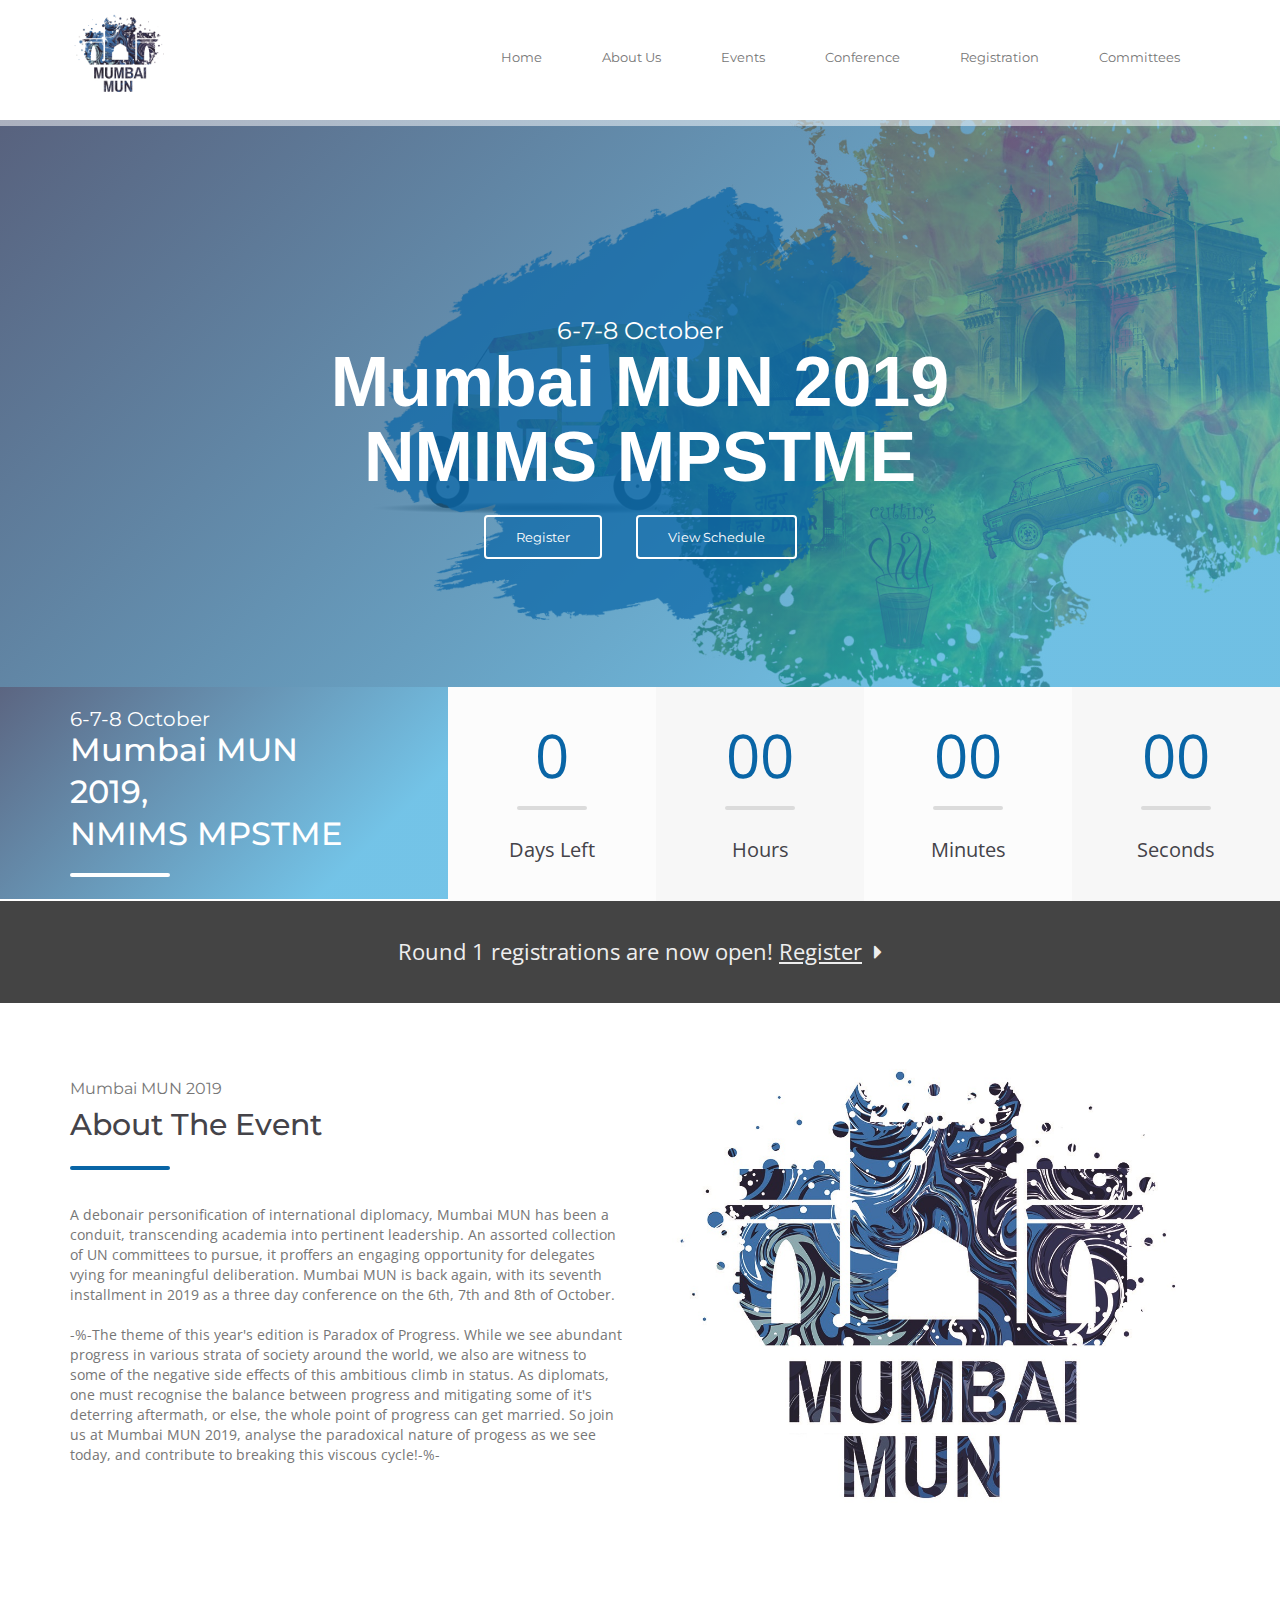
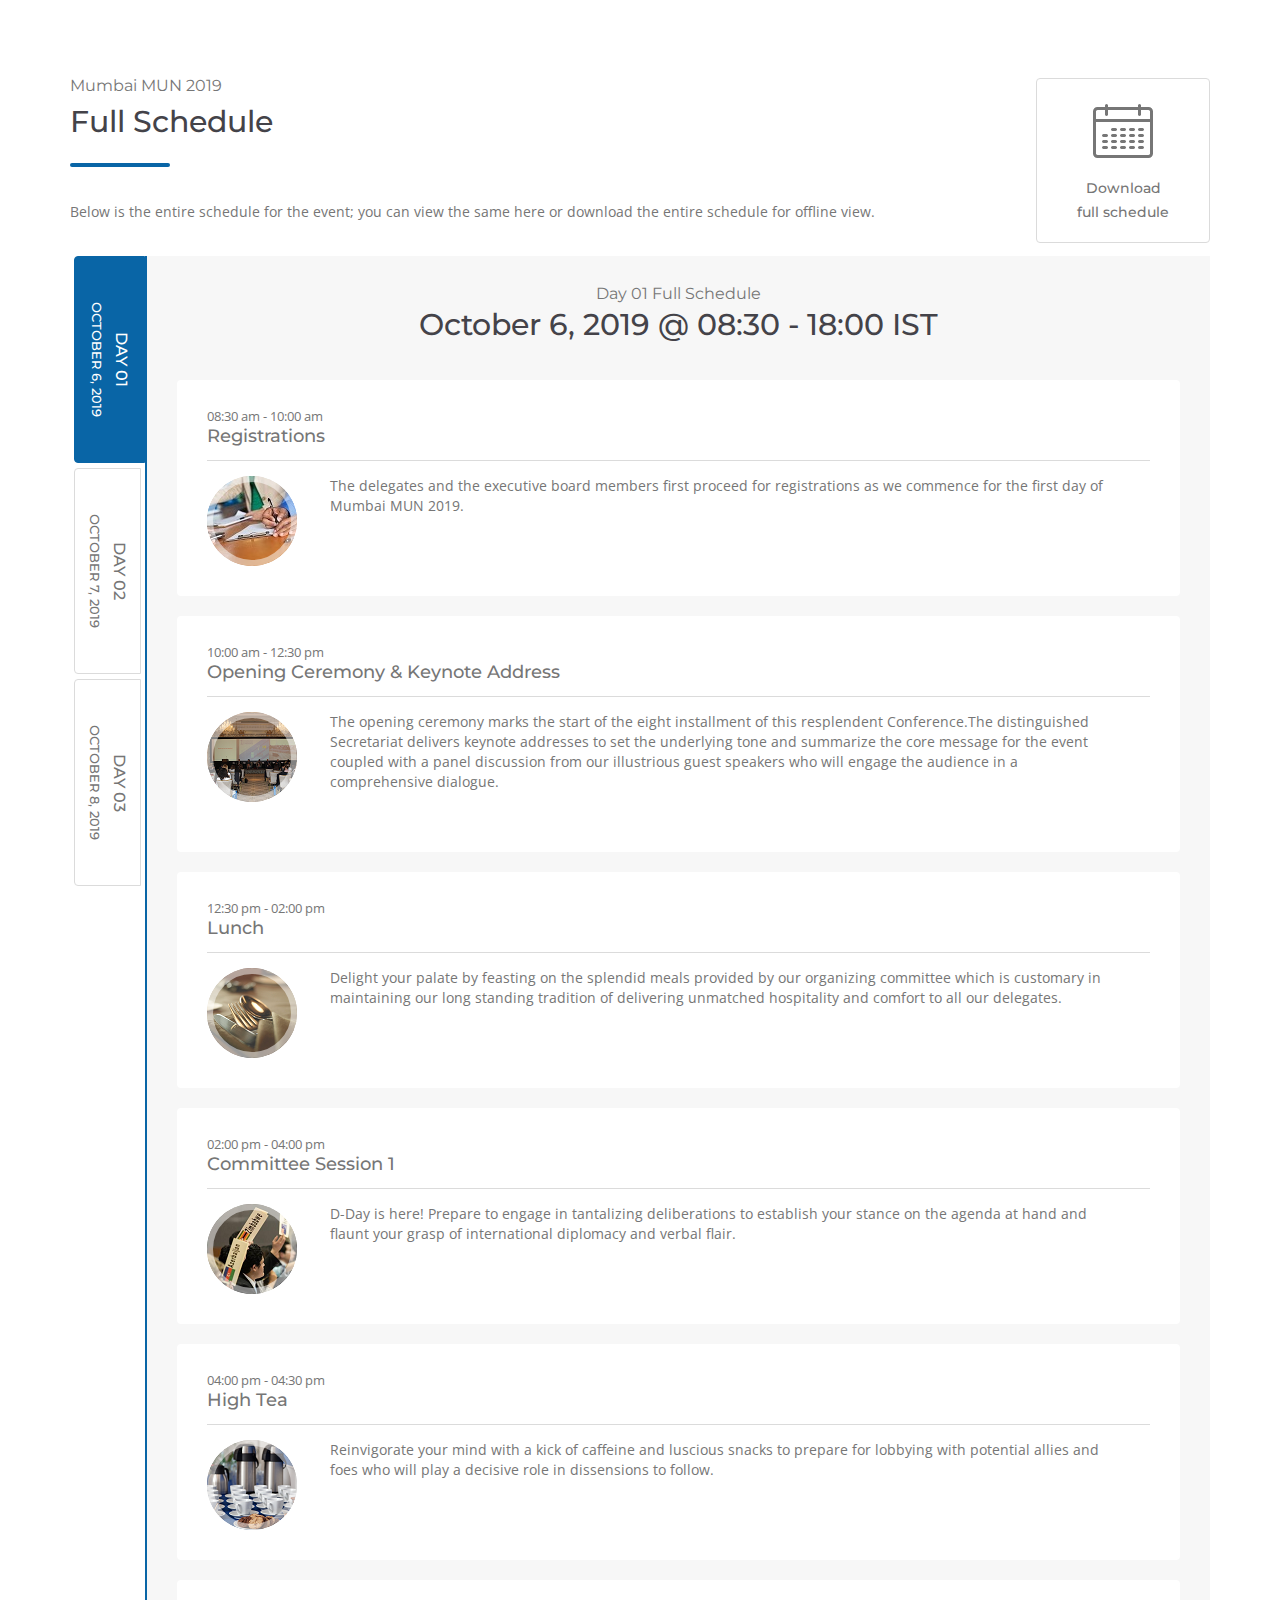
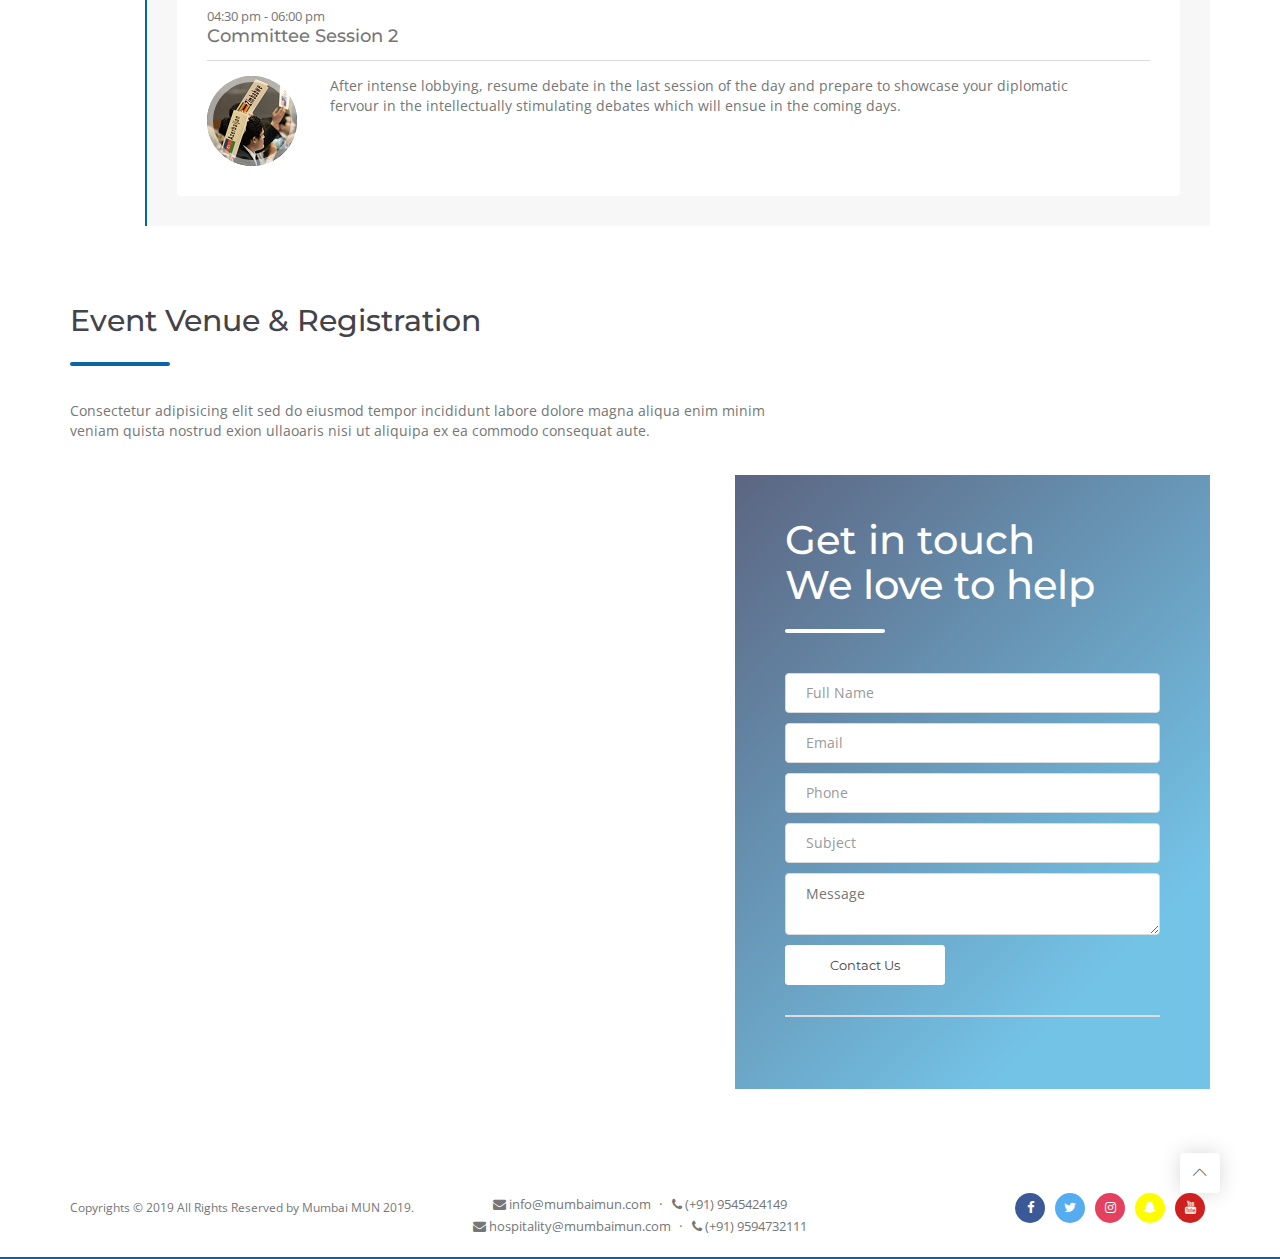
<file: index.html>
<!doctype html>
<!--[if lt IE 7]>		<html class="no-js lt-ie9 lt-ie8 lt-ie7" lang=""> <![endif]-->
<!--[if IE 7]>			<html class="no-js lt-ie9 lt-ie8" lang=""> <![endif]-->
<!--[if IE 8]>			<html class="no-js lt-ie9" lang=""> <![endif]-->
<!--[if gt IE 8]><!-->	<html class="no-js" lang="zxx"> <!--<![endif]-->

<meta http-equiv="content-type" content="text/html;charset=utf-8" />
<head>
	<meta charset="utf-8">
	<meta http-equiv="X-UA-Compatible" content="IE=edge">
	<title>Mumbai MUN 2019</title>
	<meta name="description" content="">
	<meta name="viewport" content="width=device-width, initial-scale=1">
	<link rel="apple-touch-icon" href="apple-touch-icon.png">
	<link rel="stylesheet" href="css/bootstrap.min.css">
	<link rel="stylesheet" href="css/normalize.css">
	<link rel="stylesheet" href="css/font-awesome.min.css">
	<link rel="stylesheet" href="css/icomoon.css">
	<link rel="stylesheet" href="css/owl.carousel.min.css">
	<link rel="stylesheet" href="css/customScrollbar.css">
	<link rel="stylesheet" href="css/photoswipe.css">
	<link rel="stylesheet" href="css/default-skin.css">
	<link rel="stylesheet" href="css/prettyPhoto.css">
	<link rel="stylesheet" href="css/animate.css">
	<link rel="stylesheet" href="css/transitions.css">
	<link rel="stylesheet" href="css/main.css">
	<link rel="stylesheet" href="css/color.css">
	<link rel="stylesheet" href="css/responsive.css">
	<script src="js/vendor/modernizr-2.8.3-respond-1.4.2.min.js"></script>

	<style>
	.tg-eventvenuecontent {
		padding: 0;
	}

	.tg-eventspeakerimg {
		margin: 0;
	}

	@media (min-width: 768px) {
		.col-sm-2 {
			width: 12.66666667%;
		}
	}


</style>
</head>
<body id="body" class="tg-home tg-homeone">
<!--[if lt IE 8]>
<p class="browserupgrade">You are using an <strong>outdated</strong> browser. Please <a href="http://browsehappy.com/">upgrade your browser</a> to improve your experience.</p>
<![endif]-->
<!--************************************
Wrapper Start
*************************************-->
<div id="tg-wrapper" class="tg-wrapper tg-haslayout">
<!--************************************
SideBar Navigation Start
*************************************-->
<div class="tg-sidenavholder">
	<div id="tg-sidenav" class="tg-sidenav">
		<a href="javascript:void(0);" class="tg-close"><i class="icon-cross"></i></a>
		<div id="tg-navscrollbar" class="tg-navscrollbar">
			<div class="tg-navhead">
				<strong class="tg-logo">
					<a href="index.html">
						<img src="images/logon.jpg" alt="MumbaiMUN2019">
					</a>
				</strong>
			</div>
<!--nav id="tg-navtwo" class="tg-nav">
<div id="tg-sidenavigation" class="tg-navigation">
<ul>
<li><a href="#">News</a></li>
<li><a href="#">News detail</a></li>
<li><a href="#">Coming soon</a></li>
<li><a href="#">Downloads</a></li>
<li><a href="#">Gallery</a></li>
<li><a href="#">FAQs</a></li>
<li><a href="#">Testimonials</a></li>
<li><a href="#">Accomodation</a></li>
</ul>
</div>
</nav-->

<div class="tg-sidenavbottom">
	<img src="images/icon.png" alt="image description">
	<ul class="tg-socialicons">
		<li class="tg-facebook"><a href="https://www.facebook.com/MumbaiModelUnitedNations/"><i class="fa fa-facebook"></i></a></li>
		<li class="tg-twitter"><a href="https://twitter.com/mumbaimodelun"><i class="fa fa-twitter"></i></a></li>
		<li class="tg-instagram"><a href="https://www.instagram.com/mumbaimun/"><i class="fa fa-instagram"></i></a></li>
		<li class="tg-snapchat"><a href="https://www.snapchat.com/add/mumbaimun"><i class="fa fa-snapchat-ghost"></i></a></li>
		<li class="tg-youtube"><a href="https://www.youtube.com/channel/UC4thjWQvfSFn5DHjn0j3GJQ"><i class="fa fa-youtube"></i></a></li>
	</ul>
	<p class="tg-copyrights">2019 All Rights Reserved By<span>© Mumbai MUN</span></p>
</div>
</div>
</div>
</div>
<!--************************************
SideBar Navigation End
*************************************-->
<!--************************************
Header Start
*************************************-->
<header id="tg-header" class="tg-header tg-haslayout" data-spy="affix" data-offset-top="10">
	<div class="container">
		<div class="row">
			<div class="col-xs-12 col-sm-12 col-md-12 col-lg-12">
				<strong class="tg-logo"><a href="index.html">
					<img src="images/logon.jpg" alt="MumbaiMUN2019"></a></strong>
					<div class="tg-navigationarea">
<!--a class="tg-btn tg-btnbecommember" href="javascript:void(0);"><span class="tg-badge">256 Left</span>Book Your Seat</a>
	<a id="tg-btnopenclose" class="tg-btnopenclose" href="javascript:void(0);"><i class="icon-menu"></i></a-->
		<nav id="tg-nav" class="tg-nav">
			<div class="navbar-header">
				<button type="button" class="navbar-toggle collapsed" data-toggle="collapse" data-target="#tg-navigation" aria-expanded="false">
					<span class="sr-only">Toggle navigation</span>
					<span class="icon-bar"></span>
					<span class="icon-bar"></span>
					<span class="icon-bar"></span>
				</button>
			</div>
			<div id="tg-navigation" class="collapse navbar-collapse tg-navigation">
				<ul>
					<li class="tg-active menu-item-has-children">
						<a href="index.html" class="external">Home</a>
					</li>
					<li>
						<a href="about.html">About Us</a>
						<ul class="sub-menu">
							<li><a href="about.html#mumbaimun" class="external">Mumbai MUN</a></li>
							<li><a href="about.html#mumbai" class="external">Mumbai</a></li>
							<li><a href="about.html#mpstme" class="external">NMIMS MPSTME</a></li>
							<li><a href="about.html#svkm" class="external">About SVKM</a></li>
							<li><a href="about.html#mun-society" class="external">About MUN Society</a></li>
							<li><a href="about.html#letter" class="external">Letter from SG</a></li>
						</ul>
					</li>
					<li>
						<a href="events.html">Events</a>
						<ul class="sub-menu">
							<li><a href="events.html#panel" class="external">Panel Discussion</a></li>
							<li><a href="events.html#formal" class="external">Formal Socials</a></li>
							<li><a href="events.html#informal" class="external">Informal Socials</a></li>
						</ul>
					</li>
					<li>
						<a href="conference.html">Conference</a>
						<ul class="sub-menu">
							<li><a href="conference.html#secretariat" class="external">Secretariat</a></li>
							<li><a href="conference.html#eb" class="external">Executive Board</a></li>
							<li><a href="conference.html#sponsors" class="external">Sponsors</a></li>
							<li><a href="conference.html#partners" class="external">MUN Partners</a></li>
							<li><a href="conference.html#media" class="external">Media & Collaboration</a></li>
						</ul>
					</li>
					<li>
						<a href="register.html">Registration</a>
						<ul class="sub-menu">
							<li><a href="register.html#register" class="external">Register</a></li>
							<li><a href="register.html#payment" class="external">Payment</a></li>
							<li><a href="register.html#hospitality" class="external">Hospitality</a></li>
							<li><a href="register.html#contact" class="external">Contact Us</a></li>
						</ul>
					</li>
					<li>
						<a href="committees.html">Committees</a>
						<ul class="sub-menu">
							<li><a href="committees.html#committees" class="external">Committees</a></li>
							<li><a href="committees.html#matrix" class="external">Country Matrix</a></li>
							<li><a href="committees.html#allotments" class="external">Allotments</a></li>
							<li><a href="committees.html#guides" class="external">Study Guides</a></li>
						</ul>
					</li>
				</ul>
			</div>
		</nav>
	</div>
</div>
</div>
</div>
</header>
<!--************************************
Header End
*************************************-->
<!--************************************
Home Slider Start
*************************************-->
<div id="tg-homebanner" class="tg-homebanner tg-haslayout">
	<figure class="tg-themepostimg">
		<img src="images/banner/slider-1.jpg" alt="image description">
		<figcaption>
			<div class="tg-bannercontent" data-tilt >
				<span class="tg-datetime">6-7-8 October</span>
				<h1>Mumbai MUN 2019<span>NMIMS MPSTME</span></h1>
				<div class="tg-speakerinfo">
<!--div class="tg-authorholder">
<img src="images/author-img.jpg" alt="image description">
<div class="tg-authorcontent">
<div class="tg-speakername">
<span class="tg-eventcatagory">Secretary General</span>
<h2>Rini Antony</h2>
<a class="tg-btnviewall" href="#">View team</a>
</div>
</div>
</div-->
<div class="tg-btnwhite">
	<a class="tg-btn" href="register.html#register">Register</a>
	<a class="tg-btn" href="#tg-schedule">View Schedule</a>
</div>
</div>
</div>
</figcaption>
</figure>
</div>
<!--************************************
Home Slider End
*************************************-->
<!--************************************
Main Start
*************************************-->
<main id="tg-main" class="tg-main tg-haslayout">
<!--************************************
Event Counter Start
*************************************-->
<section class="tg-haslayout">
	<div class="container-fluid">
		<div class="row">
			<div class="tg-counterarea">
				<div class="tg-eventinfo">
					<figure class="tg-themepostimg">
						<img src="images/background640.png" alt="image description">
						<figcaption>
<!--a class="tg-btnaddtocalendar tg-tooltip" href="javascript:void(0);" data-toggle="tooltip" data-placement="top" title="Add to calendar">
<i class="icon-calendar-full"></i>
</a-->
<time class="tg-timedate" datetime="2019-10-06">6-7-8 October</time>
<h2>Mumbai MUN 2019,<span>NMIMS MPSTME</span></h2>
</figcaption>
</figure>
</div>
<div id="tg-upcomingeventcounter" class="tg-upcomingeventcounter"></div>
</div>
</div>
</div>
</section>
<!--************************************
Event Counter End
*************************************-->
<!--************************************
Register Banner Start
*************************************-->
<section class="tg-haslayout">
	<div class="container-fluid">
		<div class="row">
			<a href="register.html#register">
				<div class="tg-regbanner">
					<p class="bannertext">Round 1 registrations are now open! <u>Register</u>&nbsp;&nbsp;<i class="fa fa-caret-right"></i></p>
				</div>
			</a>
		</div>
	</div>
</section>
<!--************************************
Register Banner End
*************************************-->
<!--************************************
About Us Start
*************************************-->
<section class="tg-sectionspace tg-haslayout">
	<div class="container">
		<div class="row">
			<div class="tg-aboutus">
				<div class="col-xs-12 col-sm-12 col-md-6 col-lg-6">
					<div class="tg-textshortcode">
						<div class="tg-sectionhead tg-textalignleft">
							<div class="tg-sectionheading">
								<span>Mumbai MUN 2019</span>
								<h2>About the event</h2>
							</div>
							<div class="tg-description">
								<p>
									A debonair personification of international diplomacy, Mumbai MUN has been a conduit, transcending academia into pertinent leadership. An assorted collection of UN committees to pursue, it proffers an engaging opportunity for delegates vying for meaningful deliberation. Mumbai MUN is back again, with its seventh installment in 2019 as a three day conference on the 6th, 7th and 8th of October.
									<br><br>
									-%-The theme of this year's edition is Paradox of Progress. While we see abundant progress in various strata of society around the world, we also are witness to some of the negative side effects of this ambitious climb in status. As diplomats, one must recognise the balance between progress and mitigating some of it's deterring aftermath, or else, the whole point of progress can get married. So join us at Mumbai MUN 2019, analyse the paradoxical nature of progess as we see today, and contribute to breaking this viscous cycle!-%-
								</p>
							</div>
<!--div class="tg-btnarea">
<a class="tg-btn" href="#">Register</a>
<a class="tg-btn" href="#">Find Out More</a>
</div-->
</div>
</div>
</div>
<div class="col-xs-12 col-sm-12 col-md-6 col-lg-6">
	<div class="tg-videoarea">
		<figure>
			<img src="images/logon.jpg" alt="image description">
		</figure>
	</div>
</div>
</div>
</div>
</div>
</section>
<!--************************************
About Us End
*************************************-->
<!--************************************
Confrences Start
*************************************-->
<section id="tg-schedule" class="tg-sectionspace tg-haslayout">
	<div class="container">
		<div class="row">
			<div class="tg-eventconfrences">
				<div class="col-xs-12 col-sm-12 col-md-12 col-lg-12">
					<div class="tg-headholder">
						<div class="tg-sectionhead tg-textalignleft">
							<div class="tg-sectionheading">
								<span>Mumbai MUN 2019</span>
								<h2>Full schedule</h2>
							</div>
							<div class="tg-description">
								<p>Below is the entire schedule for the event; you can view the same here or download the entire schedule for offline view.</p>
							</div>
							<a class="tg-btndownload" href="javascript:void(0);"><i class="icon-calendar-full"></i><span>Download<em>full schedule</em></span></a>
						</div>
					</div>
					<div class="tg-eventscheduletabs">
						<ul class="tg-eventschedulenav" role="tablist">
							<li role="presentation" class="active"><a href="#day-one" aria-controls="day-one" role="tab" data-toggle="tab">Day 01<span>October 6, 2019</span></a></li>
							<li role="presentation"><a href="#day-two" aria-controls="day-two" role="tab" data-toggle="tab">Day 02<span>October 7, 2019</span></a></li>
							<li role="presentation"><a href="#day-three" aria-controls="day-three" role="tab" data-toggle="tab">Day 03<span>October 8, 2019</span></a></li>
						</ul>
						<div class="tg-eventschedulecontent tab-content">
							<div role="tabpanel" class="tab-pane active" id="day-one">
								<div class="tg-eventschaduletime">
									<h2>Day 01 full schedule</h2>
									<h3>October 6, 2019 @ 08:30 - 18:00 IST</h3>
								</div>
								<div class="tg-eventvenuetabs">
									<div class="tg-eventvenuecontent tab-content">
										<div class="tg-event">
											<div class="tg-eventhead">
												<div class="tg-leftarea">
													<time datetime="2019-10-06">08:30 am - 10:00 am</time>
													<div class="tg-title">
														<h2>Registrations</h2>
													</div>
												</div>
											</div>
											<div class="row">
												<div class="col-xs-12 col-sm-2">
													<figure class="tg-eventspeakerimg">
														<img src="images/speakers/reg.jpg" alt="image description">
													</figure>
												</div>
												<div class="col-xs-12 col-sm-10">
													<div class="tg-description">
														<p>The delegates and the executive board members first proceed for registrations as we commence for the first day of Mumbai MUN 2019.</p>
													</div>
												</div>
											</div>
										</div>
										<div class="tg-event">
											<div class="tg-eventhead">
												<div class="tg-leftarea">
													<time datetime="2019-10-06">10:00 am - 12:30 pm</time>
													<div class="tg-title">
														<h2>Opening Ceremony &amp; Keynote Address</h2>
													</div>
												</div>
											</div>
											<div class="row">
												<div class="col-xs-12 col-sm-2">
													<figure class="tg-eventspeakerimg">
														<img src="images/speakers/opencer.png" alt="image description">
													</figure>
												</div>
												<div class="col-xs-12 col-sm-10">
													<div class="tg-description">
														<p>The opening ceremony marks the start of the eight installment of this resplendent Conference.The distinguished Secretariat delivers keynote addresses to set the underlying tone and summarize the core message for the event coupled with a panel discussion from our illustrious guest speakers who will engage the audience in a comprehensive dialogue.</p>
													</div>
												</div>
											</div>
										</div>
										<div class="tg-event">
											<div class="tg-eventhead">
												<div class="tg-leftarea">
													<time datetime="2019-10-06">12:30 pm - 02:00 pm</time>
													<div class="tg-title">
														<h2>Lunch</h2>
													</div>
												</div>
											</div>
											<div class="row">
												<div class="col-xs-12 col-sm-2">
													<figure class="tg-eventspeakerimg">
														<img src="images/speakers/lunch.png" alt="image description">
													</figure>
												</div>
												<div class="col-xs-12 col-sm-10">
													<div class="tg-description">
														<p>Delight your palate by feasting on the splendid meals provided by our organizing committee which is customary in maintaining our long standing tradition of delivering unmatched hospitality and comfort to all our delegates.</p>
													</div>
												</div>
											</div>
										</div>
										<div class="tg-event">
											<div class="tg-eventhead">
												<div class="tg-leftarea">
													<time datetime="2019-10-06">02:00 pm - 04:00 pm</time>
													<div class="tg-title">
														<h2>Committee Session 1</h2>
													</div>
												</div>
											</div>
											<div class="row">
												<div class="col-xs-12 col-sm-2">
													<figure class="tg-eventspeakerimg">
														<img src="images/speakers/session.png" alt="image description">
													</figure>
												</div>
												<div class="col-xs-12 col-sm-10">
													<div class="tg-description">
														<p>D-Day is here! Prepare to engage in tantalizing deliberations to establish your stance on the agenda at hand and flaunt your grasp of international diplomacy and verbal flair.</p>
													</div>
												</div>
											</div>
										</div>
										<div class="tg-event">
											<div class="tg-eventhead">
												<div class="tg-leftarea">
													<time datetime="2019-10-06">04:00 pm - 04:30 pm</time>
													<div class="tg-title">
														<h2>High Tea</h2>
													</div>
												</div>
											</div>
											<div class="row">
												<div class="col-xs-12 col-sm-2">
													<figure class="tg-eventspeakerimg">
														<img src="images/speakers/tea.png" alt="image description">
													</figure>
												</div>
												<div class="col-xs-12 col-sm-10">
													<div class="tg-description">
														<p>Reinvigorate your mind with a kick of caffeine and luscious snacks to prepare for lobbying with potential allies and foes who will play a decisive role in dissensions to follow.</p>
													</div>
												</div>
											</div>
										</div>
										<div class="tg-event">
											<div class="tg-eventhead">
												<div class="tg-leftarea">
													<time datetime="2019-10-06">04:30 pm - 06:00 pm</time>
													<div class="tg-title">
														<h2>Committee Session 2</h2>
													</div>
												</div>
											</div>
											<div class="row">
												<div class="col-xs-12 col-sm-2">
													<figure class="tg-eventspeakerimg">
														<img src="images/speakers/session.png" alt="image description">
													</figure>
												</div>
												<div class="col-xs-12 col-sm-10">
													<div class="tg-description">
														<p>After intense lobbying, resume debate in the last session of the day and prepare to showcase your diplomatic fervour in the intellectually stimulating debates which will ensue in the coming days.</p>
													</div>
												</div>
											</div>
										</div>
									</div>
								</div>
							</div>
							<div role="tabpanel" class="tab-pane" id="day-two">
								<div class="tg-eventschaduletime">
									<h2>Day 02 full schedule</h2>
									<h3>October 7, 2019 @ 08 - 18 IST</h3>
								</div>
								<div class="tg-eventvenuetabs">
									<div class="tg-eventvenuecontent tab-content">
										<div class="tg-event">
											<div class="tg-eventhead">
												<div class="tg-leftarea">
													<time datetime="2019-10-07">08:00 am - 10:00 am</time>
													<div class="tg-title">
														<h2>Breakfast</h2>
													</div>
												</div>
											</div>
											<div class="row">
												<div class="col-xs-12 col-sm-2">
													<figure class="tg-eventspeakerimg">
														<img src="images/speakers/lunch.png" alt="image description">
													</figure>
												</div>
												<div class="col-xs-12 col-sm-10">
													<div class="tg-description">
														<p>Prepare yourself for a competitive session of debating and lobbying and begin the second day of the conference with a scrumptious serving provided by our organizing committee.</p>
													</div>
												</div>
											</div>
										</div>
										<div class="tg-event">
											<div class="tg-eventhead">
												<div class="tg-leftarea">
													<time datetime="2019-10-07">10:00 am - 01:00 pm</time>
													<div class="tg-title">
														<h2>Committee Session 3</h2>
													</div>
												</div>
											</div>
											<div class="row">
												<div class="col-xs-12 col-sm-2">
													<figure class="tg-eventspeakerimg">
														<img src="images/speakers/session.png" alt="image description">
													</figure>
												</div>
												<div class="col-xs-12 col-sm-10">
													<div class="tg-description">
														<p>Immerse into your diplomatic demeanor with the commencement of the first session of the day. With your thoughts put on ice, enter into the heat of the debate for the second day.</p>
													</div>
												</div>
											</div>
										</div>
										<div class="tg-event">
											<div class="tg-eventhead">
												<div class="tg-leftarea">
													<time datetime="2019-10-07">01:00 pm - 02:00 pm</time>
													<div class="tg-title">
														<h2>Lunch</h2>
													</div>
												</div>
											</div>
											<div class="row">
												<div class="col-xs-12 col-sm-2">
													<figure class="tg-eventspeakerimg">
														<img src="images/speakers/lunch.png" alt="image description">
													</figure>
												</div>
												<div class="col-xs-12 col-sm-10">
													<div class="tg-description">
														<p>Mollify your tastebuds with the saporous lunch provided at the end of the third session, which can also be utilised as an unmoderated caucus to garner votes, form alliances and pivot the flow of debate towards your advantage.</p>
													</div>
												</div>
											</div>
										</div>
										<div class="tg-event">
											<div class="tg-eventhead">
												<div class="tg-leftarea">
													<time datetime="2019-10-07">02:00 pm - 04:00 pm</time>
													<div class="tg-title">
														<h2>Committee Session 4</h2>
													</div>
												</div>
											</div>
											<div class="row">
												<div class="col-xs-12 col-sm-2">
													<figure class="tg-eventspeakerimg">
														<img src="images/speakers/session.png" alt="image description">
													</figure>
												</div>
												<div class="col-xs-12 col-sm-10">
													<div class="tg-description">
														<p>The time utilized by the delegates during lunch determines the propensity of this session. With flare and zeal, this session will emphasize on the solutions to address the agenda of the committee.</p>
													</div>
												</div>
											</div>
										</div>
										<div class="tg-event">
											<div class="tg-eventhead">
												<div class="tg-leftarea">
													<time datetime="2019-10-07">04:00 pm - 04:30 pm</time>
													<div class="tg-title">
														<h2>High Tea</h2>
													</div>
												</div>
											</div>
											<div class="row">
												<div class="col-xs-12 col-sm-2">
													<figure class="tg-eventspeakerimg">
														<img src="images/speakers/tea.png" alt="image description">
													</figure>
												</div>
												<div class="col-xs-12 col-sm-10">
													<div class="tg-description">
														<p>Reinvigorate your mind with a kick of caffeine and luscious snacks to prepare for lobbying with potential allies and foes who will play a decisive role in dissensions to follow.</p>
													</div>
												</div>
											</div>
										</div>
										<div class="tg-event">
											<div class="tg-eventhead">
												<div class="tg-leftarea">
													<time datetime="2019-10-07">04:30 pm - 06:00 pm</time>
													<div class="tg-title">
														<h2>Committee Session 5</h2>
													</div>
												</div>
											</div>
											<div class="row">
												<div class="col-xs-12 col-sm-2">
													<figure class="tg-eventspeakerimg">
														<img src="images/speakers/session.png" alt="image description">
													</figure>
												</div>
												<div class="col-xs-12 col-sm-10">
													<div class="tg-description">
														<p>This session will be a crucial juncture for you. The blocs formed in the committee are discernible at this point of time. The session marks the budding of the paperwork from the delegates for a resolution/ press release from the committee. Pragmatically approach the scenario in the committee and end the day on a high note.</p>
													</div>
												</div>
											</div>
										</div>
									</div>
								</div>
							</div>
							<div role="tabpanel" class="tab-pane" id="day-three">
								<div class="tg-eventschaduletime">
									<h2>Day 03 full schedule</h2>
									<h3>October 8, 2019 @ 08 - 18 IST</h3>
								</div>
								<div class="tg-eventvenuetabs">
									<div class="tg-eventvenuecontent tab-content">
										<div class="tg-event">
											<div class="tg-eventhead">
												<div class="tg-leftarea">
													<time datetime="2019-10-08">08:00 am - 10:00 am</time>
													<div class="tg-title">
														<h2>Breakfast</h2>
													</div>
												</div>
											</div>
											<div class="row">
												<div class="col-xs-12 col-sm-2">
													<figure class="tg-eventspeakerimg">
														<img src="images/speakers/lunch.png" alt="image description">
													</figure>
												</div>
												<div class="col-xs-12 col-sm-10">
													<div class="tg-description">
														<p>With yet another day of intense diplomacy to look forward to, a hearty breakfast is a must!<br>
															So, eat some breakfast and get ready to change the world!
														</p>
													</div>
												</div>
											</div>
										</div>
										<div class="tg-event">
											<div class="tg-eventhead">
												<div class="tg-leftarea">
													<time datetime="2019-10-08">10:00 am - 01:00 pm</time>
													<div class="tg-title">
														<h2>Committee Session 6</h2>
													</div>
												</div>
											</div>
											<div class="row">
												<div class="col-xs-12 col-sm-2">
													<figure class="tg-eventspeakerimg">
														<img src="images/speakers/session.png" alt="image description">
													</figure>
												</div>
												<div class="col-xs-12 col-sm-10">
													<div class="tg-description">
														<p>After two days of intense debate, the moment of truth is finally here. Dot the I’s and cross the T’s as delegates across all committees strive to ensure that their agenda is taken care of, as tough negotiations ensue. </p>
													</div>
												</div>
											</div>
										</div>
										<div class="tg-event">
											<div class="tg-eventhead">
												<div class="tg-leftarea">
													<time datetime="2019-10-08">01:00 pm - 02:00 pm</time>
													<div class="tg-title">
														<h2>Lunch</h2>
													</div>
												</div>
											</div>
											<div class="row">
												<div class="col-xs-12 col-sm-2">
													<figure class="tg-eventspeakerimg">
														<img src="images/speakers/lunch.png" alt="image description">
													</figure>
												</div>
												<div class="col-xs-12 col-sm-10">
													<div class="tg-description">
														<p>Indulge in a delectable lunch, with last-minute lobbying that can make or break days worth of deliberation. But in all the frantic discussions and pursuing last-minute votes, do not forget to treat your palate to the epitome of culinary excellence. Bon Appétit!</p>
													</div>
												</div>
											</div>
										</div>
										<div class="tg-event">
											<div class="tg-eventhead">
												<div class="tg-leftarea">
													<time datetime="2019-10-08">02:00 pm - 04:00 pm</time>
													<div class="tg-title">
														<h2>Committee Session 7</h2>
													</div>
												</div>
											</div>
											<div class="row">
												<div class="col-xs-12 col-sm-2">
													<figure class="tg-eventspeakerimg">
														<img src="images/speakers/session.png" alt="image description">
													</figure>
												</div>
												<div class="col-xs-12 col-sm-10">
													<div class="tg-description">
														<p>Revel in the pinnacle of diplomatic success after what has been the greatest test of diplomatic powers! The fate of the world hangs in balance, and it all depends on the delegates to alter its course. The paradox of progress is bound to leave its mark, even as the delegates strive to ensure that justice and peace prevails. </p>
													</div>
												</div>
											</div>
										</div>
										<div class="tg-event">
											<div class="tg-eventhead">
												<div class="tg-leftarea">
													<time datetime="2019-10-08">04:00 pm - 04:30 pm</time>
													<div class="tg-title">
														<h2>High Tea</h2>
													</div>
												</div>
											</div>
											<div class="row">
												<div class="col-xs-12 col-sm-2">
													<figure class="tg-eventspeakerimg">
														<img src="images/speakers/tea.png" alt="image description">
													</figure>
												</div>
												<div class="col-xs-12 col-sm-10">
													<div class="tg-description">
														<p>All the adrenaline and the exhilaration of victory is bound to leave our delegates famished. So wind back and enjoy appetizing snacks in the company of newly made friends and a plethora of memories!</p>
													</div>
												</div>
											</div>
										</div>
										<div class="tg-event">
											<div class="tg-eventhead">
												<div class="tg-leftarea">
													<time datetime="2019-10-08">04:30 pm - 06:00 pm</time>
													<div class="tg-title">
														<h2>Closing Ceremony</h2>
													</div>
												</div>
											</div>
											<div class="row">
												<div class="col-xs-12 col-sm-2">
													<figure class="tg-eventspeakerimg">
														<img src="images/speakers/closecer.png" alt="image description">
													</figure>
												</div>
												<div class="col-xs-12 col-sm-10">
													<div class="tg-description">
														<p>The time has come to bid adieu to what has hopefully been an enchanting experience, here at Mumbai MUN 2019. Participate in an elegant ceremony that not only celebrates the best diplomatic skills across all committees but also the alluring spirit of diplomacy!</p>
													</div>
												</div>
											</div>
										</div>
									</div>
								</div>
							</div>
						</div>
					</div>
				</div>
			</div>
		</div>
	</div>
</section>
<!--************************************
Confrences End
*************************************-->
<!--************************************
Testimonials Start
*************************************>
<div class="tg-sectionspace tg-haslayout tg-bgtestimonials">
<div class="container">
<div class="row">
<div class="col-xs-12 col-xs-offset-0 col-sm-12 col-sm-offset-0 col-md-10 col-md-offset-1 col-lg-10 col-lg-offset-1">
<div class="tg-testimonials">
<div id="tg-testimonialslider" class="tg-testimonialslider tg-testimonial owl-carousel fadeIn">
<div class="item">
<div class="tg-testimonialcontent">
<span class="tg-clientname">Jhon doe, Attendee</span>
<blockquote>
<q>“The best decision ever made for grand event
on self grooming in california.”</q>
</blockquote>
<img src="images/quotes.png" alt="image description">
</div>
</div>
<div class="item">
<div class="tg-testimonialcontent">
<span class="tg-clientname">Jhon doe, Attendee</span>
<blockquote>
<q>“The best decision ever made for grand event
on self grooming in california.”</q>
</blockquote>
<img src="images/quotes.png" alt="image description">
</div>
</div>
<div class="item">
<div class="tg-testimonialcontent">
<span class="tg-clientname">Jhon doe, Attendee</span>
<blockquote>
<q>“The best decision ever made for grand event
on self grooming in california.”</q>
</blockquote>
<img src="images/quotes.png" alt="image description">
</div>
</div>
</div>
</div>
</div>
</div>
</div>
</div>
<************************************
Testimonials End
*************************************-->
<!--************************************
Speakers Start
*************************************>
<section id="tg-speakers" class="tg-sectionspace tg-haslayout">
<div class="container">
<div class="row">
<div class="col-xs-offset-0 col-xs-12 col-sm-offset-0 col-sm-12 col-md-offset-2 col-md-8 col-lg-offset-2 col-lg-8">
<div class="tg-sectionhead">
<div class="tg-sectionheading">
<span>Speakers from around the world</span>
<h2>Professional event speakers</h2>
</div>
<div class="tg-description">
<p>Consectetur adipisicing elit sed do eiusmod tempor incididunt labore dolore magna aliqua enim ad minim veniam quis nostrud exercitation ullamcoaris nisi ut aliquipa ex ea commodo consequat aute irure.</p>
</div>
</div>
</div>
<div id="tg-eventspeakerslider" class="tg-eventspeakerslider tg-speakers owl-carousel">
<div class="item tg-speaker">
<figure class="tg-speakerimg">
<img src="images/speakers/img-01.jpg" alt="image description">
</figure>
<div class="tg-contentbox">
<div class="tg-title">
<h2><a href="javascript:void(0);">Kenneth kneeland</a></h2>
<span>Manager, CEO</span>
</div>
<div class="tg-description">
<p>Consectetur adipisicing elit sed doismod tempor incididunt labore</p>
</div>
<ul class="tg-socialicons">
<li class="tg-facebook"><a href="javascript:void(0);"><i class="fa fa-facebook"></i></a></li>
<li class="tg-twitter"><a href="javascript:void(0);"><i class="fa fa-twitter"></i></a></li>
<li class="tg-linkedin"><a href="javascript:void(0);"><i class="fa fa-linkedin"></i></a></li>
<li class="tg-googleplus"><a href="javascript:void(0);"><i class="fa fa-google-plus"></i></a></li>
<li class="tg-rss"><a href="javascript:void(0);"><i class="fa fa-rss"></i></a></li>
</ul>
</div>
</div>
<div class="item tg-speaker">
<figure class="tg-speakerimg">
<img src="images/speakers/img-02.jpg" alt="image description">
</figure>
<div class="tg-contentbox">
<div class="tg-title">
<h2><a href="javascript:void(0);">Kenneth kneeland</a></h2>
<span>Manager, CEO</span>
</div>
<div class="tg-description">
<p>Consectetur adipisicing elit sed doismod tempor incididunt labore</p>
</div>
<ul class="tg-socialicons">
<li class="tg-facebook"><a href="javascript:void(0);"><i class="fa fa-facebook"></i></a></li>
<li class="tg-twitter"><a href="javascript:void(0);"><i class="fa fa-twitter"></i></a></li>
<li class="tg-linkedin"><a href="javascript:void(0);"><i class="fa fa-linkedin"></i></a></li>
<li class="tg-googleplus"><a href="javascript:void(0);"><i class="fa fa-google-plus"></i></a></li>
<li class="tg-rss"><a href="javascript:void(0);"><i class="fa fa-rss"></i></a></li>
</ul>
</div>
</div>
<div class="item tg-speaker">
<figure class="tg-speakerimg">
<img src="images/speakers/img-03.jpg" alt="image description">
</figure>
<div class="tg-contentbox">
<div class="tg-title">
<h2><a href="javascript:void(0);">Kenneth kneeland</a></h2>
<span>Manager, CEO</span>
</div>
<div class="tg-description">
<p>Consectetur adipisicing elit sed doismod tempor incididunt labore</p>
</div>
<ul class="tg-socialicons">
<li class="tg-facebook"><a href="javascript:void(0);"><i class="fa fa-facebook"></i></a></li>
<li class="tg-twitter"><a href="javascript:void(0);"><i class="fa fa-twitter"></i></a></li>
<li class="tg-linkedin"><a href="javascript:void(0);"><i class="fa fa-linkedin"></i></a></li>
<li class="tg-googleplus"><a href="javascript:void(0);"><i class="fa fa-google-plus"></i></a></li>
<li class="tg-rss"><a href="javascript:void(0);"><i class="fa fa-rss"></i></a></li>
</ul>
</div>
</div>
<div class="item tg-speaker">
<figure class="tg-speakerimg">
<img src="images/speakers/img-04.jpg" alt="image description">
</figure>
<div class="tg-contentbox">
<div class="tg-title">
<h2><a href="javascript:void(0);">Kenneth kneeland</a></h2>
<span>Manager, CEO</span>
</div>
<div class="tg-description">
<p>Consectetur adipisicing elit sed doismod tempor incididunt labore</p>
</div>
<ul class="tg-socialicons">
<li class="tg-facebook"><a href="javascript:void(0);"><i class="fa fa-facebook"></i></a></li>
<li class="tg-twitter"><a href="javascript:void(0);"><i class="fa fa-twitter"></i></a></li>
<li class="tg-linkedin"><a href="javascript:void(0);"><i class="fa fa-linkedin"></i></a></li>
<li class="tg-googleplus"><a href="javascript:void(0);"><i class="fa fa-google-plus"></i></a></li>
<li class="tg-rss"><a href="javascript:void(0);"><i class="fa fa-rss"></i></a></li>
</ul>
</div>
</div>
<div class="item tg-speaker">
<figure class="tg-speakerimg">
<img src="images/speakers/img-01.jpg" alt="image description">
</figure>
<div class="tg-contentbox">
<div class="tg-title">
<h2><a href="javascript:void(0);">Kenneth kneeland</a></h2>
<span>Manager, CEO</span>
</div>
<div class="tg-description">
<p>Consectetur adipisicing elit sed doismod tempor incididunt labore</p>
</div>
<ul class="tg-socialicons">
<li class="tg-facebook"><a href="javascript:void(0);"><i class="fa fa-facebook"></i></a></li>
<li class="tg-twitter"><a href="javascript:void(0);"><i class="fa fa-twitter"></i></a></li>
<li class="tg-linkedin"><a href="javascript:void(0);"><i class="fa fa-linkedin"></i></a></li>
<li class="tg-googleplus"><a href="javascript:void(0);"><i class="fa fa-google-plus"></i></a></li>
<li class="tg-rss"><a href="javascript:void(0);"><i class="fa fa-rss"></i></a></li>
</ul>
</div>
</div>
<div class="item tg-speaker">
<figure class="tg-speakerimg">
<img src="images/speakers/img-02.jpg" alt="image description">
</figure>
<div class="tg-contentbox">
<div class="tg-title">
<h2><a href="javascript:void(0);">Kenneth kneeland</a></h2>
<span>Manager, CEO</span>
</div>
<div class="tg-description">
<p>Consectetur adipisicing elit sed doismod tempor incididunt labore</p>
</div>
<ul class="tg-socialicons">
<li class="tg-facebook"><a href="javascript:void(0);"><i class="fa fa-facebook"></i></a></li>
<li class="tg-twitter"><a href="javascript:void(0);"><i class="fa fa-twitter"></i></a></li>
<li class="tg-linkedin"><a href="javascript:void(0);"><i class="fa fa-linkedin"></i></a></li>
<li class="tg-googleplus"><a href="javascript:void(0);"><i class="fa fa-google-plus"></i></a></li>
<li class="tg-rss"><a href="javascript:void(0);"><i class="fa fa-rss"></i></a></li>
</ul>
</div>
</div>
</div>
</div>
</div>
</section>
<************************************
Speakers End
*************************************-->
<!--************************************
Ask Question Start
*************************************>
<section class="tg-askquestions tg-haslayout tg-sectionspace tg-bglight">
<div class="container">
<div class="row">
<div class="col-xs-12 col-sm-12 col-md-7 col-lg-7">
<div class="tg-faqs">
<div class="tg-sectionhead tg-textalignleft">
<div class="tg-sectionheading">
<span>Never hesitate to ask</span>
<h2>Frequent asked questions</h2>
</div>
</div>
<div id="tg-accordion" class="tg-accordion" role="tablist" aria-multiselectable="true">
<div class="tg-panel">
<h4><span>Q.</span>Consectetur adipisicing elit, sed do eiusmod?</h4>
<div class="tg-panelcontent">
<div class="tg-description">
<p><span>A.</span>Sed do eiusmod tempor incididunt ut labore et dolore magna aliqua. Ut eni minim veniam, quis nostrud exercitation ullamco laboris nisi ut aliquip exea commodo consequat aute irure dolor.</p>
</div>
</div>
</div>
<div class="tg-panel">
<h4><span>Q.</span>Nisi ut aliquip ex ea commodo consequat?</h4>
<div class="tg-panelcontent">
<div class="tg-description">
<p><span>A.</span>Sed do eiusmod tempor incididunt ut labore et dolore magna aliqua. Ut eni minim veniam, quis nostrud exercitation ullamco laboris nisi ut aliquip exea commodo consequat aute irure dolor.</p>
</div>
</div>
</div>
<div class="tg-panel">
<h4><span>Q.</span>Tempor incididunt ut labore?</h4>
<div class="tg-panelcontent">
<div class="tg-description">
<p><span>A.</span>Sed do eiusmod tempor incididunt ut labore et dolore magna aliqua. Ut eni minim veniam, quis nostrud exercitation ullamco laboris nisi ut aliquip exea commodo consequat aute irure dolor.</p>
</div>
</div>
</div>
<div class="tg-panel">
<h4><span>Q.</span>Dolore magna aliqua enim ad minim?</h4>
<div class="tg-panelcontent">
<div class="tg-description">
<p><span>A.</span>Sed do eiusmod tempor incididunt ut labore et dolore magna aliqua. Ut eni minim veniam, quis nostrud exercitation ullamco laboris nisi ut aliquip exea commodo consequat aute irure dolor.</p>
</div>
</div>
</div>
</div>
<a class="tg-btn" href="javascript:void(0);">View All</a>
</div>
</div>
<div class="col-xs-12 col-sm-12 col-md-5 col-lg-5">
<div class="tg-askquestion">
<div class="tg-heading">
<h2>Didn't find yet?<span>Ask your question</span></h2>
</div>
<form class="tg-formtheme tg-formaskquestions">
<fieldset>
<div class="form-group">
<input type="text" name="name" class="form-control" placeholder="Full Name*">
</div>
<div class="form-group">
<input type="email" name="email" class="form-control" placeholder="Email*">
</div>
<div class="form-group">
<input type="text" name="phone" class="form-control" placeholder="Phone (Optional)">
</div>
<div class="form-group">
<textarea placeholder="Your Question*"></textarea>
</div>
<button type="submit" class="tg-btn">Ask Now</button>
</fieldset>
</form>
</div>
</div>
</div>
</div>
</section>
<************************************
Ask Question End
*************************************-->
<!--************************************
Packages Start
*************************************>
<section id="tg-price" class="tg-sectionspace tg-haslayout">
<div class="container">
<div class="row">
<div class="col-xs-offset-0 col-xs-12 col-sm-offset-0 col-sm-12 col-md-offset-2 col-md-8 col-lg-offset-2 col-lg-8">
<div class="tg-sectionhead">
<div class="tg-sectionheading">
<span>We guarantee best price</span>
<h2>Affordable event packages</h2>
</div>
<div class="tg-description">
<p>Consectetur adipisicing elit sed do eiusmod tempor incididunt labore dolore magna aliqua enim ad minim veniam quis nostrud exercitation ullamcoaris nisi ut aliquipa ex ea commodo consequat aute irure.</p>
</div>
</div>
</div>
<div class="tg-packages">
<div class="col-xs-6 col-sm-6 col-md-3 col-lg-3">
<div class="tg-package tg-basicplan">
<div class="tg-packagehead">
<figure class="tg-themepostimg">
<img src="images/packages/img-01.jpg" alt="image description">
<figcaption class="tg-packagedetail">
<h3>Basic</h3>
<span>30 day free trial</span>
<h4>
<sub>$</sub>
<span>15</span>
<em>per month</em>
</h4>
<div class="tg-stars"><span></span></div>
</figcaption>
</figure>
</div>
<ul>
<li><i class="fa fa-check"></i><span>Consectetur adipisicing</span></li>
<li><i class="fa fa-close"></i><span>Consectetur adipisicing</span></li>
<li><i class="fa fa-check"></i><span>Consectetur adipisicing</span></li>
<li><i class="fa fa-close"></i><span>Consectetur adipisicing</span></li>
<li><i class="fa fa-close"></i><span>Consectetur adipisicing</span></li>
<li><i class="fa fa-check"></i><span>Consectetur adipisicing</span></li>
<li class="tg-btnregister"><a class="tg-btn" href="#">Register Now</a></li>
</ul>
</div>
</div>
<div class="col-xs-6 col-sm-6 col-md-3 col-lg-3">
<div class="tg-package tg-corporateplan">
<div class="tg-packagehead">
<figure class="tg-themepostimg">
<img src="images/packages/img-02.jpg" alt="image description">
<figcaption class="tg-packagedetail">
<h3>Basic</h3>
<span>30 day free trial</span>
<h4>
<sub>$</sub>
<span>25</span>
<em>per month</em>
</h4>
<div class="tg-stars"><span></span></div>
</figcaption>
</figure>
</div>
<ul>
<li><i class="fa fa-check"></i><span>Consectetur adipisicing</span></li>
<li><i class="fa fa-close"></i><span>Consectetur adipisicing</span></li>
<li><i class="fa fa-check"></i><span>Consectetur adipisicing</span></li>
<li><i class="fa fa-close"></i><span>Consectetur adipisicing</span></li>
<li><i class="fa fa-close"></i><span>Consectetur adipisicing</span></li>
<li><i class="fa fa-check"></i><span>Consectetur adipisicing</span></li>
<li class="tg-btnregister"><a class="tg-btn" href="#">Register Now</a></li>
</ul>
</div>
</div>
<div class="col-xs-6 col-sm-6 col-md-3 col-lg-3">
<div class="tg-package tg-businessplan">
<div class="tg-packagehead">
<figure class="tg-themepostimg">
<img src="images/packages/img-03.jpg" alt="image description">
<figcaption class="tg-packagedetail">
<h3>Basic</h3>
<span>30 day free trial</span>
<h4>
<sub>$</sub>
<span>60</span>
<em>per month</em>
</h4>
<div class="tg-stars"><span></span></div>
</figcaption>
</figure>
</div>
<ul>
<li><i class="fa fa-check"></i><span>Consectetur adipisicing</span></li>
<li><i class="fa fa-close"></i><span>Consectetur adipisicing</span></li>
<li><i class="fa fa-check"></i><span>Consectetur adipisicing</span></li>
<li><i class="fa fa-close"></i><span>Consectetur adipisicing</span></li>
<li><i class="fa fa-close"></i><span>Consectetur adipisicing</span></li>
<li><i class="fa fa-check"></i><span>Consectetur adipisicing</span></li>
<li class="tg-btnregister"><a class="tg-btn" href="#">Register Now</a></li>
</ul>
</div>
</div>
<div class="col-xs-6 col-sm-6 col-md-3 col-lg-3">
<div class="tg-package tg-companyplan">
<div class="tg-packagehead">
<figure class="tg-themepostimg">
<img src="images/packages/img-04.jpg" alt="image description">
<figcaption class="tg-packagedetail">
<h3>Basic</h3>
<span>30 day free trial</span>
<h4>
<sub>$</sub>
<span>90</span>
<em>per month</em>
</h4>
<div class="tg-stars"><span></span></div>
</figcaption>
</figure>
</div>
<ul>
<li><i class="fa fa-check"></i><span>Consectetur adipisicing</span></li>
<li><i class="fa fa-close"></i><span>Consectetur adipisicing</span></li>
<li><i class="fa fa-check"></i><span>Consectetur adipisicing</span></li>
<li><i class="fa fa-close"></i><span>Consectetur adipisicing</span></li>
<li><i class="fa fa-close"></i><span>Consectetur adipisicing</span></li>
<li><i class="fa fa-check"></i><span>Consectetur adipisicing</span></li>
<li class="tg-btnregister"><a class="tg-btn" href="#">Register Now</a></li>
</ul>
</div>
</div>
</div>
</div>
</div>
</section>
<************************************
Packages End
*************************************-->
<!--************************************
Gallery Start
*************************************>
<div class="tg-gallerymain">
<div class="tg-containerholder">
<div class="container">
<div class="row">
<div class="col-xs-12 col-sm-12 col-md-6 col-lg-6">
<div class="tg-sectionhead tg-textalignleft">
<div class="tg-sectionheading">
<span>Great memories</span>
<h2>Our gallery wall</h2>
</div>
<div class="tg-description">
<p>Consectetur adipisicing elit sed do eiusmod tempor incididunt labore dolore magna aliqua enim minim veniam quista nostrud exion ullaoaris nisi ut aliquipa ex ea commodo consequat aute.</p>
</div>
</div>
<div class="tg-gallerytabs">
<ul class="tg-gallerynav" role="tablist">
<li role="presentation" class="active">
<a href="#home" aria-controls="home" role="tab" data-toggle="tab">
<figure class="tg-themepostimg">
<time datetime="2017-12-12">Jun 2014</time>
<img src="images/gallery/thumb/img-01.jpg" alt="image description">
</figure>
</a>
</li>
<li role="presentation">
<a href="#profile" aria-controls="profile" role="tab" data-toggle="tab">
<figure class="tg-themepostimg">
<time datetime="2017-12-12">Apr 2015</time>
<img src="images/gallery/thumb/img-02.jpg" alt="image description">
</figure>
</a>
</li>
<li role="presentation">
<a href="#messages" aria-controls="messages" role="tab" data-toggle="tab">
<figure class="tg-themepostimg">
<time datetime="2017-12-12">Aug 2016</time>
<img src="images/gallery/thumb/img-03.jpg" alt="image description">
</figure>
</a>
</li>
<li role="presentation">
<a href="#settings" aria-controls="settings" role="tab" data-toggle="tab">
<figure class="tg-themepostimg">
<time datetime="2017-12-12">Feb 2017</time>
<img src="images/gallery/thumb/img-04.jpg" alt="image description">
</figure>
</a>
</li>
</ul>
</div>
</div>
</div>
</div>
</div>
<div class="tg-sliderholder">
<div class="col-xs-12 col-sm-12 col-md-6 col-lg-6 pull-right">
<div class="tg-gallerytabcontent tab-content">
<div role="tabpanel" class="tab-pane active" id="home">
<div class="tg-backslider">
<div class="tg-galleryslider owl-carousel">
<div class="item">
<figure class="tg-themepostimg">
<img src="images/gallery/img-06.jpg" alt="image description">
</figure>
</div>
<div class="item">
<figure class="tg-themepostimg">
<img src="images/gallery/img-07.jpg" alt="image description">
</figure>
</div>
<div class="item">
<figure class="tg-themepostimg">
<img src="images/gallery/img-08.jpg" alt="image description">
</figure>
</div>
<div class="item">
<figure class="tg-themepostimg">
<img src="images/gallery/img-09.jpg" alt="image description">
</figure>
</div>
<div class="item">
<figure class="tg-themepostimg">
<img src="images/gallery/img-10.jpg" alt="image description">
</figure>
</div>
</div>
</div>
<div class="tg-forntslider">
<div class="tg-gallerthumbslider owl-carousel">
<div class="item my-gallery">
<figure>
<a href="images/gallery/img-01.jpg" data-size="1024x1024">
<i class="icon-magnifier"></i>
<img src="images/gallery/img-01.jpg" alt="Image description" />
</a>
</figure>
</div>
<div class="item my-gallery">
<figure>
<a href="images/gallery/img-02.jpg" data-size="1024x1024">
<i class="icon-magnifier"></i>
<img src="images/gallery/img-02.jpg" alt="Image description" />
</a>
</figure>
</div>
<div class="item my-gallery">
<figure>
<a href="images/gallery/img-03.jpg" data-size="1024x1024">
<i class="icon-magnifier"></i>
<img src="images/gallery/img-03.jpg" alt="Image description" />
</a>
</figure>
</div>
<div class="item my-gallery">
<figure>
<a href="images/gallery/img-04.jpg" data-size="1024x1024">
<i class="icon-magnifier"></i>
<img src="images/gallery/img-04.jpg" alt="Image description" />
</a>
</figure>
</div>
<div class="item my-gallery">
<figure>
<a href="images/gallery/img-05.jpg" data-size="1024x1024">
<i class="icon-magnifier"></i>
<img src="images/gallery/img-05.jpg" alt="Image description" />
</a>
</figure>
</div>
</div>
</div>
</div>
<div role="tabpanel" class="tab-pane" id="profile">
<div class="tg-backslider">
<div class="tg-galleryslider owl-carousel">
<div class="item">
<figure class="tg-themepostimg">
<img src="images/gallery/img-10.jpg" alt="image description">
</figure>
</div>
<div class="item">
<figure class="tg-themepostimg">
<img src="images/gallery/img-09.jpg" alt="image description">
</figure>
</div>
<div class="item">
<figure class="tg-themepostimg">
<img src="images/gallery/img-08.jpg" alt="image description">
</figure>
</div>
<div class="item">
<figure class="tg-themepostimg">
<img src="images/gallery/img-07.jpg" alt="image description">
</figure>
</div>
<div class="item">
<figure class="tg-themepostimg">
<img src="images/gallery/img-06.jpg" alt="image description">
</figure>
</div>
</div>
</div>
<div class="tg-forntslider">
<div class="tg-gallerthumbslider owl-carousel">
<div class="item my-gallery">
<figure>
<a href="images/gallery/img-05.jpg" data-size="1024x1024">
<i class="icon-magnifier"></i>
<img src="images/gallery/img-05.jpg" alt="Image description" />
</a>
</figure>
</div>
<div class="item my-gallery">
<figure>
<a href="images/gallery/img-04.jpg" data-size="1024x1024">
<i class="icon-magnifier"></i>
<img src="images/gallery/img-04.jpg" alt="Image description" />
</a>
</figure>
</div>
<div class="item my-gallery">
<figure>
<a href="images/gallery/img-03.jpg" data-size="1024x1024">
<i class="icon-magnifier"></i>
<img src="images/gallery/img-03.jpg" alt="Image description" />
</a>
</figure>
</div>
<div class="item my-gallery">
<figure>
<a href="images/gallery/img-02.jpg" data-size="1024x1024">
<i class="icon-magnifier"></i>
<img src="images/gallery/img-02.jpg" alt="Image description" />
</a>
</figure>
</div>
<div class="item my-gallery">
<figure>
<a href="images/gallery/img-01.jpg" data-size="1024x1024">
<i class="icon-magnifier"></i>
<img src="images/gallery/img-01.jpg" alt="Image description" />
</a>
</figure>
</div>
</div>
</div>
</div>
<div role="tabpanel" class="tab-pane" id="messages">
<div class="tg-backslider">
<div class="tg-galleryslider owl-carousel">
<div class="item">
<figure class="tg-themepostimg">
<img src="images/gallery/img-06.jpg" alt="image description">
</figure>
</div>
<div class="item">
<figure class="tg-themepostimg">
<img src="images/gallery/img-07.jpg" alt="image description">
</figure>
</div>
<div class="item">
<figure class="tg-themepostimg">
<img src="images/gallery/img-08.jpg" alt="image description">
</figure>
</div>
<div class="item">
<figure class="tg-themepostimg">
<img src="images/gallery/img-09.jpg" alt="image description">
</figure>
</div>
<div class="item">
<figure class="tg-themepostimg">
<img src="images/gallery/img-10.jpg" alt="image description">
</figure>
</div>
</div>
</div>
<div class="tg-forntslider">
<div class="tg-gallerthumbslider owl-carousel">
<div class="item my-gallery">
<figure>
<a href="images/gallery/img-01.jpg" data-size="1024x1024">
<i class="icon-magnifier"></i>
<img src="images/gallery/img-01.jpg" alt="Image description" />
</a>
</figure>
</div>
<div class="item my-gallery">
<figure>
<a href="images/gallery/img-02.jpg" data-size="1024x1024">
<i class="icon-magnifier"></i>
<img src="images/gallery/img-02.jpg" alt="Image description" />
</a>
</figure>
</div>
<div class="item my-gallery">
<figure>
<a href="images/gallery/img-03.jpg" data-size="1024x1024">
<i class="icon-magnifier"></i>
<img src="images/gallery/img-03.jpg" alt="Image description" />
</a>
</figure>
</div>
<div class="item my-gallery">
<figure>
<a href="images/gallery/img-04.jpg" data-size="1024x1024">
<i class="icon-magnifier"></i>
<img src="images/gallery/img-04.jpg" alt="Image description" />
</a>
</figure>
</div>
<div class="item my-gallery">
<figure>
<a href="images/gallery/img-05.jpg" data-size="1024x1024">
<i class="icon-magnifier"></i>
<img src="images/gallery/img-05.jpg" alt="Image description" />
</a>
</figure>
</div>
</div>
</div>
</div>
<div role="tabpanel" class="tab-pane" id="settings">
<div class="tg-backslider">
<div class="tg-galleryslider owl-carousel">
<div class="item">
<figure class="tg-themepostimg">
<img src="images/gallery/img-10.jpg" alt="image description">
</figure>
</div>
<div class="item">
<figure class="tg-themepostimg">
<img src="images/gallery/img-09.jpg" alt="image description">
</figure>
</div>
<div class="item">
<figure class="tg-themepostimg">
<img src="images/gallery/img-08.jpg" alt="image description">
</figure>
</div>
<div class="item">
<figure class="tg-themepostimg">
<img src="images/gallery/img-07.jpg" alt="image description">
</figure>
</div>
<div class="item">
<figure class="tg-themepostimg">
<img src="images/gallery/img-06.jpg" alt="image description">
</figure>
</div>
</div>
</div>
<div class="tg-forntslider">
<div class="tg-gallerthumbslider owl-carousel">
<div class="item my-gallery">
<figure>
<a href="images/gallery/img-05.jpg" data-size="1024x1024">
<i class="icon-magnifier"></i>
<img src="images/gallery/img-05.jpg" alt="Image description" />
</a>
</figure>
</div>
<div class="item my-gallery">
<figure>
<a href="images/gallery/img-04.jpg" data-size="1024x1024">
<i class="icon-magnifier"></i>
<img src="images/gallery/img-04.jpg" alt="Image description" />
</a>
</figure>
</div>
<div class="item my-gallery">
<figure>
<a href="images/gallery/img-03.jpg" data-size="1024x1024">
<i class="icon-magnifier"></i>
<img src="images/gallery/img-03.jpg" alt="Image description" />
</a>
</figure>
</div>
<div class="item my-gallery">
<figure>
<a href="images/gallery/img-02.jpg" data-size="1024x1024">
<i class="icon-magnifier"></i>
<img src="images/gallery/img-02.jpg" alt="Image description" />
</a>
</figure>
</div>
<div class="item my-gallery">
<figure>
<a href="images/gallery/img-01.jpg" data-size="1024x1024">
<i class="icon-magnifier"></i>
<img src="images/gallery/img-01.jpg" alt="Image description" />
</a>
</figure>
</div>
</div>
</div>
</div>
</div>
<div class="pswp" tabindex="-1" role="dialog" aria-hidden="true">
<div class="pswp__bg"></div>
<div class="pswp__scroll-wrap">
<div class="pswp__container">
<div class="pswp__item"></div>
<div class="pswp__item"></div>
<div class="pswp__item"></div>
</div>
<div class="pswp__ui pswp__ui--hidden">
<div class="pswp__top-bar">
<div class="pswp__counter"></div>
<button class="pswp__button pswp__button--close" title="Close (Esc)"></button>
<button class="pswp__button pswp__button--share" title="Share"></button>
<button class="pswp__button pswp__button--fs" title="Toggle fullscreen"></button>
<button class="pswp__button pswp__button--zoom" title="Zoom in/out"></button>
<div class="pswp__preloader">
<div class="pswp__preloader__icn">
<div class="pswp__preloader__cut">
<div class="pswp__preloader__donut"></div>
</div>
</div>
</div>
</div>
<div class="pswp__share-modal pswp__share-modal--hidden pswp__single-tap">
<div class="pswp__share-tooltip"></div>
</div>
<button class="pswp__button pswp__button--arrow--left" title="Previous (arrow left)"> </button>
<button class="pswp__button pswp__button--arrow--right" title="Next (arrow right)"> </button>
<div class="pswp__caption">
<div class="pswp__caption__center"></div>
</div>
</div>
</div>
</div>
</div>
</div>
</div>
<************************************
Gallery End
*************************************-->
<!--************************************
Brands Start
*************************************>
<section id="tg-sponsers" class="tg-sectionspace tg-haslayout">
<div class="container">
<div class="row">
<div class="col-xs-offset-0 col-xs-12 col-sm-offset-0 col-sm-12 col-md-offset-2 col-md-8 col-lg-offset-2 col-lg-8">
<div class="tg-sectionhead">
<div class="tg-sectionheading">
<span>Trusted hands behind us</span>
<h2>Our great sponsors</h2>
</div>
<div class="tg-description">
<p>Consectetur adipisicing elit sed do eiusmod tempor incididunt labore dolore magna aliqua enim ad minim veniam quis nostrud exercitation ullamcoaris nisi ut aliquipa ex ea commodo consequat aute irure.</p>
</div>
</div>
</div>
<div class="col-xs-12 col-sm-12 col-md-12 col-lg-12">
<ul class="tg-brands">
<li class="tg-brand"><figure><a href="javascript:void(0);"><img src="images/brands/img-01.png" alt="image description"></a></figure></li>
<li class="tg-brand"><figure><a href="javascript:void(0);"><img src="images/brands/img-02.png" alt="image description"></a></figure></li>
<li class="tg-brand"><figure><a href="javascript:void(0);"><img src="images/brands/img-03.png" alt="image description"></a></figure></li>
<li class="tg-brand"><figure><a href="javascript:void(0);"><img src="images/brands/img-04.png" alt="image description"></a></figure></li>
<li class="tg-brand"><figure><a href="javascript:void(0);"><img src="images/brands/img-05.png" alt="image description"></a></figure></li>
<li class="tg-brand"><figure><a href="javascript:void(0);"><img src="images/brands/img-06.png" alt="image description"></a></figure></li>
<li class="tg-brand"><figure><a href="javascript:void(0);"><img src="images/brands/img-07.png" alt="image description"></a></figure></li>
<li class="tg-brand"><figure><a href="javascript:void(0);"><img src="images/brands/img-08.png" alt="image description"></a></figure></li>
</ul>
</div>
</div>
</div>
</section>
<************************************
Brands End
*************************************-->
<!--************************************
App Start
*************************************>
<section class="tg-haslayout tg-appbg tg-bgparallax">
<div class="container">
<div class="row">
<div class="tg-getapp">
<div class="col-xs-12 col-sm-12 col-md-5 col-lg-6">
<div class="tg-appcontent">
<div class="tg-sectionhead">
<div class="tg-sectionheading">
<span>Trusted hands behind us</span>
<h2>Our great sponsors</h2>
</div>
<div class="tg-description">
<p>Consectetur adipisicing elit sed do eiusmod tempor incididunt labore dolore magna aliqua enim ad minim veniam quis nostrud exercitation ullamcoaris nisi ut aliquipa ex ea commodo consequat aute irure.</p>
</div>
</div>
<ul class="tg-appicons">
<li><i class="fa fa-apple"></i></li>
<li><i class="fa fa-android"></i></li>
<li><i class="fa fa-windows"></i></li>
</ul>
<div class="tg-btnwhite">
<a class="tg-btn" href="#">Download App</a>
<a class="tg-btn" href="#">Screenshots</a>
</div>
</div>
</div>
<div class="col-xs-12 col-sm-6 col-md-7 col-lg-6 hidden-sm hidden-xs">
<figure class="tg-appimg"><img src="images/img-02.png" alt="image description"></figure>
</div>
</div>
</div>
</div>
</section>
<************************************
App End
*************************************-->
<!--************************************
Event Registration Start
*************************************-->
<section id="tg-venue" class="tg-sectionspace tg-haslayout">
	<div class="container">
		<div class="row">
			<div class="tg-eventvenueregistration">
				<div class="col-xs-12 col-sm-12 col-md-12 col-lg-12">
					<div class="tg-headholder">
						<div class="tg-sectionhead tg-textalignleft">
							<div class="tg-sectionheading">
								<h2>Event venue &amp; registration</h2>
							</div>
							<div class="tg-description">
								<p>Consectetur adipisicing elit sed do eiusmod tempor incididunt labore dolore magna aliqua enim minim veniam quista nostrud exion ullaoaris nisi ut aliquipa ex ea commodo consequat aute.</p>
							</div>
<!--div class="tg-shareinvite">
<ul class="tg-socialicons">
<li class="tg-facebook"><a href="javascript:void(0);"><i class="fa fa-facebook"></i></a></li>
<li class="tg-twitter"><a href="javascript:void(0);"><i class="fa fa-twitter"></i></a></li>
<li class="tg-linkedin"><a href="javascript:void(0);"><i class="fa fa-linkedin"></i></a></li>
<li class="tg-googleplus"><a href="javascript:void(0);"><i class="fa fa-google-plus"></i></a></li>
<li class="tg-rss"><a href="javascript:void(0);"><i class="fa fa-rss"></i></a></li>
</ul>
<span>OH, Please don’t forget to invite<em>your friends too!</em></span>
</div-->
</div>
</div>
<div class="tg-locationregister no-gutters">
	<div class="col-xs-12 col-sm-12 col-md-7 col-lg-7">
		<div id="tg-locationmap" class="tg-locationmap tg-map"></div>
	</div>
	<div class="col-xs-12 col-sm-12 col-md-5 col-lg-5">
		<div class="tg-register">
			<div class="tg-registerholder">
				<div class="tg-registercontent">
					<div class="tg-heading">
						<h2>Get in touch<span>We love to help</span></h2>
					</div>
					<form class="tg-formtheme tg-formregister">
						<fieldset>
							<div class="form-group">
								<input type="text" name="name" class="form-control" placeholder="Full Name" required>
							</div>
							<div class="form-group">
								<input type="email" name="email" class="form-control" placeholder="Email" required>
							</div>
							<div class="form-group">
								<input type="text" name="phone" class="form-control" placeholder="Phone" required>
							</div>
							<div class="form-group">
								<input type="text" name="subject" class="form-control" placeholder="Subject" required>
							</div>
							<div class="form-group">
								<textarea placeholder="Message" style="height: auto; width: 100%;" required></textarea>
							</div>
							<button type="submit" class="tg-btn">Contact Us</button>
						</fieldset>
					</form>
<!--div class="tg-sendquery">
<h2>Send your query / complaint @</h2>
<h3>0800 - 123445 67</h3>
<h4>info@domain.com</h4>
</div-->
</div>
</div>
</div>
</div>
</div>
</div>
</div>
</div>
</div>
</section>
<!--************************************
Event Registration End
*************************************-->
<!--************************************
Signup Start
*************************************>
<section class="tg-haslayout tg-bgsignup">
<div class="container">
<div class="row">
<div class="tg-signupnewsletter">
<div class="col-xs-12 col-sm-12 col-md-6 col-lg-6">
<div class="tg-signupdetail">
<div class="tg-sectionhead tg-textalignleft">
<div class="tg-sectionheading">
<span>What are you waiting for?</span>
<h2>Signup for latest news &amp; tips</h2>
</div>
</div>
<form class="tg-formtheme tg-formsingup">
<fieldset>
<div class="form-group tg-inputicon">
<i class="icon-bullhorn"></i>
<input type="email" name="email" class="form-control" placeholder="Your Email">
</div>
<button type="submit" class="tg-btn">Signup Now</button>
</fieldset>
</form>
</div>
</div>
<div class="col-xs-12 col-sm-12 col-md-6 col-lg-6 hidden-sm hidden-xs">
<figure class="tg-newsletterimg"><img src="images/bg-signup.png" alt="image description"></figure>
</div>
</div>
</div>
</div>
</section>
<************************************
Signup End
*************************************-->
<!--************************************
News & Articles Start
*************************************-->

<!--
<section class="tg-sectionspace tg-haslayout">
<div class="container">
<div class="row">
<div class="tg-newsarticles">
<div class="col-xs-12 col-sm-12 col-md-6 col-lg-6">
<div class="tg-textshortcode">
<div class="tg-sectionhead tg-textalignleft">
<div class="tg-sectionheading">
<span>News from the world</span>
<h2>Latest tips &amp; articles</h2>
</div>
<div class="tg-description">
<p>Consectetur adipisicing elit sed do eiusmod tempor incididunt labore dolore magna aliqua enim ad minim veniam quis nostrud exercitation ullamcoaris nisi ut aliquipa ex ea commodo consequat aute irure.</p>
</div>
<div class="tg-btnarea">
<a class="tg-btn" href="#">Book Your Seat</a>
<a class="tg-btn" href="#">Meet The Team</a>
</div>
</div>
</div>
</div>
<div class="col-xs-12 col-sm-12 col-md-6 col-lg-6">
<div class="tg-articles">
<div class="row">
<div class="col-xs-6 col-sm-6 col-md-6 col-lg-6">
<article class="tg-article">
<figure><img src="images/newsarticles/img-01.jpg" alt="image description"></figure>
<div class="tg-contentbox">
<div class="tg-title">
<h2><a href="javascript:void(0);">Reach high & touch the stars</a></h2>
</div>
<ul class="tg-postmaradata">
<li><i class="icon-calendar-full"></i><time datetime="2017-12-12">Jun 27, 2017</time></li>
<li><i class="icon-bubble"></i><span>32319</span></li>
</ul>
<div class="tg-description">
<p>Consectetur adipisicing elit sed doismod tempor incididunt labore</p>
</div>
<a class="tg-btnreadmore" href="javascript:void(0);">Read more</a>
</div>
</article>
</div>
<div class="col-xs-6 col-sm-6 col-md-6 col-lg-6">
<article class="tg-article">
<figure><img src="images/newsarticles/img-02.jpg" alt="image description"></figure>
<div class="tg-contentbox">
<div class="tg-title">
<h2><a href="javascript:void(0);">Reach high & touch the stars</a></h2>
</div>
<ul class="tg-postmaradata">
<li><i class="icon-calendar-full"></i><time datetime="2017-12-12">Jun 27, 2017</time></li>
<li><i class="icon-bubble"></i><span>32319</span></li>
</ul>
<div class="tg-description">
<p>Consectetur adipisicing elit sed doismod tempor incididunt labore</p>
</div>
<a class="tg-btnreadmore" href="javascript:void(0);">Read more</a>
</div>
</article>
</div>
</div>
</div>
</div>
</div>
</div>
</div>
</section>
-->
<!--************************************
News & Articles End
*************************************-->
</main>
<!--************************************
Main End
*************************************-->
<!--************************************
Footer Start
*************************************-->
<footer id="tg-footer" class="tg-footer tg-haslayout">
<!--************************************
Contact Us Start
*************************************-->
<!--
<div class="tg-contastus tg-bgcontactus tg-sectionspace">
<h1>Want to ask something?</h1>
<div class="container">
<div class="row">
<div class="col-xs-offset-0 col-xs-12 col-sm-offset-0 col-sm-12 col-md-offset-2 col-md-8 col-lg-offset-2 col-lg-8">
<div class="tg-sectionhead">
<div class="tg-sectionheading">
<span>Don’t worry we love to help</span>
<h2>Get in touch with us</h2>
</div>
</div>
</div>
<div class="col-xs-12 col-xs-offset-0 col-sm-12 col-sm-offset-0 col-md-8 col-md-offset-2 col-lg-6 col-lg-offset-3">
<form class="tg-formtheme tg-formcontactus">
<fieldset>
<div class="form-group">
<input type="text" name="fullname" class="form-control" placeholder="Full Name*">
</div>
<div class="form-group">
<input type="email" name="email" class="form-control" placeholder="Email*">
</div>
<div class="form-group">
<input type="text" name="phone" class="form-control" placeholder="Phone*">
</div>
<div class="form-group">
<input type="text" name="subject" class="form-control" placeholder="Subject*">
</div>
<div class="form-group">
<textarea placeholder="Message*"></textarea>
</div>
<div class="col-xs-12 col-sm-12 col-md-12 col-lg-12">
<button class="tg-btn" type="submit">Send Now</button>
</div>
</fieldset>
</form>
</div>
</div>
</div>
</div>
-->
<!--************************************
Contact Us End
*************************************-->
<!--************************************
Bottom Bar Start
*************************************-->
<div class="tg-footerbar">
	<a id="tg-btnscrolltop" class="tg-btnscrolltop" href="javascript:void(0);"><i class="icon-chevron-up"></i></a>
	<div class="container">
		<div class="row">
			<div class="col-sm-4 col-xs-12">
				<p class="tg-copyrights">
					Copyrights © 2019 All Rights Reserved by Mumbai MUN 2019.
				</p>
			</div>
			<div class="col-sm-4 col-xs-12 foot-contact">

				<a href="mailto:info@mumbaimun.com"><i class="fa fa-envelope"></i> info@mumbaimun.com </a><span class="middot">&middot;</span>
				<a href="tel:+91 9545424149"><i class="fa fa-phone"></i> (+91) 9545424149 </a><br>

				<a href="mailto:hospitality@mumbaimun.com"><i class="fa fa-envelope"></i> hospitality@mumbaimun.com </a><span class="middot">&middot;</span> <a href="tel:+91 9594732111"><i class="fa fa-phone"></i> (+91) 9594732111</a>
			</div>
			<div class="col-sm-4 col-xs-12">
				<ul class="tg-socialicons">
					<li class="tg-facebook"><a href="https://www.facebook.com/MumbaiModelUnitedNations/"><i class="fa fa-facebook"></i></a></li>
					<li class="tg-twitter"><a href="https://twitter.com/mumbaimodelun"><i class="fa fa-twitter"></i></a></li>
					<li class="tg-instagram"><a href="https://www.instagram.com/mumbaimun/"><i class="fa fa-instagram"></i></a></li>
					<li class="tg-snapchat"><a href="https://www.snapchat.com/add/mumbaimun"><i class="fa fa-snapchat-ghost"></i></a></li>
					<li class="tg-youtube"><a href="https://www.youtube.com/channel/UC4thjWQvfSFn5DHjn0j3GJQ"><i class="fa fa-youtube"></i></a></li>
				</ul>
			</div>
		</div>
	</div>
</div>
<!--************************************
Bottom Bar End
*************************************-->
</footer>
<!--************************************
Footer End
*************************************-->
</div>
<!--************************************
Wrapper End
*************************************-->
<script src="js/vendor/jquery-library.js"></script>
<script src="js/vendor/bootstrap.min.js"></script>
<script src="https://maps.google.com/maps/api/js?key=AIzaSyCR-KEWAVCn52mSdeVeTqZjtqbmVJyfSus&amp;language=en"></script>
<script src="js/jquery.singlePageNav.min.js"></script>
<script src="js/customScrollbar.min.js"></script>
<script src="js/owl.carousel.min.js"></script>
<script src="js/photoswipe.min.js"></script>
<script src="js/photoswipe-ui-default.js"></script>
<script src="js/prettyPhoto.js"></script>
<script src="js/tilt.jquery.js"></script>
<script src="js/countdown.js"></script>
<script src="js/gmap3.js"></script>
<script src="js/main.js"></script>
</body>

</html>
</file>
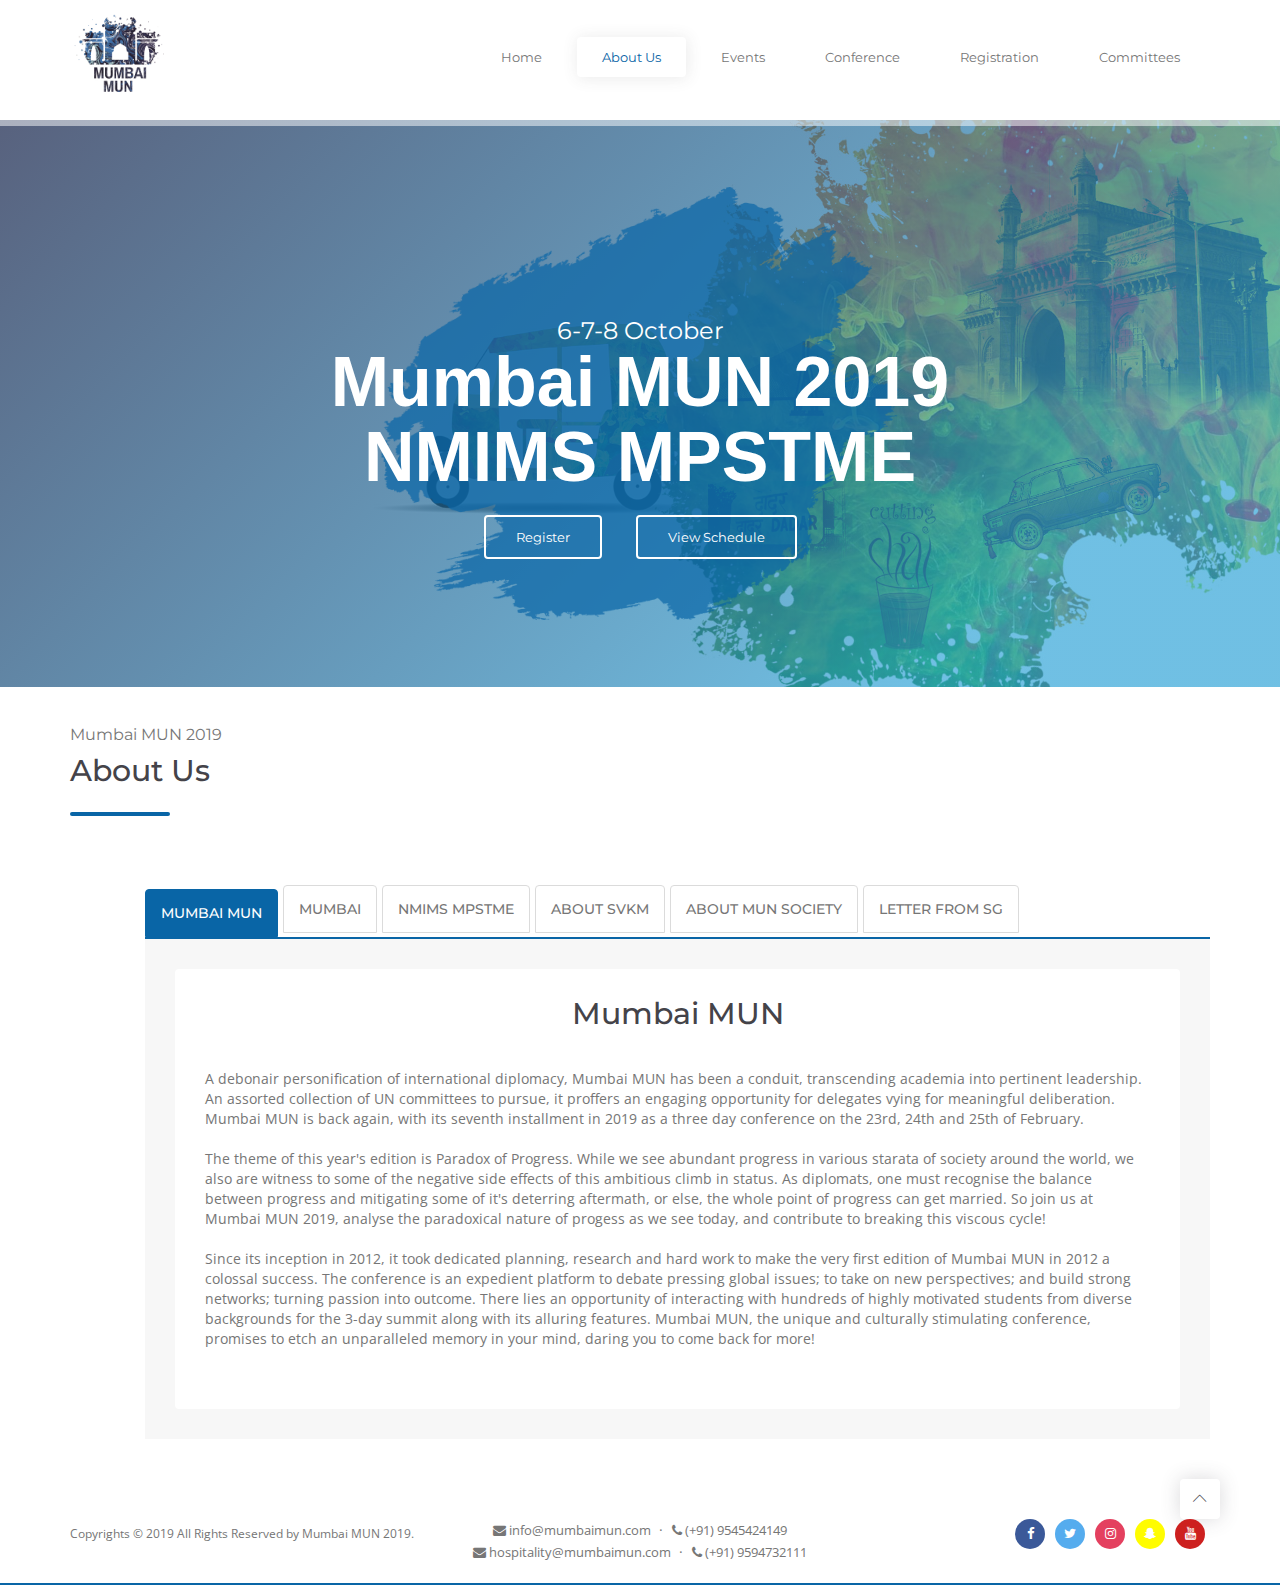
<file: about.html>
<!doctype html>
<!--[if gt IE 8]><!-->	<html class="no-js" lang="zxx"> <!--<![endif]-->

<meta http-equiv="content-type" content="text/html;charset=utf-8" />
<head>
	<meta charset="utf-8">
	<meta http-equiv="X-UA-Compatible" content="IE=edge">
	<title>Mumbai MUN 2019</title>
	<meta name="description" content="">
	<meta name="viewport" content="width=device-width, initial-scale=1">
	<link rel="apple-touch-icon" href="apple-touch-icon.png">
	<link rel="stylesheet" href="css/bootstrap.min.css">
	<link rel="stylesheet" href="css/normalize.css">
	<link rel="stylesheet" href="css/font-awesome.min.css">
	<link rel="stylesheet" href="css/icomoon.css">
	<link rel="stylesheet" href="css/owl.carousel.min.css">
	<link rel="stylesheet" href="css/customScrollbar.css">
	<link rel="stylesheet" href="css/photoswipe.css">
	<link rel="stylesheet" href="css/default-skin.css">
	<link rel="stylesheet" href="css/prettyPhoto.css">
	<link rel="stylesheet" href="css/animate.css">
	<link rel="stylesheet" href="css/transitions.css">
	<link rel="stylesheet" href="css/main.css">
	<link rel="stylesheet" href="css/color.css">
	<link rel="stylesheet" href="css/responsive.css">
	<script src="js/vendor/modernizr-2.8.3-respond-1.4.2.min.js"></script>
	<style>
	.tg-eventvenuecontent {
		padding: 0;
	}

	.tg-eventschedulenav li.active a,
	.tg-eventschedulenav li:hover a {
		padding: 15px 15px;
		margin: 4px 0 0;
	}

	.tg-eventschedulenav li a {
		font-size: 14px;
		padding: 15px 15px;
		margin: 0;
		border-radius: 4px 4px 0 0;
	}

	.tg-eventschedulecontent {
		border-top: 2px solid #0965a6;
		border-left: none;

	}

	.tg-eventschedulenav {
		top: 0;
		left: 35px;
		width: 100%;
		list-style: none;
		font-size: 16px;
		line-height: 56px;
		position: initial;
		text-transform: uppercase;
		transform: none;
		-webkit-transform: none;
	}
</style>
</head>
<body id="body" class="tg-home tg-homeone">
<!--************************************
Wrapper Start
*************************************-->
<div id="tg-wrapper" class="tg-wrapper tg-haslayout">
<!--************************************
SideBar Navigation Start
*************************************-->
<div class="tg-sidenavholder">
	<div id="tg-sidenav" class="tg-sidenav">
		<a href="javascript:void(0);" class="tg-close"><i class="icon-cross"></i></a>
		<div id="tg-navscrollbar" class="tg-navscrollbar">
			<div class="tg-navhead">
				<strong class="tg-logo">
					<a href="index.html">
						<img src="images/logon.jpg" alt="MumbaiMUN2019">
					</a>
				</strong>
			</div>
		</div>
	</div>
</div>
<!--************************************
SideBar Navigation End
*************************************-->
<!--************************************
Header Start
*************************************-->
<header id="tg-header" class="tg-header tg-haslayout" data-spy="affix" data-offset-top="10">
	<div class="container">
		<div class="row">
			<div class="col-xs-12 col-sm-12 col-md-12 col-lg-12">
				<strong class="tg-logo"><a href="index.html">
					<img src="images/logon.jpg" alt="MumbaiMUN2019"></a></strong>
					<div class="tg-navigationarea">
						<nav id="tg-nav" class="tg-nav">
							<div id="tg-navigation" class="collapse navbar-collapse tg-navigation">
								<ul>
									<li class="tg-active menu-item-has-children">
										<a href="index.html" class="external">Home</a>
									</li>
									<li>
										<a href="about.html#start">About Us</a>
										<ul class="sub-menu">
											<li><a href="about.html#mumbaimun" class="external">Mumbai MUN</a></li>
											<li><a href="about.html#mumbai" class="external">Mumbai</a></li>
											<li><a href="about.html#mpstme" class="external">NMIMS MPSTME</a></li>
											<li><a href="about.html#svkm" class="external">About SVKM</a></li>
											<li><a href="about.html#mun-society" class="external">About MUN Society</a></li>
											<li><a href="about.html#letter" class="external">Letter from SG</a></li>
										</ul>
									</li>
									<li>
										<a href="events.html">Events</a>
										<ul class="sub-menu">
											<li><a href="events.html#panel" class="external">Panel Discussion</a></li>
											<li><a href="events.html#formal" class="external">Formal Socials</a></li>
											<li><a href="events.html#informal" class="external">Informal Socials</a></li>
										</ul>
									</li>
									<li>
										<a href="conference.html">Conference</a>
										<ul class="sub-menu">
											<li><a href="conference.html#secretariat" class="external">Secretariat</a></li>
											<li><a href="conference.html#eb" class="external">Executive Board</a></li>
											<li><a href="conference.html#sponsors" class="external">Sponsors</a></li>
											<li><a href="conference.html#partners" class="external">MUN Partners</a></li>
											<li><a href="conference.html#media" class="external">Media & Collaboration</a></li>
										</ul>
									</li>
									<li>
										<a href="register.html">Registration</a>
										<ul class="sub-menu">
											<li><a href="register.html#register" class="external">Register</a></li>
											<li><a href="register.html#payment" class="external">Payment</a></li>
											<li><a href="register.html#hospitality" class="external">Hospitality</a></li>
											<li><a href="register.html#contact" class="external">Contact Us</a></li>
										</ul>
									</li>
									<li>
										<a href="committees.html">Committees</a>
										<ul class="sub-menu">
											<li><a href="committees.html#committees" class="external">Committees</a></li>
											<li><a href="committees.html#matrix" class="external">Country Matrix</a></li>
											<li><a href="committees.html#allotments" class="external">Allotments</a></li>
											<li><a href="committees.html#guides" class="external">Study Guides</a></li>
										</ul>
									</li>
								</ul>
							</div>
						</nav>
					</div>
				</div>
			</div>
		</div>
	</header>
<!--************************************
Header End
*************************************-->
<!--************************************
Home Slider Start
*************************************-->
<div id="tg-homebanner" class="tg-homebanner tg-haslayout">
	<figure class="tg-themepostimg">
		<img src="images/banner/slider-1.jpg" alt="image description">
		<figcaption>
			<div class="tg-bannercontent" data-tilt >
				<span class="tg-datetime">6-7-8 October</span>
				<h1>Mumbai MUN 2019<span>NMIMS MPSTME</span></h1>
				<div class="tg-speakerinfo">
					<div class="tg-btnwhite">
						<a class="tg-btn" href="register.html#register">Register</a>
						<a class="tg-btn" href="index.html#tg-schedule">View Schedule</a>
					</div>
				</div>
			</div>
		</figcaption>
	</figure>
</div>
<!--************************************
Home Slider End
*************************************-->
<!--************************************
Main Start
*************************************-->
<main id="tg-main" class="tg-main tg-haslayout">
<!--************************************
Confrences Start
*************************************-->
<a href="#start"></a>
<section id="tg-schedule" class="tg-sectionspace tg-haslayout">
	<div class="container">
		<div class="row">
			<div class="tg-eventconfrences">
				<div class="col-xs-12 col-sm-12 col-md-12 col-lg-12">
					<div class="tg-headholder">
						<div class="tg-sectionhead tg-textalignleft">
							<div class="tg-sectionheading">
								<span>Mumbai MUN 2019</span>
								<h2>About Us</h2>
							</div>
						</div>
					</div>
					<div class="tg-eventscheduletabs">
						<ul class="tg-eventschedulenav" role="tablist">
							<li role="presentation" class="active"><a href="#mumbaimun" aria-controls="mumbaimun" role="tab" data-toggle="tab">Mumbai MUN</a></li>
							<li role="presentation"><a href="#mumbai" aria-controls="mumbai" role="tab" data-toggle="tab">Mumbai</a></li>
							<li role="presentation"><a href="#mpstme" aria-controls="mpstme" role="tab" data-toggle="tab">NMIMS MPSTME</a></li>
							<li role="presentation"><a href="#svkm" aria-controls="svkm" role="tab" data-toggle="tab">About SVKM</a></li>
							<li role="presentation"><a href="#mun-society" aria-controls="mun-society" role="tab" data-toggle="tab">About MUN Society</a></li>
							<li role="presentation"><a href="#letter" aria-controls="letter" role="tab" data-toggle="tab">Letter From SG</a></li>
						</ul>
						<div class="tg-eventschedulecontent tab-content">
							<div role="tabpanel" class="tab-pane active" id="mumbaimun">
								<div class="tg-eventvenuetabs">
									<div class="tg-event">
										<div class="tg-description">
											<div class="tg-eventschaduletime">
												<h3>Mumbai MUN</h3>
											</div>
											<p>
												A debonair personification of international diplomacy, Mumbai MUN has been a conduit, transcending academia into pertinent leadership. An assorted collection of UN committees to pursue, it proffers an engaging opportunity for delegates vying for meaningful deliberation. Mumbai MUN is back again, with its seventh installment in 2019 as a three day conference on the 23rd, 24th and 25th of February.
												<br><br>
												The theme of this year's edition is Paradox of Progress. While we see abundant progress in various starata of society around the world, we also are witness to some of the negative side effects of this ambitious climb in status. As diplomats, one must recognise the balance between progress and mitigating some of it's deterring aftermath, or else, the whole point of progress can get married. So join us at Mumbai MUN 2019, analyse the paradoxical nature of progess as we see today, and contribute to breaking this viscous cycle!
												<br><br>
												Since its inception in 2012, it took dedicated planning, research and hard work to make the very first edition of Mumbai MUN in 2012 a colossal success. The conference is an expedient platform to debate pressing global issues; to take on new perspectives; and build strong networks; turning passion into outcome. There lies an opportunity of interacting with hundreds of highly motivated students from diverse backgrounds for the 3-day summit along with its alluring features. Mumbai MUN, the unique and culturally stimulating conference, promises to etch an unparalleled memory in your mind, daring you to come back for more!
											</p>
										</div>
									</div>
								</div>
							</div>
							<div role="tabpanel" class="tab-pane" id="mumbai">
								<div class="tg-eventvenuetabs">
									<div class="tg-eventvenuecontent tab-content">
										<div class="tg-event">
											<div class="tg-description">
												<div class="tg-eventschaduletime">
													<h3>Mumbai</h3>
												</div>
												<p>
													An imbued air, a nomadic delight, seven islands for seven chakras; one destination-
													Mumbai. For some their muse, the rest, a ruse! A pearl in the bosom of the sea, this jewel of
													a city warrants spiritual contemplation at the mere sight of the paradox which Mumbai
													harbours. From the masses that throng the famous local trains, to the hush that blankets its
													quaint bylanes, it is no surprise that one is splashed by a tidal wave of primal desires that
													Mumbai elicits.
													<br><br>
													Continuing the bipolarity, and the people&#39;s appetite for it, Mumbai has displayed flawless
													character and integrity, which is evident from the illustrious personas who have resided in
													it. The Mahatma found solace in its idiosyncrasy while Jamshedji Tata chose to redefine it
													with the Taj. These stalwarts and their memories were immortalised when Mumbai and its
													people refuse to bend to the will of nefariousness, time and again.
													The serenity from its spiritual enclaves as well as the thrill from its trade, Mumbai offers
													something in every walk of life. The innumerable temples and festivals representing India&#39;s
													culture and traditions constitute the soul of this city. Preaching pragmatism, Mumbai houses
													the oldest stock exchange in Asia and is residence to some of the richest personalities in the
													world.
													<br><br>
													From the unassuming vada pav to seven course gourmet meals, Mumbai has it all.
													Restaurants, clubs, theatres, cinemas, shacks and stalls; this city caters to every taste and
													pocket and sports a happy-go- lucky candour. Take a journey of meaning, of beauty and
													surrender yourself to this enigma that basks in culture, in technology, a blend of modern
													conception and Victorian sensibilities, the ambition of the few and the complacence of the
													many and rest in the culmination that the sun casts with its dusky hue on the city and its
													waters; in the Bay of Bombay!
													<br><br>
													Discover Mumbai, rediscover yourself...
												</p>
											</div>
										</div>
									</div>
								</div>
							</div>
							<div role="tabpanel" class="tab-pane" id="mpstme">
								<div class="tg-eventvenuetabs">
									<div class="tg-eventvenuecontent tab-content">
										<div class="tg-event">
											<div class="tg-description">
												<div class="tg-eventschaduletime">
													<h3>NMIMS MPSTME</h3>
												</div>
												<p>
													Mukesh Patel School of Technology Management &amp; Engineering (MPSTME) is an important
													addition to NMIMS&#39;s vision of &#39;Transcending Horizons&#39;. MPSTME is a unique culmination o
													the University’s inherent versatility, in both Engineering and Management domains, which
													forges individuals into much needed techno-managers ready for today’s industry.<br><br>
													MPSTME has been ranked 7th in &quot;Top Emerging Colleges of Excellence&quot; in the country and
													5th in the state of Maharashtra by the Competition Success Review.&quot; It offers four-year
													B.Tech programmes in six branches and five-year MBA (Tech) programmes in five
													branches, offering MCA and Ph.D Programmes alongside.
													<br><br>
													The MPSTME campus in Mumbai stands tall, symbolic of India&#39;s progress in the field of
													education. The modern state-of- the-art facilities such as Wi-Fi covered campus, an
													aesthetically designed building and technologically advanced classrooms and laboratories
													(including collaborative labs with Blackberry, Rexroth Bosch, etc.) ensure a comprehensive
													learning experience, provide a conducive atmosphere for teaching, learning &amp; an all-round
													development of students. What is noteworthy is that besides academics, the college
													environment engages students’ co-curricular aptitude through a plethora of committees and
													societies to take part in.
													<br><br>
													For more information, visit <a href="http://engineering.nmims.edu/">http://engineering.nmims.edu/</a>
												</p>
											</div>
										</div>
									</div>
								</div>
							</div>
							<div role="tabpanel" class="tab-pane" id="svkm">
								<div class="tg-eventvenuetabs">
									<div class="tg-eventvenuecontent tab-content">
										<div class="tg-event">
											<div class="tg-description">
												<div class="tg-eventschaduletime">
													<h3>SVKM</h3>
												</div>
												<p>
													Shri Vile Parle Kelavani Mandal is a Public Charitable Trust registered under the Society’s Registration Act and Bombay Public Trust Act. From its humble beginnings in 1934, when it took over the Rashtriya Shala (a school established in 1921 in the wake of the National Movement), the Mandal today has grown into a big educational complex that imparts high-level education to more than 35,000 students.
													<br><br>
													Patriotic fervour, selfless service and a spirit of indigenous enterprise mark the ethos of the Mandal. These values permeate all the institutions set up by the Mandal and are the guiding principles for all of them.
													<br><br>
													From its beginning with the Swadeshi Movement, the Mandal has now grown into an educational foundation promoting global thinking consistent with national interest and promoting the values, professionalism, social sensitivity and dynamic entrepreneurship.

												</p>
											</div>
										</div>
									</div>
								</div>
							</div>
							<div role="tabpanel" class="tab-pane" id="mun-society">
								<div class="tg-eventvenuetabs">
									<div class="tg-eventvenuecontent tab-content">
										<div class="tg-event">
											<div class="tg-description">
												<div class="tg-eventschaduletime">
													<h3>MUN Society</h3>
												</div>
												<p>
													MUN Society of MPSTME has been the proud organisers of Mumbai MUN every year, with a dedicated Organising Committee of 100+ students who strive to perfection in all the activities undertaken by the Society. Branching into various distinct departments, the OC of MUN society are focused on honing the skill set expected of them, and also share a deep rooted commitment to the ideals of Mumbai MUN. Over the years, MUN Society MPSTME has been instrumental towards conducting IntraMUNs for college students in MPSTME and awareness programs on important International calendar dates like Women’s Day and UN Day. With Mumbai MUN 2019, the Society continues to grow and excel in all avenues of organising and management.
												</p>
											</div>
										</div>
									</div>
								</div>
							</div>
							<div role="tabpanel" class="tab-pane" id="letter">
								<div class="tg-eventvenuetabs">
									<div class="tg-eventvenuecontent tab-content">
										<div class="tg-event">
											<div class="tg-description">
												<div class="tg-eventschaduletime">
													<h3>Letter from SG</h3>
												</div>
												<p>
													Coming Soon! Stay tuned for updates.
												</p>
											</div>
										</div>
									</div>
								</div>
							</div>
						</div>
					</div>
				</div>
			</div>
		</div>
	</div>
</section>
<!--************************************
Confrences End
*************************************-->



</main>
<!--************************************
Main End
*************************************-->
<!--************************************
Footer Start
*************************************-->
<footer id="tg-footer" class="tg-footer tg-haslayout">

<!--************************************
Bottom Bar Start
*************************************-->
<div class="tg-footerbar">
	<a id="tg-btnscrolltop" class="tg-btnscrolltop" href="javascript:void(0);"><i class="icon-chevron-up"></i></a>
	<div class="container">
		<div class="row">
			<div class="col-sm-4 col-xs-12">
				<p class="tg-copyrights">
					Copyrights © 2019 All Rights Reserved by Mumbai MUN 2019.
				</p>
			</div>
			<div class="col-sm-4 col-xs-12 foot-contact">

				<a href="mailto:info@mumbaimun.com"><i class="fa fa-envelope"></i> info@mumbaimun.com </a><span class="middot">&middot;</span>
				<a href="tel:+91 9545424149"><i class="fa fa-phone"></i> (+91) 9545424149 </a><br>

				<a href="mailto:hospitality@mumbaimun.com"><i class="fa fa-envelope"></i> hospitality@mumbaimun.com </a><span class="middot">&middot;</span> <a href="tel:+91 9594732111"><i class="fa fa-phone"></i> (+91) 9594732111</a>
			</div>
			<div class="col-sm-4 col-xs-12">
				<ul class="tg-socialicons">
					<li class="tg-facebook"><a href="https://www.facebook.com/MumbaiModelUnitedNations/"><i class="fa fa-facebook"></i></a></li>
					<li class="tg-twitter"><a href="https://twitter.com/mumbaimodelun"><i class="fa fa-twitter"></i></a></li>
					<li class="tg-instagram"><a href="https://www.instagram.com/mumbaimun/"><i class="fa fa-instagram"></i></a></li>
					<li class="tg-snapchat"><a href="https://www.snapchat.com/add/mumbaimun"><i class="fa fa-snapchat-ghost"></i></a></li>
					<li class="tg-youtube"><a href="https://www.youtube.com/channel/UC4thjWQvfSFn5DHjn0j3GJQ"><i class="fa fa-youtube"></i></a></li>
				</ul>
			</div>
		</div>
	</div>
</div>
<!--************************************
Bottom Bar End
*************************************-->
</footer>
<!--************************************
Footer End
*************************************-->
</div>
<!--************************************
Wrapper End
*************************************-->
<script src="js/vendor/jquery-library.js"></script>
<script src="js/vendor/bootstrap.min.js"></script>
<script src="https://maps.google.com/maps/api/js?key=AIzaSyCR-KEWAVCn52mSdeVeTqZjtqbmVJyfSus&amp;language=en"></script>
<script src="js/jquery.singlePageNav.min.js"></script>
<script src="js/customScrollbar.min.js"></script>
<script src="js/owl.carousel.min.js"></script>
<script src="js/photoswipe.min.js"></script>
<script src="js/photoswipe-ui-default.js"></script>
<script src="js/prettyPhoto.js"></script>
<script src="js/tilt.jquery.js"></script>
<script src="js/countdown.js"></script>
<script src="js/gmap3.js"></script>
<script src="js/main.js"></script>
</body>
</html>
</file>
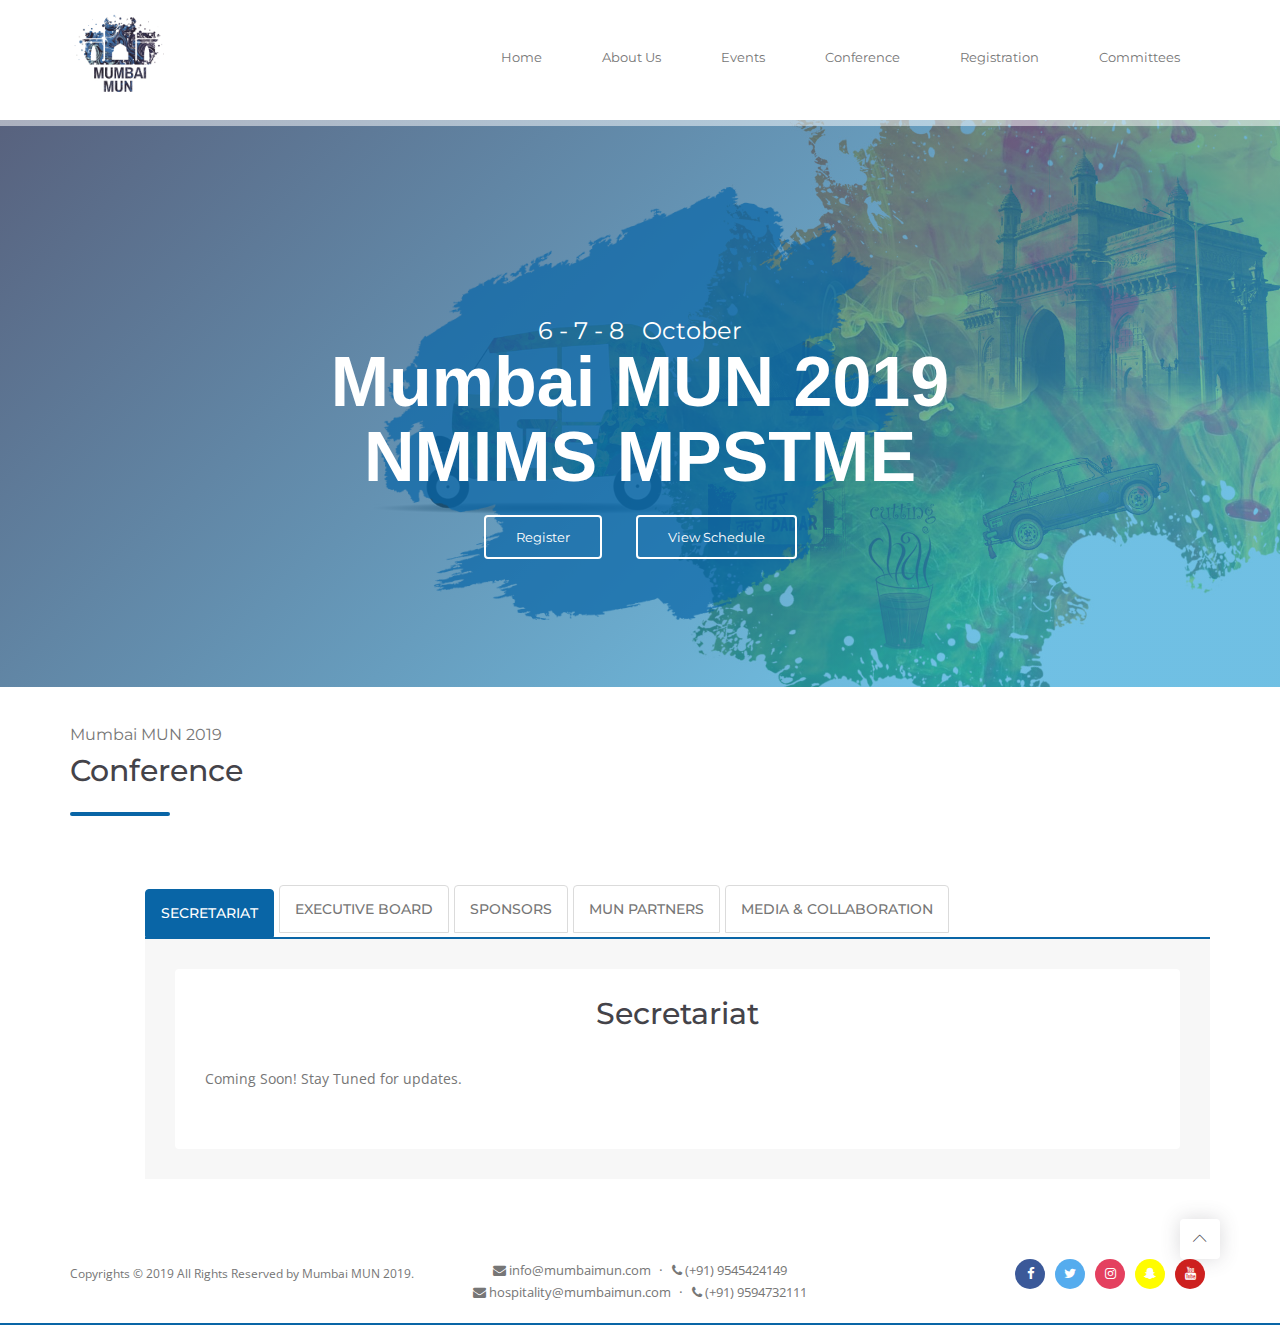
<file: conference.html>
<!doctype html>
<!--[if lt IE 7]>		<html class="no-js lt-ie9 lt-ie8 lt-ie7" lang=""> <![endif]-->
<!--[if IE 7]>			<html class="no-js lt-ie9 lt-ie8" lang=""> <![endif]-->
<!--[if IE 8]>			<html class="no-js lt-ie9" lang=""> <![endif]-->
<!--[if gt IE 8]><!-->	<html class="no-js" lang="zxx"> <!--<![endif]-->

<meta http-equiv="content-type" content="text/html;charset=utf-8" />
<head>
	<meta charset="utf-8">
	<meta http-equiv="X-UA-Compatible" content="IE=edge">
	<title>Mumbai MUN 2019</title>
	<meta name="description" content="">
	<meta name="viewport" content="width=device-width, initial-scale=1">
	<link rel="apple-touch-icon" href="apple-touch-icon.png">
	<link rel="stylesheet" href="css/bootstrap.min.css">
	<link rel="stylesheet" href="css/normalize.css">
	<link rel="stylesheet" href="css/font-awesome.min.css">
	<link rel="stylesheet" href="css/icomoon.css">
	<link rel="stylesheet" href="css/owl.carousel.min.css">
	<link rel="stylesheet" href="css/customScrollbar.css">
	<link rel="stylesheet" href="css/photoswipe.css">
	<link rel="stylesheet" href="css/default-skin.css">
	<link rel="stylesheet" href="css/prettyPhoto.css">
	<link rel="stylesheet" href="css/animate.css">
	<link rel="stylesheet" href="css/transitions.css">
	<link rel="stylesheet" href="css/main.css">
	<link rel="stylesheet" href="css/color.css">
	<link rel="stylesheet" href="css/responsive.css">
	<script src="js/vendor/modernizr-2.8.3-respond-1.4.2.min.js"></script>
	<style>
	.tg-eventvenuecontent {
		padding: 0;
	}

	.tg-eventschedulenav li.active a,
	.tg-eventschedulenav li:hover a {
		padding: 15px 15px;
		margin: 4px 0 0;
	}

	.tg-eventschedulenav li a {
		font-size: 14px;
		padding: 15px 15px;
		margin: 0;
		border-radius: 4px 4px 0 0;
	}

	.tg-eventschedulecontent {
		border-top: 2px solid #0965a6;
		border-left: none;

	}

	.tg-eventschedulenav {
		top: 0;
		left: 35px;
		width: 100%;
		list-style: none;
		font-size: 16px;
		line-height: 56px;
		position: initial;
		text-transform: uppercase;
		transform: none;
		-webkit-transform: none;
	}
</style>
</head>
<body id="body" class="tg-home tg-homeone">
<!--[if lt IE 8]>
<p class="browserupgrade">You are using an <strong>outdated</strong> browser. Please <a href="http://browsehappy.com/">upgrade your browser</a> to improve your experience.</p>
<![endif]-->
<!--************************************
Wrapper Start
*************************************-->
<div id="tg-wrapper" class="tg-wrapper tg-haslayout">
<!--************************************
SideBar Navigation Start
*************************************-->
<div class="tg-sidenavholder">
	<div id="tg-sidenav" class="tg-sidenav">
		<a href="javascript:void(0);" class="tg-close"><i class="icon-cross"></i></a>
		<div id="tg-navscrollbar" class="tg-navscrollbar">
			<div class="tg-navhead">
				<strong class="tg-logo">
					<a href="index.html">
						<img src="images/logon.jpg" alt="MumbaiMUN2019">
					</a>
				</strong>
			</div>
<!--nav id="tg-navtwo" class="tg-nav">
<div id="tg-sidenavigation" class="tg-navigation">
<ul>
<li><a href="#">News</a></li>
<li><a href="#">News detail</a></li>
<li><a href="#">Coming soon</a></li>
<li><a href="#">Downloads</a></li>
<li><a href="#">Gallery</a></li>
<li><a href="#">FAQs</a></li>
<li><a href="#">Testimonials</a></li>
<li><a href="#">Accomodation</a></li>
</ul>
</div>
</nav-->
</div>
</div>
</div>
<!--************************************
SideBar Navigation End
*************************************-->
<!--************************************
Header Start
*************************************-->
<header id="tg-header" class="tg-header tg-haslayout" data-spy="affix" data-offset-top="10">
	<div class="container">
		<div class="row">
			<div class="col-xs-12 col-sm-12 col-md-12 col-lg-12">
				<strong class="tg-logo"><a href="index.html">
					<img src="images/logon.jpg" alt="MumbaiMUN2019"></a></strong>
					<div class="tg-navigationarea">
<!--a class="tg-btn tg-btnbecommember" href="javascript:void(0);"><span class="tg-badge">256 Left</span>Book Your Seat</a>
	<a id="tg-btnopenclose" class="tg-btnopenclose" href="javascript:void(0);"><i class="icon-menu"></i></a-->
		<nav id="tg-nav" class="tg-nav">
			<div class="navbar-header">
				<button type="button" class="navbar-toggle collapsed" data-toggle="collapse" data-target="#tg-navigation" aria-expanded="false">
					<span class="sr-only">Toggle navigation</span>
					<span class="icon-bar"></span>
					<span class="icon-bar"></span>
					<span class="icon-bar"></span>
				</button>
			</div>
			<div id="tg-navigation" class="collapse navbar-collapse tg-navigation">
				<ul>
					<li class="tg-active menu-item-has-children">
						<a href="index.html" class="external">Home</a>
					</li>
					<li>
						<a href="about.html">About Us</a>
						<ul class="sub-menu">
							<li><a href="about.html#mumbaimun" class="external">Mumbai MUN</a></li>
							<li><a href="about.html#mumbai" class="external">Mumbai</a></li>
							<li><a href="about.html#mpstme" class="external">NMIMS MPSTME</a></li>
							<li><a href="about.html#svkm" class="external">About SVKM</a></li>
							<li><a href="about.html#mun-society" class="external">About MUN Society</a></li>
							<li><a href="about.html#letter" class="external">Letter from SG</a></li>
						</ul>
					</li>
					<li>
						<a href="events.html">Events</a>
						<ul class="sub-menu">
							<li><a href="events.html#panel" class="external">Panel Discussion</a></li>
							<li><a href="events.html#formal" class="external">Formal Socials</a></li>
							<li><a href="events.html#informal" class="external">Informal Socials</a></li>
						</ul>
					</li>
					<li>
						<a href="conference.html">Conference</a>
						<ul class="sub-menu">
							<li><a href="conference.html#secretariat" class="external">Secretariat</a></li>
							<li><a href="conference.html#eb" class="external">Executive Board</a></li>
							<li><a href="conference.html#sponsors" class="external">Sponsors</a></li>
							<li><a href="conference.html#partners" class="external">MUN Partners</a></li>
							<li><a href="conference.html#media" class="external">Media & Collaboration</a></li>
						</ul>
					</li>
					<li>
						<a href="register.html">Registration</a>
						<ul class="sub-menu">
							<li><a href="register.html#register" class="external">Register</a></li>
							<li><a href="register.html#payment" class="external">Payment</a></li>
							<li><a href="register.html#hospitality" class="external">Hospitality</a></li>
							<li><a href="register.html#contact" class="external">Contact Us</a></li>
						</ul>
					</li>
					<li>
						<a href="committees.html">Committees</a>
						<ul class="sub-menu">
							<li><a href="committees.html#committees" class="external">Committees</a></li>
							<li><a href="committees.html#matrix" class="external">Country Matrix</a></li>
							<li><a href="committees.html#allotments" class="external">Allotments</a></li>
							<li><a href="committees.html#guides" class="external">Study Guides</a></li>
						</ul>
					</li>
				</ul>
			</div>
		</nav>
	</div>
</div>
</div>
</div>
</header>
<!--************************************
Header End
*************************************-->
<!--************************************
Home Slider Start
*************************************-->
<div id="tg-homebanner" class="tg-homebanner tg-haslayout">
	<figure class="tg-themepostimg">
		<img src="images/banner/slider-1.jpg" alt="image description">
		<figcaption>
			<div class="tg-bannercontent" data-tilt >
				<span class="tg-datetime">6 - 7 - 8 &nbsp; October</span>
				<h1>Mumbai MUN 2019<span>NMIMS MPSTME</span></h1>
				<div class="tg-speakerinfo">
<!--div class="tg-authorholder">
<img src="images/author-img.jpg" alt="image description">
<div class="tg-authorcontent">
<div class="tg-speakername">
<span class="tg-eventcatagory">Secretary General</span>
<h2>Rini Antony</h2>
<a class="tg-btnviewall" href="#">View team</a>
</div>
</div>
</div-->
<div class="tg-btnwhite">
	<a class="tg-btn" href="register.html#register">Register</a>
	<a class="tg-btn" href="index.html#tg-schedule">View Schedule</a>
</div>
</div>
</div>
</figcaption>
</figure>
</div>
<!--************************************
Home Slider End
*************************************-->
<!--************************************
Main Start
*************************************-->
<main id="tg-main" class="tg-main tg-haslayout">
<!--************************************
Confrences Start
*************************************-->
<section id="tg-schedule" class="tg-sectionspace tg-haslayout">
	<div class="container">
		<div class="row">
			<div class="tg-eventconfrences">
				<div class="col-xs-12 col-sm-12 col-md-12 col-lg-12">
					<div class="tg-headholder">
						<div class="tg-sectionhead tg-textalignleft">
							<div class="tg-sectionheading">
								<span>Mumbai MUN 2019</span>
								<h2>Conference</h2>
							</div>
						</div>
					</div>
					<div class="tg-eventscheduletabs">
						<ul class="tg-eventschedulenav" role="tablist">
							<li role="presentation" class="active"><a href="#secretariat" aria-controls="secretariat" role="tab" data-toggle="tab">Secretariat</a></li>
							<li role="presentation"><a href="#eb" aria-controls="executive" role="tab" data-toggle="tab">Executive Board</a></li>
							<li role="presentation"><a href="#sponsors" aria-controls="sponsors" role="tab" data-toggle="tab">Sponsors</a></li>
							<li role="presentation"><a href="#partners" aria-controls="partners" role="tab" data-toggle="tab">MUN Partners</a></li>
							<li role="presentation"><a href="#media" aria-controls="media" role="tab" data-toggle="tab">Media & Collaboration</a></li>
						</ul>
						<div class="tg-eventschedulecontent tab-content">
							<div role="tabpanel" class="tab-pane active" id="secretariat">
								<div class="tg-eventvenuetabs">
									<div class="tg-event">
										<div class="tg-description">
											<div class="tg-eventschaduletime">
												<h3>Secretariat</h3>
											</div>
											<p>
												Coming Soon! Stay Tuned for updates.
											</p>
										</div>
									</div>
								</div>
							</div>
							<div role="tabpanel" class="tab-pane" id="eb">
								<div class="tg-eventvenuetabs">
									<div class="tg-eventvenuecontent tab-content">
										<div class="tg-event">
											<div class="tg-description">
												<div class="tg-eventschaduletime">
													<h3>Executive Board</h3>
												</div>
												<p>
													Coming Soon! Stay Tuned for updates.
												</p>
											</div>
										</div>
									</div>
								</div>
							</div>
							<div role="tabpanel" class="tab-pane" id="sponsors">
								<div class="tg-eventvenuetabs">
									<div class="tg-eventvenuecontent tab-content">
										<div class="tg-event">
											<div class="tg-description">
												<div class="tg-eventschaduletime">
													<h3>Sponsors</h3>
												</div>
												<p>
													What makes us different?
													<br>
													At Mumbai MUN we don’t seek sponsors, we seek partners. An integral part of our conference’s culture lies in the associations we strive to and succeed in building with organizations both corporate and non-profit. The faith these organizations have placed in us in the past has driven us to out-do ourselves with each passing edition of our conference, never losing focus of what really is important: Bringing about sustainable change and social awareness especially amongst the youth, be it even in the simplest ways.<br>
													In our youth lies the future of our society and influencing these young absorbent minds in the right way is our vision, a vision shared by many as one can see.
												</p>
												<div class="col-sm-12">
													<p class="past_sponsor">Our Sponsors</p>
													<img class="img-responsive past_sponsor" src="images/past_sponsors.png">
												</div>
											</div>
										</div>
									</div>
								</div>
							</div>
							<div role="tabpanel" class="tab-pane" id="partners">
								<div class="tg-eventvenuetabs">
									<div class="tg-eventvenuecontent tab-content">
										<div class="tg-event">
											<div class="tg-description">
												<div class="tg-eventschaduletime">
													<h3>MUN Partners</h3>
												</div>
												<p>
													Coming Soon! Stay Tuned for updates.
												</p>
											</div>
										</div>
									</div>
								</div>
							</div>
							<div role="tabpanel" class="tab-pane" id="media">
								<div class="tg-eventvenuetabs">
									<div class="tg-eventvenuecontent tab-content">
										<div class="tg-event">
											<div class="tg-description">
												<div class="tg-eventschaduletime">
													<h3>Media & Collaboration</h3>
												</div>
												<p>
													Coming Soon! Stay Tuned for updates.
												</p>
											</div>
										</div>
									</div>
								</div>
							</div>
						</div>
					</div>
				</div>
			</div>
		</div>
	</div>
</section>
<!--************************************
Confrences End
*************************************-->



</main>
<!--************************************
Main End
*************************************-->
<!--************************************
Footer Start
*************************************-->
<footer id="tg-footer" class="tg-footer tg-haslayout">

<!--************************************
Bottom Bar Start
*************************************-->
<div class="tg-footerbar">
	<a id="tg-btnscrolltop" class="tg-btnscrolltop" href="javascript:void(0);"><i class="icon-chevron-up"></i></a>
	<div class="container">
		<div class="row">
			<div class="col-sm-4 col-xs-12">
				<p class="tg-copyrights">
					Copyrights © 2019 All Rights Reserved by Mumbai MUN 2019.
				</p>
			</div>
			<div class="col-sm-4 col-xs-12 foot-contact">

				<a href="mailto:info@mumbaimun.com"><i class="fa fa-envelope"></i> info@mumbaimun.com </a><span class="middot">&middot;</span>
				<a href="tel:+91 9545424149"><i class="fa fa-phone"></i> (+91) 9545424149 </a><br>

				<a href="mailto:hospitality@mumbaimun.com"><i class="fa fa-envelope"></i> hospitality@mumbaimun.com </a><span class="middot">&middot;</span> <a href="tel:+91 9594732111"><i class="fa fa-phone"></i> (+91) 9594732111</a>
			</div>
			<div class="col-sm-4 col-xs-12">
				<ul class="tg-socialicons">
					<li class="tg-facebook"><a href="https://www.facebook.com/MumbaiModelUnitedNations/"><i class="fa fa-facebook"></i></a></li>
					<li class="tg-twitter"><a href="https://twitter.com/mumbaimodelun"><i class="fa fa-twitter"></i></a></li>
					<li class="tg-instagram"><a href="https://www.instagram.com/mumbaimun/"><i class="fa fa-instagram"></i></a></li>
					<li class="tg-snapchat"><a href="https://www.snapchat.com/add/mumbaimun"><i class="fa fa-snapchat-ghost"></i></a></li>
					<li class="tg-youtube"><a href="https://www.youtube.com/channel/UC4thjWQvfSFn5DHjn0j3GJQ"><i class="fa fa-youtube"></i></a></li>
				</ul>
			</div>
		</div>
	</div>
</div>
<!--************************************
Bottom Bar End
*************************************-->
</footer>
<!--************************************
Footer End
*************************************-->
</div>
<!--************************************
Wrapper End
*************************************-->
<script src="js/vendor/jquery-library.js"></script>
<script src="js/vendor/bootstrap.min.js"></script>
<script src="https://maps.google.com/maps/api/js?key=AIzaSyCR-KEWAVCn52mSdeVeTqZjtqbmVJyfSus&amp;language=en"></script>
<script src="js/jquery.singlePageNav.min.js"></script>
<script src="js/customScrollbar.min.js"></script>
<script src="js/owl.carousel.min.js"></script>
<script src="js/photoswipe.min.js"></script>
<script src="js/photoswipe-ui-default.js"></script>
<script src="js/prettyPhoto.js"></script>
<script src="js/tilt.jquery.js"></script>
<script src="js/countdown.js"></script>
<script src="js/gmap3.js"></script>
<script src="js/main.js"></script>
</body>

</html>
</file>
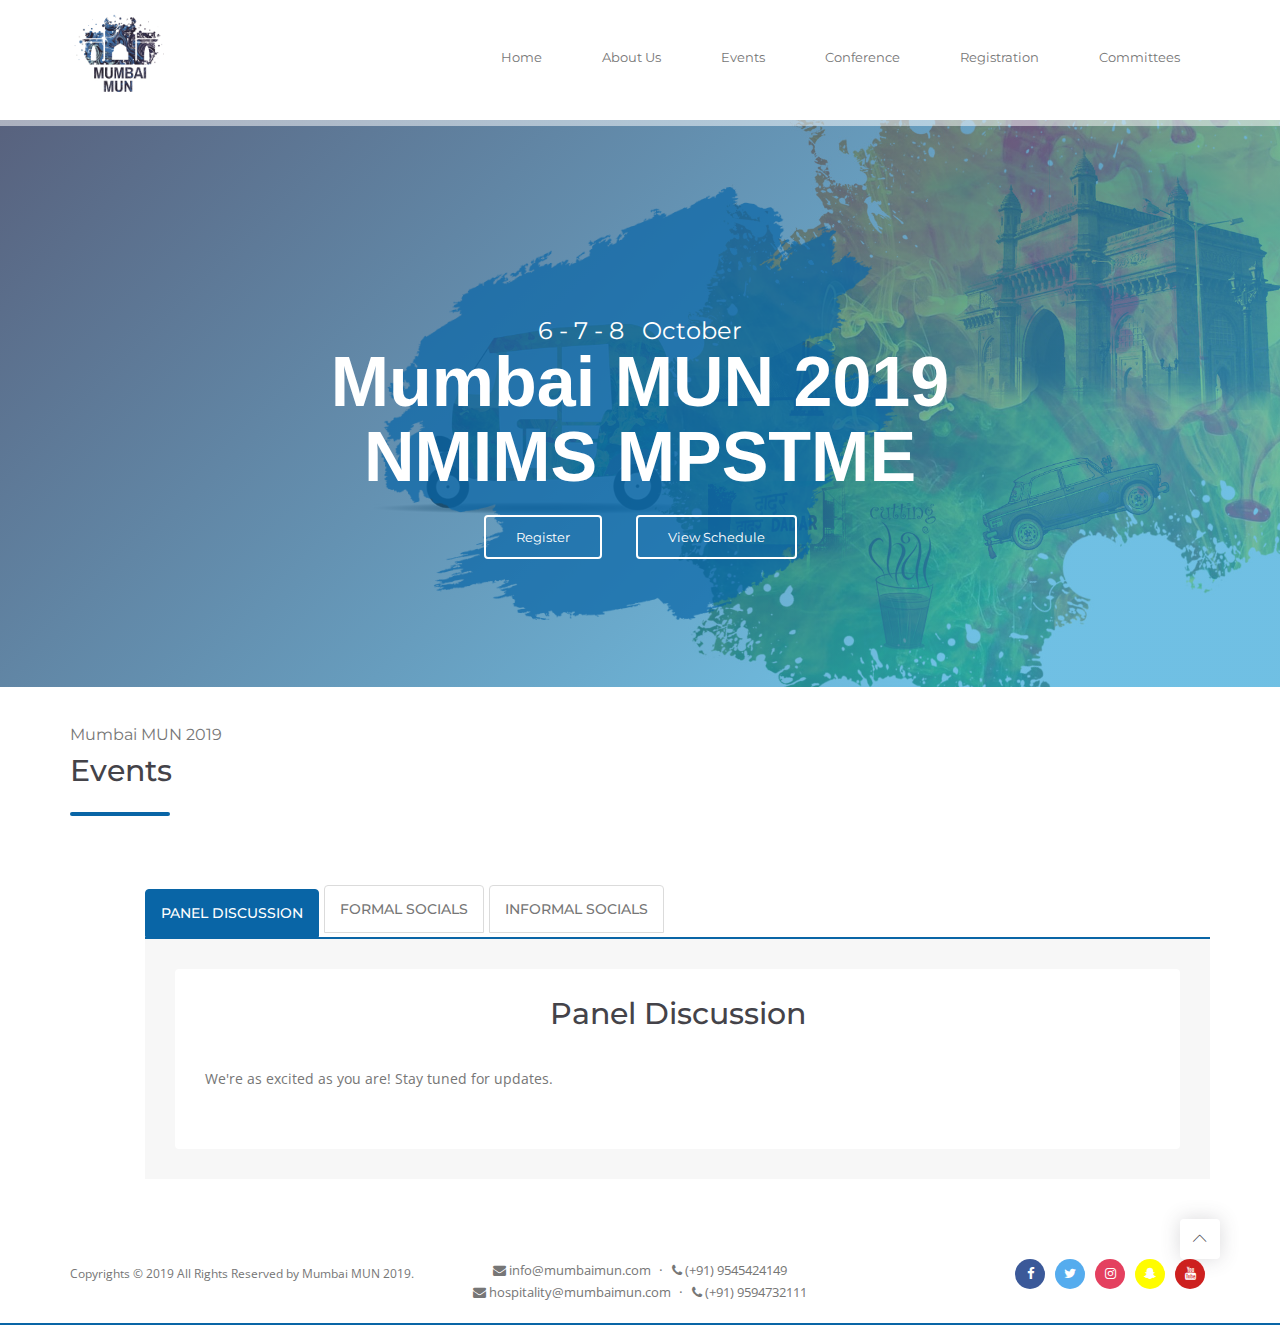
<file: events.html>
<!doctype html>
<!--[if gt IE 8]><!-->	<html class="no-js" lang="zxx"> <!--<![endif]-->

<meta http-equiv="content-type" content="text/html;charset=utf-8" />
<head>
	<meta charset="utf-8">
	<meta http-equiv="X-UA-Compatible" content="IE=edge">
	<title>Mumbai MUN 2019</title>
	<meta name="description" content="">
	<meta name="viewport" content="width=device-width, initial-scale=1">
	<link rel="apple-touch-icon" href="apple-touch-icon.png">
	<link rel="stylesheet" href="css/bootstrap.min.css">
	<link rel="stylesheet" href="css/normalize.css">
	<link rel="stylesheet" href="css/font-awesome.min.css">
	<link rel="stylesheet" href="css/icomoon.css">
	<link rel="stylesheet" href="css/owl.carousel.min.css">
	<link rel="stylesheet" href="css/customScrollbar.css">
	<link rel="stylesheet" href="css/photoswipe.css">
	<link rel="stylesheet" href="css/default-skin.css">
	<link rel="stylesheet" href="css/prettyPhoto.css">
	<link rel="stylesheet" href="css/animate.css">
	<link rel="stylesheet" href="css/transitions.css">
	<link rel="stylesheet" href="css/main.css">
	<link rel="stylesheet" href="css/color.css">
	<link rel="stylesheet" href="css/responsive.css">
	<script src="js/vendor/modernizr-2.8.3-respond-1.4.2.min.js"></script>
	<style>
	.tg-eventvenuecontent {
		padding: 0;
	}

	.tg-eventschedulenav li.active a,
	.tg-eventschedulenav li:hover a {
		padding: 15px 15px;
		margin: 4px 0 0;
	}

	.tg-eventschedulenav li a {
		font-size: 14px;
		padding: 15px 15px;
		margin: 0;
		border-radius: 4px 4px 0 0;
	}

	.tg-eventschedulecontent {
		border-top: 2px solid #0965a6;
		border-left: none;

	}

	.tg-eventschedulenav {
		top: 0;
		left: 35px;
		width: 100%;
		list-style: none;
		font-size: 16px;
		line-height: 56px;
		position: initial;
		text-transform: uppercase;
		transform: none;
		-webkit-transform: none;
	}
</style>
</head>
<body id="body" class="tg-home tg-homeone">
<!--************************************
Wrapper Start
*************************************-->
<div id="tg-wrapper" class="tg-wrapper tg-haslayout">
<!--************************************
SideBar Navigation Start
*************************************-->
<div class="tg-sidenavholder">
	<div id="tg-sidenav" class="tg-sidenav">
		<a href="javascript:void(0);" class="tg-close"><i class="icon-cross"></i></a>
		<div id="tg-navscrollbar" class="tg-navscrollbar">
			<div class="tg-navhead">
				<strong class="tg-logo">
					<a href="index.html">
						<img src="images/logon.jpg" alt="MumbaiMUN2019">
					</a>
				</strong>
			</div>
		</div>
	</div>
</div>
<!--************************************
SideBar Navigation End
*************************************-->
<!--************************************
Header Start
*************************************-->
<header id="tg-header" class="tg-header tg-haslayout" data-spy="affix" data-offset-top="10">
	<div class="container">
		<div class="row">
			<div class="col-xs-12 col-sm-12 col-md-12 col-lg-12">
				<strong class="tg-logo"><a href="index.html">
					<img src="images/logon.jpg" alt="MumbaiMUN2019"></a></strong>
					<div class="tg-navigationarea">
						<nav id="tg-nav" class="tg-nav">
							<div class="navbar-header">
								<button type="button" class="navbar-toggle collapsed" data-toggle="collapse" data-target="#tg-navigation" aria-expanded="false">
									<span class="sr-only">Toggle navigation</span>
									<span class="icon-bar"></span>
									<span class="icon-bar"></span>
									<span class="icon-bar"></span>
								</button>
							</div>
							<div id="tg-navigation" class="collapse navbar-collapse tg-navigation">
								<ul>
									<li class="tg-active menu-item-has-children">
										<a href="index.html" class="external">Home</a>
									</li>
									<li>
										<a href="about.html">About Us</a>
										<ul class="sub-menu">
											<li><a href="about.html#mumbaimun" class="external">Mumbai MUN</a></li>
											<li><a href="about.html#mumbai" class="external">Mumbai</a></li>
											<li><a href="about.html#mpstme" class="external">NMIMS MPSTME</a></li>
											<li><a href="about.html#svkm" class="external">About SVKM</a></li>
											<li><a href="about.html#mun-society" class="external">About MUN Society</a></li>
											<li><a href="about.html#letter" class="external">Letter from SG</a></li>
										</ul>
									</li>
									<li>
										<a href="events.html">Events</a>
										<ul class="sub-menu">
											<li><a href="events.html#panel" class="external">Panel Discussion</a></li>
											<li><a href="events.html#formal" class="external">Formal Socials</a></li>
											<li><a href="events.html#informal" class="external">Informal Socials</a></li>
										</ul>
									</li>
									<li>
										<a href="conference.html">Conference</a>
										<ul class="sub-menu">
											<li><a href="conference.html#secretariat" class="external">Secretariat</a></li>
											<li><a href="conference.html#eb" class="external">Executive Board</a></li>
											<li><a href="conference.html#sponsors" class="external">Sponsors</a></li>
											<li><a href="conference.html#partners" class="external">MUN Partners</a></li>
											<li><a href="conference.html#media" class="external">Media & Collaboration</a></li>
										</ul>
									</li>
									<li>
										<a href="register.html">Registration</a>
										<ul class="sub-menu">
											<li><a href="register.html#register" class="external">Register</a></li>
											<li><a href="register.html#payment" class="external">Payment</a></li>
											<li><a href="register.html#hospitality" class="external">Hospitality</a></li>
											<li><a href="register.html#contact" class="external">Contact Us</a></li>
										</ul>
									</li>
									<li>
										<a href="committees.html">Committees</a>
										<ul class="sub-menu">
											<li><a href="committees.html#committees" class="external">Committees</a></li>
											<li><a href="committees.html#matrix" class="external">Country Matrix</a></li>
											<li><a href="committees.html#allotments" class="external">Allotments</a></li>
											<li><a href="committees.html#guides" class="external">Study Guides</a></li>
										</ul>
									</li>
								</ul>
							</div>
						</nav>
					</div>
				</div>
			</div>
		</div>
	</header>
<!--************************************
Header End
*************************************-->
<!--************************************
Home Slider Start
*************************************-->
<div id="tg-homebanner" class="tg-homebanner tg-haslayout">
	<figure class="tg-themepostimg">
		<img src="images/banner/slider-1.jpg" alt="image description">
		<figcaption>
			<div class="tg-bannercontent" data-tilt >
				<span class="tg-datetime">6 - 7 - 8 &nbsp; October</span>
				<h1>Mumbai MUN 2019<span>NMIMS MPSTME</span></h1>
				<div class="tg-speakerinfo">
					<div class="tg-btnwhite">
						<a class="tg-btn" href="register.html#register">Register</a>
						<a class="tg-btn" href="index.html#tg-schedule">View Schedule</a>
					</div>
				</div>
			</div>
		</figcaption>
	</figure>
</div>
<!--************************************
Home Slider End
*************************************-->
<!--************************************
Main Start
*************************************-->
<main id="tg-main" class="tg-main tg-haslayout">
<!--************************************
Confrences Start
*************************************-->
<section id="tg-schedule" class="tg-sectionspace tg-haslayout">
	<div class="container">
		<div class="row">
			<div class="tg-eventconfrences">
				<div class="col-xs-12 col-sm-12 col-md-12 col-lg-12">
					<div class="tg-headholder">
						<div class="tg-sectionhead tg-textalignleft">
							<div class="tg-sectionheading">
								<span>Mumbai MUN 2019</span>
								<h2>Events</h2>
							</div>
						</div>
					</div>
					<div class="tg-eventscheduletabs">
						<ul class="tg-eventschedulenav" role="tablist">
							<li role="presentation" class="active"><a href="#panel" aria-controls="panel" role="tab" data-toggle="tab">Panel Discussion</a></li>
							<li role="presentation"><a href="#formal" aria-controls="formal" role="tab" data-toggle="tab">Formal Socials</a></li>
							<li role="presentation"><a href="#informal" aria-controls="informal" role="tab" data-toggle="tab">Informal Socials</a></li>
						</ul>
						<div class="tg-eventschedulecontent tab-content">
							<div role="tabpanel" class="tab-pane active" id="panel">
								<div class="tg-eventvenuetabs">
									<div class="tg-event">
										<div class="tg-description">
											<div class="tg-eventschaduletime">
												<h3>Panel Discussion</h3>
											</div>
											<p>
												We're as excited as you are! Stay tuned for updates.
											</p>
										</div>
									</div>
								</div>
							</div>
							<div role="tabpanel" class="tab-pane" id="formal">
								<div class="tg-eventvenuetabs">
									<div class="tg-eventvenuecontent tab-content">
										<div class="tg-event">
											<div class="tg-description">
												<div class="tg-eventschaduletime">
													<h3>Formal Socials</h3>
												</div>
												<p>
													Coming Soon! We're as excited as you are! Stay tuned for updates.
												</p>
											</div>
										</div>
									</div>
								</div>
							</div>
							<div role="tabpanel" class="tab-pane" id="informal">
								<div class="tg-eventvenuetabs">
									<div class="tg-eventvenuecontent tab-content">
										<div class="tg-event">
											<div class="tg-description">
												<div class="tg-eventschaduletime">
													<h3>Informal Socials</h3>
												</div>
												<p>
													Coming Soon! We're as excited as you are! Stay tuned for updates.
												</p>
											</div>
										</div>
									</div>
								</div>
							</div>
						</div>
					</div>
				</div>
			</div>
		</div>
	</div>
</section>
<!--************************************
Confrences End
*************************************-->



</main>
<!--************************************
Main End
*************************************-->
<!--************************************
Footer Start
*************************************-->
<footer id="tg-footer" class="tg-footer tg-haslayout">

<!--************************************
Bottom Bar Start
*************************************-->
<div class="tg-footerbar">
	<a id="tg-btnscrolltop" class="tg-btnscrolltop" href="javascript:void(0);"><i class="icon-chevron-up"></i></a>
	<div class="container">
		<div class="row">
			<div class="col-sm-4 col-xs-12">
				<p class="tg-copyrights">
					Copyrights © 2019 All Rights Reserved by Mumbai MUN 2019.
				</p>
			</div>
			<div class="col-sm-4 col-xs-12 foot-contact">

				<a href="mailto:info@mumbaimun.com"><i class="fa fa-envelope"></i> info@mumbaimun.com </a><span class="middot">&middot;</span>
				<a href="tel:+91 9545424149"><i class="fa fa-phone"></i> (+91) 9545424149 </a><br>

				<a href="mailto:hospitality@mumbaimun.com"><i class="fa fa-envelope"></i> hospitality@mumbaimun.com </a><span class="middot">&middot;</span> <a href="tel:+91 9594732111"><i class="fa fa-phone"></i> (+91) 9594732111</a>
			</div>
			<div class="col-sm-4 col-xs-12">
				<ul class="tg-socialicons">
					<li class="tg-facebook"><a href="https://www.facebook.com/MumbaiModelUnitedNations/"><i class="fa fa-facebook"></i></a></li>
					<li class="tg-twitter"><a href="https://twitter.com/mumbaimodelun"><i class="fa fa-twitter"></i></a></li>
					<li class="tg-instagram"><a href="https://www.instagram.com/mumbaimun/"><i class="fa fa-instagram"></i></a></li>
					<li class="tg-snapchat"><a href="https://www.snapchat.com/add/mumbaimun"><i class="fa fa-snapchat-ghost"></i></a></li>
					<li class="tg-youtube"><a href="https://www.youtube.com/channel/UC4thjWQvfSFn5DHjn0j3GJQ"><i class="fa fa-youtube"></i></a></li>
				</ul>
			</div>
		</div>
	</div>
</div>
<!--************************************
Bottom Bar End
*************************************-->
</footer>
<!--************************************
Footer End
*************************************-->
</div>
<!--************************************
Wrapper End
*************************************-->
<script src="js/vendor/jquery-library.js"></script>
<script src="js/vendor/bootstrap.min.js"></script>
<script src="https://maps.google.com/maps/api/js?key=AIzaSyCR-KEWAVCn52mSdeVeTqZjtqbmVJyfSus&amp;language=en"></script>
<script src="js/jquery.singlePageNav.min.js"></script>
<script src="js/customScrollbar.min.js"></script>
<script src="js/owl.carousel.min.js"></script>
<script src="js/photoswipe.min.js"></script>
<script src="js/photoswipe-ui-default.js"></script>
<script src="js/prettyPhoto.js"></script>
<script src="js/tilt.jquery.js"></script>
<script src="js/countdown.js"></script>
<script src="js/gmap3.js"></script>
<script src="js/main.js"></script>
</body>

</html>
</file>
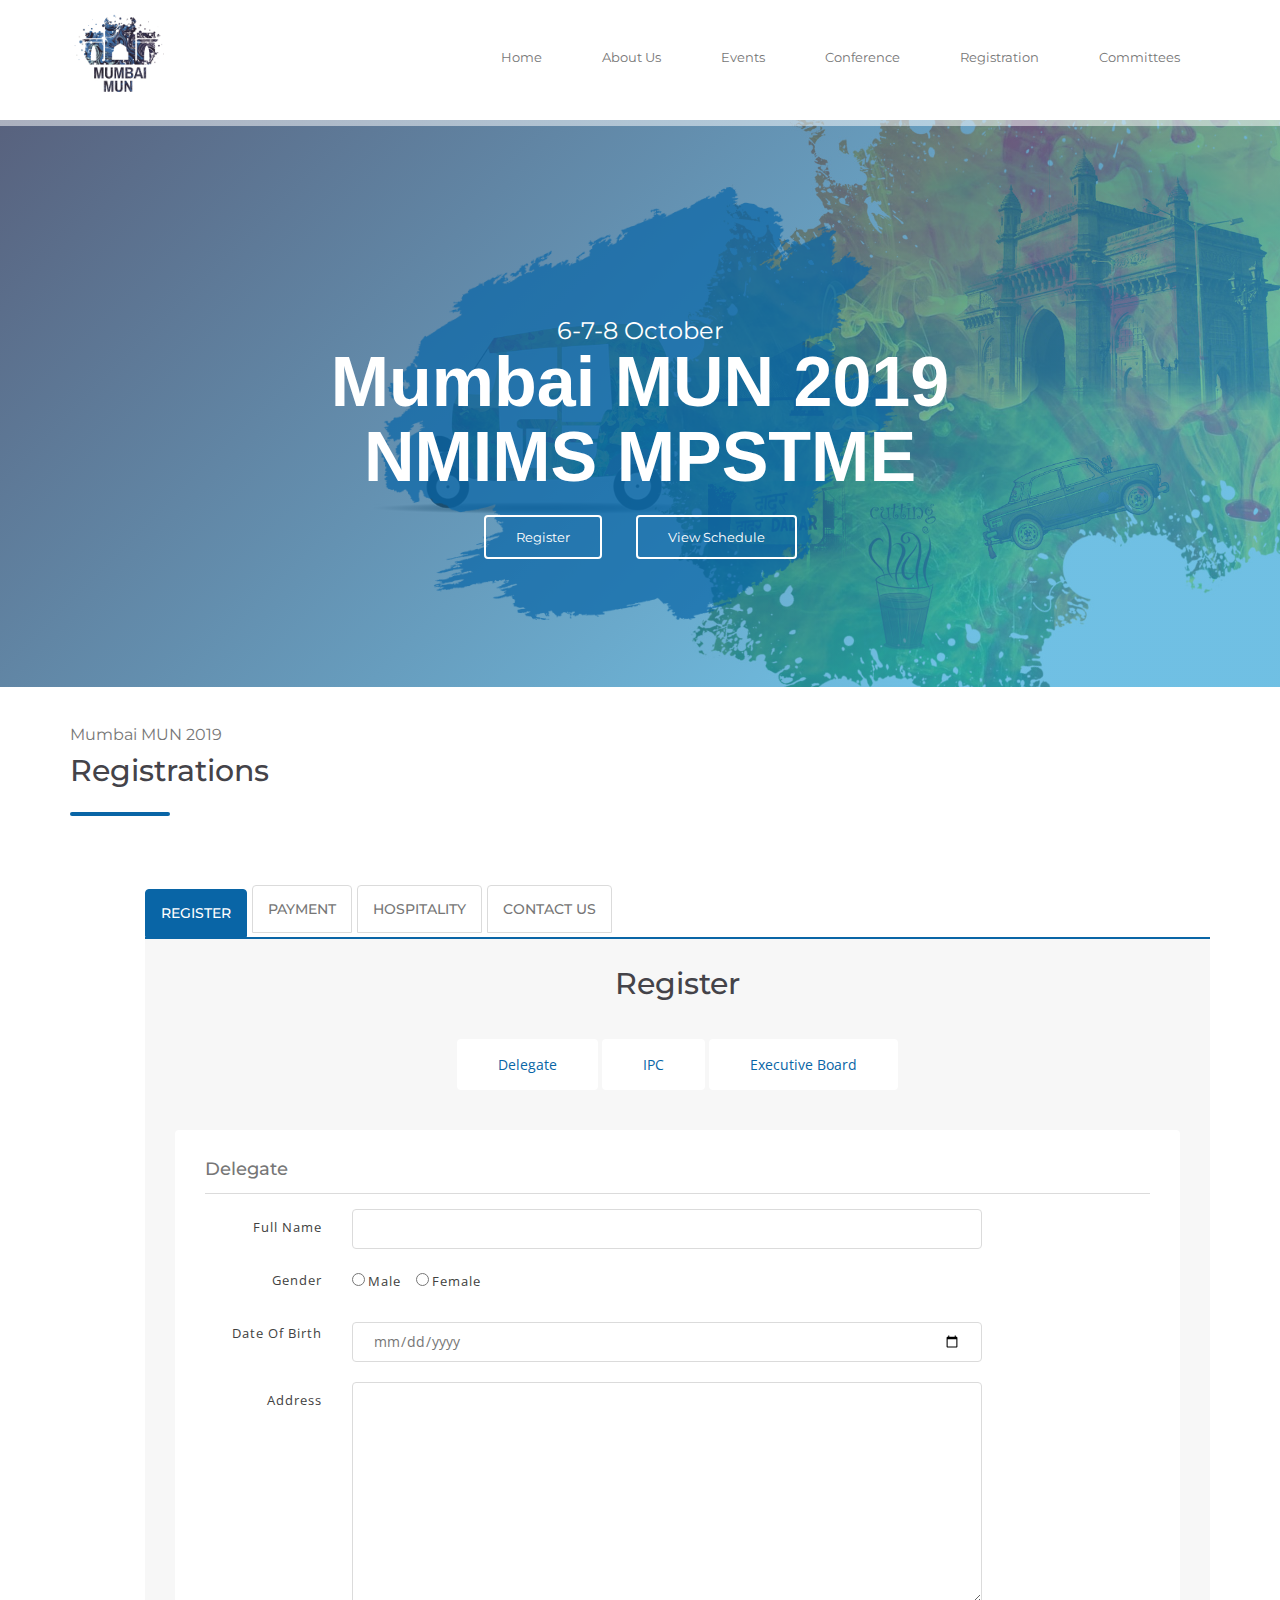
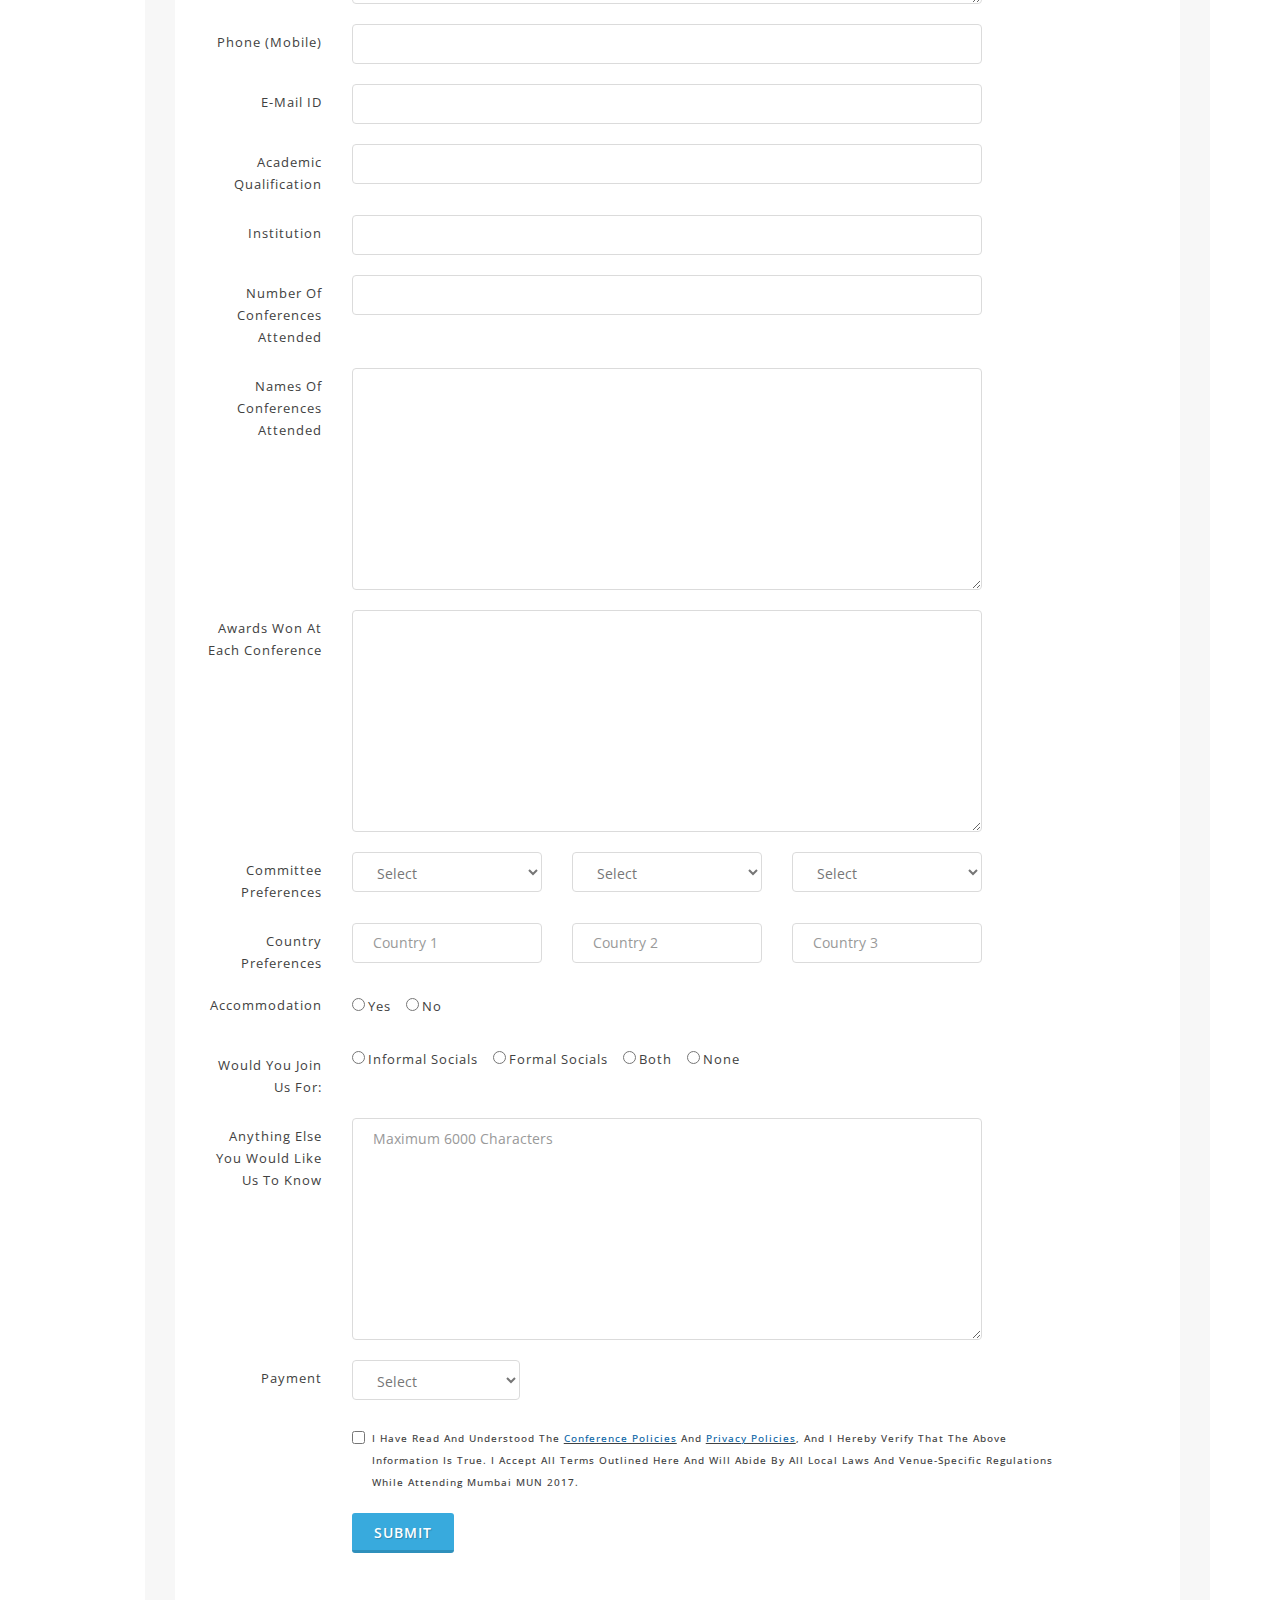
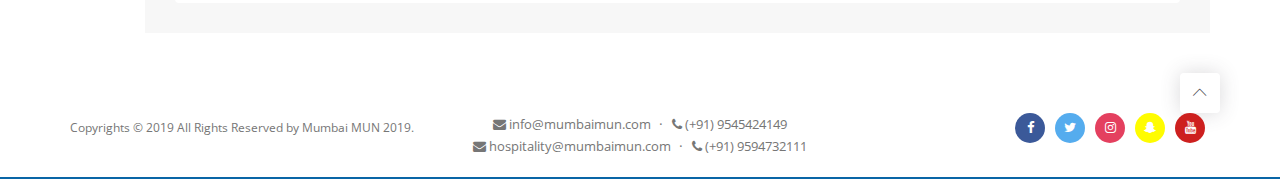
<file: register.html>
<!doctype html>
<!--[if lt IE 7]>		<html class="no-js lt-ie9 lt-ie8 lt-ie7" lang=""> <![endif]-->
<!--[if IE 7]>			<html class="no-js lt-ie9 lt-ie8" lang=""> <![endif]-->
<!--[if IE 8]>			<html class="no-js lt-ie9" lang=""> <![endif]-->
<!--[if gt IE 8]><!-->	<html class="no-js" lang="zxx"> <!--<![endif]-->

<meta http-equiv="content-type" content="text/html;charset=utf-8" />
<head>
	<meta charset="utf-8">
	<meta http-equiv="X-UA-Compatible" content="IE=edge">
	<title>Mumbai MUN 2019</title>
	<meta name="description" content="">
	<meta name="viewport" content="width=device-width, initial-scale=1">
	<link rel="apple-touch-icon" href="apple-touch-icon.png">
	<link rel="stylesheet" href="css/bootstrap.min.css">
	<link rel="stylesheet" href="css/normalize.css">
	<link rel="stylesheet" href="css/font-awesome.min.css">
	<link rel="stylesheet" href="css/icomoon.css">
	<link rel="stylesheet" href="css/owl.carousel.min.css">
	<link rel="stylesheet" href="css/customScrollbar.css">
	<link rel="stylesheet" href="css/photoswipe.css">
	<link rel="stylesheet" href="css/default-skin.css">
	<link rel="stylesheet" href="css/prettyPhoto.css">
	<link rel="stylesheet" href="css/animate.css">
	<link rel="stylesheet" href="css/transitions.css">
	<link rel="stylesheet" href="css/main.css">
	<link rel="stylesheet" href="css/color.css">
	<link rel="stylesheet" href="css/responsive.css">
	<script src="js/vendor/modernizr-2.8.3-respond-1.4.2.min.js"></script>
	<script src="https://ajax.googleapis.com/ajax/libs/jquery/3.4.1/jquery.min.js"></script>

	<style>

	.control-label1 {
		text-align: right;
		text-transform: capitalize;
	}

	input[type="date"] {
		text-transform: none;
	}

	.form-horizontal .control-label {
		text-transform: capitalize;
	}

	label {
		display: inline-block;
		font-size: 13px;
		text-transform: capitalize;
		letter-spacing: 1px;
		margin-bottom: 10px;
		cursor: pointer;
	}

	.nomargin {
		margin: 0 !important;
	}

	.button {
		display: inline-block;
		position: relative;
		cursor: pointer;
		outline: none;
		white-space: nowrap;
		margin: 5px;
		padding: 0 22px;
		font-size: 14px;
		height: 40px;
		line-height: 40px;
		background-color: #38aadd;
		color: #FFF;
		font-weight: 600;
		text-transform: uppercase;
		letter-spacing: 1px;
		border: none;
		text-shadow: 1px 1px 1px rgba(0,0,0,0.2);
	}

	.button.button-3d {
		border-radius: 3px;
		border-bottom: 3px solid rgba(0,0,0,0.15);
		-webkit-transition: none;
		-o-transition: none;
		transition: none;
	}

	.tg-eventvenuecontent {
		padding: 0;
	}

	.tg-eventschedulenav li.active a,
	.tg-eventschedulenav li:hover a {
		padding: 15px 15px;
		margin: 4px 0 0;
	}

	.tg-eventschedulenav li a {
		font-size: 14px;
		padding: 15px 15px;
		margin: 0;
		border-radius: 4px 4px 0 0;
	}

	.tg-eventschedulecontent {
		border-top: 2px solid #0965a6;
		border-left: none;

	}

	.tg-eventschedulenav {
		top: 0;
		left: 35px;
		width: 100%;
		list-style: none;
		font-size: 16px;
		line-height: 56px;
		position: initial;
		text-transform: uppercase;
		transform: none;
		-webkit-transform: none;
	}
</style>
</head>
<body id="body" class="tg-home tg-homeone">
<!--[if lt IE 8]>
<p class="browserupgrade">You are using an <strong>outdated</strong> browser. Please <a href="http://browsehappy.com/">upgrade your browser</a> to improve your experience.</p>
<![endif]-->
<!--************************************
Wrapper Start
*************************************-->
<div id="tg-wrapper" class="tg-wrapper tg-haslayout">
<!--************************************
SideBar Navigation Start
*************************************-->
<div class="tg-sidenavholder">
	<div id="tg-sidenav" class="tg-sidenav">
		<a href="javascript:void(0);" class="tg-close"><i class="icon-cross"></i></a>
		<div id="tg-navscrollbar" class="tg-navscrollbar">
			<div class="tg-navhead">
				<strong class="tg-logo">
					<a href="index.html">
						<img src="images/logon.jpg" alt="MumbaiMUN2019">
					</a>
				</strong>
			</div>
<!--nav id="tg-navtwo" class="tg-nav">
<div id="tg-sidenavigation" class="tg-navigation">
<ul>
<li><a href="#">News</a></li>
<li><a href="#">News detail</a></li>
<li><a href="#">Coming soon</a></li>
<li><a href="#">Downloads</a></li>
<li><a href="#">Gallery</a></li>
<li><a href="#">FAQs</a></li>
<li><a href="#">Testimonials</a></li>
<li><a href="#">Accomodation</a></li>
</ul>
</div>
</nav-->
<div class="tg-sidenavbottom">
	<img src="images/icon.png" alt="image description">
	<ul class="tg-socialicons">
		<li class="tg-facebook"><a href="https://www.facebook.com/MumbaiModelUnitedNations/"><i class="fa fa-facebook"></i></a></li>
		<li class="tg-twitter"><a href="https://twitter.com/mumbaimodelun"><i class="fa fa-twitter"></i></a></li>
		<li class="tg-instagram"><a href="https://www.instagram.com/mumbaimun/"><i class="fa fa-instagram"></i></a></li>
		<li class="tg-snapchat"><a href="https://www.snapchat.com/add/mumbaimun"><i class="fa fa-snapchat-ghost"></i></a></li>
		<li class="tg-youtube"><a href="https://www.youtube.com/channel/UC4thjWQvfSFn5DHjn0j3GJQ"><i class="fa fa-youtube"></i></a></li>
	</ul>
	<p class="tg-copyrights">2019 All Rights Reserved By<span>© Mumbai MUN</span></p>
</div>
</div>
</div>
</div>
<!--************************************
SideBar Navigation End
*************************************-->
<!--************************************
Header Start
*************************************-->
<header id="tg-header" class="tg-header tg-haslayout" data-spy="affix" data-offset-top="10">
	<div class="container">
		<div class="row">
			<div class="col-xs-12 col-sm-12 col-md-12 col-lg-12">
				<strong class="tg-logo"><a href="index.html">
					<img src="images/logon.jpg" alt="MumbaiMUN2019"></a></strong>
					<div class="tg-navigationarea">
<!--a class="tg-btn tg-btnbecommember" href="javascript:void(0);"><span class="tg-badge">256 Left</span>Book Your Seat</a>
	<a id="tg-btnopenclose" class="tg-btnopenclose" href="javascript:void(0);"><i class="icon-menu"></i></a-->
		<nav id="tg-nav" class="tg-nav">
			<div class="navbar-header">
				<button type="button" class="navbar-toggle collapsed" data-toggle="collapse" data-target="#tg-navigation" aria-expanded="false">
					<span class="sr-only">Toggle navigation</span>
					<span class="icon-bar"></span>
					<span class="icon-bar"></span>
					<span class="icon-bar"></span>
				</button>
			</div>
			<div id="tg-navigation" class="collapse navbar-collapse tg-navigation">
				<ul>
					<li class="tg-active menu-item-has-children">
						<a href="index.html" class="external">Home</a>
					</li>
					<li>
						<a href="about.html">About Us</a>
						<ul class="sub-menu">
							<li><a href="about.html#mumbaimun" class="external">Mumbai MUN</a></li>
							<li><a href="about.html#mumbai" class="external">Mumbai</a></li>
							<li><a href="about.html#mpstme" class="external">NMIMS MPSTME</a></li>
							<li><a href="about.html#svkm" class="external">About SVKM</a></li>
							<li><a href="about.html#mun-society" class="external">About MUN Society</a></li>
							<li><a href="about.html#letter" class="external">Letter from SG</a></li>
						</ul>
					</li>
					<li>
						<a href="events.html">Events</a>
						<ul class="sub-menu">
							<li><a href="events.html#panel" class="external">Panel Discussion</a></li>
							<li><a href="events.html#formal" class="external">Formal Socials</a></li>
							<li><a href="events.html#informal" class="external">Informal Socials</a></li>
						</ul>
					</li>
					<li>
						<a href="conference.html">Conference</a>
						<ul class="sub-menu">
							<li><a href="conference.html#secretariat" class="external">Secretariat</a></li>
							<li><a href="conference.html#eb" class="external">Executive Board</a></li>
							<li><a href="conference.html#sponsors" class="external">Sponsors</a></li>
							<li><a href="conference.html#partners" class="external">MUN Partners</a></li>
							<li><a href="conference.html#media" class="external">Media & Collaboration</a></li>
						</ul>
					</li>
					<li>
						<a href="register.html">Registration</a>
						<ul class="sub-menu">
							<li><a href="register.html#register" class="external">Register</a></li>
							<li><a href="register.html#payment" class="external">Payment</a></li>
							<li><a href="register.html#hospitality" class="external">Hospitality</a></li>
							<li><a href="register.html#contact" class="external">Contact Us</a></li>
						</ul>
					</li>
					<li>
						<a href="committees.html">Committees</a>
						<ul class="sub-menu">
							<li><a href="committees.html#committees" class="external">Committees</a></li>
							<li><a href="committees.html#matrix" class="external">Country Matrix</a></li>
							<li><a href="committees.html#allotments" class="external">Allotments</a></li>
							<li><a href="committees.html#guides" class="external">Study Guides</a></li>
						</ul>
					</li>
				</ul>
			</div>
		</nav>
	</div>
</div>
</div>
</div>
</header>
<!--************************************
Header End
*************************************-->
<!--************************************
Home Slider Start
*************************************-->
<div id="tg-homebanner" class="tg-homebanner tg-haslayout">
	<figure class="tg-themepostimg">
		<img src="images/banner/slider-1.jpg" alt="image description">
		<figcaption>
			<div class="tg-bannercontent" data-tilt >
				<span class="tg-datetime">6-7-8 October</span>
				<h1>Mumbai MUN 2019<span>NMIMS MPSTME</span></h1>
				<div class="tg-speakerinfo">
<!--div class="tg-authorholder">
<img src="images/author-img.jpg" alt="image description">
<div class="tg-authorcontent">
<div class="tg-speakername">
<span class="tg-eventcatagory">Secretary General</span>
<h2>Rini Antony</h2>
<a class="tg-btnviewall" href="#">View team</a>
</div>
</div>
</div-->
<div class="tg-btnwhite">
	<a class="tg-btn" href="register.html#register">Register</a>
	<a class="tg-btn" href="index.html#tg-schedule">View Schedule</a>
</div>
</div>
</div>
</figcaption>
</figure>
</div>
<!--************************************
Home Slider End
*************************************-->
<!--************************************
Main Start
*************************************-->
<main id="tg-main" class="tg-main tg-haslayout">

<!--************************************
Confrences Start
*************************************-->
<section id="tg-schedule" class="tg-sectionspace tg-haslayout">
	<div class="container">
		<div class="row">
			<div class="tg-eventconfrences">
				<div class="col-xs-12 col-sm-12 col-md-12 col-lg-12">
					<div class="tg-headholder">
						<div class="tg-sectionhead tg-textalignleft">
							<div class="tg-sectionheading">
								<span>Mumbai MUN 2019</span>
								<h2>Registrations</h2>
							</div>
						</div>
					</div>
					<div class="tg-eventscheduletabs">
						<ul class="tg-eventschedulenav" role="tablist">
							<li role="presentation" class="active"><a href="#register" aria-controls="register" role="tab" data-toggle="tab">Register</a></li>
							<li role="presentation"><a href="#payment" aria-controls="payment" role="tab" data-toggle="tab">Payment</a></li>
							<li role="presentation"><a href="#hospitality" aria-controls="hospitality" role="tab" data-toggle="tab">Hospitality</a></li>
							<li role="presentation"><a href="#contact" aria-controls="contact" role="tab" data-toggle="tab">Contact Us</a></li>
						</ul>
						<div class="tg-eventschedulecontent tab-content">
							<div role="tabpanel" class="tab-pane active" id="register">
								<div class="tg-eventschaduletime">
									<h3>Register</h3>
								</div>
								<div class="tg-eventvenuetabs">
									<ul class="tg-eventvenuenav" role="tablist">
										<li role="presentation"><a href="#delegate" aria-controls="delegate" role="tab" data-toggle="tab">Delegate</a></li>
										<li role="presentation"><a href="#ipc" aria-controls="ipc" role="tab" data-toggle="tab">IPC</a></li>
										<li role="presentation"><a href="#eb" aria-controls="eb" role="tab" data-toggle="tab">Executive Board</a></li>
									</ul>
									<div class="tg-eventvenuecontent tab-content">
										<div role="tabpanel" class="tab-pane active" id="delegate">
											<div class="tg-event">
												<div class="tg-eventhead">
													<div class="tg-leftarea">
														<div class="tg-title">
															<h2>Delegate</h2>
														</div>
													</div>
												</div>
												<div class="tg-description">



													<form method="POST" action="https://mihirkabani.github.io/mumbaimun/delegate.php" accept-charset="UTF-8" class="form-horizontal" style="font-size: 12px; width: 90%">



														<div class="form-group">
															<label for="name" class="col-sm-2 control-label">Full Name</label>

															<div class="col-sm-9">
																<input class="form-control" required id="name" name="name" type="text">
															</div>
														</div>

														<div class="form-group">
															<label class="col-sm-2 control-label1">Gender</label>

															<div class="col-sm-9">
																<input required name="gender" type="radio" value="Male">
																<label for="male">Male</label>
																&nbsp; &nbsp;
																<input name="gender" type="radio" value="Female">
																<label for="female">Female</label>
															</div>
														</div>

														<div class="form-group">
															<label class="col-sm-2 control-label1">Date of Birth</label>

															<div class="col-sm-9">
																<input class="form-control" required name="dob" type="date">
															</div>
														</div>

														<div class="form-group">
															<label class="col-sm-2 control-label">Address</label>
															<div class="col-sm-9">
																<textarea class="form-control" required name="address" cols="50" rows="10"></textarea>
															</div>
														</div>

														<div class="form-group">
															<label class="col-sm-2 control-label">Phone (Mobile)</label>

															<div class="col-sm-9">
																<input class="form-control" required name="phone" type="phone" pattern="^(\+91[\-\s]?)?[0]?(91)?[789]\d{9}$">
															</div>
														</div>

														<div class="form-group">
															<label class="col-sm-2 control-label">E-Mail ID</label>

															<div class="col-sm-9">
																<input class="form-control" required name="email" type="email">
															</div>
														</div>

														<div class="form-group">
															<label class="col-sm-2 control-label">Academic Qualification</label>
															<div class="col-sm-9">
																<input class="form-control" required name="degree" type="text">
															</div>
														</div>

														<div class="form-group">
															<label class="col-sm-2 control-label">Institution</label>

															<div class="col-sm-9">
																<input class="form-control" required name="institute" type="text">
															</div>
														</div>

														<div class="form-group">
															<label class="col-sm-2 control-label">Number of Conferences Attended</label>

															<div class="col-sm-9">
																<input class="form-control" required name="confnumber" type="number" min="0">
															</div>
														</div>

														<div class="form-group">
															<label class="col-sm-2 control-label">Names of conferences attended</label>
															<div class="col-sm-9">
																<textarea class="form-control" required name="confname" cols="50" rows="10"></textarea>
															</div>
														</div>

														<div class="form-group">
															<label class="col-sm-2 control-label">Awards won at each conference</label>
															<div class="col-sm-9">
																<textarea class="form-control" required name="confawards" cols="50" rows="10"></textarea>
															</div>
														</div>

														<div class="form-group">
															<label class="col-sm-2 control-label">Committee Preferences</label>

															<div class="col-sm-3">
																<select class="form-control" required="required" name="com1">
																	<option value="" selected="selected">Select</option>
																	<option value="UNSC">UNSC</option>
																	<option value="UNHRC">UNHRC</option>
																	<option value="DISEC">DISEC</option>
																	<option value="Lok Sabha">Lok Sabha</option>
																	<option value="CSW">CSW</option>
																	<option value="WTO">WTO</option>
																	<option value="CSTD">CSTD</option>
																	<option value="NSG">NSG</option>
																	<option value="WHA">WHA</option>
																	<option value="SPECPOL">SPECPOL</option>
																</select>
															</div>
															<div class="col-sm-3">
																<select class="form-control" required="required" name="com2">
																	<option value="" selected="selected">Select</option>
																	<option value="UNSC">UNSC</option>
																	<option value="UNHRC">UNHRC</option>
																	<option value="DISEC">DISEC</option>
																	<option value="Lok Sabha">Lok Sabha</option>
																	<option value="CSW">CSW</option>
																	<option value="WTO">WTO</option>
																	<option value="CSTD">CSTD</option>
																	<option value="NSG">NSG</option>
																	<option value="WHA">WHA</option>
																	<option value="SPECPOL">SPECPOL</option>
																</select>
															</div>
															<div class="col-sm-3">
																<select class="form-control" required="required" name="com3">
																	<option value="" selected="selected">Select</option>
																	<option value="UNSC">UNSC</option>
																	<option value="UNHRC">UNHRC</option>
																	<option value="DISEC">DISEC</option>
																	<option value="Lok Sabha">Lok Sabha</option>
																	<option value="CSW">CSW</option>
																	<option value="WTO">WTO</option>
																	<option value="CSTD">CSTD</option>
																	<option value="NSG">NSG</option>
																	<option value="WHA">WHA</option>
																	<option value="SPECPOL">SPECPOL</option>
																</select>
															</div>
														</div>

														<div class="form-group" id="UNSC_option" style="display: none">
															<hr>
															<p style="padding-left: 4%">Co-delegate details only for UNSC</p>
															<div class="form-group">
																<label for="name" class="col-sm-2 control-label">Full Name <br> (Co-Delegate)</label>
																<div class="col-sm-9">
																	<input class="form-control" required id="coname" name="coname" type="text">
																</div>
															</div>

															<div class="form-group">
																<label class="col-sm-2 control-label1">Gender <br> (Co-Delegate)</label>
																<div class="col-sm-9">
																	<input required name="cogender" type="radio" value="Male">
																	<label for="male">Male</label>
																	&nbsp; &nbsp;
																	<input name="cogender" type="radio" value="Female">
																	<label for="female">Female</label>
																</div>
															</div>

															<div class="form-group">
																<label class="col-sm-2 control-label">Date of Birth <br> (Co-Delegate)</label>
																<div class="col-sm-9">
																	<input class="form-control" required name="codob" type="date">
																</div>
															</div>

															<div class="form-group">
																<label class="col-sm-2 control-label">Previous Experiences <br> (Co-Delegate)</label>
																<div class="col-sm-9">
																	<textarea class="form-control" required name="coconfawards" cols="50" rows="10"></textarea>
																</div>
															</div>
														</div>

														<div class="form-group">
															<label class="col-sm-2 control-label">Country Preferences</label>

															<div class="col-sm-3">
																<input class="form-control" required placeholder="Country 1" name="country1" type="text">
															</div>
															<div class="col-sm-3">
																<input class="form-control" required placeholder="Country 2" name="country2" type="text">
															</div>
															<div class="col-sm-3">
																<input class="form-control" required placeholder="Country 3" name="country3" type="text">
															</div>
														</div>

														<div class="form-group">
															<label class="col-sm-2 control-label1">Accommodation</label>

															<div class="col-sm-9">
																<input required name="accommodation" type="radio" value="Yes">
																<label for="yes">Yes</label>
																&nbsp; &nbsp;
																<input name="accommodation" type="radio" value="No">
																<label for="no">No</label>
															</div>
														</div>

														<div class="form-group">
															<label class="col-sm-2 control-label">Would you join us for: </label>
															<div class="col-sm-9">
																<input required name="event" type="radio" value="Informal Socials">
																<label for="Informal Socials">Informal Socials</label>
																&nbsp; &nbsp;
																<input name="event" type="radio" value="Formal Socials">
																<label for="Formal Socials">Formal Socials</label>
																&nbsp; &nbsp;
																<input name="event" type="radio" value="Both">
																<label for="Both">Both</label>
																&nbsp; &nbsp;
																<input name="event" type="radio" value="None">
																<label for="None">None</label>

															</div>
														</div>


														<div class="form-group">
															<label class="col-sm-2 control-label">Anything else you would like us to know</label>

															<div class="col-sm-9">
																<textarea class="form-control" maxlength="6000" placeholder="Maximum 6000 characters" name="elsetoknow" cols="50" rows="10"></textarea>
															</div>
														</div>

														<div class="form-group">
															<label class="col-sm-2 control-label">Payment</label>
															<div class="col-sm-5">
																<select class="form-control" required="required" style="width:50%;" name="payment"><option value="" selected="selected">Select</option><option value="11">Pay Online</option><option value="12">Pay via Cheque/RTGS/DD/NEFT. (Applicable for Delegates registering from India only)</option><option value="13">Pay Offline (applicable to Mumbai Residents Only)</option><option value="14">Pay Later</option></select>
															</div>
														</div>





														<div class="form-group">
															<div class="col-sm-offset-2 col-sm-10">
																<div class="checkbox">
																	<label style="font-weight: 500; font-size: 10px;">
																		<input required type="checkbox"> I have read and understood the <u><a href="policies/Delegate%20Conference%20Policies%20for%20MUMBAI%20MUN%202017.html" target="_blank">Conference Policies</a></u> and <u><a href="policies/Mumbai%20MUN%20Privacy%20policy.html" target="_blank">Privacy Policies</a></u>, and I hereby verify that the above information is true. I accept all terms outlined here and will abide by all local laws and venue-specific regulations while attending Mumbai MUN 2017.
																	</label>
																</div>
															</div>
														</div>



														<div class="form-group">
															<div class="col-sm-offset-2 col-sm-10">
																<button type="submit" class="button button-3d nomargin">Submit</button>
															</div>
														</div>

													</form>
												</div>
											</div>
										</div>

										<div role="tabpanel" class="tab-pane" id="ipc">
											<div class="tg-event">
												<div class="tg-eventhead">
													<div class="tg-leftarea">
														<div class="tg-title">
															<h2>International Press Corps</h2>
														</div>
													</div>
												</div>
												<div class="tg-description">




													<form method="POST" action="https://mihirkabani.github.io/mumbaimun/ipc.php" accept-charset="UTF-8" class="form-horizontal" style="font-size: 12px; width: 90%">



														<div class="form-group">
															<label for="name" class="col-sm-2 control-label">Full Name</label>

															<div class="col-sm-9">
																<input class="form-control" required id="name" name="name" type="text">
															</div>
														</div>

														<div class="form-group">
															<label class="col-sm-2 control-label1">Gender</label>

															<div class="col-sm-9">
																<input required name="gender" type="radio" value="Male">
																<label for="male">Male</label>
																&nbsp; &nbsp;
																<input name="gender" type="radio" value="Female">
																<label for="female">Female</label>
															</div>
														</div>

														<div class="form-group">
															<label class="col-sm-2 control-label">Date of Birth</label>

															<div class="col-sm-9">
																<input class="form-control" required name="dob" type="date" max="31-12-2016">
															</div>
														</div>

														<div class="form-group">
															<label class="col-sm-2 control-label">Address</label>
															<div class="col-sm-9">
																<textarea class="form-control" required name="address" cols="50" rows="10"></textarea>
															</div>
														</div>

														<div class="form-group">
															<label class="col-sm-2 control-label">Phone (Mobile)</label>

															<div class="col-sm-9">
																<input class="form-control" required name="phone" type="phone" pattern="^(\+91[\-\s]?)?[0]?(91)?[789]\d{9}$">
															</div>
														</div>

														<div class="form-group">
															<label class="col-sm-2 control-label">E-Mail ID</label>

															<div class="col-sm-9">
																<input class="form-control" required name="email" type="email">
															</div>
														</div>

														<div class="form-group">
															<label class="col-sm-2 control-label">Academic Qualification</label>
															<div class="col-sm-9">
																<input class="form-control" required name="degree" type="text">
															</div>
														</div>

														<div class="form-group">
															<label class="col-sm-2 control-label">Institution</label>

															<div class="col-sm-9">
																<input class="form-control" required name="institution" type="text">
															</div>
														</div>

														<div class="form-group">
															<label class="col-sm-2 control-label">Number of Conferences Attended</label>

															<div class="col-sm-9">
																<input class="form-control" required name="confnumber" type="number" min="0">
															</div>
														</div>

														<div class="form-group">
															<label class="col-sm-2 control-label">Names of conferences attended</label>
															<div class="col-sm-9">
																<textarea class="form-control" required name="confname" cols="50" rows="10"></textarea>
															</div>
														</div>

														<div class="form-group">
															<label class="col-sm-2 control-label">Awards won at each conference</label>
															<div class="col-sm-9">
																<textarea class="form-control" required name="confawards" cols="50" rows="10"></textarea>
															</div>
														</div>

														<div class="form-group">
															<label class="col-sm-2 control-label1">Agency</label>

															<div class="col-sm-9">
																<input required name="agency" type="radio" value="Paparazzi">
																<label for="paparazzi">Paparazzi</label>
																&nbsp; &nbsp;
																<input name="agency" type="radio" value="Reuters">
																<label for="reuters">Reuters</label>
																&nbsp; &nbsp;
																<input name="agency" type="radio" value="Reuters">
																<label for="photography">Photography</label>
															</div>
														</div>

														<div class="form-group">
															<label class="col-sm-2 control-label1">Accommodation</label>

															<div class="col-sm-9">
																<input required name="accommodation" type="radio" value="Yes">
																<label for="yes">Yes</label>
																&nbsp; &nbsp;
																<input name="accommodation" type="radio" value="No">
																<label for="no">No</label>
															</div>
														</div>

														<div class="form-group">
															<label class="col-sm-2 control-label">Would you join us for: </label>
															<div class="col-sm-9">
																<input required name="event" type="radio" value="Informal Socials">
																<label for="Informal Socials">Informal Socials</label>
																&nbsp; &nbsp;
																<input name="event" type="radio" value="Formal Socials">
																<label for="Formal Socials">Formal Socials</label>
																&nbsp; &nbsp;
																<input name="event" type="radio" value="Both">
																<label for="Both">Both</label>
																&nbsp; &nbsp;
																<input name="event" type="radio" value="None">
																<label for="None">None</label>

															</div>
														</div>


														<div class="form-group">
															<label class="col-sm-2 control-label">Anything else you would like us to know</label>

															<div class="col-sm-9">
																<textarea class="form-control" maxlength="6000" placeholder="Maximum 6000 characters" name="elsetoknow" cols="50" rows="10"></textarea>
															</div>
														</div>

														<div class="form-group">
															<label class="col-sm-2 control-label">Payment</label>
															<div class="col-sm-5">
																<select class="form-control" required="required" style="width:50%;" name="payment"><option value="" selected="selected">Select</option><option value="1">Pay Online</option><option value="2">Pay via Cheque/RTGS/DD/NEFT. (Applicable for Delegates registering from India only)</option><option value="3">Pay Offline (applicable to Mumbai Residents Only)</option><option value="4">Pay Later</option></select>
															</div>
														</div>





														<div class="form-group">
															<div class="col-sm-offset-2 col-sm-10">
																<div class="checkbox">
																	<label style="font-weight: 500; font-size: 10px;">
																		<input required type="checkbox"> I have read and understood the <u><a href="policies/IPC%20Conference%20Policies%20for%20MUMBAI%20MUN%202017.html" target="_blank">Conference Policies</a></u> and <u><a href="policies/Mumbai%20MUN%20Privacy%20policy.html" target="_blank">Privacy Policies</a></u>, and I hereby verify that the above information is true. I accept all terms outlined here and will abide by all local laws and venue-specific regulations while attending Mumbai MUN 2017.
																	</label>
																</div>
															</div>
														</div>



														<div class="form-group">
															<div class="col-sm-offset-2 col-sm-10">
																<button type="submit" class="button button-3d nomargin">Submit</button>
															</div>
														</div>

													</form>
												</div>
											</div>
										</div>
										<div role="tabpanel" class="tab-pane" id="eb">
											<div class="tg-event">
												<div class="tg-eventhead">
													<div class="tg-leftarea">
														<div class="tg-title">
															<h2>Executive Board</h2>
														</div>
													</div>
												</div>
												<div class="tg-description">


													<form method="POST" action="https://mihirkabani.github.io/mumbaimun/eb.php" accept-charset="UTF-8" class="form-horizontal" style="font-size: 12px; width: 90%">

														<div class="form-group">
															<label for="name" class="col-sm-2 control-label">Full Name</label>

															<div class="col-sm-9">
																<input class="form-control" required id="name" name="name" type="text">
															</div>
														</div>

														<div class="form-group">
															<label class="col-sm-2 control-label1">Gender</label>

															<div class="col-sm-9">
																<input required name="gender" id="gender" type="radio" value="Male">
																<label for="male">Male</label>
																<input name="gender" id="gender" type="radio" value="Female" >
																<label for="female">Female</label>
															</div>
														</div><br>


														<div class="form-group">
															<label class="col-sm-2 control-label">Date of Birth</label>

															<div class="col-sm-9">
																<input class="form-control" required name="dob" id="dob" type="date">
															</div>
														</div>

														<div class="form-group">
															<label class="col-sm-2 control-label">Address</label>
															<div class="col-sm-9">
																<textarea class="form-control" required name="address" cols="50" rows="10"></textarea>
															</div>
														</div>


														<div class="form-group">
															<label class="col-sm-2 control-label">Nationality</label>

															<div class="col-sm-9">
																<input class="form-control" required id="nationality" name="nationality" type="text">
															</div>
														</div>


														<div class="form-group">
															<label class="col-sm-2 control-label">Phone (Mobile)</label>

<!--div class="col-sm-9" style="margin-left:-188px;">
<input id="mobile-number" name="mobile-number" type="tel" style="color:#555;" placeholder="+919930332393">
</div-->

<div class="col-sm-9">
	<input class="form-control" required name="mobile-number" type="text">
</div>
</div>

<div class="form-group">
	<label class="col-sm-2 control-label">E-Mail ID</label>

	<div class="col-sm-9">
		<input class="form-control" required name="email"  id="email" type="email">
	</div>
</div>

<div class="form-group">
	<label class="col-sm-2 control-label">Skype ID</label>

	<div class="col-sm-9">
		<input class="form-control" required name="skype"  id="skype" type="text">
	</div>
</div>






<div class="form-group">
	<label class="col-sm-2 control-label">Education</label>
	<div class="col-sm-9">
		<input class="form-control" required name="degree" id="degree" type="text">
	</div>
</div>


<div class="form-group">
	<label class="col-sm-2 control-label">College Name</label>

	<div class="col-sm-9">
		<input class="form-control" required name="college" id="college" type="text">
	</div>
</div>








<div class="form-group">
	<label class="col-sm-2 control-label1">Accommodation</label>
	<div class="col-sm-9">
		<input required name="accommodation" id="accommodation" type="radio" value="Yes">
		<label for="Yes">Yes</label> &nbsp;&nbsp;
		<input name="accommodation" id="accommodation" type="radio" value="No" >
		<label for="No">No</label>
	</div>
</div>



<div class="form-group">
	<label class="col-sm-2 control-label">Previous Experiences (As Delegate)</label>

	<div class="col-sm-9">
		<textarea class="form-control" required maxlength="6000" placeholder="Maximum 6000 characters" id="experiences" name="experiences" cols="50" rows="10"></textarea>
	</div>
</div>



<div class="form-group">
	<label class="col-sm-2 control-label">Previous Experiences (As Executive Board)</label>

	<div class="col-sm-9">
		<textarea class="form-control" required maxlength="6000" placeholder="Maximum 6000 characters" id="experiences" name="experiences" cols="50" rows="10"></textarea>
	</div>
</div>



<div class="form-group">
	<label class="col-sm-2 control-label">Committee Preferences</label>

	<div class="col-sm-3">
		<select class="form-control" required="required" name="com1">
			<option value="" selected="selected">Select</option>
			<option value="UNSC">UNSC</option>
			<option value="UNHRC">UNHRC</option>
			<option value="DISEC">DISEC</option>
			<option value="Lok Sabha">Lok Sabha</option>
			<option value="CSW">CSW</option>
			<option value="WTO">WTO</option>
			<option value="CSTD">CSTD</option>
			<option value="NSG">NSG</option>
			<option value="WHA">WHA</option>
			<option value="SPECPOL">SPECPOL</option>
		</select>
	</div>
	<div class="col-sm-3">
		<select class="form-control" required="required" name="com1">
			<option value="" selected="selected">Select</option>
			<option value="UNSC">UNSC</option>
			<option value="UNHRC">UNHRC</option>
			<option value="DISEC">DISEC</option>
			<option value="Lok Sabha">Lok Sabha</option>
			<option value="CSW">CSW</option>
			<option value="WTO">WTO</option>
			<option value="CSTD">CSTD</option>
			<option value="NSG">NSG</option>
			<option value="WHA">WHA</option>
			<option value="SPECPOL">SPECPOL</option>
		</select>
	</div>
	<div class="col-sm-3">
		<select class="form-control" required="required" name="com1">
			<option value="" selected="selected">Select</option>
			<option value="UNSC">UNSC</option>
			<option value="UNHRC">UNHRC</option>
			<option value="DISEC">DISEC</option>
			<option value="Lok Sabha">Lok Sabha</option>
			<option value="CSW">CSW</option>
			<option value="WTO">WTO</option>
			<option value="CSTD">CSTD</option>
			<option value="NSG">NSG</option>
			<option value="WHA">WHA</option>
			<option value="SPECPOL">SPECPOL</option>
		</select>
	</div>
</div>




<div class="form-group">

	<div class="col-sm-9 col-md-offset-2">
		The theme for this year's edition is "Paradox of Progress"
	</div>
</div>




<div class="form-group">
	<label class="col-sm-2 control-label">What is your opinion on Mumbai MUN 2019's theme? Please express your views in 200 words</label>

	<div class="col-sm-9">
		<textarea class="form-control" maxlength="200" placeholder="Maximum 200 characters" id="elsetoknow" name="elsetoknow" cols="50" rows="10"></textarea>
	</div>
</div>



<div class="form-group">
	<label class="col-sm-2 control-label">Which rules of procedure do you prefer to follow at an MUN? Justify</label>

	<div class="col-sm-9">
		<textarea class="form-control" required maxlength="200" placeholder="Maximum 200 characters" id="experiences" name="experiences" cols="50" rows="10"></textarea>
	</div>
</div>



<div class="form-group">
	<label class="col-sm-2 control-label">What is your view on the situation in the Horn of Africa? Please express your views in 200 words</label>

	<div class="col-sm-9">
		<textarea class="form-control" required maxlength="200" placeholder="Maximum 200 characters" id="experiences" name="experiences" cols="50" rows="10"></textarea>
	</div>
</div>



<br>
<br>
<!--div class="form-group">
<label class="col-sm-2 control-label">Payment</label>
<div class="col-sm-9">How would you like to pay for Delhi International MUN 2016 ? If you are paying online, select quantity as 4.</div>
<div class="col-sm-5">
<select class="form-control" required="required" style="width:50%;" name="payment"><option value="" selected="selected">Select</option><option value="1">Pay Online</option><option value="2">Pay via Cheque/RTGS/DD/NEFT. (Applicable for Delegates registering from India only)</option><option value="3">Pay Offline (applicable to Mumbai Residents Only)</option><option value="4">Pay Later</option></select>
</div>
</div-->





<div class="form-group">
	<div class="col-sm-offset-2 col-sm-10">
		<div class="checkbox">
			<label style="font-weight: 500; font-size: 10px;">
				<input required type="checkbox"> I have read and understood the <u><a href="policies/SC%20Conference%20Policies%20for%20MUMBAI%20MUN%202017.html" target="_blank">Conference Policies</a></u> and <u><a href="policies/Mumbai%20MUN%20Privacy%20policy.html" target="_blank">Privacy Policies</a></u>, and I hereby verify that the above information is true. I accept all terms outlined here and will abide by all local laws and venue-specific regulations while attending Mumbai MUN 2017.
			</label>
		</div>
	</div>
</div>

<br>
<div class="form-group">
	<div class="col-sm-offset-2 col-sm-10">
		<button type="submit" class="button button-3d nomargin">Submit</button>
	</div>
</div>
</form>
</div>
</div>
</div>
</div>
</div>
</div>
<div role="tabpanel" class="tab-pane" id="payment">
	<div class="tg-eventschaduletime">
		<h3>Payment</h3>
	</div>
	<div class="tg-eventvenuetabs">
		<div class="tg-eventvenuecontent tab-content">
			<div class="tg-event">
				<div class="tg-description">
					<p>Coming Soon! Stay Tuned for updates.</p>
				</div>
			</div>
		</div>
	</div>
</div>
<div role="tabpanel" class="tab-pane" id="hospitality">
	<div class="tg-eventschaduletime">
		<h3>Hospitality</h3>
	</div>
	<div class="tg-eventvenuetabs">
		<div class="tg-eventvenuecontent tab-content">
			<div class="tg-event">
				<div class="tg-description">
					<p>Coming Soon! Stay Tuned for updates.</p>
				</div>
			</div>
		</div>
	</div>
</div>
<div role="tabpanel" class="tab-pane" id="contact">
	<div class="tg-eventschaduletime">
		<h3>Contact</h3>
	</div>
	<div class="tg-eventvenuetabs">
		<div class="tg-eventvenuecontent tab-content">
			<div class="tg-event">
				<div class="tg-description">
					<p>Coming Soon! Stay Tuned for updates.</p>
				</div>
			</div>
		</div>
	</div>
</div>
</div>
</div>
</div>
</div>
</div>
</div>
</section>
<!--************************************
Confrences End
*************************************-->

</main>
<!--************************************
Main End
*************************************-->
<!--************************************
Footer Start
*************************************-->
<footer id="tg-footer" class="tg-footer tg-haslayout">
<!--************************************
Contact Us Start
*************************************-->
<!--
<div class="tg-contastus tg-bgcontactus tg-sectionspace">
<h1>Want to ask something?</h1>
<div class="container">
<div class="row">
<div class="col-xs-offset-0 col-xs-12 col-sm-offset-0 col-sm-12 col-md-offset-2 col-md-8 col-lg-offset-2 col-lg-8">
<div class="tg-sectionhead">
<div class="tg-sectionheading">
<span>Don’t worry we love to help</span>
<h2>Get in touch with us</h2>
</div>
</div>
</div>
<div class="col-xs-12 col-xs-offset-0 col-sm-12 col-sm-offset-0 col-md-8 col-md-offset-2 col-lg-6 col-lg-offset-3">
<form class="tg-formtheme tg-formcontactus">
<fieldset>
<div class="form-group">
<input type="text" name="fullname" class="form-control" placeholder="Full Name*">
</div>
<div class="form-group">
<input type="email" name="email" class="form-control" placeholder="Email*">
</div>
<div class="form-group">
<input type="text" name="phone" class="form-control" placeholder="Phone*">
</div>
<div class="form-group">
<input type="text" name="subject" class="form-control" placeholder="Subject*">
</div>
<div class="form-group">
<textarea placeholder="Message*"></textarea>
</div>
<div class="col-xs-12 col-sm-12 col-md-12 col-lg-12">
<button class="tg-btn" type="submit">Send Now</button>
</div>
</fieldset>
</form>
</div>
</div>
</div>
</div>
-->
<!--************************************
Contact Us End
*************************************-->
<!--************************************
Bottom Bar Start
*************************************-->
<div class="tg-footerbar">
	<a id="tg-btnscrolltop" class="tg-btnscrolltop" href="javascript:void(0);"><i class="icon-chevron-up"></i></a>
	<div class="container">
		<div class="row">
			<div class="col-sm-4 col-xs-12">
				<p class="tg-copyrights">
					Copyrights © 2019 All Rights Reserved by Mumbai MUN 2019.
				</p>
			</div>
			<div class="col-sm-4 col-xs-12 foot-contact">

				<a href="mailto:info@mumbaimun.com"><i class="fa fa-envelope"></i> info@mumbaimun.com </a><span class="middot">&middot;</span>
				<a href="tel:+91 9545424149"><i class="fa fa-phone"></i> (+91) 9545424149 </a><br>

				<a href="mailto:hospitality@mumbaimun.com"><i class="fa fa-envelope"></i> hospitality@mumbaimun.com </a><span class="middot">&middot;</span> <a href="tel:+91 9594732111"><i class="fa fa-phone"></i> (+91) 9594732111</a>
			</div>
			<div class="col-sm-4 col-xs-12">
				<ul class="tg-socialicons">
					<li class="tg-facebook"><a href="https://www.facebook.com/MumbaiModelUnitedNations/"><i class="fa fa-facebook"></i></a></li>
					<li class="tg-twitter"><a href="https://twitter.com/mumbaimodelun"><i class="fa fa-twitter"></i></a></li>
					<li class="tg-instagram"><a href="https://www.instagram.com/mumbaimun/"><i class="fa fa-instagram"></i></a></li>
					<li class="tg-snapchat"><a href="https://www.snapchat.com/add/mumbaimun"><i class="fa fa-snapchat-ghost"></i></a></li>
					<li class="tg-youtube"><a href="https://www.youtube.com/channel/UC4thjWQvfSFn5DHjn0j3GJQ"><i class="fa fa-youtube"></i></a></li>
				</ul>
			</div>
		</div>
	</div>
</div>
<!--************************************
Bottom Bar End
*************************************-->
</footer>
<!--************************************
Footer End
*************************************-->
</div>
<!--************************************
Wrapper End
*************************************-->
<script>
	$(document).ready(function(){
		$('select[name=com1],select[name=com2],select[name=com3]').change(function () {
			if ($('select[name=com1]').val() == 'UNSC' || $('select[name=com2]').val() == 'UNSC'|| $('select[name=com3]').val() == 'UNSC' ) {
				$('#UNSC_option').show();
			} else {
				$('#UNSC_option').hide();
			}
		});
	});
</script>
<script src="js/vendor/jquery-library.js"></script>
<script src="js/vendor/bootstrap.min.js"></script>
<script src="https://maps.google.com/maps/api/js?key=AIzaSyCR-KEWAVCn52mSdeVeTqZjtqbmVJyfSus&amp;language=en"></script>
<script src="js/jquery.singlePageNav.min.js"></script>
<script src="js/customScrollbar.min.js"></script>
<script src="js/owl.carousel.min.js"></script>
<script src="js/photoswipe.min.js"></script>
<script src="js/photoswipe-ui-default.js"></script>
<script src="js/prettyPhoto.js"></script>
<script src="js/tilt.jquery.js"></script>
<script src="js/countdown.js"></script>
<script src="js/gmap3.js"></script>
<script src="js/main.js"></script>
</body>
</html>
</file>
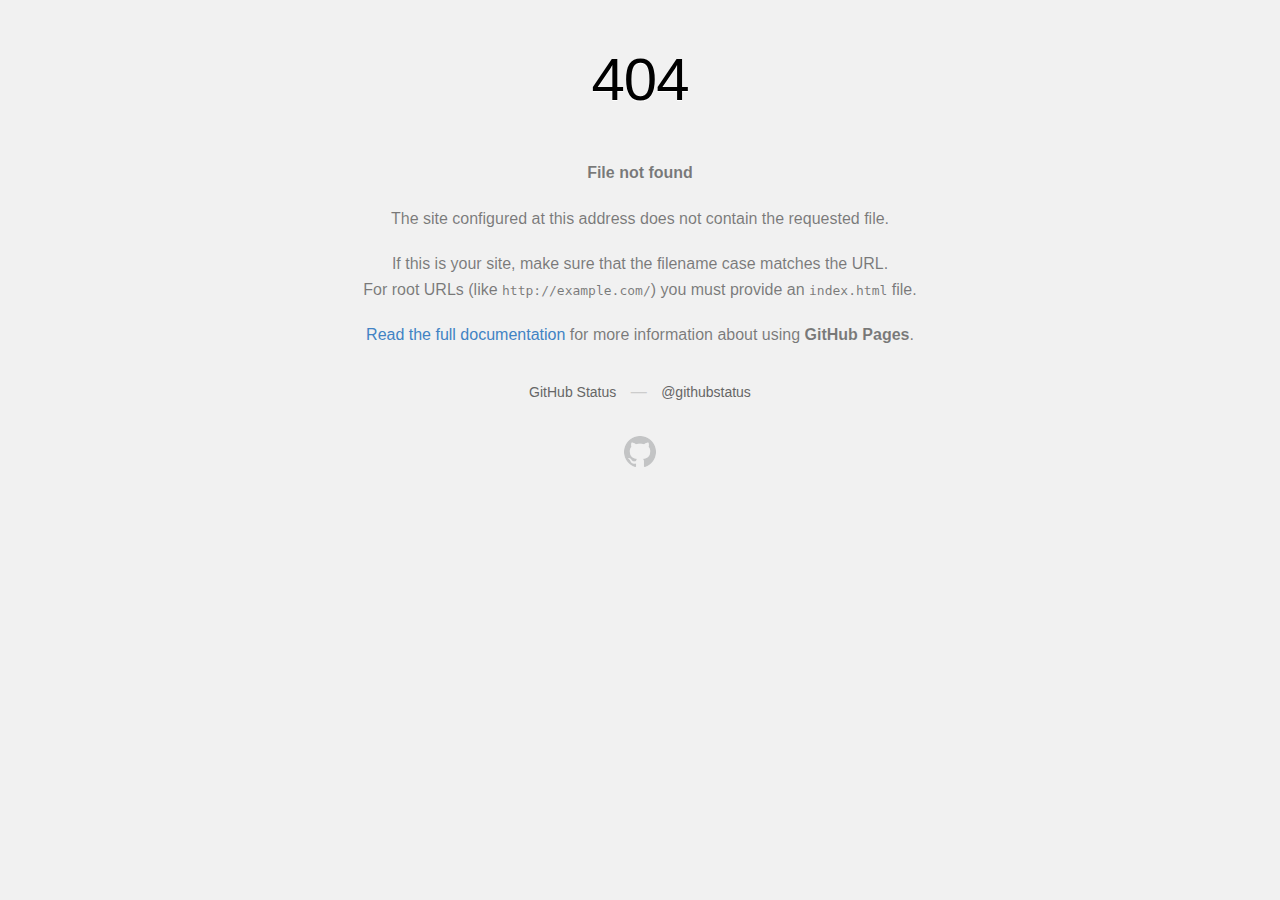
<file: css/owl.video.play.html>
<!DOCTYPE html>
<html>
  <head>
    <meta http-equiv="Content-type" content="text/html; charset=utf-8">
    <meta http-equiv="Content-Security-Policy" content="default-src 'none'; style-src 'unsafe-inline'; img-src data:; connect-src 'self'">
    <title>Page not found &middot; GitHub Pages</title>
    <style type="text/css" media="screen">
      body {
        background-color: #f1f1f1;
        margin: 0;
        font-family: "Helvetica Neue", Helvetica, Arial, sans-serif;
      }

      .container { margin: 50px auto 40px auto; width: 600px; text-align: center; }

      a { color: #4183c4; text-decoration: none; }
      a:hover { text-decoration: underline; }

      h1 { width: 800px; position:relative; left: -100px; letter-spacing: -1px; line-height: 60px; font-size: 60px; font-weight: 100; margin: 0px 0 50px 0; text-shadow: 0 1px 0 #fff; }
      p { color: rgba(0, 0, 0, 0.5); margin: 20px 0; line-height: 1.6; }

      ul { list-style: none; margin: 25px 0; padding: 0; }
      li { display: table-cell; font-weight: bold; width: 1%; }

      .logo { display: inline-block; margin-top: 35px; }
      .logo-img-2x { display: none; }
      @media
      only screen and (-webkit-min-device-pixel-ratio: 2),
      only screen and (   min--moz-device-pixel-ratio: 2),
      only screen and (     -o-min-device-pixel-ratio: 2/1),
      only screen and (        min-device-pixel-ratio: 2),
      only screen and (                min-resolution: 192dpi),
      only screen and (                min-resolution: 2dppx) {
        .logo-img-1x { display: none; }
        .logo-img-2x { display: inline-block; }
      }

      #suggestions {
        margin-top: 35px;
        color: #ccc;
      }
      #suggestions a {
        color: #666666;
        font-weight: 200;
        font-size: 14px;
        margin: 0 10px;
      }

    </style>
  </head>
  <body>

    <div class="container">

      <h1>404</h1>
      <p><strong>File not found</strong></p>

      <p>
        The site configured at this address does not
        contain the requested file.
      </p>

      <p>
        If this is your site, make sure that the filename case matches the URL.<br>
        For root URLs (like <code>http://example.com/</code>) you must provide an
        <code>index.html</code> file.
      </p>

      <p>
        <a href="https://help.github.com/pages/">Read the full documentation</a>
        for more information about using <strong>GitHub Pages</strong>.
      </p>

      <div id="suggestions">
        <a href="https://githubstatus.com">GitHub Status</a> &mdash;
        <a href="https://twitter.com/githubstatus">@githubstatus</a>
      </div>

      <a href="/" class="logo logo-img-1x">
        <img width="32" height="32" title="" alt="" src="[data-uri]">
      </a>

      <a href="/" class="logo logo-img-2x">
        <img width="32" height="32" title="" alt="" src="[data-uri]">
      </a>
    </div>
  </body>
</html>
</file>
<file: css/icomoon.css>
@font-face {
	font-family: 'icomoon';
	src: url('../fonts/icomoonbd7d.eot?hc836c');
	src: url('../fonts/icomoonbd7d.eot?hc836c#iefix') format('embedded-opentype'),
		 url('../fonts/icomoonbd7d.ttf?hc836c') format('truetype'),
		 url('../fonts/icomoonbd7d.woff?hc836c') format('woff'),
		 url('../fonts/icomoonbd7d.svg?hc836c#icomoon') format('svg');
	font-weight: normal;
	font-style: normal;
}
[class^="icon-"],
[class*=" icon-"] {
	font-family: 'icomoon' !important;
	speak: none;
	font-style: normal;
	font-weight: normal;
	font-variant: normal;
	text-transform: none;
	line-height: 1;
	-webkit-font-smoothing: antialiased;
	-moz-osx-font-smoothing: grayscale;
}
.icon-apartment:before { content: "\e900"; }
.icon-arrow-down-circle:before { content: "\e901"; }
.icon-arrow-left-circle:before { content: "\e902"; }
.icon-arrow-right-circle:before { content: "\e903"; }
.icon-arrow-up-circle:before { content: "\e904"; }
.icon-bicycle:before { content: "\e905"; }
.icon-bus:before { content: "\e906"; }
.icon-calendar-full:before { content: "\e907"; }
.icon-camera-video:before { content: "\e908"; }
.icon-car:before { content: "\e909"; }
.icon-chart-bars:before { content: "\e90a"; }
.icon-checkmark-circle:before { content: "\e90b"; }
.icon-chevron-down:before { content: "\e90c"; }
.icon-chevron-down-circle:before { content: "\e90d"; }
.icon-chevron-left:before { content: "\e90e"; }
.icon-chevron-left-circle:before { content: "\e90f"; }
.icon-chevron-right:before { content: "\e910"; }
.icon-chevron-right-circle:before { content: "\e911"; }
.icon-chevron-up:before { content: "\e912"; }
.icon-chevron-up-circle:before { content: "\e913"; }
.icon-circle-minus:before { content: "\e914"; }
.icon-cloud-sync:before { content: "\e915"; }
.icon-code:before { content: "\e916"; }
.icon-coffee-cup:before { content: "\e917"; }
.icon-construction:before { content: "\e918"; }
.icon-cross-circle:before { content: "\e919"; }
.icon-diamond:before { content: "\e91a"; }
.icon-dinner:before { content: "\e91b"; }
.icon-direction-ltr:before { content: "\e91c"; }
.icon-direction-rtl:before { content: "\e91d"; }
.icon-drop:before { content: "\e91e"; }
.icon-enter-down:before { content: "\e91f"; }
.icon-envelope:before { content: "\e920"; }
.icon-exit-up:before { content: "\e921"; }
.icon-file-add:before { content: "\e922"; }
.icon-film-play:before { content: "\e923"; }
.icon-frame-contract:before { content: "\e924"; }
.icon-frame-expand:before { content: "\e925"; }
.icon-funnel:before { content: "\e926"; }
.icon-graduation-hat:before { content: "\e927"; }
.icon-hand:before { content: "\e928"; }
.icon-heart-pulse:before { content: "\e929"; }
.icon-highlight:before { content: "\e92a"; }
.icon-hourglass:before { content: "\e92b"; }
.icon-inbox:before { content: "\e92c"; }
.icon-laptop-phone:before { content: "\e92d"; }
.icon-layers:before { content: "\e92e"; }
.icon-license:before { content: "\e92f"; }
.icon-lighter:before { content: "\e930"; }
.icon-linearicons:before { content: "\e931"; }
.icon-line-spacing:before { content: "\e932"; }
.icon-magnifier:before { content: "\e933"; }
.icon-map-marker:before { content: "\e934"; }
.icon-menu-circle:before { content: "\e935"; }
.icon-moon:before { content: "\e936"; }
.icon-move:before { content: "\e937"; }
.icon-music-note:before { content: "\e938"; }
.icon-mustache:before { content: "\e939"; }
.icon-paperclip:before { content: "\e93a"; }
.icon-paw:before { content: "\e93b"; }
.icon-phone-handset:before { content: "\e93c"; }
.icon-picture:before { content: "\e93d"; }
.icon-plus-circle:before { content: "\e93e"; }
.icon-pointer-down:before { content: "\e93f"; }
.icon-pointer-left:before { content: "\e940"; }
.icon-pointer-right:before { content: "\e941"; }
.icon-pointer-up:before { content: "\e942"; }
.icon-poop:before { content: "\e943"; }
.icon-power-switch:before { content: "\e944"; }
.icon-question-circle:before { content: "\e945"; }
.icon-screen:before { content: "\e946"; }
.icon-select:before { content: "\e947"; }
.icon-shirt:before { content: "\e948"; }
.icon-smartphone:before { content: "\e949"; }
.icon-star:before { content: "\e94a"; }
.icon-store:before { content: "\e94b"; }
.icon-sync:before { content: "\e94c"; }
.icon-tag:before { content: "\e94d"; }
.icon-text-align-center:before { content: "\e94e"; }
.icon-text-align-justify:before { content: "\e94f"; }
.icon-text-align-left:before { content: "\e950"; }
.icon-text-align-right:before { content: "\e951"; }
.icon-text-format:before { content: "\e952"; }
.icon-text-format-remove:before { content: "\e953"; }
.icon-text-size:before { content: "\e954"; }
.icon-thumbs-down:before { content: "\e955"; }
.icon-thumbs-up:before { content: "\e956"; }
.icon-train:before { content: "\e957"; }
.icon-trash:before { content: "\e958"; }
.icon-unlink:before { content: "\e959"; }
.icon-volume:before { content: "\e95a"; }
.icon-wheelchair:before { content: "\e95b"; }
.icon-home:before { content: "\e95c"; }
.icon-home2:before { content: "\e95d"; }
.icon-home3:before { content: "\e95e"; }
.icon-office:before { content: "\e95f"; }
.icon-newspaper:before { content: "\e960"; }
.icon-pencil:before { content: "\e961"; }
.icon-pencil2:before { content: "\e962"; }
.icon-quill:before { content: "\e963"; }
.icon-pen:before { content: "\e964"; }
.icon-blog:before { content: "\e965"; }
.icon-eyedropper:before { content: "\e966"; }
.icon-droplet:before { content: "\e967"; }
.icon-paint-format:before { content: "\e968"; }
.icon-image:before { content: "\e969"; }
.icon-images:before { content: "\e96a"; }
.icon-camera:before { content: "\e96b"; }
.icon-headphones:before { content: "\e96c"; }
.icon-music:before { content: "\e96d"; }
.icon-play:before { content: "\e96e"; }
.icon-film:before { content: "\e96f"; }
.icon-video-camera:before { content: "\e970"; }
.icon-dice:before { content: "\e971"; }
.icon-pacman:before { content: "\e972"; }
.icon-spades:before { content: "\e973"; }
.icon-clubs:before { content: "\e974"; }
.icon-diamonds:before { content: "\e975"; }
.icon-bullhorn:before { content: "\e976"; }
.icon-connection:before { content: "\e977"; }
.icon-podcast:before { content: "\e978"; }
.icon-feed:before { content: "\e979"; }
.icon-mic:before { content: "\e97a"; }
.icon-book:before { content: "\e97b"; }
.icon-books:before { content: "\e97c"; }
.icon-library:before { content: "\e97d"; }
.icon-file-text:before { content: "\e97e"; }
.icon-profile:before { content: "\e97f"; }
.icon-file-empty:before { content: "\e980"; }
.icon-files-empty:before { content: "\e981"; }
.icon-file-text2:before { content: "\e982"; }
.icon-file-picture:before { content: "\e983"; }
.icon-file-music:before { content: "\e984"; }
.icon-file-play:before { content: "\e985"; }
.icon-file-video:before { content: "\e986"; }
.icon-file-zip:before { content: "\e987"; }
.icon-copy:before { content: "\e988"; }
.icon-paste:before { content: "\e989"; }
.icon-stack:before { content: "\e98a"; }
.icon-folder:before { content: "\e98b"; }
.icon-folder-open:before { content: "\e98c"; }
.icon-folder-plus:before { content: "\e98d"; }
.icon-folder-minus:before { content: "\e98e"; }
.icon-folder-download:before { content: "\e98f"; }
.icon-folder-upload:before { content: "\e990"; }
.icon-price-tag:before { content: "\e991"; }
.icon-price-tags:before { content: "\e992"; }
.icon-barcode:before { content: "\e993"; }
.icon-qrcode:before { content: "\e994"; }
.icon-ticket:before { content: "\e995"; }
.icon-cart:before { content: "\e996"; }
.icon-coin-dollar:before { content: "\e997"; }
.icon-coin-euro:before { content: "\e998"; }
.icon-coin-pound:before { content: "\e999"; }
.icon-coin-yen:before { content: "\e99a"; }
.icon-credit-card:before { content: "\e99b"; }
.icon-calculator:before { content: "\e99c"; }
.icon-lifebuoy:before { content: "\e99d"; }
.icon-phone:before { content: "\e99e"; }
.icon-phone-hang-up:before { content: "\e99f"; }
.icon-address-book:before { content: "\e9a0"; }
.icon-envelop:before { content: "\e9a1"; }
.icon-pushpin:before { content: "\e9a2"; }
.icon-location:before { content: "\e9a3"; }
.icon-location2:before { content: "\e9a4"; }
.icon-compass:before { content: "\e9a5"; }
.icon-compass2:before { content: "\e9a6"; }
.icon-map:before { content: "\e9a7"; }
.icon-map2:before { content: "\e9a8"; }
.icon-history:before { content: "\e9a9"; }
.icon-clock:before { content: "\e9aa"; }
.icon-clock2:before { content: "\e9ab"; }
.icon-alarm:before { content: "\e9ac"; }
.icon-bell:before { content: "\e9ad"; }
.icon-stopwatch:before { content: "\e9ae"; }
.icon-calendar:before { content: "\e9af"; }
.icon-printer:before { content: "\e9b0"; }
.icon-keyboard:before { content: "\e9b1"; }
.icon-display:before { content: "\e9b2"; }
.icon-laptop:before { content: "\e9b3"; }
.icon-mobile:before { content: "\e9b4"; }
.icon-mobile2:before { content: "\e9b5"; }
.icon-tablet:before { content: "\e9b6"; }
.icon-tv:before { content: "\e9b7"; }
.icon-drawer:before { content: "\e9b8"; }
.icon-drawer2:before { content: "\e9b9"; }
.icon-box-add:before { content: "\e9ba"; }
.icon-box-remove:before { content: "\e9bb"; }
.icon-download:before { content: "\e9bc"; }
.icon-upload:before { content: "\e9bd"; }
.icon-floppy-disk:before { content: "\e9be"; }
.icon-drive:before { content: "\e9bf"; }
.icon-database:before { content: "\e9c0"; }
.icon-undo:before { content: "\e9c1"; }
.icon-redo:before { content: "\e9c2"; }
.icon-undo2:before { content: "\e9c3"; }
.icon-redo2:before { content: "\e9c4"; }
.icon-forward:before { content: "\e9c5"; }
.icon-reply:before { content: "\e9c6"; }
.icon-bubble:before { content: "\e9c7"; }
.icon-bubbles:before { content: "\e9c8"; }
.icon-bubbles2:before { content: "\e9c9"; }
.icon-bubble2:before { content: "\e9ca"; }
.icon-bubbles3:before { content: "\e9cb"; }
.icon-bubbles4:before { content: "\e9cc"; }
.icon-user:before { content: "\e9cd"; }
.icon-users:before { content: "\e9ce"; }
.icon-user-plus:before { content: "\e9cf"; }
.icon-user-minus:before { content: "\e9d0"; }
.icon-user-check:before { content: "\e9d1"; }
.icon-user-tie:before { content: "\e9d2"; }
.icon-quotes-left:before { content: "\e9d3"; }
.icon-quotes-right:before { content: "\e9d4"; }
.icon-hour-glass:before { content: "\e9d5"; }
.icon-spinner:before { content: "\e9d6"; }
.icon-spinner2:before { content: "\e9d7"; }
.icon-spinner3:before { content: "\e9d8"; }
.icon-spinner4:before { content: "\e9d9"; }
.icon-spinner5:before { content: "\e9da"; }
.icon-spinner6:before { content: "\e9db"; }
.icon-spinner7:before { content: "\e9dc"; }
.icon-spinner8:before { content: "\e9dd"; }
.icon-spinner9:before { content: "\e9de"; }
.icon-spinner10:before { content: "\e9df"; }
.icon-spinner11:before { content: "\e9e0"; }
.icon-binoculars:before { content: "\e9e1"; }
.icon-search:before { content: "\e9e2"; }
.icon-zoom-in:before { content: "\e9e3"; }
.icon-zoom-out:before { content: "\e9e4"; }
.icon-enlarge:before { content: "\e9e5"; }
.icon-shrink:before { content: "\e9e6"; }
.icon-enlarge2:before { content: "\e9e7"; }
.icon-shrink2:before { content: "\e9e8"; }
.icon-key:before { content: "\e9e9"; }
.icon-key2:before { content: "\e9ea"; }
.icon-lock:before { content: "\e9eb"; }
.icon-unlocked:before { content: "\e9ec"; }
.icon-wrench:before { content: "\e9ed"; }
.icon-equalizer:before { content: "\e9ee"; }
.icon-equalizer2:before { content: "\e9ef"; }
.icon-cog:before { content: "\e9f0"; }
.icon-cogs:before { content: "\e9f1"; }
.icon-hammer:before { content: "\e9f2"; }
.icon-magic-wand:before { content: "\e9f3"; }
.icon-aid-kit:before { content: "\e9f4"; }
.icon-bug:before { content: "\e9f5"; }
.icon-pie-chart:before { content: "\e9f6"; }
.icon-stats-dots:before { content: "\e9f7"; }
.icon-stats-bars:before { content: "\e9f8"; }
.icon-stats-bars2:before { content: "\e9f9"; }
.icon-trophy:before { content: "\e9fa"; }
.icon-gift:before { content: "\e9fb"; }
.icon-glass:before { content: "\e9fc"; }
.icon-glass2:before { content: "\e9fd"; }
.icon-mug:before { content: "\e9fe"; }
.icon-spoon-knife:before { content: "\e9ff"; }
.icon-leaf:before { content: "\ea00"; }
.icon-rocket:before { content: "\ea01"; }
.icon-meter:before { content: "\ea02"; }
.icon-meter2:before { content: "\ea03"; }
.icon-hammer2:before { content: "\ea04"; }
.icon-fire:before { content: "\ea05"; }
.icon-lab:before { content: "\ea06"; }
.icon-magnet:before { content: "\ea07"; }
.icon-bin:before { content: "\ea08"; }
.icon-bin2:before { content: "\ea09"; }
.icon-briefcase:before { content: "\ea0a"; }
.icon-airplane:before { content: "\ea0b"; }
.icon-truck:before { content: "\ea0c"; }
.icon-road:before { content: "\ea0d"; }
.icon-accessibility:before { content: "\ea0e"; }
.icon-target:before { content: "\ea0f"; }
.icon-shield:before { content: "\ea10"; }
.icon-power:before { content: "\ea11"; }
.icon-switch:before { content: "\ea12"; }
.icon-power-cord:before { content: "\ea13"; }
.icon-clipboard:before { content: "\ea14"; }
.icon-list-numbered:before { content: "\ea15"; }
.icon-list:before { content: "\ea16"; }
.icon-list2:before { content: "\ea17"; }
.icon-tree:before { content: "\ea18"; }
.icon-menu:before { content: "\ea19"; }
.icon-menu2:before { content: "\ea1a"; }
.icon-menu3:before { content: "\ea1b"; }
.icon-menu4:before { content: "\ea1c"; }
.icon-cloud:before { content: "\ea1d"; }
.icon-cloud-download:before { content: "\ea1e"; }
.icon-cloud-upload:before { content: "\ea1f"; }
.icon-cloud-check:before { content: "\ea20"; }
.icon-download2:before { content: "\ea21"; }
.icon-upload2:before { content: "\ea22"; }
.icon-download3:before { content: "\ea23"; }
.icon-upload3:before { content: "\ea24"; }
.icon-sphere:before { content: "\ea25"; }
.icon-earth:before { content: "\ea26"; }
.icon-link:before { content: "\ea27"; }
.icon-flag:before { content: "\ea28"; }
.icon-attachment:before { content: "\ea29"; }
.icon-eye:before { content: "\ea2a"; }
.icon-eye-plus:before { content: "\ea2b"; }
.icon-eye-minus:before { content: "\ea2c"; }
.icon-eye-blocked:before { content: "\ea2d"; }
.icon-bookmark:before { content: "\ea2e"; }
.icon-bookmarks:before { content: "\ea2f"; }
.icon-sun:before { content: "\ea30"; }
.icon-contrast:before { content: "\ea31"; }
.icon-brightness-contrast:before { content: "\ea32"; }
.icon-star-empty:before { content: "\ea33"; }
.icon-star-half:before { content: "\ea34"; }
.icon-star-full:before { content: "\ea35"; }
.icon-heart:before { content: "\ea36"; }
.icon-heart-broken:before { content: "\ea37"; }
.icon-man:before { content: "\ea38"; }
.icon-woman:before { content: "\ea39"; }
.icon-man-woman:before { content: "\ea3a"; }
.icon-happy:before { content: "\ea3b"; }
.icon-happy2:before { content: "\ea3c"; }
.icon-smile:before { content: "\ea3d"; }
.icon-smile2:before { content: "\ea3e"; }
.icon-tongue:before { content: "\ea3f"; }
.icon-tongue2:before { content: "\ea40"; }
.icon-sad:before { content: "\ea41"; }
.icon-sad2:before { content: "\ea42"; }
.icon-wink:before { content: "\ea43"; }
.icon-wink2:before { content: "\ea44"; }
.icon-grin:before { content: "\ea45"; }
.icon-grin2:before { content: "\ea46"; }
.icon-cool:before { content: "\ea47"; }
.icon-cool2:before { content: "\ea48"; }
.icon-angry:before { content: "\ea49"; }
.icon-angry2:before { content: "\ea4a"; }
.icon-evil:before { content: "\ea4b"; }
.icon-evil2:before { content: "\ea4c"; }
.icon-shocked:before { content: "\ea4d"; }
.icon-shocked2:before { content: "\ea4e"; }
.icon-baffled:before { content: "\ea4f"; }
.icon-baffled2:before { content: "\ea50"; }
.icon-confused:before { content: "\ea51"; }
.icon-confused2:before { content: "\ea52"; }
.icon-neutral:before { content: "\ea53"; }
.icon-neutral2:before { content: "\ea54"; }
.icon-hipster:before { content: "\ea55"; }
.icon-hipster2:before { content: "\ea56"; }
.icon-wondering:before { content: "\ea57"; }
.icon-wondering2:before { content: "\ea58"; }
.icon-sleepy:before { content: "\ea59"; }
.icon-sleepy2:before { content: "\ea5a"; }
.icon-frustrated:before { content: "\ea5b"; }
.icon-frustrated2:before { content: "\ea5c"; }
.icon-crying:before { content: "\ea5d"; }
.icon-crying2:before { content: "\ea5e"; }
.icon-point-up:before { content: "\ea5f"; }
.icon-point-right:before { content: "\ea60"; }
.icon-point-down:before { content: "\ea61"; }
.icon-point-left:before { content: "\ea62"; }
.icon-warning:before { content: "\ea63"; }
.icon-notification:before { content: "\ea64"; }
.icon-question:before { content: "\ea65"; }
.icon-plus:before { content: "\ea66"; }
.icon-minus:before { content: "\ea67"; }
.icon-info:before { content: "\ea68"; }
.icon-cancel-circle:before { content: "\ea69"; }
.icon-blocked:before { content: "\ea6a"; }
.icon-cross:before { content: "\ea6b"; }
.icon-checkmark:before { content: "\ea6c"; }
.icon-checkmark2:before { content: "\ea6d"; }
.icon-spell-check:before { content: "\ea6e"; }
.icon-enter:before { content: "\ea6f"; }
.icon-exit:before { content: "\ea70"; }
.icon-play2:before { content: "\ea71"; }
.icon-pause:before { content: "\ea72"; }
.icon-stop:before { content: "\ea73"; }
.icon-previous:before { content: "\ea74"; }
.icon-next:before { content: "\ea75"; }
.icon-backward:before { content: "\ea76"; }
.icon-forward2:before { content: "\ea77"; }
.icon-play3:before { content: "\ea78"; }
.icon-pause2:before { content: "\ea79"; }
.icon-stop2:before { content: "\ea7a"; }
.icon-backward2:before { content: "\ea7b"; }
.icon-forward3:before { content: "\ea7c"; }
.icon-first:before { content: "\ea7d"; }
.icon-last:before { content: "\ea7e"; }
.icon-previous2:before { content: "\ea7f"; }
.icon-next2:before { content: "\ea80"; }
.icon-eject:before { content: "\ea81"; }
.icon-volume-high:before { content: "\ea82"; }
.icon-volume-medium:before { content: "\ea83"; }
.icon-volume-low:before { content: "\ea84"; }
.icon-volume-mute:before { content: "\ea85"; }
.icon-volume-mute2:before { content: "\ea86"; }
.icon-volume-increase:before { content: "\ea87"; }
.icon-volume-decrease:before { content: "\ea88"; }
.icon-loop:before { content: "\ea89"; }
.icon-loop2:before { content: "\ea8a"; }
.icon-infinite:before { content: "\ea8b"; }
.icon-shuffle:before { content: "\ea8c"; }
.icon-arrow-up-left:before { content: "\ea8d"; }
.icon-arrow-up:before { content: "\ea8e"; }
.icon-arrow-up-right:before { content: "\ea8f"; }
.icon-arrow-right:before { content: "\ea90"; }
.icon-arrow-down-right:before { content: "\ea91"; }
.icon-arrow-down:before { content: "\ea92"; }
.icon-arrow-down-left:before { content: "\ea93"; }
.icon-arrow-left:before { content: "\ea94"; }
.icon-arrow-up-left2:before { content: "\ea95"; }
.icon-arrow-up2:before { content: "\ea96"; }
.icon-arrow-up-right2:before { content: "\ea97"; }
.icon-arrow-right2:before { content: "\ea98"; }
.icon-arrow-down-right2:before { content: "\ea99"; }
.icon-arrow-down2:before { content: "\ea9a"; }
.icon-arrow-down-left2:before { content: "\ea9b"; }
.icon-arrow-left2:before { content: "\ea9c"; }
.icon-circle-up:before { content: "\ea9d"; }
.icon-circle-right:before { content: "\ea9e"; }
.icon-circle-down:before { content: "\ea9f"; }
.icon-circle-left:before { content: "\eaa0"; }
.icon-tab:before { content: "\eaa1"; }
.icon-move-up:before { content: "\eaa2"; }
.icon-move-down:before { content: "\eaa3"; }
.icon-sort-alpha-asc:before { content: "\eaa4"; }
.icon-sort-alpha-desc:before { content: "\eaa5"; }
.icon-sort-numeric-asc:before { content: "\eaa6"; }
.icon-sort-numberic-desc:before { content: "\eaa7"; }
.icon-sort-amount-asc:before { content: "\eaa8"; }
.icon-sort-amount-desc:before { content: "\eaa9"; }
.icon-command:before { content: "\eaaa"; }
.icon-shift:before { content: "\eaab"; }
.icon-ctrl:before { content: "\eaac"; }
.icon-opt:before { content: "\eaad"; }
.icon-checkbox-checked:before { content: "\eaae"; }
.icon-checkbox-unchecked:before { content: "\eaaf"; }
.icon-radio-checked:before { content: "\eab0"; }
.icon-radio-checked2:before { content: "\eab1"; }
.icon-radio-unchecked:before { content: "\eab2"; }
.icon-crop:before { content: "\eab3"; }
.icon-make-group:before { content: "\eab4"; }
.icon-ungroup:before { content: "\eab5"; }
.icon-scissors:before { content: "\eab6"; }
.icon-filter:before { content: "\eab7"; }
.icon-font:before { content: "\eab8"; }
.icon-ligature:before { content: "\eab9"; }
.icon-ligature2:before { content: "\eaba"; }
.icon-text-height:before { content: "\eabb"; }
.icon-text-width:before { content: "\eabc"; }
.icon-font-size:before { content: "\eabd"; }
.icon-bold:before { content: "\eabe"; }
.icon-underline:before { content: "\eabf"; }
.icon-italic:before { content: "\eac0"; }
.icon-strikethrough:before { content: "\eac1"; }
.icon-omega:before { content: "\eac2"; }
.icon-sigma:before { content: "\eac3"; }
.icon-page-break:before { content: "\eac4"; }
.icon-superscript:before { content: "\eac5"; }
.icon-subscript:before { content: "\eac6"; }
.icon-superscript2:before { content: "\eac7"; }
.icon-subscript2:before { content: "\eac8"; }
.icon-text-color:before { content: "\eac9"; }
.icon-pagebreak:before { content: "\eaca"; }
.icon-clear-formatting:before { content: "\eacb"; }
.icon-table:before { content: "\eacc"; }
.icon-table2:before { content: "\eacd"; }
.icon-insert-template:before { content: "\eace"; }
.icon-pilcrow:before { content: "\eacf"; }
.icon-ltr:before { content: "\ead0"; }
.icon-rtl:before { content: "\ead1"; }
.icon-section:before { content: "\ead2"; }
.icon-paragraph-left:before { content: "\ead3"; }
.icon-paragraph-center:before { content: "\ead4"; }
.icon-paragraph-right:before { content: "\ead5"; }
.icon-paragraph-justify:before { content: "\ead6"; }
.icon-indent-increase:before { content: "\ead7"; }
.icon-indent-decrease:before { content: "\ead8"; }
.icon-share:before { content: "\ead9"; }
.icon-new-tab:before { content: "\eada"; }
.icon-embed:before { content: "\eadb"; }
.icon-embed2:before { content: "\eadc"; }
.icon-terminal:before { content: "\eadd"; }
.icon-share2:before { content: "\eade"; }
.icon-mail:before { content: "\eadf"; }
.icon-mail2:before { content: "\eae0"; }
.icon-mail3:before { content: "\eae1"; }
.icon-mail4:before { content: "\eae2"; }
.icon-amazon:before { content: "\eae3"; }
.icon-google:before { content: "\eae4"; }
.icon-google2:before { content: "\eae5"; }
.icon-google3:before { content: "\eae6"; }
.icon-google-plus:before { content: "\eae7"; }
.icon-google-plus2:before { content: "\eae8"; }
.icon-google-plus3:before { content: "\eae9"; }
.icon-hangouts:before { content: "\eaea"; }
.icon-google-drive:before { content: "\eaeb"; }
.icon-facebook:before { content: "\eaec"; }
.icon-facebook2:before { content: "\eaed"; }
.icon-instagram:before { content: "\eaee"; }
.icon-whatsapp:before { content: "\eaef"; }
.icon-spotify:before { content: "\eaf0"; }
.icon-telegram:before { content: "\eaf1"; }
.icon-twitter:before { content: "\eaf2"; }
.icon-vine:before { content: "\eaf3"; }
.icon-vk:before { content: "\eaf4"; }
.icon-renren:before { content: "\eaf5"; }
.icon-sina-weibo:before { content: "\eaf6"; }
.icon-rss:before { content: "\eaf7"; }
.icon-rss2:before { content: "\eaf8"; }
.icon-youtube:before { content: "\eaf9"; }
.icon-youtube2:before { content: "\eafa"; }
.icon-twitch:before { content: "\eafb"; }
.icon-vimeo:before { content: "\eafc"; }
.icon-vimeo2:before { content: "\eafd"; }
.icon-lanyrd:before { content: "\eafe"; }
.icon-flickr:before { content: "\eaff"; }
.icon-flickr2:before { content: "\eb00"; }
.icon-flickr3:before { content: "\eb01"; }
.icon-flickr4:before { content: "\eb02"; }
.icon-dribbble:before { content: "\eb03"; }
.icon-behance:before { content: "\eb04"; }
.icon-behance2:before { content: "\eb05"; }
.icon-deviantart:before { content: "\eb06"; }
.icon-500px:before { content: "\eb07"; }
.icon-steam:before { content: "\eb08"; }
.icon-steam2:before { content: "\eb09"; }
.icon-dropbox:before { content: "\eb0a"; }
.icon-onedrive:before { content: "\eb0b"; }
.icon-github:before { content: "\eb0c"; }
.icon-npm:before { content: "\eb0d"; }
.icon-basecamp:before { content: "\eb0e"; }
.icon-trello:before { content: "\eb0f"; }
.icon-wordpress:before { content: "\eb10"; }
.icon-joomla:before { content: "\eb11"; }
.icon-ello:before { content: "\eb12"; }
.icon-blogger:before { content: "\eb13"; }
.icon-blogger2:before { content: "\eb14"; }
.icon-tumblr:before { content: "\eb15"; }
.icon-tumblr2:before { content: "\eb16"; }
.icon-yahoo:before { content: "\eb17"; }
.icon-yahoo2:before { content: "\eb18"; }
.icon-tux:before { content: "\eb19"; }
.icon-appleinc:before { content: "\eb1a"; }
.icon-finder:before { content: "\eb1b"; }
.icon-android:before { content: "\eb1c"; }
.icon-windows:before { content: "\eb1d"; }
.icon-windows8:before { content: "\eb1e"; }
.icon-soundcloud:before { content: "\eb1f"; }
.icon-soundcloud2:before { content: "\eb20"; }
.icon-skype:before { content: "\eb21"; }
.icon-reddit:before { content: "\eb22"; }
.icon-hackernews:before { content: "\eb23"; }
.icon-wikipedia:before { content: "\eb24"; }
.icon-linkedin:before { content: "\eb25"; }
.icon-linkedin2:before { content: "\eb26"; }
.icon-lastfm:before { content: "\eb27"; }
.icon-lastfm2:before { content: "\eb28"; }
.icon-delicious:before { content: "\eb29"; }
.icon-stumbleupon:before { content: "\eb2a"; }
.icon-stumbleupon2:before { content: "\eb2b"; }
.icon-stackoverflow:before { content: "\eb2c"; }
.icon-pinterest:before { content: "\eb2d"; }
.icon-pinterest2:before { content: "\eb2e"; }
.icon-xing:before { content: "\eb2f"; }
.icon-xing2:before { content: "\eb30"; }
.icon-flattr:before { content: "\eb31"; }
.icon-foursquare:before { content: "\eb32"; }
.icon-yelp:before { content: "\eb33"; }
.icon-paypal:before { content: "\eb34"; }
.icon-chrome:before { content: "\eb35"; }
.icon-firefox:before { content: "\eb36"; }
.icon-IE:before { content: "\eb37"; }
.icon-edge:before { content: "\eb38"; }
.icon-safari:before { content: "\eb39"; }
.icon-opera:before { content: "\eb3a"; }
.icon-file-pdf:before { content: "\eb3b"; }
.icon-file-openoffice:before { content: "\eb3c"; }
.icon-file-word:before { content: "\eb3d"; }
.icon-file-excel:before { content: "\eb3e"; }
.icon-libreoffice:before { content: "\eb3f"; }
.icon-html-five:before { content: "\eb40"; }
.icon-html-five2:before { content: "\eb41"; }
.icon-css3:before { content: "\eb42"; }
.icon-git:before { content: "\eb43"; }
.icon-codepen:before { content: "\eb44"; }
.icon-svg:before { content: "\eb45"; }
.icon-IcoMoon:before { content: "\eb46"; }
</file>
<file: css/photoswipe.css>
/*! PhotoSwipe main CSS by Dmitry Semenov | photoswipe.com | MIT license */
/*
	Styles for basic PhotoSwipe functionality (sliding area, open/close transitions)
*/
/* pswp = photoswipe */
.pswp {
  display: none;
  position: absolute;
  width: 100%;
  height: 100%;
  left: 0;
  top: 0;
  overflow: hidden;
  -ms-touch-action: none;
  touch-action: none;
  z-index: 1500;
  -webkit-text-size-adjust: 100%;
  /* create separate layer, to avoid paint on window.onscroll in webkit/blink */
  -webkit-backface-visibility: hidden;
  outline: none; }
  .pswp * {
    -webkit-box-sizing: border-box;
            box-sizing: border-box; }
  .pswp img {
    max-width: none; }

/* style is added when JS option showHideOpacity is set to true */
.pswp--animate_opacity {
  /* 0.001, because opacity:0 doesn't trigger Paint action, which causes lag at start of transition */
  opacity: 0.001;
  will-change: opacity;
  /* for open/close transition */
  -webkit-transition: opacity 333ms cubic-bezier(0.4, 0, 0.22, 1);
          transition: opacity 333ms cubic-bezier(0.4, 0, 0.22, 1); }

.pswp--open {
  display: block; }

.pswp--zoom-allowed .pswp__img {
  /* autoprefixer: off */
  cursor: -webkit-zoom-in;
  cursor: -moz-zoom-in;
  cursor: zoom-in; }

.pswp--zoomed-in .pswp__img {
  /* autoprefixer: off */
  cursor: -webkit-grab;
  cursor: -moz-grab;
  cursor: grab; }

.pswp--dragging .pswp__img {
  /* autoprefixer: off */
  cursor: -webkit-grabbing;
  cursor: -moz-grabbing;
  cursor: grabbing; }

/*
	Background is added as a separate element.
	As animating opacity is much faster than animating rgba() background-color.
*/
.pswp__bg {
  position: absolute;
  left: 0;
  top: 0;
  width: 100%;
  height: 100%;
  background: #000;
  opacity: 0;
  -webkit-transform: translateZ(0);
          transform: translateZ(0);
  -webkit-backface-visibility: hidden;
  will-change: opacity; }

.pswp__scroll-wrap {
  position: absolute;
  left: 0;
  top: 0;
  width: 100%;
  height: 100%;
  overflow: hidden; }

.pswp__container,
.pswp__zoom-wrap {
  -ms-touch-action: none;
  touch-action: none;
  position: absolute;
  left: 0;
  right: 0;
  top: 0;
  bottom: 0; }

/* Prevent selection and tap highlights */
.pswp__container,
.pswp__img {
  -webkit-user-select: none;
  -moz-user-select: none;
  -ms-user-select: none;
      user-select: none;
  -webkit-tap-highlight-color: transparent;
  -webkit-touch-callout: none; }

.pswp__zoom-wrap {
  position: absolute;
  width: 100%;
  -webkit-transform-origin: left top;
  -ms-transform-origin: left top;
  transform-origin: left top;
  /* for open/close transition */
  -webkit-transition: -webkit-transform 333ms cubic-bezier(0.4, 0, 0.22, 1);
          transition: transform 333ms cubic-bezier(0.4, 0, 0.22, 1); }

.pswp__bg {
  will-change: opacity;
  /* for open/close transition */
  -webkit-transition: opacity 333ms cubic-bezier(0.4, 0, 0.22, 1);
          transition: opacity 333ms cubic-bezier(0.4, 0, 0.22, 1); }

.pswp--animated-in .pswp__bg,
.pswp--animated-in .pswp__zoom-wrap {
  -webkit-transition: none;
  transition: none; }

.pswp__container,
.pswp__zoom-wrap {
  -webkit-backface-visibility: hidden; }

.pswp__item {
  position: absolute;
  left: 0;
  right: 0;
  top: 0;
  bottom: 0;
  overflow: hidden; }

.pswp__img {
  position: absolute;
  width: auto;
  height: auto;
  top: 0;
  left: 0; }

/*
	stretched thumbnail or div placeholder element (see below)
	style is added to avoid flickering in webkit/blink when layers overlap
*/
.pswp__img--placeholder {
  -webkit-backface-visibility: hidden; }

/*
	div element that matches size of large image
	large image loads on top of it
*/
.pswp__img--placeholder--blank {
  background: #222; }

.pswp--ie .pswp__img {
  width: 100% !important;
  height: auto !important;
  left: 0;
  top: 0; }

/*
	Error message appears when image is not loaded
	(JS option errorMsg controls markup)
*/
.pswp__error-msg {
  position: absolute;
  left: 0;
  top: 50%;
  width: 100%;
  text-align: center;
  font-size: 14px;
  line-height: 16px;
  margin-top: -8px;
  color: #CCC; }

.pswp__error-msg a {
  color: #CCC;
  text-decoration: underline; }
</file>
<file: css/default-skin.css>
/*! PhotoSwipe Default UI CSS by Dmitry Semenov | photoswipe.com | MIT license */
/*

Contents:

1. Buttons
2. Share modal and links
3. Index indicator ("1 of X" counter)
4. Caption
5. Loading indicator
6. Additional styles (root element, top bar, idle state, hidden state, etc.)

*/
/*

1. Buttons

*/
/* <button> css reset */
.pswp__button {
	width: 44px;
	height: 44px;
	position: relative;
	background: none;
	cursor: pointer;
	overflow: visible;
	-webkit-appearance: none;
	display: block;
	border: 0;
	padding: 0;
	margin: 0;
	float: right;
	opacity: 0.75;
	-webkit-transition: opacity 0.2s;
	transition: opacity 0.2s;
	-webkit-box-shadow: none;
	box-shadow: none;
}
.pswp__button:focus, .pswp__button:hover {opacity: 1; }
.pswp__button:active {
	outline: none;
	opacity: 0.9;
}
.pswp__button::-moz-focus-inner {
	padding: 0;
	border: 0;
}
/* pswp__ui--over-close class it added when mouse is over element that should close gallery */
.pswp__ui--over-close .pswp__button--close {opacity: 1;}
.pswp__button,
.pswp__button--arrow--left:before,
.pswp__button--arrow--right:before {
	background: url(../images/default-skin.png) 0 0 no-repeat;
	background-size: 264px 88px;
	width: 44px;
	height: 44px;
}

@media (-webkit-min-device-pixel-ratio: 1.1), (-webkit-min-device-pixel-ratio: 1.09375), (min-resolution: 105dpi), (min-resolution: 1.1dppx) {
/* Serve SVG sprite if browser supports SVG and resolution is more than 105dpi */
	.pswp--svg .pswp__button,
	.pswp--svg .pswp__button--arrow--left:before,
	.pswp--svg .pswp__button--arrow--right:before {background-image: url(../images/default-skin.svg); }
	.pswp--svg .pswp__button--arrow--left,
	.pswp--svg .pswp__button--arrow--right {background: none; }
}
.pswp__button--close {background-position: 0 -44px; }
.pswp__button--share {background-position: -44px -44px; }
.pswp__button--fs {display: none; }
.pswp--supports-fs .pswp__button--fs {display: block; }
.pswp--fs .pswp__button--fs {background-position: -44px 0; }
.pswp__button--zoom {
	display: none;
	background-position: -88px 0;
}
.pswp--zoom-allowed .pswp__button--zoom {display: block; }
.pswp--zoomed-in .pswp__button--zoom {background-position: -132px 0; }
/* no arrows on touch screens */
.pswp--touch .pswp__button--arrow--left,
.pswp--touch .pswp__button--arrow--right {visibility: hidden; }
/*
Arrow buttons hit area
(icon is added to :before pseudo-element)
*/
.pswp__button--arrow--left,
.pswp__button--arrow--right {
	background: none;
	top: 50%;
	margin-top: -50px;
	width: 70px;
	height: 100px;
	position: absolute;
}
.pswp__button--arrow--left {left: 0; }
.pswp__button--arrow--right {right: 0; }
.pswp__button--arrow--left:before,
.pswp__button--arrow--right:before {
	content: '';
	top: 35px;
	background-color: rgba(0, 0, 0, 0.3);
	height: 30px;
	width: 32px;
	position: absolute;
}
.pswp__button--arrow--left:before {
	left: 6px;
	background-position: -138px -44px;
}
.pswp__button--arrow--right:before {
	right: 6px;
	background-position: -94px -44px;
}
/*2. Share modal/popup and links*/
.pswp__counter,
.pswp__share-modal {
	-webkit-user-select: none;
	-moz-user-select: none;
	-ms-user-select: none;
	user-select: none;
}
.pswp__share-modal {
	display: block;
	background: rgba(0, 0, 0, 0.5);
	width: 100%;
	height: 100%;
	top: 0;
	left: 0;
	padding: 10px;
	position: absolute;
	z-index: 1600;
	opacity: 0;
	-webkit-transition: opacity 0.25s ease-out;
	transition: opacity 0.25s ease-out;
	-webkit-backface-visibility: hidden;
	will-change: opacity;
}
.pswp__share-modal--hidden {display: none; }
.pswp__share-tooltip {
	z-index: 1620;
	position: absolute;
	background: #FFF;
	top: 56px;
	border-radius: 2px;
	display: block;
	width: auto;
	right: 44px;
	-webkit-box-shadow: 0 2px 5px rgba(0, 0, 0, 0.25);
	box-shadow: 0 2px 5px rgba(0, 0, 0, 0.25);
	-webkit-transform: translateY(6px);
	-ms-transform: translateY(6px);
	transform: translateY(6px);
	-webkit-transition: -webkit-transform 0.25s;
	transition: transform 0.25s;
	-webkit-backface-visibility: hidden;
	will-change: transform;
}
.pswp__share-tooltip a {
	display: block;
	padding: 8px 12px;
	color: #000;
	text-decoration: none;
	font-size: 14px;
	line-height: 18px;
}
.pswp__share-tooltip a:hover {
	text-decoration: none;
	color: #000;
}
.pswp__share-tooltip a:first-child {border-radius: 2px 2px 0 0; }
.pswp__share-tooltip a:last-child {border-radius: 0 0 2px 2px; }
.pswp__share-modal--fade-in {opacity: 1; }
.pswp__share-modal--fade-in .pswp__share-tooltip {
-webkit-transform: translateY(0);
	-ms-transform: translateY(0);
		transform: translateY(0); 
}
.pswp--touch .pswp__share-tooltip a {padding: 16px 12px; }
a.pswp__share--facebook:before {
	content: '';
	display: block;
	width: 0;
	height: 0;
	position: absolute;
	top: -12px;
	right: 15px;
	border: 6px solid transparent;
	border-bottom-color: #FFF;
	-webkit-pointer-events: none;
	-moz-pointer-events: none;
	pointer-events: none;
}
a.pswp__share--facebook:hover {
	background: #3E5C9A;
	color: #FFF;
}
a.pswp__share--facebook:hover:before {border-bottom-color: #3E5C9A; }
a.pswp__share--twitter:hover {
	background: #55ACEE;
	color: #FFF;
}
a.pswp__share--pinterest:hover {
	background: #CCC;
	color: #CE272D;
}
a.pswp__share--download:hover {background: #DDD; }
/*3. Index indicator ("1 of X" counter)*/
.pswp__counter {
	position: absolute;
	left: 0;
	top: 0;
	height: 44px;
	font-size: 13px;
	line-height: 44px;
	color: #FFF;
	opacity: 0.75;
	padding: 0 10px;
}
/*4. Caption*/
.pswp__caption {
	position: absolute;
	left: 0;
	bottom: 0;
	width: 100%;
	min-height: 44px;
}
.pswp__caption small {
	font-size: 11px;
	color: #BBB;
}
.pswp__caption__center {
	text-align: left;
	max-width: 420px;
	margin: 0 auto;
	font-size: 13px;
	padding: 10px;
	line-height: 20px;
	color: #CCC;
}
.pswp__caption--empty {display: none; }
/* Fake caption element, used to calculate height of next/prev image */
.pswp__caption--fake {visibility: hidden; }
/*5. Loading indicator (preloader)You can play with it here - http://codepen.io/dimsemenov/pen/yyBWoR*/
.pswp__preloader {
	width: 44px;
	height: 44px;
	position: absolute;
	top: 0;
	left: 50%;
	margin-left: -22px;
	opacity: 0;
	-webkit-transition: opacity 0.25s ease-out;
	transition: opacity 0.25s ease-out;
	will-change: opacity;
	direction: ltr;
}
.pswp__preloader__icn {
	width: 20px;
	height: 20px;
	margin: 12px;
}
.pswp__preloader--active {opacity: 1; }
.pswp__preloader--active .pswp__preloader__icn {background: url(../images/preloader.gif) 0 0 no-repeat; }
.pswp--css_animation .pswp__preloader--active {opacity: 1; }
.pswp--css_animation .pswp__preloader--active .pswp__preloader__icn {
-webkit-animation: clockwise 500ms linear infinite;
		animation: clockwise 500ms linear infinite;
}
.pswp--css_animation .pswp__preloader--active .pswp__preloader__donut {
-webkit-animation: donut-rotate 1000ms cubic-bezier(0.4, 0, 0.22, 1) infinite;
		animation: donut-rotate 1000ms cubic-bezier(0.4, 0, 0.22, 1) infinite;
}
.pswp--css_animation .pswp__preloader__icn {
	background: none;
	opacity: 0.75;
	width: 14px;
	height: 14px;
	position: absolute;
	left: 15px;
	top: 15px;
	margin: 0;
}
.pswp--css_animation .pswp__preloader__cut {
/*The idea of animating inner circle is based on Polymer ("material") loading indicator by Keanu Lee https://blog.keanulee.com/2014/10/20/the-tale-of-three-spinners.html*/
	position: relative;
	width: 7px;
	height: 14px;
	overflow: hidden;
}
.pswp--css_animation .pswp__preloader__donut {
	-webkit-box-sizing: border-box;
	box-sizing: border-box;
	width: 14px;
	height: 14px;
	border: 2px solid #FFF;
	border-radius: 50%;
	border-left-color: transparent;
	border-bottom-color: transparent;
	position: absolute;
	top: 0;
	left: 0;
	background: none;
	margin: 0;
}
@media screen and (max-width: 1024px) {
.pswp__preloader {
	position: relative;
	left: auto;
	top: auto;
	margin: 0;
	float: right;
}
}
@-webkit-keyframes clockwise {
0% {
-webkit-transform: rotate(0deg);
		transform: rotate(0deg); }
100% {
-webkit-transform: rotate(360deg);
		transform: rotate(360deg); } }

@keyframes clockwise {
0% {
-webkit-transform: rotate(0deg);
		transform: rotate(0deg); }
100% {
-webkit-transform: rotate(360deg);
		transform: rotate(360deg); } }

@-webkit-keyframes donut-rotate {
0% {
-webkit-transform: rotate(0);
		transform: rotate(0); }
50% {
-webkit-transform: rotate(-140deg);
		transform: rotate(-140deg); }
100% {
-webkit-transform: rotate(0);
		transform: rotate(0); } }

@keyframes donut-rotate {
0% {
-webkit-transform: rotate(0);
		transform: rotate(0); }
50% {
-webkit-transform: rotate(-140deg);
		transform: rotate(-140deg); }
100% {
-webkit-transform: rotate(0);
		transform: rotate(0); } }

/*

6. Additional styles

*/
/* root element of UI */
.pswp__ui {
-webkit-font-smoothing: auto;
visibility: visible;
opacity: 1;
z-index: 1550; }

/* top black bar with buttons and "1 of X" indicator */
.pswp__top-bar {
position: absolute;
left: 0;
top: 0;
height: 44px;
width: 100%; }

.pswp__caption,
.pswp__top-bar,
.pswp--has_mouse .pswp__button--arrow--left,
.pswp--has_mouse .pswp__button--arrow--right {
-webkit-backface-visibility: hidden;
will-change: opacity;
-webkit-transition: opacity 333ms cubic-bezier(0.4, 0, 0.22, 1);
	  transition: opacity 333ms cubic-bezier(0.4, 0, 0.22, 1); }

/* pswp--has_mouse class is added only when two subsequent mousemove events occur */
.pswp--has_mouse .pswp__button--arrow--left,
.pswp--has_mouse .pswp__button--arrow--right {
visibility: visible; }

.pswp__top-bar,
.pswp__caption {
background-color: rgba(0, 0, 0, 0.5); }

/* pswp__ui--fit class is added when main image "fits" between top bar and bottom bar (caption) */
.pswp__ui--fit .pswp__top-bar,
.pswp__ui--fit .pswp__caption {
background-color: rgba(0, 0, 0, 0.3); }

/* pswp__ui--idle class is added when mouse isn't moving for several seconds (JS option timeToIdle) */
.pswp__ui--idle .pswp__top-bar {
opacity: 0; }

.pswp__ui--idle .pswp__button--arrow--left,
.pswp__ui--idle .pswp__button--arrow--right {
opacity: 0; }

/*
pswp__ui--hidden class is added when controls are hidden
e.g. when user taps to toggle visibility of controls
*/
.pswp__ui--hidden .pswp__top-bar,
.pswp__ui--hidden .pswp__caption,
.pswp__ui--hidden .pswp__button--arrow--left,
.pswp__ui--hidden .pswp__button--arrow--right {
/* Force paint & create composition layer for controls. */
opacity: 0.001; }

/* pswp__ui--one-slide class is added when there is just one item in gallery */
.pswp__ui--one-slide .pswp__button--arrow--left,
.pswp__ui--one-slide .pswp__button--arrow--right,
.pswp__ui--one-slide .pswp__counter {
display: none; }
.pswp:hover .pswp__ui--one-slide .pswp__button--arrow--left,
.pswp:hover .pswp__ui--one-slide .pswp__button--arrow--right,
.pswp:hover .pswp__ui--one-slide .pswp__counter{
opacity:1;
display:block;
}
.pswp__element--disabled {
display: none !important; }

.pswp--minimal--dark .pswp__top-bar {
background: none; }
</file>
<file: css/prettyPhoto.css>
div.pp_default .pp_top,div.pp_default .pp_top .pp_middle,div.pp_default .pp_top .pp_left,div.pp_default .pp_top .pp_right,div.pp_default .pp_bottom,div.pp_default .pp_bottom .pp_left,div.pp_default .pp_bottom .pp_middle,div.pp_default .pp_bottom .pp_right{height:13px}
div.pp_default .pp_top .pp_left{background:url(../images/prettyPhoto/default/sprite.png) -78px -93px no-repeat}
div.pp_default .pp_top .pp_middle{background:url(../images/prettyPhoto/default/sprite_x.png) top left repeat-x}
div.pp_default .pp_top .pp_right{background:url(../images/prettyPhoto/default/sprite.png) -112px -93px no-repeat}
div.pp_default .pp_content .ppt{color:#f8f8f8}
div.pp_default .pp_content_container .pp_left{background:url(../images/prettyPhoto/default/sprite_y.png) -7px 0 repeat-y;padding-left:13px}
div.pp_default .pp_content_container .pp_right{background:url(../images/prettyPhoto/default/sprite_y.png) top right repeat-y;padding-right:13px}
div.pp_default .pp_next:hover{background:url(../images/prettyPhoto/default/sprite_next.png) center right no-repeat;cursor:pointer}
div.pp_default .pp_previous:hover{background:url(../images/prettyPhoto/default/sprite_prev.png) center left no-repeat;cursor:pointer}
div.pp_default .pp_expand{background:url(../images/prettyPhoto/default/sprite.png) 0 -29px no-repeat;cursor:pointer;width:28px;height:28px}
div.pp_default .pp_expand:hover{background:url(../images/prettyPhoto/default/sprite.png) 0 -56px no-repeat;cursor:pointer}
div.pp_default .pp_contract{background:url(../images/prettyPhoto/default/sprite.png) 0 -84px no-repeat;cursor:pointer;width:28px;height:28px}
div.pp_default .pp_contract:hover{background:url(../images/prettyPhoto/default/sprite.png) 0 -113px no-repeat;cursor:pointer}
div.pp_default .pp_close{width:30px;height:30px;background:url(../images/prettyPhoto/default/sprite.png) 2px 1px no-repeat;cursor:pointer}
div.pp_default .pp_gallery ul li a{background:url(../images/prettyPhoto/default/default_thumb.png) center center #f8f8f8;border:1px solid #aaa}
div.pp_default .pp_social{margin-top:7px}
div.pp_default .pp_gallery a.pp_arrow_previous,div.pp_default .pp_gallery a.pp_arrow_next{position:static;left:auto}
div.pp_default .pp_nav .pp_play,div.pp_default .pp_nav .pp_pause{background:url(../images/prettyPhoto/default/sprite.png) -51px 1px no-repeat;height:30px;width:30px}
div.pp_default .pp_nav .pp_pause{background-position:-51px -29px}
div.pp_default a.pp_arrow_previous,div.pp_default a.pp_arrow_next{background:url(../images/prettyPhoto/default/sprite.png) -31px -3px no-repeat;height:20px;width:20px;margin:4px 0 0}
div.pp_default a.pp_arrow_next{left:52px;background-position:-82px -3px}
div.pp_default .pp_content_container .pp_details{margin-top:5px}
div.pp_default .pp_nav{clear:none;height:30px;width:110px;position:relative}
div.pp_default .pp_nav .currentTextHolder{font-family:Georgia;font-style:italic;color:#999;font-size:11px;left:75px;line-height:25px;position:absolute;top:2px;margin:0;padding:0 0 0 10px}
div.pp_default .pp_close:hover,div.pp_default .pp_nav .pp_play:hover,div.pp_default .pp_nav .pp_pause:hover,div.pp_default .pp_arrow_next:hover,div.pp_default .pp_arrow_previous:hover{opacity:0.7}
div.pp_default .pp_description{font-size:11px;font-weight:700;line-height:14px;margin:5px 50px 5px 0}
div.pp_default .pp_bottom .pp_left{background:url(../images/prettyPhoto/default/sprite.png) -78px -127px no-repeat}
div.pp_default .pp_bottom .pp_middle{background:url(../images/prettyPhoto/default/sprite_x.png) bottom left repeat-x}
div.pp_default .pp_bottom .pp_right{background:url(../images/prettyPhoto/default/sprite.png) -112px -127px no-repeat}
div.pp_default .pp_loaderIcon{background:url(../images/prettyPhoto/default/loader.gif) center center no-repeat}
div.light_rounded .pp_top .pp_left{background:url(../images/prettyPhoto/light_rounded/sprite.png) -88px -53px no-repeat}
div.light_rounded .pp_top .pp_right{background:url(../images/prettyPhoto/light_rounded/sprite.png) -110px -53px no-repeat}
div.light_rounded .pp_next:hover{background:url(../images/prettyPhoto/light_rounded/btnNext.png) center right no-repeat;cursor:pointer}
div.light_rounded .pp_previous:hover{background:url(../images/prettyPhoto/light_rounded/btnPrevious.png) center left no-repeat;cursor:pointer}
div.light_rounded .pp_expand{background:url(../images/prettyPhoto/light_rounded/sprite.png) -31px -26px no-repeat;cursor:pointer}
div.light_rounded .pp_expand:hover{background:url(../images/prettyPhoto/light_rounded/sprite.png) -31px -47px no-repeat;cursor:pointer}
div.light_rounded .pp_contract{background:url(../images/prettyPhoto/light_rounded/sprite.png) 0 -26px no-repeat;cursor:pointer}
div.light_rounded .pp_contract:hover{background:url(../images/prettyPhoto/light_rounded/sprite.png) 0 -47px no-repeat;cursor:pointer}
div.light_rounded .pp_close{width:75px;height:22px;background:url(../images/prettyPhoto/light_rounded/sprite.png) -1px -1px no-repeat;cursor:pointer}
div.light_rounded .pp_nav .pp_play{background:url(../images/prettyPhoto/light_rounded/sprite.png) -1px -100px no-repeat;height:15px;width:14px}
div.light_rounded .pp_nav .pp_pause{background:url(../images/prettyPhoto/light_rounded/sprite.png) -24px -100px no-repeat;height:15px;width:14px}
div.light_rounded .pp_arrow_previous{background:url(../images/prettyPhoto/light_rounded/sprite.png) 0 -71px no-repeat}
div.light_rounded .pp_arrow_next{background:url(../images/prettyPhoto/light_rounded/sprite.png) -22px -71px no-repeat}
div.light_rounded .pp_bottom .pp_left{background:url(../images/prettyPhoto/light_rounded/sprite.png) -88px -80px no-repeat}
div.light_rounded .pp_bottom .pp_right{background:url(../images/prettyPhoto/light_rounded/sprite.png) -110px -80px no-repeat}
div.dark_rounded .pp_top .pp_left{background:url(../images/prettyPhoto/dark_rounded/sprite.png) -88px -53px no-repeat}
div.dark_rounded .pp_top .pp_right{background:url(../images/prettyPhoto/dark_rounded/sprite.png) -110px -53px no-repeat}
div.dark_rounded .pp_content_container .pp_left{background:url(../images/prettyPhoto/dark_rounded/contentPattern.png) top left repeat-y}
div.dark_rounded .pp_content_container .pp_right{background:url(../images/prettyPhoto/dark_rounded/contentPattern.png) top right repeat-y}
div.dark_rounded .pp_next:hover{background:url(../images/prettyPhoto/dark_rounded/btnNext.png) center right no-repeat;cursor:pointer}
div.dark_rounded .pp_previous:hover{background:url(../images/prettyPhoto/dark_rounded/btnPrevious.png) center left no-repeat;cursor:pointer}
div.dark_rounded .pp_expand{background:url(../images/prettyPhoto/dark_rounded/sprite.png) -31px -26px no-repeat;cursor:pointer}
div.dark_rounded .pp_expand:hover{background:url(../images/prettyPhoto/dark_rounded/sprite.png) -31px -47px no-repeat;cursor:pointer}
div.dark_rounded .pp_contract{background:url(../images/prettyPhoto/dark_rounded/sprite.png) 0 -26px no-repeat;cursor:pointer}
div.dark_rounded .pp_contract:hover{background:url(../images/prettyPhoto/dark_rounded/sprite.png) 0 -47px no-repeat;cursor:pointer}
div.dark_rounded .pp_close{width:75px;height:22px;background:url(../images/prettyPhoto/dark_rounded/sprite.png) -1px -1px no-repeat;cursor:pointer}
div.dark_rounded .pp_description{margin-right:85px;color:#fff}
div.dark_rounded .pp_nav .pp_play{background:url(../images/prettyPhoto/dark_rounded/sprite.png) -1px -100px no-repeat;height:15px;width:14px}
div.dark_rounded .pp_nav .pp_pause{background:url(../images/prettyPhoto/dark_rounded/sprite.png) -24px -100px no-repeat;height:15px;width:14px}
div.dark_rounded .pp_arrow_previous{background:url(../images/prettyPhoto/dark_rounded/sprite.png) 0 -71px no-repeat}
div.dark_rounded .pp_arrow_next{background:url(../images/prettyPhoto/dark_rounded/sprite.png) -22px -71px no-repeat}
div.dark_rounded .pp_bottom .pp_left{background:url(../images/prettyPhoto/dark_rounded/sprite.png) -88px -80px no-repeat}
div.dark_rounded .pp_bottom .pp_right{background:url(../images/prettyPhoto/dark_rounded/sprite.png) -110px -80px no-repeat}
div.dark_rounded .pp_loaderIcon{background:url(../images/prettyPhoto/dark_rounded/loader.gif) center center no-repeat}
div.dark_square .pp_left,div.dark_square .pp_middle,div.dark_square .pp_right,div.dark_square .pp_content{background:#000}
div.dark_square .pp_description{color:#fff;margin:0 85px 0 0}
div.dark_square .pp_loaderIcon{background:url(../images/prettyPhoto/dark_square/loader.gif) center center no-repeat}
div.dark_square .pp_expand{background:url(../images/prettyPhoto/dark_square/sprite.png) -31px -26px no-repeat;cursor:pointer}
div.dark_square .pp_expand:hover{background:url(../images/prettyPhoto/dark_square/sprite.png) -31px -47px no-repeat;cursor:pointer}
div.dark_square .pp_contract{background:url(../images/prettyPhoto/dark_square/sprite.png) 0 -26px no-repeat;cursor:pointer}
div.dark_square .pp_contract:hover{background:url(../images/prettyPhoto/dark_square/sprite.png) 0 -47px no-repeat;cursor:pointer}
div.dark_square .pp_close{width:75px;height:22px;background:url(../images/prettyPhoto/dark_square/sprite.png) -1px -1px no-repeat;cursor:pointer}
div.dark_square .pp_nav{clear:none}
div.dark_square .pp_nav .pp_play{background:url(../images/prettyPhoto/dark_square/sprite.png) -1px -100px no-repeat;height:15px;width:14px}
div.dark_square .pp_nav .pp_pause{background:url(../images/prettyPhoto/dark_square/sprite.png) -24px -100px no-repeat;height:15px;width:14px}
div.dark_square .pp_arrow_previous{background:url(../images/prettyPhoto/dark_square/sprite.png) 0 -71px no-repeat}
div.dark_square .pp_arrow_next{background:url(../images/prettyPhoto/dark_square/sprite.png) -22px -71px no-repeat}
div.dark_square .pp_next:hover{background:url(../images/prettyPhoto/dark_square/btnNext.png) center right no-repeat;cursor:pointer}
div.dark_square .pp_previous:hover{background:url(../images/prettyPhoto/dark_square/btnPrevious.png) center left no-repeat;cursor:pointer}
div.light_square .pp_expand{background:url(../images/prettyPhoto/light_square/sprite.png) -31px -26px no-repeat;cursor:pointer}
div.light_square .pp_expand:hover{background:url(../images/prettyPhoto/light_square/sprite.png) -31px -47px no-repeat;cursor:pointer}
div.light_square .pp_contract{background:url(../images/prettyPhoto/light_square/sprite.png) 0 -26px no-repeat;cursor:pointer}
div.light_square .pp_contract:hover{background:url(../images/prettyPhoto/light_square/sprite.png) 0 -47px no-repeat;cursor:pointer}
div.light_square .pp_close{width:75px;height:22px;background:url(../images/prettyPhoto/light_square/sprite.png) -1px -1px no-repeat;cursor:pointer}
div.light_square .pp_nav .pp_play{background:url(../images/prettyPhoto/light_square/sprite.png) -1px -100px no-repeat;height:15px;width:14px}
div.light_square .pp_nav .pp_pause{background:url(../images/prettyPhoto/light_square/sprite.png) -24px -100px no-repeat;height:15px;width:14px}
div.light_square .pp_arrow_previous{background:url(../images/prettyPhoto/light_square/sprite.png) 0 -71px no-repeat}
div.light_square .pp_arrow_next{background:url(../images/prettyPhoto/light_square/sprite.png) -22px -71px no-repeat}
div.light_square .pp_next:hover{background:url(../images/prettyPhoto/light_square/btnNext.png) center right no-repeat;cursor:pointer}
div.light_square .pp_previous:hover{background:url(../images/prettyPhoto/light_square/btnPrevious.png) center left no-repeat;cursor:pointer}
div.facebook .pp_top .pp_left{background:url(../images/prettyPhoto/facebook/sprite.png) -88px -53px no-repeat}
div.facebook .pp_top .pp_middle{background:url(../images/prettyPhoto/facebook/contentPatternTop.png) top left repeat-x}
div.facebook .pp_top .pp_right{background:url(../images/prettyPhoto/facebook/sprite.png) -110px -53px no-repeat}
div.facebook .pp_content_container .pp_left{background:url(../images/prettyPhoto/facebook/contentPatternLeft.png) top left repeat-y}
div.facebook .pp_content_container .pp_right{background:url(../images/prettyPhoto/facebook/contentPatternRight.png) top right repeat-y}
div.facebook .pp_expand{background:url(../images/prettyPhoto/facebook/sprite.png) -31px -26px no-repeat;cursor:pointer}
div.facebook .pp_expand:hover{background:url(../images/prettyPhoto/facebook/sprite.png) -31px -47px no-repeat;cursor:pointer}
div.facebook .pp_contract{background:url(../images/prettyPhoto/facebook/sprite.png) 0 -26px no-repeat;cursor:pointer}
div.facebook .pp_contract:hover{background:url(../images/prettyPhoto/facebook/sprite.png) 0 -47px no-repeat;cursor:pointer}
div.facebook .pp_close{width:22px;height:22px;background:url(../images/prettyPhoto/facebook/sprite.png) -1px -1px no-repeat;cursor:pointer}
div.facebook .pp_description{margin:0 37px 0 0}
div.facebook .pp_loaderIcon{background:url(../images/prettyPhoto/facebook/loader.gif) center center no-repeat}
div.facebook .pp_arrow_previous{background:url(../images/prettyPhoto/facebook/sprite.png) 0 -71px no-repeat;height:22px;margin-top:0;width:22px}
div.facebook .pp_arrow_previous.disabled{background-position:0 -96px;cursor:default}
div.facebook .pp_arrow_next{background:url(../images/prettyPhoto/facebook/sprite.png) -32px -71px no-repeat;height:22px;margin-top:0;width:22px}
div.facebook .pp_arrow_next.disabled{background-position:-32px -96px;cursor:default}
div.facebook .pp_nav{margin-top:0}
div.facebook .pp_nav p{font-size:15px;padding:0 3px 0 4px}
div.facebook .pp_nav .pp_play{background:url(../images/prettyPhoto/facebook/sprite.png) -1px -123px no-repeat;height:22px;width:22px}
div.facebook .pp_nav .pp_pause{background:url(../images/prettyPhoto/facebook/sprite.png) -32px -123px no-repeat;height:22px;width:22px}
div.facebook .pp_next:hover{background:url(../images/prettyPhoto/facebook/btnNext.png) center right no-repeat;cursor:pointer}
div.facebook .pp_previous:hover{background:url(../images/prettyPhoto/facebook/btnPrevious.png) center left no-repeat;cursor:pointer}
div.facebook .pp_bottom .pp_left{background:url(../images/prettyPhoto/facebook/sprite.png) -88px -80px no-repeat}
div.facebook .pp_bottom .pp_middle{background:url(../images/prettyPhoto/facebook/contentPatternBottom.png) top left repeat-x}
div.facebook .pp_bottom .pp_right{background:url(../images/prettyPhoto/facebook/sprite.png) -110px -80px no-repeat}
div.pp_pic_holder a:focus{outline:none}
div.pp_overlay{background:#000;display:none;left:0;position:absolute;top:0;width:100%;z-index:9500}
div.pp_pic_holder{display:none;position:absolute;width:100px;z-index:10000}
.pp_content{height:40px;min-width:40px}
* html .pp_content{width:40px}
.pp_content_container{position:relative;text-align:left;width:100%}
.pp_content_container .pp_left{padding-left:20px}
.pp_content_container .pp_right{padding-right:20px}
.pp_content_container .pp_details{float:left;margin:10px 0 2px}
.pp_description{display:none;margin:0}
.pp_social{float:left;margin:0}
.pp_social .facebook{float:left;margin-left:5px;width:55px;overflow:hidden}
.pp_social .twitter{float:left}
.pp_nav{clear:right;float:left;margin:3px 10px 0 0}
.pp_nav p{float:left;white-space:nowrap;margin:2px 4px}
.pp_nav .pp_play,.pp_nav .pp_pause{float:left;margin-right:4px;text-indent:-10000px}
a.pp_arrow_previous,a.pp_arrow_next{display:block;float:left;height:15px;margin-top:3px;overflow:hidden;text-indent:-10000px;width:14px}
.pp_hoverContainer{position:absolute;top:0;width:100%;z-index:2000}
.pp_gallery{display:none;left:50%;margin-top:-50px;position:absolute;z-index:10000}
.pp_gallery div{float:left;overflow:hidden;position:relative}
.pp_gallery ul{float:left;height:35px;position:relative;white-space:nowrap;margin:0 0 0 5px;padding:0}
.pp_gallery ul a{border:1px rgba(0,0,0,0.5) solid;display:block;float:left;height:33px;overflow:hidden}
.pp_gallery ul a img{border:0}
.pp_gallery li{display:block;float:left;margin:0 5px 0 0;padding:0}
.pp_gallery li.default a{background:url(../images/prettyPhoto/facebook/default_thumbnail.gif) 0 0 no-repeat;display:block;height:33px;width:50px}
.pp_gallery .pp_arrow_previous,.pp_gallery .pp_arrow_next{margin-top:7px!important}
a.pp_next{background:url(../images/prettyPhoto/light_rounded/btnNext.png) 10000px 10000px no-repeat;display:block;float:right;height:100%;text-indent:-10000px;width:49%}
a.pp_previous{background:url(../images/prettyPhoto/light_rounded/btnNext.png) 10000px 10000px no-repeat;display:block;float:left;height:100%;text-indent:-10000px;width:49%}
a.pp_expand,a.pp_contract{cursor:pointer;display:none;height:20px;position:absolute;right:30px;text-indent:-10000px;top:10px;width:20px;z-index:20000}
a.pp_close{position:absolute;right:0;top:0;display:block;line-height:22px;text-indent:-10000px}
.pp_loaderIcon{display:block;height:24px;left:50%;position:absolute;top:50%;width:24px;margin:-12px 0 0 -12px}
#pp_full_res{line-height:1!important}
#pp_full_res .pp_inline{text-align:left}
#pp_full_res .pp_inline p{margin:0 0 15px}
div.ppt{color:#fff;display:none;font-size:17px;z-index:9999;margin:0 0 5px 15px}
div.pp_default .pp_content,div.light_rounded .pp_content{background-color:#fff}
div.pp_default #pp_full_res .pp_inline,div.light_rounded .pp_content .ppt,div.light_rounded #pp_full_res .pp_inline,div.light_square .pp_content .ppt,div.light_square #pp_full_res .pp_inline,div.facebook .pp_content .ppt,div.facebook #pp_full_res .pp_inline{color:#000}
div.pp_default .pp_gallery ul li a:hover,div.pp_default .pp_gallery ul li.selected a,.pp_gallery ul a:hover,.pp_gallery li.selected a{border-color:#fff}
div.pp_default .pp_details,div.light_rounded .pp_details,div.dark_rounded .pp_details,div.dark_square .pp_details,div.light_square .pp_details,div.facebook .pp_details{position:relative}
div.light_rounded .pp_top .pp_middle,div.light_rounded .pp_content_container .pp_left,div.light_rounded .pp_content_container .pp_right,div.light_rounded .pp_bottom .pp_middle,div.light_square .pp_left,div.light_square .pp_middle,div.light_square .pp_right,div.light_square .pp_content,div.facebook .pp_content{background:#fff}
div.light_rounded .pp_description,div.light_square .pp_description{margin-right:85px}
div.light_rounded .pp_gallery a.pp_arrow_previous,div.light_rounded .pp_gallery a.pp_arrow_next,div.dark_rounded .pp_gallery a.pp_arrow_previous,div.dark_rounded .pp_gallery a.pp_arrow_next,div.dark_square .pp_gallery a.pp_arrow_previous,div.dark_square .pp_gallery a.pp_arrow_next,div.light_square .pp_gallery a.pp_arrow_previous,div.light_square .pp_gallery a.pp_arrow_next{margin-top:12px!important}
div.light_rounded .pp_arrow_previous.disabled,div.dark_rounded .pp_arrow_previous.disabled,div.dark_square .pp_arrow_previous.disabled,div.light_square .pp_arrow_previous.disabled{background-position:0 -87px;cursor:default}
div.light_rounded .pp_arrow_next.disabled,div.dark_rounded .pp_arrow_next.disabled,div.dark_square .pp_arrow_next.disabled,div.light_square .pp_arrow_next.disabled{background-position:-22px -87px;cursor:default}
div.light_rounded .pp_loaderIcon,div.light_square .pp_loaderIcon{background:url(../images/prettyPhoto/light_rounded/loader.gif) center center no-repeat}
div.dark_rounded .pp_top .pp_middle,div.dark_rounded .pp_content,div.dark_rounded .pp_bottom .pp_middle{background:url(../images/prettyPhoto/dark_rounded/contentPattern.png) top left repeat}
div.dark_rounded .currentTextHolder,div.dark_square .currentTextHolder{color:#c4c4c4}
div.dark_rounded #pp_full_res .pp_inline,div.dark_square #pp_full_res .pp_inline{color:#fff}
.pp_top,.pp_bottom{height:20px;position:relative}
* html .pp_top,* html .pp_bottom{padding:0 20px}
.pp_top .pp_left,.pp_bottom .pp_left{height:20px;left:0;position:absolute;width:20px}
.pp_top .pp_middle,.pp_bottom .pp_middle{height:20px;left:20px;position:absolute;right:20px}
* html .pp_top .pp_middle,* html .pp_bottom .pp_middle{left:0;position:static}
.pp_top .pp_right,.pp_bottom .pp_right{height:20px;left:auto;position:absolute;right:0;top:0;width:20px}
.pp_fade,.pp_gallery li.default a img{display:none}
</file>
<file: css/transitions.css>
*:after,
*:before,
p a,
a,
.tg-btn,
.tg-btn:before,
.tg-btn:after,
.tg-nav ul li a,
.tg-packagehead .tg-themepostimg > img,
.tg-package .tg-packagedetail h3,
.tg-package .tg-packagedetail span,
.tg-package .tg-packagedetail h4,
.tg-package .tg-packagedetail h4 sub,
.tg-package .tg-packagedetail h4 span,
.tg-header.affix,
.tg-header.affix .tg-logo,
.tg-logo,
.tg-btnprev span,
.tg-btnnext span,
.tg-btnprev i,
.tg-btnnext i,
.tg-header,
.sub-menu,
.tg-event{
	-webkit-transition: all 300ms ease-in-out;
	-moz-transition: all 300ms ease-in-out;
	-ms-transition: all 300ms ease-in-out;
	-o-transition: all 300ms ease-in-out;
	transition: all 300ms ease-in-out;
}
.tg-sidenav{
	-webkit-transition: all 600ms ease-in-out;
	-moz-transition: all 600ms ease-in-out;
	-ms-transition: all 600ms ease-in-out;
	-o-transition: all 600ms ease-in-out;
	transition: all 600ms ease-in-out;
}
.owl-origin {
	-webkit-perspective: 1200px;
	-webkit-perspective-origin-x : 50%;
	-webkit-perspective-origin-y : 50%;
	-moz-perspective : 1200px;
	-moz-perspective-origin-x : 50%;
	-moz-perspective-origin-y : 50%;
	perspective : 1200px;
}
/* fade */
.owl-fade-out {
	z-index: 10;
	-webkit-animation: fadeOut .7s both ease;
	-moz-animation: fadeOut .7s both ease;
	animation: fadeOut .7s both ease;
}
.owl-fade-in {
	-webkit-animation: fadeIn .7s both ease;
	-moz-animation: fadeIn .7s both ease;
	animation: fadeIn .7s both ease;
}
/* backSlide */
.owl-backSlide-out {
	-webkit-animation: backSlideOut 1s both ease;
	-moz-animation: backSlideOut 1s both ease;
	animation: backSlideOut 1s both ease;
}
.owl-backSlide-in {
	-webkit-animation: backSlideIn 1s both ease;
	-moz-animation: backSlideIn 1s both ease;
	animation: backSlideIn 1s both ease;
}
/* goDown */
.owl-goDown-out {
	-webkit-animation: scaleToFade .7s ease both;
	-moz-animation: scaleToFade .7s ease both;
	animation: scaleToFade .7s ease both;
}
.owl-goDown-in {
	-webkit-animation: goDown .6s ease both;
	-moz-animation: goDown .6s ease both;
	animation: goDown .6s ease both;
}
/* scaleUp */
.owl-fadeUp-in {
	-webkit-animation: scaleUpFrom .5s ease both;
	-moz-animation: scaleUpFrom .5s ease both;
	animation: scaleUpFrom .5s ease both;
}
.owl-fadeUp-out {
	-webkit-animation: scaleUpTo .5s ease both;
	-moz-animation: scaleUpTo .5s ease both;
	animation: scaleUpTo .5s ease both;
}
/* Keyframes */
/*empty*/
@-webkit-keyframes empty {0% {opacity: 1}}
@-moz-keyframes empty {0% {opacity: 1}}
@keyframes empty {0% {opacity: 1}}
@-webkit-keyframes fadeIn {
	0% { opacity:0; }
	100% { opacity:1; }
}
@-moz-keyframes fadeIn {
	0% { opacity:0; }
	100% { opacity:1; }
}
@keyframes fadeIn {
	0% { opacity:0; }
	100% { opacity:1; }
}
@-webkit-keyframes fadeOut {
	0% { opacity:1; }
	100% { opacity:0; }
}
@-moz-keyframes fadeOut {
	0% { opacity:1; }
	100% { opacity:0; }
}
@keyframes fadeOut {
	0% { opacity:1; }
	100% { opacity:0; }
}
@-webkit-keyframes backSlideOut {
	25% { opacity: .5; -webkit-transform: translateZ(-500px); }
	75% { opacity: .5; -webkit-transform: translateZ(-500px) translateX(-200%); }
	100% { opacity: .5; -webkit-transform: translateZ(-500px) translateX(-200%); }
}
@-moz-keyframes backSlideOut {
	25% { opacity: .5; -moz-transform: translateZ(-500px); }
	75% { opacity: .5; -moz-transform: translateZ(-500px) translateX(-200%); }
	100% { opacity: .5; -moz-transform: translateZ(-500px) translateX(-200%); }
}
@keyframes backSlideOut {
	25% { opacity: .5; transform: translateZ(-500px); }
	75% { opacity: .5; transform: translateZ(-500px) translateX(-200%); }
	100% { opacity: .5; transform: translateZ(-500px) translateX(-200%); }
}
@-webkit-keyframes backSlideIn {
	0%, 25% { opacity: .5; -webkit-transform: translateZ(-500px) translateX(200%); }
	75% { opacity: .5; -webkit-transform: translateZ(-500px); }
	100% { opacity: 1; -webkit-transform: translateZ(0) translateX(0); }
}
@-moz-keyframes backSlideIn {
	0%, 25% { opacity: .5; -moz-transform: translateZ(-500px) translateX(200%); }
	75% { opacity: .5; -moz-transform: translateZ(-500px); }
	100% { opacity: 1; -moz-transform: translateZ(0) translateX(0); }
}
@keyframes backSlideIn {
	0%, 25% { opacity: .5; transform: translateZ(-500px) translateX(200%); }
	75% { opacity: .5; transform: translateZ(-500px); }
	100% { opacity: 1; transform: translateZ(0) translateX(0); }
}
@-webkit-keyframes scaleToFade {to { opacity: 0; -webkit-transform: scale(.8); }}
@-moz-keyframes scaleToFade {to { opacity: 0; -moz-transform: scale(.8); }}
@keyframes scaleToFade {to { opacity: 0; transform: scale(.8); }}
@-webkit-keyframes goDown {from { -webkit-transform: translateY(-100%); }}
@-moz-keyframes goDown {from { -moz-transform: translateY(-100%); }}
@keyframes goDown {from { transform: translateY(-100%); }}
@-webkit-keyframes scaleUpFrom {from { opacity: 0; -webkit-transform: scale(1.5); }}
@-moz-keyframes scaleUpFrom {from { opacity: 0; -moz-transform: scale(1.5); }}
@keyframes scaleUpFrom {from { opacity: 0; transform: scale(1.5); }}
@-webkit-keyframes scaleUpTo {to { opacity: 0; -webkit-transform: scale(1.5); }}
@-moz-keyframes scaleUpTo {to { opacity: 0; -moz-transform: scale(1.5); }}
@keyframes scaleUpTo {to { opacity: 0; transform: scale(1.5); }}
</file>
<file: css/main.css>
/*
 @Author: Company Name
 @URL: http://companyname.com
 This file contains the styling for the actual theme, this
 is the file you need to edit to change the look of the
 theme.
 However we used Less script to make things easy to maintain, this is the compressed ourput, we recommend to edit the less files and then recombile the files and add the result here, if you don't like to use less you can edit this file here.

 This files contents are outlined below.
 01.	Theme Reset Style
 02.	Global Elements
 03.	Menu
 04.	Social
 05.	Article
 06.	Posts
 07.	Responsive
 08.	Widgets
 09.	Flexslider
 10.	Grid
*/

/* =============================================
			Theme Reset Style
============================================= */
@import url(https://fonts.googleapis.com/css?family=Montserrat:300,400,500,700|Open+Sans:300,400);
* {
	margin: 0px;
	padding: 0px;
}
html,
body {
	position: relative;
	height: 100%;
}
body {
	color: #767676;
	background: #fff;
	font:400 14px/22px 'Open Sans', Arial, Helvetica, sans-serif;
}
body h1,
body h2,
body h3,
body h4,
body h5,
body h6 {
	color: #444349;
	margin: 0 0 8px;
	font-weight: 400;
	line-height: 1.5;
	font-style: normal;
	text-transform:capitalize;
	font-family: 'Montserrat', Arial, Helvetica, sans-serif;
}
h1 { font-size: 48px;}
h2 { font-size: 36px;}
h3 { font-size: 24px;}
h4 { font-size: 18px;}
h5 { font-size: 16px;}
h6 { font-size: 14px;}
h1 a,
h2 a,
h3 a,
h4 a,
h5 a,
h6 a { color: #767676;}
p a {}
p a:hover {text-decoration:underline;}
p {
	letter-spacing: normal;
	line-height: 20px;
	margin: 0 0 20px;
}
a{
	color:#767676;
	text-decoration: none;
}
a:hover,
a:focus,
a:active{
	outline: none;
	text-decoration: none;
}
ul{margin: 0;}
figure {
	margin-bottom: 6px;
	position: relative;
}
img {
	height: auto;
	max-width: 100%;
}
strong { color: #414141; }
iframe {
	border: none;
	float: left;
	width: 100%;
}
.wp-caption,
.wp-caption-text,
.gallery-caption,
.bypostauthor {}
.wp-caption.alignleft,
.wp-caption.alignnone { width: 100%; }
button { border: none; }
textarea,
select,
.tg-select select,
.form-control,
input[type="text"],
input[type="password"],
input[type="datetime"],
input[type="datetime-local"],
input[type="date"],
input[type="month"],
input[type="time"],
input[type="week"],
input[type="number"],
input[type="email"],
input[type="url"],
input[type="search"],
input[type="tel"],
input[type="color"],
.uneditable-input {
	color: #767676;
	outline: none;
	height: 40px;
	background:#fff;
	font-size: 14px;
	box-shadow: none;
	line-height: 20px;
	padding: 10px 20px;
	border-radius: 4px;
	display: inline-block;
	vertical-align: middle;
	border: 1px solid #dbdbdb;
	text-transform: capitalize;
	-webkit-box-sizing: border-box;
	-moz-box-sizing: border-box;
	box-sizing: border-box;
}
.form-group{ margin:0 0 20px;}
.form-control::-moz-placeholder{
	text-transform: capitalize;
	color: #767676;
}
.form-control:focus::-moz-placeholder,
input:focus,
.select select:focus,
.form-control:focus{
	color: #767676;
	border-color: #000;
	box-shadow:none !important;
}
/*======================
		 Select
======================*/
.tg-select{
	width: 100%;
	float:left;
	color:#ddd;
	position: relative;
	text-transform:uppercase;
}
.tg-select:after{
	content: '\f107';
	top: 50%;
	right: 23px;
	z-index: 2;
	width: 13px;
	color: #ddd;
	display: block;
	font-size: 22px;
	margin-top: -5px;
	line-height: 10px;
	position: absolute;
	text-align: center;
	font-family: 'FontAwesome';
}
.tg-select select {
	width: 100%;
	z-index: 1;
	color:#767676;
	height:40px;
	padding:10px 20px;
	border-radius:4px;
	line-height:20px;
	position: relative;
	text-transform:capitalize;
	appearance: none;
	-moz-appearance: none;
	-webkit-appearance: none;
}
.tg-select select option{color:#ddd;}
/*======================
		CheckBox
======================*/
.tg-radio,
.tg-radio label,
.tg-checkbox,
.tg-checkbox label{
	width: 100%;
	float: left;
	margin:0;
	position: relative;
}
.tg-radio label,
.tg-checkbox label{
	cursor:pointer;
	display:block;
	padding:0 0 0 20px;
}
.tg-radio input[type=radio],
.tg-checkbox input[type=checkbox] { display:none; }
.tg-radio input[type=radio] + label:before,
.tg-checkbox input[type=checkbox] + label:before {
	top: 4px;
	left: 0;
	color: #373542;
	font-size: 14px;
	line-height: 14px;
	content: "\f096";
	position: absolute;
	font-family: 'FontAwesome';
}
.tg-radio input[type=radio] + label:before{ content:'';}
.tg-radio input[type=radio]:checked + label:before,
.tg-checkbox input[type=checkbox]:checked + label:before {content:'\f046';}
label {
	color: #414141;
	display: block;
	font-weight: 400;
	margin-bottom: 10px;
}
form p {
	float: left;
	position: relative;
	width: 100%;
}
form p span i {
	color: #474747;
	left: 16px;
	position: absolute;
	top: 13px;
}
option { padding: 5px 15px; }
li {
	line-height: 28px;
	list-style: disc inside none;
}
ul ul { margin-left: 20px; }
ol {
	float: none;
	list-style: decimal;
	padding-left: 15px;
}
ol ol { margin-left: 20px; }
ol li {
	list-style: decimal;
	width: 100%;
}
table {
	background-color: transparent;
	max-width: 100%;
}
th { text-align: left; }
table {
	margin-bottom: 15px;
	width: 100%;
}
table > thead > tr > th,
table > tbody > tr > th,
table > tfoot > tr > th,
table > thead > tr > td,
table > tbody > tr > td,
table > tfoot > tr > td {
	border-top: 1px solid #d2d2d2;
	border: 1px solid #d2d2d2;
	line-height: 2.5;
	padding-left: 3px;
	text-align: center;
	vertical-align: top;
}
table thead tr th {
	border-top: 1px solid #d2d2d2;
	text-align: center;
	text-transform: capitalize;
}
.table > caption + thead > tr:first-child > th,
.table > colgroup + thead > tr:first-child > th,
.table > thead:first-child > tr:first-child > th,
.table > caption + thead > tr:first-child > td,
.table > colgroup + thead > tr:first-child > td,
.table > thead:first-child > tr:first-child > td { border-top: 1px solid #d2d2d2; }
table > thead > tr > th {
	border-bottom: 2px solid #d2d2d2;
	vertical-align: bottom;
}
table > caption + thead > tr:first-child > th,
table > colgroup + thead > tr:first-child > th,
table > thead:first-child > tr:first-child > th,
table > caption + thead > tr:first-child > td,
table > colgroup + thead > tr:first-child > td,
table > thead:first-child > tr:first-child > td { border-bottom: 0; }
table > tbody + tbody { border-top: 2px solid #d2d2d2; }
.table > thead > tr > th,
.table > tbody > tr > th,
.table > tfoot > tr > th,
.table > thead > tr > td,
.table > tbody > tr > td,
.table > tfoot > tr > td { padding: 6px 10px; }
p ins { color: #999; }
dl dd { margin-left: 20px; }
address { font-style: italic; }
/*==============================================
			Global Elements
==============================================*/
.tg-haslayout{
	width:100%;
	float:left;
}
.tg-sectionspace{padding: 40px 0;}
.tg-locationmap{
	width: 100%;
	float: left;
	height: 500px;
}
.tg-btn-sm{
	padding: 0 20px;
	line-height: 30px;
}
.tg-btn{
	z-index:3;
	color: #fff;
	padding: 0 35px;
	border-radius:4px;
	position:relative;
	text-align:center;
	overflow:hidden;
	display: inline-block;
	vertical-align: middle;
	text-transform: capitalize;
	font:400 13px/40px 'Montserrat', Arial, Helvetica, sans-serif;
}
.tg-btn:hover{color:#fff;}
.tg-btn-lg{ width: 100%;}
.tg-btn:before,
.tg-btn:after {
	top: 0;
	left: 0;
	z-index: -1;
	content: '';
	width: 100%;
	height: 100%;
	position: absolute;
}
.tg-btn:after {
	opacity: 0;
	visibility: hidden;
	background: rgba(0,0,0,0.10);
}
.tg-btn:hover:after{
	opacity:1;
	visibility:visible;
}
.tg-socialicons{
	width:100%;
	float:left;
	list-style: none;
	text-align:center;
	line-height: 30px;
}
.tg-socialicons li{
	float: left;
	padding: 0 5px;
	line-height: inherit;
	list-style-type: none;
}
.tg-socialicons li:first-child{padding-left:0;}
.tg-socialicons li a{
	width:30px;
	height:30px;
	color: #fff;
	display:block;
	background:#000;
	overflow:hidden;
	line-height: 30px;
	position:relative;
	text-align: center;
	border-radius: 30px;
	text-transform:capitalize;
}
.tg-inputwithicon.tg-facebook .tg-icon,
.tg-checkbox.tg-facebook,
li.tg-facebook a{background:#3b5999;}
.tg-inputwithicon.tg-twitter .tg-icon,
.tg-checkbox.tg-twitter,
li.tg-twitter a{background:#55acee;}
.tg-inputwithicon.tg-linkedin .tg-icon,
.tg-checkbox.tg-linkedin,
li.tg-linkedin a{background:#0077B5;}
.tg-inputwithicon.tg-skype .tg-icon,
.tg-checkbox.tg-skype,
li.tg-skype a{background:#00aff0;}
.tg-checkbox.tg-dropbox,
li.tg-dropbox a{background:#007ee5;}
.tg-checkbox.tg-vimeo,
li.tg-vimeo a{background:#1ab7ea;}
.tg-checkbox.tg-tumblr,
li.tg-tumblr a{background:#34465d;}
.tg-checkbox.tg-yahoo,
li.tg-yahoo a{background:#410093;}
.tg-inputwithicon.tg-googleplus .tg-icon,
.tg-checkbox.tg-googleplus,
li.tg-googleplus a{background:#dd4b39;}
.tg-inputwithicon.tg-pinterestp .tg-icon,
.tg-checkbox.tg-pinterestp,
li.tg-pinterestp a{background:#bd081c;}
.tg-checkbox.tg-youtube,
li.tg-youtube a{background:#cd201f;}
.tg-checkbox.tg-stumbleupon,
li.tg-stumbleupon a{background:#eb4924;}
.tg-checkbox.tg-reddit,
li.tg-reddit a{background:#ff5700;}
.tg-checkbox.tg-quora,
li.tg-quora a{background:#b92b27;}
.tg-checkbox.tg-yelp,
li.tg-yelp a{background:#af0606;}
.tg-checkbox.tg-soundcloud,
li.tg-soundcloud a{background:#ff3300;}
.tg-checkbox.tg-whatsapp,
li.tg-whatsapp a{background:#25d366;}
.tg-checkbox.tg-snapchat,
li.tg-snapchat a{background:#FFFC00;}
.tg-checkbox.tg-wechat,
li.tg-wechat a{background:#09b83e;}
.tg-checkbox.tg-instagram,
li.tg-instagram a{background:#e4405f;}
.tg-checkbox.tg-dribbble,
li.tg-dribbble a{background:#ea4c89;}
.tg-checkbox.tg-flickr,
li.tg-flickr a{background:#ff0084;}
.tg-checkbox.tg-rss,
li.tg-rss a{background:#ff6600;}
.tg-socialicons li a i{
	color: #fff;
	width: 30px;
	display:block;
	font-size:13px;
	line-height:30px;
	text-align:center;
}
.tg-socialicons li a:hover{
	color: #fff;
	text-decoration:none;
}
.tg-roundicontext .tg-usericonholder{
	width: 150px;
	display: block;
	overflow: hidden;
	font-style: normal;
}
.tg-roundicontext i,
.tg-roundicontext span{
	float:left;
	font-size: 13px;
	line-height: 30px;
}
.tg-roundicontext:focus,
.tg-roundicontext:hover{color: #fff;}
.tg-rss .tg-roundicontext:hover{width: 63px;}
.tg-yelp .tg-roundicontext:hover,
.tg-flickr .tg-roundicontext:hover{width: 70px;}
.tg-skype .tg-roundicontext:hover{width: 78px;}
.tg-vimeo .tg-roundicontext:hover,
.tg-yahoo .tg-roundicontext:hover,
.tg-reddit .tg-roundicontext:hover,
.tg-quora .tg-roundicontext:hover{width: 80px;}
.tg-googleplus .tg-roundicontext:hover{width: 85px;}
.tg-tumblr .tg-roundicontext:hover{width: 86px;}
.tg-linkedin .tg-roundicontext:hover{width: 87px;}
.tg-wechat .tg-roundicontext:hover{width: 90px;}
.tg-twitter .tg-roundicontext:hover,
.tg-dropbox .tg-roundicontext:hover{width: 94px;}
.tg-youtube .tg-roundicontext:hover,
.tg-dribbble .tg-roundicontext:hover{width: 96px;}
.tg-facebook .tg-roundicontext:hover{width: 100px;}
.tg-instagram .tg-roundicontext:hover{width: 104px;}
.tg-whatsapp .tg-roundicontext:hover{width: 106px;}
.tg-soundcloud .tg-roundicontext:hover{width: 116px;}
.tg-pinterestp .tg-roundicontext:hover,
.tg-stumbleupon .tg-roundicontext:hover{width: 126px;}
.tg-verticalmiddle{
	margin: 0 -1px;
	float: none !important;
	display: inline-block;
	vertical-align: middle;
}
.tg-description {
	width: 100%;
	float: left;
}
.tg-bglight{ background:#f7f7f7;}
.tg-bgdark{ background:#373542;}
.tg-stars span,
.tg-stars{
	width:100px;
	height: 16px;
	float: left;
	line-height:16px;
	position:relative;
}
.tg-stars span:after,
.tg-stars:before {
	top: 0;
	left: 0;
	font-size: 16px;
	line-height: 16px;
	position: absolute;
	letter-spacing: 4px;
	font-family: 'FontAwesome';
	color: rgba(218, 218, 218, .8);
	content: '\f005 \f005 \f005 \f005 \f005';
}
.tg-stars span {
	width:75%;
	overflow: hidden;
}
.tg-stars span:after {color:#fec42d;}
.row.no-gutters{
	margin-right: 0;
	margin-left: 0;
}
.no-gutters > [class^="col-"],
.no-gutters > [class*="col-"],
.row.no-gutters > [class^="col-"],
.row.no-gutters > [class*="col-"]{
	padding-right: 0;
	padding-left: 0;
}
.tg-formtheme{
	width: 100%;
	float: left;
	margin:0 0 30px;
}
.tg-formtheme fieldset{
	margin: 0;
	border: 0;
	padding: 0;
	width: 100%;
	float: left;
}
.tg-formtheme .form-group{
	width:100%;
	float:left;
	margin:0 0 10px;
}
.tg-alignleft{
	float:left;
	margin:0 30px 30px 0;
}
.tg-relativepostion {position: relative;}
/*==============================================
			Theme Pagination
==============================================*/
.tg-pagination{
	width:100%;
	float: left;
	font-size:14px;
	line-height:25px;
	font:14px/25px 'Montserrat', Arial, Helvetica, sans-serif;
}
.tg-pagination ul{
	float:right;
	margin:0;
	padding:0;
	list-style:none;
	text-align: center;
	line-height: inherit;
}
.tg-pagination ul li{
	float:left;
	margin:0 6px;
	line-height: inherit;
	list-style-type:none;
}
.tg-pagination ul li.tg-prevpage{ margin-left:0;}
.tg-pagination ul li.tg-nextpage{ margin-right:0;}
.tg-pagination ul li a{
	width:20px;
	display:block;
	color:#373542;
	text-align:center;
	position:relative;
	line-height: inherit;
}
.tg-pagination ul li.tg-nextpage a,
.tg-pagination ul li.tg-prevpage a{
	width:auto;
	font-size: 20px;
	overflow:hidden;
	position:relative;
}
.tg-pagination ul li.tg-nextpage a{padding:0 0 0 25px;}
.tg-pagination ul li.tg-prevpage a{padding:0 25px 0 0;}
.tg-pagination ul li.tg-nextpage a:after,
.tg-pagination ul li.tg-prevpage a:after{
	top:50%;
	opacity:0;
	content:'';
	width:15px;
	height:1px;
	background:#373542;
	position:absolute;
	visibility:hidden;
}
.tg-pagination ul li.tg-nextpage a:after{right:50px;}
.tg-pagination ul li.tg-prevpage a:after{left:50px;}
.tg-pagination ul li.tg-nextpage a:hover:after,
.tg-pagination ul li.tg-prevpage a:hover:after{
	opacity:1;
	visibility:visible;
}
.tg-pagination ul li.tg-nextpage a:hover:after{right:2px;}
.tg-pagination ul li.tg-prevpage a:hover:after{left:2px;}
/*==============================================
			Theme BreadCrumb
==============================================*/
.tg-breadcrumb {
	padding: 0;
	margin:0;
	color: #fff;
	float: right;
	list-style: none;
	text-align: right;
	text-transform: uppercase;
	font:14px/44px 'Montserrat', Arial, Helvetica, sans-serif;
}
.tg-breadcrumb li{
	width:auto;
	list-style-type:none;
	display: inline-block;
	vertical-align: middle;
	line-height:inherit;
	padding:0 15px;
	position:relative;
}
.tg-breadcrumb li:after{
	content:'-';
	position:absolute;
	top:0;
	left:-3px;
}
.tg-breadcrumb li:last-child{ padding: 0 0 0 15px;}
.tg-breadcrumb li:first-child:after{display: none;}
.tg-breadcrumb li a{
	display:block;
	color:#fff;
}
.tg-prev,
.tg-next{
	top:0;
	right:0;
	font-size:14px;
	cursor:pointer;
	position:absolute;
}
.tg-prev span,
.tg-next span{
	color:#373542;
	display:block;
	line-height:16px;
	margin:0 14px 0 0;
}
.tg-prev{
	top:-2px;
	right:40px;
	text-align:left;
}
.tg-next{
	text-align:right;
	-webkit-transform: rotate(180deg);
	-moz-transform: rotate(180deg);
	-ms-transform: rotate(180deg);
	-o-transform: rotate(180deg);
	transform: rotate(180deg);
}
.tg-prev span:after,
.tg-next span:after{
	content:'';
	top:50%;
	left:15px;
	width:20px;
	height:1px;
	z-index:-1;
	opacity:0;
	background:#373542;
	position:absolute;
	visibility:hidden;
}
.tg-prev:hover span:after,
.tg-next:hover span:after{
	opacity:1;
	visibility:visible;
}
.tg-prev:hover span:after,
.tg-next:hover span:after{left:3px;}
/*==============================================
			Theme Style
==============================================*/
.tg-home{}
.tg-wrapper{overflow:hidden;}
.tg-header{}
.tg-main{padding: 0  0 20px 0;}
.tg-footer{}

.tg-sectionhead{
	width:100%;
	float:left;
	text-align:center;
}
.tg-textalignleft{text-align:left;}
.tg-sectionheading{
	width:100%;
	float:left;
	margin:0 0 35px;
	padding:0 0 30px;
	text-align:center;
	position:relative;
}
.tg-textalignleft .tg-sectionheading{text-align:left;}
.tg-sectionheading:before{
	left:50%;
	bottom:0;
	content:'';
	height:4px;
	width:100px;
	position:absolute;
	border-radius:10px;
	margin:0 0 0 -50px;
}
.tg-textalignleft .tg-sectionheading:before{
	left:0;
	margin:0;
}
.tg-sectionheading span{
	color:#767676;
	display:block;
	font-size:16px;
	margin:0 0 13px;
	line-height:16px;
	font-family: 'Montserrat', Arial, Helvetica, sans-serif;
}
.tg-sectionheading h2{
	margin:0;
	font-size:30px;
	font-weight:500;
	line-height:30px;
}
.tg-sectionhead .tg-description{
	z-index:3;
	padding:0 0 35px;
	position:relative;
}
.tg-sectionhead .tg-description p{margin:0;}
/* =============================================
			Shortcode Tooltip Styles
============================================= */
.tg-tooltip{color: inherit;}
.tg-tooltip + .tooltip{
	opacity: 1;
	width: 110px;
}
.tg-tooltip + .tooltip.top{margin-left: -80px;}
.tg-tooltip + .tooltip .tooltip-arrow{
	margin: 0;
	right: 0 !important;
	left: auto !important;
	border-top-color: #444349;
	border-width: 5px 0 0 5px;
}
.tg-tooltip + .tooltip .tooltip-inner{
	background: #444349;
	text-transform: capitalize;
	border-radius: 12px 12px 0 12px;
}
/*==============================================
			Header
==============================================*/
.tg-header{
	background:#fff;
}
.tg-header.affix{
	z-index:10;
	-webkit-box-shadow: 0 1px 15px 0 rgba(68,67,73,0.2);
	box-shadow: 0 2px 15px 0 rgba(68,67,73,0.2);
}
.tg-logo{float:left; width: 100px; padding: 10px 0;}
.tg-logo a{display:block;}
.tg-logo a img{
	width:100%;
	height:auto;
	display:block;
}
.tg-header.affix .tg-logo{width:60px;}
.tg-navigationarea{
	float:right;
	position:relative;
	padding: 37px 0;
}
.tg-header.affix .tg-navigationarea{padding: 18px 0;}
.tg-nav,
.tg-btnopenclose{float:right;}
.tg-navigation {
	padding: 0;
	width: 100%;
	float: left;
}
.tg-navigation > ul{
	width:100%;
	float:left;
	font-size:13px;
	list-style:none;
	line-height:14px;
	font-family: 'Montserrat', Arial, Helvetica, sans-serif;
}
.tg-navigation ul li{
	float:left;
	margin:0 5px;
	position:relative;
	line-height:inherit;
	list-style-type:none;
}
.tg-navigation ul li a{
	color:#767676;
	display:block;
	border-radius:4px;
	padding:13px 25px;
}
.tg-navigation > ul > li:hover > a,
.tg-navigation > ul > li > a.current{
	-webkit-box-shadow: 1px 1px 15px 1px rgba(68,67,73,0.10);
	box-shadow: 1px 1px 15px 1px rgba(68,67,73,0.10);
}

.tg-btnopenclose{
	width: 40px;
	height: 40px;
	font-size: 18px;
	margin: 0 0 0 10px;
	line-height: 36px;
	position: relative;
	text-align: center;
	border-radius: 50%;
	border: 2px solid #dbdbdb;
}
.tg-btnopenclose:hover i,
.tg-btnopenclose:hover{color: #fff;}
.tg-btnbecommember{
	float: right;
	overflow: visible;
	margin: 0 0 0 25px;
}
.tg-btnbecommember:before{border-radius:4px;}
.tg-badge{
	right:0;
	top:-7px;
	content:'';
	color:#fff;
	font-size:9px;
	padding:0 10px;
	line-height:17px;
	position:absolute;
	background:#444349;
	border-radius:10px;
}
.sub-menu{
	top: 100px;
	left: 0;
	margin:0;
	opacity: 0;
	width: 230px;
	z-index: 99;
	font-size: 13px;
	background: #fff;
	border-radius: 2px;
	position: absolute;
	visibility: hidden;
	line-height: inherit;
	border-top: 2px solid;
	box-shadow: 0 0 10px 1px rgba(0, 0, 0, 0.05);
}
.tg-navigation ul li:hover .sub-menu {
	top:40px;
	opacity:1;
	visibility:visible;
}
.sub-menu li{
	margin:0 !important;
	width:100%;
}

/*==============================================
			Sidenavbar Style
==============================================*/
.spread-overlay .tg-sidenavholder{
	/* float:left; */
	width:100%;
	height:100%;
	z-index:99;
	position:fixed;
	background:
		-moz-linear-gradient(-45deg,
		rgba(0,0,0,0.6) 0%,
		rgba(0,0,0,0.6) 100%);
	background:
		-webkit-linear-gradient(-45deg,
		rgba(0,0,0,0.6) 0%,
		rgba(0,0,0,0.6) 100%);
	background:
		linear-gradient(135deg,
		rgba(0,0,0,0.6) 0%,
		rgba(0,0,0,0.6) 100%);
	filter: progid:DXImageTransform.Microsoft.gradient( startColorstr='#99000000', endColorstr='#99000000',GradientType=1 );
}
.tg-sidenav{
	top:0;
	right:0;
	width:320px;
	height:100%;
	z-index:100;
	position:fixed;
	background:#f7f7f7;
	-moz-transform: translateX(150%);
	-webkit-transform: translateX(150%);
	-o-transform: translateX(150%);
	-ms-transform: translateX(150%);
	transform: translateX(150%);
}
.tg-navscrollbar{
	width: 100%;
	height: 100%;
	overflow-x:scroll;
	position: relative;
}
.tg-navscrollbar::-webkit-scrollbar {display: none;}
.tg-sidenavshow .tg-sidenav{
	-webkit-transform: translateX(0);
	-moz-transform: translateX(0);
	-ms-transform: translateX(0);
	-o-transform: translateX(0);
	transform: translateX(0);
}
.tg-navhead{
	width:100%;
	float:left;
	min-height:320px;
	position:relative;
	background:url(../images/bg-sidebar.jpg);
	display: flex;
	flex-direction: column;
	justify-content: center;
	align-items: center;
	align-content: center;
}
.tg-navhead:before{
	top:0;
	left:0;
	content:'';
	width:100%;
	height:100%;
	position:absolute;
	background:
		-moz-linear-gradient(-45deg,
		rgba(22,36,76,0.7) 0%,
		rgba(56,170,221,0.7) 80%);
	background:
		-webkit-linear-gradient(-45deg,
		rgba(22,36,76,0.7) 0%,
		rgba(56,170,221,0.7) 80%);
	background:
		linear-gradient(135deg,
		rgba(22,36,76,0.7) 0%,
		rgba(56,170,221,0.7) 80%);
	filter: progid:DXImageTransform.Microsoft.gradient( startColorstr='#83b0be0d', endColorstr='#38aadd45',GradientType=1 );
}
.tg-navhead .tg-logo{
	z-index:3;
	position:relative;
}
.tg-sidenav .tg-nav{
	width:100%;
	float:left;
	padding:30px;
	position:relative;
}
.tg-sidenav .tg-nav ul li{
	margin:0;
	width:100%;
	float:left;
	padding:0 10px;
	border-bottom:1px solid #e4e4e4;
}
.tg-sidenav .tg-nav ul li + li{border-top:1px solid #fff;}
.tg-sidenav .tg-nav ul li:last-child{border-bottom:0;}
.tg-sidenav .tg-nav ul li a{
	background:none;
	padding:17px 15px;
}
.tg-sidenav .tg-nav ul li:hover a{
	background:none;
	box-shadow:none;
}
.tg-close{
	top:300px;
	left:-18px;
	width:36px;
	height:36px;
	z-index:99;
	display:block;
	font-size:18px;
	background:#fff;
	line-height:34px;
	position:absolute;
	text-align:center;
	border-radius:50%;
	border:2px solid #dbdbdb;
}
.tg-sidenavbottom{
	width:100%;
	float:left;
	text-align:center;
	position:relative;
	padding:235px 30px 30px;
}
.tg-sidenavbottom .tg-socialicons{
	padding:0 0 20px;
	border-bottom:1px solid #e4e4e4;
}
.tg-sidenavbottom .tg-socialicons li{
	float:none;
	padding:0 3px;
	display:inline-block;
	vertical-align:middle;
}
.tg-sidenavbottom .tg-socialicons li:last-child{padding-right:0;}
.tg-sidenavbottom img{
	right:0;
	top:-40px;
	position:absolute;
	opacity:0.03;
}
.tg-sidenavbottom .tg-copyrights{
	width:100%;
	float:left;
	padding:20px 0 0;
	border-top:1px solid #fff;
}
.tg-sidenavbottom .tg-copyrights span{
	display:block;
	margin:5px 0 0;
}
/*==============================================
			Home Banner Style
==============================================*/
.tg-themepostimg {
	margin:0;
	width:100%;
	float:left;
	position:relative;
}
.tg-themepostimg > img{
	width:100%;
	height:auto;
	display:block;
}
.tg-themepostimg:before{
	top:0;
	left:0;
	content:'';
	z-index:1;
	width:100%;
	height:100%;
	position:absolute;
	background:
		-moz-linear-gradient(-45deg,
		rgba(22,36,76,0.7) 0%,
		rgba(56,170,221,0.7) 80%);
	background:
		-webkit-linear-gradient(-45deg,
		rgba(22,36,76,0.7) 0%,
		rgba(56,170,221,0.7) 80%);
	background:
		linear-gradient(135deg,
		rgba(22,36,76,0.7) 0%,
		rgba(56,170,221,0.7) 80%);
	filter: progid:DXImageTransform.Microsoft.gradient( startColorstr='#83b0be0d', endColorstr='#38aadd45',GradientType=1 );
}
.tg-themepostimg:after{
	top:0;
	left:0;
	content:'';
	z-index:4;
	width:100%;
	height:6px;
	position:absolute;
	background:
		-moz-linear-gradient(-45deg,
		rgba(255,255,255,0.5) 0%,
		rgba(255,255,255,0.5) 100%);
	background:
		-webkit-linear-gradient(-45deg,
		rgba(255,255,255,0.5) 0%,
		rgba(255,255,255,0.5) 100%);
	background:
		linear-gradient(135deg,
		rgba(255,255,255,0.5) 0%,
		rgba(255,255,255,0.5) 100%);
	filter: progid:DXImageTransform.Microsoft.gradient( startColorstr='#80ffffff', endColorstr='#80ffffff',GradientType=1 );
}
.tg-themepostimg figcaption{
	top:0;
	left:0;
	z-index:5;
	width:100%;
	height:100%;
	position:absolute;
	display: flex;
	flex-direction: column;
	justify-content: center;
	align-items: center;
	align-content: center;
}
.tg-bannercontent{
	max-width:800px;
	width:100%;
	margin:0 auto;
	padding:130px 0 0;
	text-align:center;
	position:relative;
	background:url(../images/texture-1.png) no-repeat;
	background-position:center center;
	background-size: 65%;
}
.tg-datetime{
	color:#fff;
	min-width:460px;
	width:100%;
	margin:0 auto;
	font-size:24px;
	line-height:27px;
	padding:85px 110px 0;
	font-family: 'Montserrat', Arial, Helvetica, sans-serif;
}
.tg-bannercontent h1{
	margin:0;
	color:#fff;
	font-size:70px;
	font-weight:bold;
	line-height:75px;
	text-transform:capitalize;
	font-family: "Helvetica Neue",Helvetica,Arial,sans-serif;
}
.tg-bannercontent h1 span{
	display:block;
}
.tg-speakerinfo{
	max-width:460px;
	width:100%;
	margin:0 auto;
	padding:20px 0 105px;
	text-align:center;
}
.tg-btnwhite{
	width:100%;
	float:left;
}
.tg-btnwhite .tg-btn{
	color:#fff;
	padding:0 30px;
	border:2px solid #fff;
}
.tg-btnwhite .tg-btn:hover{
	color:#444349;
	background:#fff;
}
.tg-btnwhite .tg-btn + .tg-btn{margin:0 0 0 30px;}
.tg-btnwhite .tg-btn:after{display:none;}
.tg-btnwhite .tg-btn:before{background:none;}
.tg-btnwhite .tg-btn:hover:before{background:none;}
.tg-speakerinfo img{
	width:90px;
	height:90px;
	float:left;
	border-radius:50%;
	border:6px solid rgba(255, 255, 255, 0.50);
}
.tg-authorholder{
	width:100%;
	padding:0 80px 30px 80px;
}
.tg-authorcontent{
	overflow:hidden;
	padding:0 0 0 20px;
}
.tg-speakername{
	width:100%;
	float:left;
	text-align:left;
}
.tg-eventcatagory{
	color:#fff;
	display:block;
	margin:0 0 5px;
	font-size:14px;
	line-height:14px;
}
.tg-speakername h2{
	color:#fff;
	font-size:22px;
	font-weight:500;
	margin:0 0 20px;
	line-height:22px;
}
.tg-btnviewall{
	clear:both;
	color:#fff;
	display:block;
    transition-duration: 0.1s;
}
.tg-btnviewall:hover{
	font-size: 16px;
    color: #FFF;
}
/*==============================================
			About us Style
==============================================*/
.tg-aboutus{
	width:100%;
	float:left;
}
.tg-aboutus .tg-textshortcode{padding:38px 0;}
.tg-aboutus
.tg-aboutus .tg-sectionheading:before{
	left:0;
	margin:0;
}
.tg-textshortcode{
	width:100%;
	float:left;
}
.tg-btnarea{
	width:100%;
	float:left;
}
.tg-btnarea .tg-btn + .tg-btn{margin:0 0 0 25px;}
.tg-videoarea{
	width:100%;
	float:left;
}
.tg-videoarea figure{
	margin:0;
	width:100%;
	float:left;
	position:relative;
	padding:0;
}
.tg-videoarea figure:before{
	left:0;
	bottom:0;
	z-index:-1;
	content:'';
	width:95%;
	height:90%;
	position:absolute;
	background:#f7f7f7;
}
.tg-videoarea figure > img{
	width:100%;
	height:auto;
	display:block;
}
.tg-videoarea figure figcaption{
	left:-10px;
	bottom:-10px;
	overflow:hidden;
	border-radius:50%;
	position:absolute;
	-webkit-box-shadow: 1px 1px 12px 0 rgba(68,67,73,0.30);
	box-shadow: 1px 1px 12px 0 rgba(68,67,73,0.30);
}
.tg-videoarea figure figcaption a{
	display:block;
	background:#fff;
}
/*==============================================
			Event Counter Style
==============================================*/
.tg-counterarea{
	width:100%;
	float:left;
}
.tg-eventinfo{
	width:35%;
	float:left;
}
.tg-eventinfo .tg-themepostimg:after{display:none;}
.tg-eventinfo .tg-themepostimg figcaption{
	top:0;
	left:0;
	content:'';
	width:100%;
	height:100%;
	padding:0 90px;
	position:absolute;
	display: flex;
	flex-direction: column;
	justify-content: center;
	align-items: flex-start;
	align-content: center;
}
.tg-timedate{
	color:#fff;
	display:block;
	font-size:20px;
	line-height:20px;
	font-family: 'Montserrat', Arial, Helvetica, sans-serif;
}
.tg-eventinfo h2{
	margin:0;
	color:#fff;
	font-size:40px;
	font-weight:500;
	line-height:50px;
	padding:0 0 22px;
	position:relative;
	text-transform:none;
}
.tg-eventinfo h2:before{
	left:0;
	bottom:0;
	content:'';
	height:4px;
	width:100px;
	background:#fff
;	border-radius:3px;
	position:absolute;
}
.tg-eventinfo h2 span{display:block;}
.tg-btnaddtocalendar{
	right:20px;
	width:60px;
	bottom:20px;
	height:60px;
	font-size:24px;
	background:#fff;
	line-height:60px;
	border-radius:50%;
	text-align:center;
	position:absolute;
}







.tg-upcomingeventcounter{
	width:65%;
	float:left;
	background:#fcfcfc;
}
.tg-eventcounter{
	width:25%;
	float:left;
	padding:73px 0;
	text-align:center;
}
.tg-eventcounter:nth-child(even){background:#f7f7f7;}
.tg-eventcounter span:first-child{
	display:block;
	font-size:60px;
	margin:0 0 30px;
	line-height:50px;
	padding:0 0 30px;
	position:relative;
}
.tg-eventcounter span:first-child:before{
	left:50%;
	bottom:0;
	content:'';
	width:70px;
	height:4px;
	position:absolute;
	border-radius:3px;
	margin:0 0 0 -35px;
	background:#dbdbdb;
}
.tg-eventcounter span:last-child{
	color:#444349;
	display:block;
	font-size:20px;
	line-height:20px;
}
.tg-bgtestimonials{
	position:relative;
	background:url(../images/testimonial-bg.jpg) no-repeat;
	background-size:cover;
}
.tg-bgtestimonials:before{
	top:0;
	left:0;
	content:'';
	z-index:1;
	width:100%;
	height:100%;
	position:absolute;
	background:
		-moz-linear-gradient(-45deg,
		rgba(22,36,76,0.7) 0%,
		rgba(56,170,221,0.7) 80%);
	background:
		-webkit-linear-gradient(-45deg,
		rgba(22,36,76,0.7) 0%,
		rgba(56,170,221,0.7) 80%);
	background:
		linear-gradient(135deg,
		rgba(22,36,76,0.7) 0%,
		rgba(56,170,221,0.7) 80%);
	filter: progid:DXImageTransform.Microsoft.gradient( startColorstr='#83b0be0d', endColorstr='#38aadd45',GradientType=1 );
}
.tg-testimonials{
	width:100%;
	float:left;
	z-index:3;
	padding:0 20px;
	position:relative;
	text-align:center;
}
.tg-testimonials:before,
.tg-testimonials:after{
	left:50%;
	z-index:2;
	content:'';
	max-width:460px;
	width:100%;
	max-height:115px;
	height:100%;
	position:absolute;
	margin:0 0 0 -230px;
	border-left:14px solid #fff;
	border-right:14px solid #fff;
}
.tg-testimonials:before{
	top:0;
	border-bottom:0;
	border-top:14px solid #fff;
}
.tg-testimonials:after{
	bottom:0;
	border-top:0;
	border-bottom:14px solid #fff;
}
.tg-testimonial,
.tg-testimonial .item{
	width:100%;
	float:left;
}
.tg-testimonialcontent{
	width:100%;
	float:left;
	z-index:3;
	padding:100px 0 140px;
	position:relative;
}
.tg-clientname{
	color:#fff;
	display:block;
	font-size:20px;
	margin:0 0 20px;
	line-height:20px;
	font-family: 'Montserrat', Arial, Helvetica, sans-serif;
}
blockquote{
	border:0;
	margin:0;
	padding:0;
	width:100%;
	float:left;
	quotes:none;
	color:#fff;
	font-size:40px;
	font-weight:500;
	line-height:50px;
	font-family: 'Montserrat', Arial, Helvetica, sans-serif;
}
.tg-testimonialcontent > img{
	left:50%;
	bottom:60px;
	position:absolute;
	margin:0 0 0 -35px;
	width:auto !important;
}
/*==============================================
			Confrences Style
==============================================*/
.tg-eventconfrences{
	width:100%;
	float:left;
}
.tg-headholder{
	width:100%;
	float:left;
	padding:0 0 34px;
}
.tg-eventconfrences .tg-sectionhead{
	width: 100%;
	float: left;
	position:relative;
	padding: 0 300px 0 0;
}
.tg-eventconfrences .tg-sectionhead .tg-description{padding:0;}
.tg-btndownload{
	top:0;
	right:0;
	color:#767676;
	padding:0 40px;
	min-height:165px;
	border-radius:4px;
	text-align:center;
	position:absolute;
	border:1px solid #dbdbdb;
	display: flex;
	flex-direction: column;
	justify-content: center;
	align-items: center;
	align-content: center;
}
.tg-btndownload i{
	display:block;
	color:#767676;
	font-size:60px;
	margin:0 0 20px;
	line-height:60px;
}
.tg-btndownload span{
	display:block;
	font-size:14px;
	font-weight:500;
	line-height:14px;
	font-family: 'Montserrat', Arial, Helvetica, sans-serif;
}
.tg-btndownload span em{
	display:block;
	margin:10px 0 0;
	font-style:normal;
}
.tg-eventscheduletabs{
	width:100%;
	float:left;
	position:relative;
	padding:0 0 0 75px;
}
.tg-eventschedulenav{
	top: 0;
	left: 35px;
	width:100%;
	list-style: none;
	font-size: 16px;
	line-height: 56px;
	position: absolute;
	text-transform: uppercase;
	-webkit-transform: rotate(90deg);
	-moz-transform: rotate(90deg);
	-ms-transform: rotate(90deg);
	-o-transform: rotate(90deg);
	transform: rotate(90deg);
	-webkit-transform-origin: 20px 20px;
	-moz-transform-origin: 20px 20px;
	-ms-transform-origin: 20px 20px;
	-o-transform-origin: 20px 20px;
	transform-origin: 20px 20px;
}
.tg-eventschedulenav li{
	float:left;
	line-height:normal;
	list-style-type:none;
}
.tg-eventschedulenav li + li{padding-left: 5px;}
.tg-eventschedulenav li a{
	color:#767676;
	display:block;
	margin:4px 0 0;
	font-size:16px;
	font-weight:500;
	line-height:16px;
	text-align:center;
	padding:13px 45px;
	border-radius:0 0 4px 4px;
	border:1px solid #dbdbdb;
	font-family: 'Montserrat', Arial, Helvetica, sans-serif;
}
.tg-eventschedulenav li a span{
	display:block;
	font-size:13px;
	line-height:13px;
	margin:10px 0 0;
}
.tg-eventschedulenav li.active a,
.tg-eventschedulenav li:hover a{
	margin:0;
	color:#fff;
	padding:15px 45px;
}
.tg-tabsholder{
	width:100%;
	float:left;
	position:relative;
	padding:0 0 0 75px;
}
.tg-eventschedulecontent{border-left:2px solid;}
.tg-eventschedulecontent,
.tg-eventschedulecontent > div{
	width:100%;
	float:left;
}
.tg-eventschedulecontent{
	padding:30px;
	background:#f7f7f7;
}
.tg-eventschaduletime{
	width:100%;
	float:left;
	padding:0 0 40px;
	text-align:center;
}
.tg-eventschaduletime h2{
	color:#767676;
	font-size:16px;
	line-height:16px;
}
.tg-eventschaduletime h3{
	margin:0;
	color:#444349;
	font-size:30px;
	font-weight:500;
	line-height:30px;
}
.tg-eventvenuetabs{
	width:100%;
	float:left;
}
.tg-eventvenuenav {
	width:100%;
	float:left;
	list-style:none;
	padding:0 0 40px;
	text-align:center;
}
.tg-eventvenuenav li{
	line-height:normal;
	display:inline-block;
	list-style-type:none;
}
.tg-eventvenuenav li a{
	display:block;
	background:#fff;
	border-radius:4px;
	padding:15px 40px;
	border:1px solid transparent;
}
.tg-eventvenuecontent,
.tg-eventvenuecontent > div{
	width:100%;
	float:left;
}
.tg-eventvenuecontent{
	position:relative;
	padding:0 0 0 195px;
}
.tg-hallimg{
	top:0;
	left:0;
	margin:0;
	overflow:hidden;
	border-radius:4px;
	position:absolute;
}
.tg-hallimg img{
	width:100%;
	height:auto;
	display:block;
}
.tg-hallimg:before{
	top:0;
	left:0;
	content:'';
	z-index:1;
	width:100%;
	height:100%;
	position:absolute;
	background:
		-moz-linear-gradient(-45deg,
		rgba(22,36,76,0.7) 0%,
		rgba(56,170,221,0.7) 80%);
	background:
		-webkit-linear-gradient(-45deg,
		rgba(22,36,76,0.7) 0%,
		rgba(56,170,221,0.7) 80%);
	background:
		linear-gradient(135deg,
		rgba(22,36,76,0.7) 0%,
		rgba(56,170,221,0.7) 80%);
	filter: progid:DXImageTransform.Microsoft.gradient( startColorstr='#83b0be0d', endColorstr='#38aadd45',GradientType=1 );
}
.tg-event{
	width:100%;
	float:left;
	padding:30px;
	background:#fff;
	border-radius:4px;
}
.tg-event + .tg-event{margin:20px 0 0;}
.tg-event:hover{
	-webkit-box-shadow: 0 0 15px 0 rgba(0,0,0,0.10);
	box-shadow: 0 0 15px 0 rgba(0,0,0,0.10);
}
.tg-eventhead{
	width:100%;
	float:left;
	margin:0 0 15px;
	padding:0 0 15px;
	border-bottom:1px solid #dbdbdb;
}
.tg-leftarea{float:left;}
.tg-rightarea{float:right;}
.tg-leftarea time{
	display:block;
	color:#767676;
	font-size:13px;
	margin:0 0 4px;
	line-height:13px;
	font-style:normal;
}
.tg-leftarea .tg-title{margin:0;}
.tg-leftarea .tg-title h2{
	margin:0;
	color:#767676;
	font-size:18px;
	line-height:18px;
}
.tg-btnfarword{
	width:35px;
	height:35px;
	display:block;
	text-align:center;
	line-height:33px;
	border-radius:50%;
	border:1px solid #dbdbdb;
}
.tg-btnfarword:hover i{color:#fff;}
.tg-event .tg-description p{margin:0 0 30px;}
.tg-eventspeaker{
	width:100%;
	float:left;
}
.tg-eventspeakerimg{
	float:left;
	overflow:hidden;
	border-radius:50%;
	margin:0 20px 0 0;
	position:relative;
}
.tg-eventspeakerimg:after{
	top:0;
	left:0;
	content:'';
	width:100%;
	height:100%;
	display:block;
	position:absolute;
	border-radius:50%;
	border:6px solid rgba(255, 255, 255, 0.50);
}
.tg-eventspeakerimg img{
	width:100%;
	height:auto;
	display:block;
}
.tg-eventspeaker .tg-contentbox{
	width:auto;
	float:none;
	overflow:hidden;
}
.tg-eventspeaker .tg-contentbox .tg-speakername h2{
	color:#767676;
	font-size:14px;
	margin:0 0 10px;
	line-height:14px;
}
.tg-eventspeaker .tg-contentbox .tg-eventcatagory{
	color:#767676;
	font-size:13px;
	margin:0 0 15px;
	line-height:13px;
}
.tg-eventbreak .tg-eventhead{
	margin:0;
	border:0;
	padding:0;
}
/*==============================================
			Speakers Style
==============================================*/
.tg-speakers,
.tg-speaker{
	width:100%;
	float:left;
}
.tg-speaker{padding:0 15px;}
.tg-speakerimg{
	width:100%;
	float:left;
	margin:0 0 20px;
	overflow:hidden;
	border-radius:4px;
}
.tg-speakerimg img{
	width:100%;
	height:auto;
	display:block;
}
.tg-contentbox{
	width:100%;
	float:left;
	background:#fff;
}
.tg-title{
	width:100%;
	float:left;
	margin:0 0 13px;
}
.tg-title h2{
	margin:0 0 10px;
	font-size:16px;
	font-weight:500;
	line-height:16px;
}
.tg-title h2 a{display:block;}
.tg-title span{
	color:#767676;
	display:block;
	font-size:14px;
	line-height:14px;
}
.tg-speaker .tg-contentbox .tg-description{padding:0 0 25px;}
.tg-speaker .tg-contentbox .tg-description p{margin:0;}
/*==============================================
			Ask Question Style
==============================================*/
.tg-askquestions{
	width:100%;
	float:left;
	position:relative;
}
.tg-askquestions:before{
	top:0;
	right:0;
	content:'';
	height:100%;
	width:43%;
	position:absolute;
	background:url(../images/bg-faqs.jpg) no-repeat;
	background-size:cover;
}
.tg-askquestions:after{
	top:0;
	right:0;
	content:'';
	width:43%;
	height:100%;
	position:absolute;
	background:
		-moz-linear-gradient(-45deg,
		rgba(22,36,76,0.7) 0%,
		rgba(56,170,221,0.7) 80%);
	background:
		-webkit-linear-gradient(-45deg,
		rgba(22,36,76,0.7) 0%,
		rgba(56,170,221,0.7) 80%);
	background:
		linear-gradient(135deg,
		rgba(22,36,76,0.7) 0%,
		rgba(56,170,221,0.7) 80%);
	filter: progid:DXImageTransform.Microsoft.gradient( startColorstr='#83b0be0d', endColorstr='#38aadd45',GradientType=1 );
}
.tg-faqs{
	width:100%;
	float:left;
	padding:0 16px 0 0;
}
.tg-accordion{
	width:100%;
	float:left;
	padding: 0 0 30px;
}
.tg-panel{
	width:100%;
	float:left;
	margin:0;
	border: 0;
	box-shadow:none;
	background: #fff;
	border-radius:5px;
	border-bottom: 1px solid #dbdbdb;
}
.tg-panel + .tg-panel{margin: 10px 0 0;}
.tg-panel > h4{
	margin:0;
	width:100%;
	float:left;
	color: #767676;
	font-size:14px;
	cursor:pointer;
	padding: 0 20px;
	line-height: 50px;
	position:relative;
	text-transform: capitalize;
	font-family: 'Open Sans', Arial, Helvetica, sans-serif;
}
.tg-panel > h4:after{
	top:0;
	right:0;
	width: 50px;
	display:block;
	color:#767676;
	content:'\f105';
	font-size:14px;
	line-height:50px;
	position:absolute;
	text-align: center;
	font-family:'FontAwesome';
}
.tg-panel > h4:hover,
.tg-panel > h4.active,
.tg-panel > h4:hover:after,
.tg-panel > h4.active:after{color:#424242;}
.tg-panel > h4:hover:after,
.tg-panel > h4.active:after{content:'\f107';}
.tg-panelcontent{
	width:100%;
	float:left;
	padding:10px 20px 20px;
}
.tg-panelcontent .tg-description p{margin:0;}
.tg-panel > h4 span,
.tg-panelcontent .tg-description p span{
	float: left;
	padding: 0 5px 0 0;
}
.tg-faqs .tg-btn{
	padding: 0;
	clear: both;
	width: 170px;
	margin: 0 auto;
	display: block;
}
.tg-askquestion{
	z-index:3;
	width:100%;
	float:left;
	position:relative;
	padding:0 0 0 50px;
}
.tg-heading{
	width:100%;
	float:left;
	margin:0 0 40px;
	padding:0 0 26px;
	position:relative;
}
.tg-heading:before{
	left:0;
	bottom:0;
	content:'';
	height:4px;
	width:100px;
	background:#fff;
	position:absolute;
	border-radius:10px;
}
.tg-heading h2{
	margin:0;
	color:#fff;
	font-size:40px;
	font-weight:500;
	line-height:45px;
	text-transform:none;
}
.tg-heading h2 span{display:block;}
.tg-formaskquestions textarea{
	width:100%;
	float:left;
	resize:none;
	height:170px;
}
.tg-formaskquestions{margin:0;}
.tg-formaskquestions .tg-btn{
	color:#444349;
	padding:0 55px;
}
.tg-formaskquestions .tg-btn:before{background:#fff;}
.tg-formaskquestions .tg-btn:after{display:none;}
/*==============================================
			Packages Style
==============================================*/
.tg-packages{
	width:100%;
	float:left;
}
.tg-package{
	width:100%;
	float:left;
	overflow:hidden;
	border-radius:5px;
	background:#f7f7f7;
}
.tg-packagehead{
	width:100%;
	float:left;
	position:relative;
	background:#f2f2f2;
}
.tg-packagehead .tg-themepostimg{margin:0 0 10px;}
.tg-packagehead .tg-themepostimg:after{display:none;}
.tg-packagehead .tg-themepostimg > img{
	opacity:0;
	visibility:hidden;
}
.tg-package:hover .tg-packagehead .tg-themepostimg > img{
	opacity:1;
	visibility:visible;
}
.tg-packagehead .tg-themepostimg:before{
	opacity:0;
	visibility:hidden;
}
.tg-package:hover .tg-packagehead .tg-themepostimg:before{
	opacity:1;
	visibility:visible;
}
.tg-packagehead .tg-themepostimg .tg-packagedetail{
	top:0;
	left:0;
	width:100%;
	height:100%;
	display:block;
	padding:40px 0;
	text-align:center;
	position:absolute;
}
.tg-packagedetail h3{
	color:#767676;
	display:block;
	font-size:24px;
	font-weight:500;
	margin:0 0 10px;
	line-height:20px;
}
.tg-packagedetail span{
	color:#767676;
	display:block;
	font-size:13px;
	line-height:13px;
}
.tg-packagedetail h4{
	width:100%;
	float:left;
	color:#767676;
	font-size:13px;
	line-height:13px;
}
.tg-packagedetail h4,
.tg-packagedetail h4 sub,
.tg-packagedetail h4 span{
	display:inline-block;
	vertical-align:middle;
}
.tg-packagedetail h4 sub{
	font-size:48px;
	font-weight:500;
	line-height:48px;
}
.tg-packagedetail h4 span{
	font-size:80px;
	font-weight:500;
	line-height:80px;
}
.tg-packagedetail h4 em{
	font-style:normal;
	display:block;
	margin:5px 0 0;
}
.tg-package ul{
	width:100%;
	float:left;
	color:#767676;
	font-size:13px;
	list-style:none;
	line-height:13px;
}
.tg-package:hover .tg-packagedetail h3,
.tg-package:hover .tg-packagedetail span,
.tg-package:hover .tg-packagedetail h4,
.tg-package:hover .tg-packagedetail h4 sub,
.tg-package:hover .tg-packagedetail h4 span{color:#fff;}
.tg-package ul li{
	width:100%;
	float:left;
	padding:15px 25px;
	line-height:inherit;
	list-style-type:none;
	border-bottom:1px solid #e4e4e4;
	text-align: center;
}
.tg-package ul li + li{border-top:1px solid #fff;}
.tg-package ul li:nth-child(6),
.tg-package ul li:last-child{border-bottom:0;}
.tg-package ul li span,
.tg-package ul li i{
	display:inline-block;
	vertical-align:middle;
}
.tg-package ul li i{
	color:#bababa;
	font-size:11px;
	margin:0 8px 0 0;
	line-height:11px;
}
.tg-package ul li.tg-btnregister{
	border:0;
	text-align:center;
	padding:15px 25px 30px;
}
.tg-packagedetail .tg-stars{
	float:none;
	margin:0 auto;
	overflow:hidden;
}
.tg-package:hover .tg-packagedetail .tg-stars:before,
.tg-package:hover .tg-packagedetail .tg-stars span:after{color:#fff;}
/*==============================================
			Gallery Style
==============================================*/
.tg-gallerymain{
	width:100%;
	float:left;
	position:relative;
	background:#f7f7f7;
}
.tg-containerholder{
	width:100%;
	float:left;
	z-index:1;
	padding:133px 0;
	position:relative;
}
.tg-sliderholder{
	top:0;
	left:0;
	width:100%;
	position:absolute;
	background:#f7f7f7;
}
.tg-gallerynav{
	width:auto;
	float:none;
	clear:both;
	margin:-5px;
	list-style:none;
	overflow:hidden;
}
.tg-gallerytabs{
	width:100%;
	float:left;
}
.tg-gallerynav li{
	width:50%;
	float:left;
	padding:5px;
	list-style-type:none;
}
.tg-gallerynav li .tg-themepostimg{
	overflow:hidden;
	border-radius:4px;
}
.tg-gallerynav li .tg-themepostimg:before{
	top:auto;
	bottom:0;
	height:45px;
}
.tg-gallerynav li:hover .tg-themepostimg:before,
.tg-gallerynav li.active .tg-themepostimg:before{height:100%;}
.tg-gallerynav li .tg-themepostimg:after{display:none;}
.tg-gallerynav li .tg-themepostimg time{
	left:20px;
	z-index:3;
	color:#fff;
	bottom:15px;
	font-size:14px;
	font-weight:500;
	line-height:14px;
	position:absolute;
	font-family: 'Montserrat', Arial, Helvetica, sans-serif;
}
.tg-forntslider{
	top:0;
	left:35px;
	width:60%;
	z-index:2;
	margin:27px 0;
	position:absolute;
}
.tg-sliderholder > div{padding:0;}
.tg-gallerytabcontent,
.tg-gallerytabcontent > div{
	width:100%;
	float:left;
}
.tg-gallerytabcontent{padding:0 0 0 35px;}
.tg-galleryslider,
.tg-galleryslider .item{
	width:100%;
	float:left;
}
.tg-galleryslider .item .tg-themepostimg:after{display:none;}
.tg-gallerthumbslider,
.tg-gallerthumbslider .item{
	width:100%;
	float:left;
}
.tg-gallerthumbslider{
	position:relative;
	padding:0 70px 0 0;
}
.tg-gallerthumbslider .item figure{
	margin:0;
	width:100%;
	float:left;
	overflow:hidden;
	border-radius:0 10px 10px 0;
}
.tg-gallerthumbslider .item figure img{
	width:100%;
	height:auto;
	display:block;
}
.tg-gallerthumbslider .item figure:after {
	top: 0;
	left: 0;
	content: '';
	width: 100%;
	height: 100%;
	display: block;
	position: absolute;
	border: 10px solid rgba(255, 255, 255, 0.50);
	border-left:0;
}
.tg-gallerthumbslider .item figure a{display:block;}
.tg-gallerthumbslider .item figure a i{
	top:20px;
	z-index:9;
	right:20px;
	width:50px;
	height:50px;
	display:block;
	font-size:18px;
	background:#fff;
	line-height:50px;
	text-align:center;
	position:absolute;
	border-radius:50%;
}
.tg-gallerthumbslider .owl-nav{
	bottom:0;
	right:-10px;
	position:absolute;
}
.tg-btnprev,
.tg-btnnext{
	color:#fff;
	width:70px;
	height:70px;
	display:block;
	cursor:pointer;
	font-size:20px;
	overflow:hidden;
	line-height:68px;
	border-radius:4px;
	position:relative;
	text-align:center;
	border:1px solid #fff;
}
.tg-btnprev{
	bottom:80px;
	position:absolute;
}
.tg-btnprev i,
.tg-btnnext i{
	top: 50%;
	left: 50%;
	position: absolute;
	margin: -10px 0 0 -10px;
}
.tg-btnprev:hover i,
.tg-btnnext:hover i{top:200%;}
.tg-btnprev span,
.tg-btnnext span{
	left: 50%;
	top: -20px;
	font-size:14px;
	font-weight:500;
	line-height:14px;
	position:absolute;
	margin: -7px 0 0 -16px;
	text-transform:capitalize;
	font-family: 'Montserrat', Arial, Helvetica, sans-serif;
}
.tg-btnprev:hover span,
.tg-btnnext:hover span{top:50%;}
/*==============================================
			Packages Style
==============================================*/
.tg-brands{
	width: 100%;
	float: left;
	list-style: none;
}
.tg-brands li{
	width: 25%;
	float: left;
	list-style-type: none;
}
.tg-brands li:nth-child(1),
.tg-brands li:nth-child(2),
.tg-brands li:nth-child(3),
.tg-brands li:nth-child(4){border-bottom: 1px solid #ddd;}
.tg-brands li:nth-child(1),
.tg-brands li:nth-child(5){border-left: 1px solid transparent;}
.tg-brands li:nth-child(2),
.tg-brands li:nth-child(3),
.tg-brands li:nth-child(4),
.tg-brands li:nth-child(6),
.tg-brands li:nth-child(7),
.tg-brands li:nth-child(8){border-left: 1px solid #ddd;}
.tg-brands li figure{
	margin: 0;
	width: 100%;
	float: left;
}
.tg-brands li figure a{display: block;}
.tg-brands li figure a img{display: block;}
/*==============================================
			App Style
==============================================*/
.tg-appbg{
	position:relative;
	background-image: url(../images/bg-parallax/bg-parallax-01.jpg);
	-webkit-background-size: 100% 100%;
	-moz-background-size: 100% 100%;
	-ms-background-size: 100% 100%;
	-o-background-size: 100% 100%;
	background-size: 100% 100%;
	-webkit-background-attachment: fixed;
	-moz-background-attachment: fixed;
	-ms-background-attachment: fixed;
	-o-background-attachment: fixed;
	background-attachment: fixed;
	background-position:bottom left;
	background-repeat:no-repeat;
}
.tg-appbg:before{
	top:0;
	left:0;
	content:'';
	width:100%;
	height:100%;
	position:absolute;
	background:
		-moz-linear-gradient(-45deg,
		rgba(22,36,76,0.7) 0%,
		rgba(56,170,221,0.7) 80%);
	background:
		-webkit-linear-gradient(-45deg,
		rgba(22,36,76,0.7) 0%,
		rgba(56,170,221,0.7) 80%);
	background:
		linear-gradient(135deg,
		rgba(22,36,76,0.7) 0%,
		rgba(56,170,221,0.7) 80%);
	filter: progid:DXImageTransform.Microsoft.gradient( startColorstr='#83b0be0d', endColorstr='#38aadd45',GradientType=1 );
}
.tg-getapp{
	width:100%;
	float:left;
}
.tg-appcontent{
	width:100%;
	float:left;
	padding:67px 0;
}
.tg-appcontent .tg-sectionhead,
.tg-appcontent .tg-sectionheading{text-align:left;}
.tg-appcontent .tg-sectionhead .tg-description{padding:0 0 15px;}
.tg-appcontent .tg-sectionheading:before{
	left:0;
	margin:0;
	background:#fff;
}
.tg-appcontent .tg-sectionheading h2,
.tg-appcontent .tg-sectionheading span,
.tg-appcontent .tg-sectionhead .tg-description p{color:#fff;}
.tg-appimg{
	width:100%;
	float:left;
	margin: -15px 0 0;
}
.tg-appimg figure img{
	width:100%;
	height:auto;
	display:block;
}
.tg-appicons{
	width:100%;
	float:left;
	font-size:30px;
	list-style:none;
	padding:0 0 30px;
	line-height:30px;
}
.tg-appicons li{
	float:left;
	padding:0 20px;
	position:relative;
	line-height:inherit;
	list-style-type:none;
}
.tg-appicons li:first-child{padding-left:0;}
.tg-appicons li:before{
	left:0;
	top:50%;
	content:'';
	width:1px;
	height:90%;
	background:#fff;
	margin:-13px 0 0;
	position:absolute;
}
.tg-appicons li:first-child:before{display:none;}
.tg-appicons li i{
	color:#fff;
	display:block;
}
/*==============================================
			Registration Style
==============================================*/
.tg-eventvenueregistration{
	width:100%;
	float:left;
}
.tg-eventvenueregistration .tg-sectionhead{
	position:relative;
	padding:0 400px 0 0;
}
.tg-eventvenueregistration .tg-sectionhead .tg-description{padding:0;}
.tg-shareinvite{
	top:0;
	right:0;
	position:absolute;
	text-align:center;
	padding:30px 70px;
	border-radius:4px;
	border:1px solid #dbdbdb;
}
.tg-shareinvite .tg-socialicons{
	padding:0 0 30px;
	text-align:center;
}
.tg-shareinvite .tg-socialicons li{
	float:none;
	display:inline-block;
	vertical-align:middle;
}
.tg-shareinvite .tg-socialicons li:last-child{padding-right:0;}
.tg-shareinvite span{
	clear:both;
	display:block;
	font-size:14px;
	font-weight:500;
	line-height:20px;
	font-family: 'Montserrat', Arial, Helvetica, sans-serif;
}
.tg-shareinvite span em{
	display:block;
	font-style:normal;
}
.tg-locationregister{
	width:100%;
	float:left;
}
.tg-locationregister .tg-locationmap{height:638px;}
.tg-register{
	width:100%;
	float:left;
	position:relative;
	//background:url(../images/bg-register.jpg) no-repeat;
	background-size:cover;
}
.tg-registerholder{
	width:100%;
	float:left;
	padding:42px 50px;
}
.tg-registerholder:before{
	top:0;
	left:0;
	content:'';
	width:100%;
	height:100%;
	position:absolute;
	background:
		-moz-linear-gradient(-45deg,
		rgba(22,36,76,0.7) 0%,
		rgba(56,170,221,0.7) 80%);
	background:
		-webkit-linear-gradient(-45deg,
		rgba(22,36,76,0.7) 0%,
		rgba(56,170,221,0.7) 80%);
	background:
		linear-gradient(135deg,
		rgba(22,36,76,0.7) 0%,
		rgba(56,170,221,0.7) 80%);
	filter: progid:DXImageTransform.Microsoft.gradient( startColorstr='#83b0be0d', endColorstr='#38aadd45',GradientType=1 );
}
.tg-registercontent{
	z-index:3;
	width:100%;
	float:left;
	position:relative;
}
.tg-formregister{
	margin:0 0 30px;
	padding:0 0 30px;
	border-bottom:2px solid #ddd;
}
.tg-formregister .tg-btn{
	color: #444349;
	padding: 0 45px;
}
.tg-formregister .tg-btn:before{background: #fff;}
.tg-formregister .tg-btn:after{display:none;}
.tg-sendquery{
	width:100%;
	float:left;
	text-align:center;
}
.tg-sendquery h2{
	color:#fff;
	font-size:20px;
	font-weight:500;
	line-height:20px;
}
.tg-sendquery h3,
.tg-sendquery h4{
	color:#fff;
	font-size:30px;
	font-weight:500;
	line-height:30px;
}
.tg-sendquery h4{margin:0;}
/*==============================================
			Signup Style
==============================================*/
.tg-bgsignup{
	position:relative;
	background-image: url(../images/bg-parallax/bg-parallax-02.jpg);
	-webkit-background-size: 100% 100%;
	-moz-background-size: 100% 100%;
	-ms-background-size: 100% 100%;
	-o-background-size: 100% 100%;
	background-size: 100% 100%;
	-webkit-background-attachment: fixed;
	-moz-background-attachment: fixed;
	-ms-background-attachment: fixed;
	-o-background-attachment: fixed;
	background-attachment: fixed;
	background-position:bottom left;
	background-repeat:no-repeat;
}
.tg-bgsignup:before{
	top:0;
	left:0;
	content:'';
	width:100%;
	height:100%;
	position:absolute;
	background:
		-moz-linear-gradient(-45deg,
		rgba(22,36,76,0.7) 0%,
		rgba(56,170,221,0.7) 80%);
	background:
		-webkit-linear-gradient(-45deg,
		rgba(22,36,76,0.7) 0%,
		rgba(56,170,221,0.7) 80%);
	background:
		linear-gradient(135deg,
		rgba(22,36,76,0.7) 0%,
		rgba(56,170,221,0.7) 80%);
	filter: progid:DXImageTransform.Microsoft.gradient( startColorstr='#83b0be0d', endColorstr='#38aadd45',GradientType=1 );
}
.tg-signupnewsletter,
.tg-signupdetail{
	width:100%;
	float:left;
}
.tg-signupdetail{padding:60px 0;}
.tg-signupdetail .tg-sectionheading:before{background:#fff;}
.tg-signupdetail .tg-sectionheading span,
.tg-signupdetail .tg-sectionheading h2{color:#fff;}
.tg-formsingup{margin:0;}
.tg-formsingup fieldset{
	position:relative;
	padding:0 180px 0 0;
}
.tg-formsingup fieldset .form-group{margin:0;}
.tg-formsingup fieldset .tg-btn{
	top:0;
	right:0;
	color:#444349;
	padding:0 45px;
	background:#fff;
	position:absolute;
}
.tg-inputicon{
	margin:0;
	overflow:hidden;
	position:relative;
}
.tg-inputicon i{
	top:0;
	right:20px;
	color:#eaeaea;
	font-size:40px;
	position:absolute;
	-moz-transform: rotate(-45deg);
	-webkit-transform: rotate(-45deg);
	-o-transform: rotate(-45deg);
	-ms-transform: rotate(-45deg);
	transform: rotate(-45deg);
}
.tg-formsingup fieldset .tg-btn:before{background:none;}
.tg-formsingup fieldset .tg-btn:after{display:none;}
.tg-newsletterimg{
	margin:0;
	width:100%;
	float:left;
	margin:-18px 0 0;
}
.tg-newsletterimg img{
	width:100%;
	height:auto;
	display:block;
}
/*==============================================
			Articles Style
==============================================*/
.tg-articles,
.tg-newsarticles{
	width:100%;
	float:left;
}
.tg-article{
	width:100%;
	float:left;
}
.tg-article figure{
	width:100%;
	float:left;
	overflow:hidden;
	margin:0 0 20px;
	border-radius:4px;
}
.tg-article figure img{
	width:100%;
	height:auto;
	display:block;
}
.tg-article .tg-contentbox .tg-title h2{margin:0;}
.tg-postmaradata{
	width:100%;
	float:left;
	font-size:14px;
	list-style:none;
	line-height:14px;
	padding:0 0 23px;
}
.tg-postmaradata li{
	float:left;
	padding:0 9px;
	line-height:inherit;
	list-style-type:none;
}
.tg-postmaradata li:first-child{padding-left:0;}
.tg-postmaradata li i,
.tg-postmaradata li time,
.tg-postmaradata li span{color:#767676;}
.tg-postmaradata li i{margin:0 10px 0 0;}
.tg-postmaradata li time{font-style:normal;}
.tg-btnreadmore{
	clear:both;
	color:#767676;
	display:block;
	font-size:13px;
	line-height:13px;
	text-align: right;
	position:relative;
}
.tg-btnreadmore:before {
	left: 0;
	bottom: 5px;
	content: '';
	width: 72%;
	height: 1px;
	position: absolute;
	background: #dbdbdb;
}
/*==============================================
			Footer Style
==============================================*/
.tg-footer{border-bottom:2px solid;}
.tg-contastus{
	width:100%;
	float:left;
	margin:65px 0 0;
}
.tg-contastus h1{
	margin:0;
	top:-72px;
	color:#fff;
	z-index:-1;
	width:100%;
	font-size:90px;
	font-weight:500;
	line-height:80px;
	text-align:center;
	position:absolute;
	text-shadow: 0 0 30px #e9e9ea;
}
.tg-bgcontactus{
	position:relative;
	background-image: url(../images/bg-parallax/bg-parallax-03.jpg);
	-webkit-background-size: 100% auto;
	-moz-background-size: 100% auto;
	-ms-background-size: 100% auto;
	-o-background-size: 100% auto;
	background-size: 100% auto;
	-webkit-background-attachment: fixed;
	-moz-background-attachment: fixed;
	-ms-background-attachment: fixed;
	-o-background-attachment: fixed;
	background-attachment: fixed;
	background-position:bottom left;
	background-repeat:no-repeat;
}
.tg-bgcontactus:before{
	top:0;
	left:0;
	content:'';
	width:100%;
	height:100%;
	position:absolute;
	background:
		-moz-linear-gradient(-45deg,
		rgba(22,36,76,0.7) 0%,
		rgba(56,170,221,0.7) 80%);
	background:
		-webkit-linear-gradient(-45deg,
		rgba(22,36,76,0.7) 0%,
		rgba(56,170,221,0.7) 80%);
	background:
		linear-gradient(135deg,
		rgba(22,36,76,0.7) 0%,
		rgba(56,170,221,0.7) 80%);
	filter: progid:DXImageTransform.Microsoft.gradient( startColorstr='#83b0be0d', endColorstr='#38aadd45',GradientType=1 );
}
.tg-contastus .tg-sectionheading span,
.tg-contastus .tg-sectionheading h2{color:#fff;}
.tg-contastus .tg-sectionheading:before{background:#fff;}
.tg-formcontactus{margin:0;}
.tg-formcontactus fieldset .form-group{
	width:50%;
	padding:0 5px;
}
.tg-formcontactus fieldset .form-group:nth-child(5){width:100%;}
.tg-formcontactus fieldset textarea{
	width:100%;
	float:left;
	resize:none;
	height:140px;
}
.tg-formcontactus fieldset .tg-btn{
	padding:0;
	width:170px;
	color:#444349;
	display:block;
	margin:0 auto;
	background:#fff;
}
.tg-formcontactus fieldset .tg-btn:before{background:none;}
.tg-formcontactus fieldset .tg-btn:after{display:none;}
.tg-footerbar{
	width:100%;
	float:left;
	padding:20px 0;
	background:#fff;
	position:relative;
}
.tg-btnscrolltop{
	top:-20px;
	right:60px;
	width:40px;
	height:40px;
	display:block;
	color:#444349;
	font-size:14px;
	background:#fff;
	line-height:40px;
	border-radius:4px;
	text-align:center;
	position:absolute;
	-webkit-box-shadow: 0 0 20px 0 rgba(68,67,73,0.20);
	box-shadow: 0 0 20px 0 rgba(68,67,73,0.20);
}
.tg-copyrights{
	margin:0;
	float:left;
	color:#767676;
	padding:8px 0;
	font-size:12px;
	line-height:13px;
}
.tg-footerbar .tg-socialicons{
	width:auto;
	float:right;
}

/* =============================================
			HOME PAGE 2
============================================= */
/* =============================================
			Counter V 2 Style
============================================= */
.tg-register .tg-textshortcode{padding:36px 0;}
.tg-upcomingeventcountervtwo{
	width:100%;
	float:left;
	position:relative;
	background:url(../images/counter-bg.jpg) no-repeat;
	background-size:cover;
}
.tg-upcomingeventcountervtwo:before{
	top:0;
	left:0;
	content:'';
	width:100%;
	height:100%;
	position:absolute;
	background:
		-moz-linear-gradient(-45deg,
		rgba(22,36,76,0.7) 0%,
		rgba(56,170,221,0.7) 80%);
	background:
		-webkit-linear-gradient(-45deg,
		rgba(22,36,76,0.7) 0%,
		rgba(56,170,221,0.7) 80%);
	background:
		linear-gradient(135deg,
		rgba(22,36,76,0.7) 0%,
		rgba(56,170,221,0.7) 80%);
	filter: progid:DXImageTransform.Microsoft.gradient( startColorstr='#83b0be0d', endColorstr='#38aadd45',GradientType=1 );
}
.tg-upcomingeventcountervtwo .tg-eventcounter{
	z-index:2;
	width:33.33%;
	padding:46px 0;
	position:relative;
}
.tg-upcomingeventcountervtwo .tg-eventcounter:first-child{width:100%;}
.tg-upcomingeventcountervtwo .tg-eventcounter:first-child span:first-child,
.tg-upcomingeventcountervtwo .tg-eventcounter:first-child span:last-child{
	margin:0;
	padding:0;
	color:#fff;
	display:inline-block;
}
.tg-upcomingeventcountervtwo .tg-eventcounter:first-child span:first-child:before{display:none;}
.tg-upcomingeventcountervtwo .tg-eventcounter span{
	color:#fff;
	font-size:40px;
	margin:0 0 20px;
	padding:0 0 20px;
	line-height:30px;
}
.tg-upcomingeventcountervtwo .tg-eventcounter span:before{background:#fff;}
.tg-upcomingeventcountervtwo .tg-eventcounter span:first-child{color:#fff;}
.tg-upcomingeventcountervtwo .tg-eventcounter span:last-child{
	margin:0;
	padding:0;
	display:block;
	font-size:18px;
	line-height:18px;
}
.tg-upcomingeventcountervtwo .tg-eventcounter:first-child span{
	font-size:60px;
	line-height:60px;
	font-family: 'Montserrat', Arial, Helvetica, sans-serif;
}
.tg-upcomingeventcountervtwo .tg-eventcounter:nth-child(even){
	background:
		-moz-linear-gradient(-45deg,
		rgba(0,0,0,0.1) 0%,
		rgba(0,0,0,0.1) 100%);
	background:
		-webkit-linear-gradient(-45deg,
		rgba(0,0,0,0.1) 0%,
		rgba(0,0,0,0.1) 100%);
	background:
		linear-gradient(135deg,
		rgba(0,0,0,0.1) 0%,
		rgba(0,0,0,0.1) 100%);
	filter: progid:DXImageTransform.Microsoft.gradient( startColorstr='#1a000000', endColorstr='#1a000000',GradientType=1 );
}
.tg-upcomingeventcountervtwo .tg-eventcounter:nth-child(3){
	background:
		-moz-linear-gradient(-45deg,
		rgba(0,0,0,0.2) 0%,
		rgba(0,0,0,0.2) 100%);
	background:
		-webkit-linear-gradient(-45deg,
		rgba(0,0,0,0.2) 0%,
		rgba(0,0,0,0.2) 100%);
	background:
		linear-gradient(135deg,
		rgba(0,0,0,0.2) 0%,
		rgba(0,0,0,0.2) 100%);
	filter: progid:DXImageTransform.Microsoft.gradient( startColorstr='#1a000000', endColorstr='#1a000000',GradientType=1 );
}
.tg-upcomingeventcountervtwo .tg-eventcounter:first-child span:last-child{margin:0 0 0 20px;}

.tg-registershortcode{background:none;}
/* =============================================
			Attend Event Style
============================================= */
.tg-bgaddtocalendar{
	position:relative;
	background-image: url(../images/bg-parallax/bg-parallax-04.jpg);
	-webkit-background-size: 100% 100%;
	-moz-background-size: 100% 100%;
	-ms-background-size: 100% 100%;
	-o-background-size: 100% 100%;
	background-size: 100% 100%;
	-webkit-background-attachment: fixed;
	-moz-background-attachment: fixed;
	-ms-background-attachment: fixed;
	-o-background-attachment: fixed;
	background-attachment: fixed;
	background-position:bottom left;
	background-repeat:no-repeat;
}
.tg-bgaddtocalendar:before{
	top:0;
	left:0;
	content:'';
	width:100%;
	height:100%;
	position:absolute;
	background:
		-moz-linear-gradient(-45deg,
		rgba(22,36,76,0.7) 0%,
		rgba(56,170,221,0.7) 80%);
	background:
		-webkit-linear-gradient(-45deg,
		rgba(22,36,76,0.7) 0%,
		rgba(56,170,221,0.7) 80%);
	background:
		linear-gradient(135deg,
		rgba(22,36,76,0.7) 0%,
		rgba(56,170,221,0.7) 80%);
	filter: progid:DXImageTransform.Microsoft.gradient( startColorstr='#83b0be0d', endColorstr='#38aadd45',GradientType=1 );
}
.tg-eventinfovtwo{
	width:100%;
	float:left;
}
.tg-eventcontent{
	width:100%;
	float:left;
	z-index:3;
	position:relative;
	text-align:center;
}
.tg-eventcontent span{
	color:#fff;
	display:block;
	font-size:20px;
	margin:0 0 6px;
	line-height:20px;
	font-family: 'Montserrat', Arial, Helvetica, sans-serif;
}
.tg-eventcontent h2{margin:0 0 40px;}
.tg-eventcontent h2:before{
	left:50%;
	margin:0 0 0 -50px;
}
.tg-eventcontent .tg-btnaddtocalendar{
	display:block;
	margin:0 auto;
	position:static
}
/* =============================================
			Home V 3 Style
============================================= */
/* =============================================
			Home Banner V 2 Style
============================================= */
.tg-homebannervtwo .tg-bannercontent{
	padding:0;
	float:left;
	max-width:none;
}
.tg-homebannervtwo .tg-bannercontent h1{
	font-weight:500;
	margin:0 0 47px;
}
.tg-homebannervtwo .tg-bannercontent .tg-datetime{
	border:0;
	padding:0;
	min-width:0;
	display:block;
	font-size:50px;
	margin:0 0 25px;
	line-height:40px;
}
.tg-homebannervtwo .tg-bannercontent .tg-upcomingeventcounter{
	width:100%;
	background:none;
}
.tg-eventcounterholder{
	width:25%;
	float:left;
	padding:0 50px;
}
.tg-eventcounterholder .tg-eventcounter{
	width: 100%;
	text-align:left;
	position:relative;
	padding:12px 0 65px 75px;
	border-left:6px solid #fff;
	border-bottom:6px solid #fff;
}
.tg-eventcounterholder .tg-eventcounter:after,
.tg-eventcounterholder .tg-eventcounter:before{
	content:'';
	background:#fff;
	position:absolute;
}
.tg-eventcounterholder .tg-eventcounter:after{
	top:0;
	left:0;
	width:60px;
	height:6px;
}
.tg-eventcounterholder .tg-eventcounter:before{
	right:0;
	bottom:0;
	width:6px;
	height:60px;
}
.tg-eventcounterholder .tg-eventcounter span:first-child{
	margin:0;
	color:#fff;
	padding:0 0 7px;
}
.tg-eventcounterholder .tg-eventcounter span:first-child:before{display:none;}
.tg-eventcounterholder .tg-eventcounter span{
	color:#fff;
	font-weight:500;
	font-family: 'Montserrat', Arial, Helvetica, sans-serif;
}
.tg-eventcounterholder .tg-eventcounter span + span{
	color:#fff;
	font-size:30px;
	line-height:30px;
}
.tg-homebannervtwo .tg-bannercontent .tg-btnwhite{padding:40px 0 0;}
/* =============================================
			Home V 4 Style
============================================= */
/* =============================================
			Home Banner V 3 Style
============================================= */
.tg-headervtwo{
	z-index:3;
	background:none;
	position:absolute;
}
.tg-headervtwo:before{
	left: 50%;
	bottom: 0;
	height: 1px;
	content: '';
	width: 100%;
	max-width: 1170px;
	position: absolute;
	margin: 0 0 0 -585px;
	background:
		-moz-linear-gradient(left,
		rgba(255,255,255,0) 0%,
		rgba(255,255,255,1) 50%,
		rgba(255,255,255,1) 50%,
		rgba(255,255,255,0) 100%);
	background:
		-webkit-linear-gradient(left,
		rgba(255,255,255,0) 0%,
		rgba(255,255,255,1) 50%,
		rgba(255,255,255,1) 50%,
		rgba(255,255,255,0) 100%);
	background:
		linear-gradient(to right,
		rgba(255,255,255,0) 0%,
		rgba(255,255,255,1) 50%,
		rgba(255,255,255,1) 50%,
		rgba(255,255,255,0) 100%);
	filter: progid:DXImageTransform.Microsoft.gradient( startColorstr='#00999999', endColorstr='#00999999',GradientType=1 );
}
.tg-headervtwo .tg-nav ul li a{color:#fff;}
.tg-headervtwo .tg-navigation > ul > li > .sub-menu > li > a{color:#424242;}
.tg-headervtwo .tg-btnopenclose,
.tg-headervtwo .tg-btnbecommember:before,
.tg-headervtwo .tg-nav ul li:hover a,
.tg-headervtwo .tg-nav ul li a.current{background:#fff;}
.tg-headervtwo .tg-btnbecommember{color:#444349;}
.tg-slidercontent img{
	width:auto !important;
	max-width:none;
	margin:0 0 0 -148px;
}
.tg-homeslider .tg-themepostimg figcaption{
	overflow: hidden;
	padding: 143px 0 0;
}
.tg-homeslider .tg-themepostimg figcaption .tg-slidercontent {margin: 121px 0 0;}
.tg-homeslider .tg-themepostimg:after{display:none;}
.tg-slidercontent{
	width:100%;
	float:left;
	margin:282px 0 0;
}
.tg-homeslider .tg-btnprev,
.tg-homeslider .tg-btnnext{
	top:50%;
	position:absolute;
}
.tg-homeslider .tg-btnprev{left:40px;}
.tg-homeslider .tg-btnnext{right:40px;}
.tg-slidercontent .tg-sectionheading h2{
	font-size:65px;
	line-height:70px;
}
.tg-slidercontent .tg-appcontent .tg-description {padding: 0 20% 15px 0;}
/* =============================================
			Testimonial V 2 Style
============================================= */
.tg-bgtestimonialsvtwo{
	background:url(../images/testimonial-bg-02.jpg) no-repeat;
	background-size:cover;
}
/* =============================================
			FQAs V 2 Style
============================================= */
.tg-askquestionsvtwo:before{
	background:url(../images/bg-faqs-02.jpg) no-repeat;
	background-size:cover;
}
/* =============================================
			Register V 2 Style
============================================= */
.tg-registervtwo{
	background:url(../images/bg-register-02.jpg) no-repeat;
	background-size:cover;
}
/* =============================================
			Contactus V 2 Style
============================================= */
.tg-bgcontactusvtwo{
	background-image: url(../images/bg-parallax/bg-parallax-05.jpg);
	-webkit-background-size: 100% auto;
	-moz-background-size: 100% auto;
	-ms-background-size: 100% auto;
	-o-background-size: 100% auto;
	background-size: 100% auto;
}
/* =============================================
			Home V 5 Style
============================================= */
/* =============================================
			Header V 3 Style
============================================= */
.tg-logoandnavbtn{
	top: 0;
	left: 0;
	z-index:8;
	width: 100%;
	background:none;
	position:absolute;
	padding:20px 30px;
	border-bottom:1px solid #8e9796;
	-webkit-transform: translateY(0);
	-moz-transform: translateY(0);
	-ms-transform: translateY(0);
	-o-transform: translateY(0);
	transform: translateY(0);
}
.tg-logoandnavbtn .tg-logo{float: left;}
.tg-logoandnavbtn .tg-btnopenclose{
	border: 0;
	margin: 0;
	color: #fff;
	float: right;
	font-size: 40px;
	border-radius: 0;
}
.tg-logoandnavbtn .tg-btnopenclose:hover{background: none;}
.tg-logoandnavbtn .tg-btnopenclose i{color: #fff;}
.tg-headervthree{
	z-index:8;
	position:fixed;
	background:none;
	padding:20px 30px;
	background: #444349;
	-webkit-transform: translateY(-100%);
	-moz-transform: translateY(-100%);
	-ms-transform: translateY(-100%);
	-o-transform: translateY(-100%);
	transform: translateY(-100%);
}
.tg-headervthree.tg-showheader + .tg-logoandnavbtn{
	-webkit-transform: translateY(-100%);
	-moz-transform: translateY(-100%);
	-ms-transform: translateY(-100%);
	-o-transform: translateY(-100%);
	transform: translateY(-100%);
}
.tg-headervthree.tg-showheader{
	-webkit-transform: translateY(0);
	-moz-transform: translateY(0);
	-ms-transform: translateY(0);
	-o-transform: translateY(0);
	transform: translateY(0);
}
.tg-headervthree.tg-showheader .tg-navigationarea{padding: 2px 0 1px;}
.tg-headervthree .tg-nav ul li a{color: #fff;}
.tg-headervthree.tg-showheader .tg-nav ul li .sub-menu li a{color:#424242;}
.tg-headervthree .tg-nav ul li a.current,
.tg-headervthree .tg-nav ul li a:hover{background: #fff;}
.tg-headervthree .tg-btnbecommember{margin:0 0 0 175px;}
/* =============================================
			Banner 5 Style
============================================= */
.tg-homeslidervthree{
	width: 100%;
	float: left;
}
.tg-homeslidervthree .tg-themepostimg{
	height: 100%;
	position: relative;
	-webkit-background-size: cover !important;
	-moz-background-size: cover !important;
	-ms-background-size: cover !important;
	-o-background-size: cover !important;
	background-size: cover !important;
}
.tg-homeslidervthree figcaption{
	padding: 84px 0 0;
	min-height: 920px;
	position: relative;
}
.tg-homeslidervthree .tg-themepostimg:before,
.tg-homeslidervthree .tg-themepostimg:after{display:none;}
.tg-homeslidervthree .tg-slidercontent{margin: 0;}
.tg-homeslidervthree .tg-slidercontent .tg-sectionheading h2{
	font-size: 65px;
	line-height: 50px;
	text-transform: none;
}
.tg-homeslidervthree .tg-slidercontent .tg-sectionheading h2 span{
	margin: 0;
	display: block;
	font-size: 65px;
	line-height: 50px;
	padding: 0 0 20px;
}
.tg-homeslidervthree .tg-appcontent{padding: 0;}
.tg-bannerregister{
	width:100%;
	float:left;
	padding:30px;
	overflow: hidden;
	border-radius:4px;
	position:relative;
	background:#f7f7f7;
}
.tg-bannerregister:after{
	top:0;
	left:0;
	width:100%;
	height:8px;
	content: '';
	position:absolute;
	background:url(../images/colorline-bg.jpg) no-repeat 0 0;
	-webkit-background-size: 100% auto;
	-moz-background-size: 100% auto;
	-ms-background-size: 100% auto;
	-o-background-size: 100% auto;
	background-size: 100% auto;
}
.tg-bannerregister .tg-heading {
	margin:0 0 30px;
	padding:0 0 20px;
}
.tg-bannerregister .tg-heading h2{
	font-size:30px;
	line-height:35px;
}
.tg-homeslidervthree .tg-slidercontent .tg-datetime{
	border:0;
	padding:0;
}
.tg-bannerregister .tg-sendquery h2,
.tg-bannerregister .tg-sendquery h3,
.tg-bannerregister .tg-sendquery h4{color:#767676;}
.tg-bannerregister .tg-sendquery h3,
.tg-bannerregister .tg-sendquery h4{
	font-size:26px;
	line-height:20px;
}
.tg-accomodationbg{
	position: relative;
	background: url(../images/bg-parallax/bg-parallax-07.jpg) no-repeat center center fixed;
	-webkit-background-size: cover;
	-moz-background-size: cover;
	-ms-background-size: cover;
	-o-background-size: cover;
	background-size: cover;
}
.tg-accomodationbg:before{
	top:0;
	left:0;
	content:'';
	z-index:1;
	width:100%;
	height:100%;
	position:absolute;
	background:
		-moz-linear-gradient(-45deg,
		rgba(22,36,76,0.7) 0%,
		rgba(56,170,221,0.7) 80%);
	background:
		-webkit-linear-gradient(-45deg,
		rgba(22,36,76,0.7) 0%,
		rgba(56,170,221,0.7) 80%);
	background:
		linear-gradient(135deg,
		rgba(22,36,76,0.7) 0%,
		rgba(56,170,221,0.7) 80%);
	filter: progid:DXImageTransform.Microsoft.gradient( startColorstr='#83b0be0d', endColorstr='#38aadd45',GradientType=1 );
}
.tg-accomodationbox{
	z-index: 2;
	width: 100%;
	float: left;
	position: relative;
}
.tg-accomodationbox .tg-appcontent{padding: 0;}
.tg-accomodations{
	width: 100%;
	float: left;
}
.tg-accomodation{
	width: 100%;
	float: left;
	overflow: hidden;
	border-radius: 5px;
}
.tg-accomodation figure{
	margin: 0;
	width: 100%;
	float: left;
}
.tg-accomodation figure a{display: block;}
.tg-accomodation figure a img{
	width: 100%;
	height: auto;
	display: block;
}
.tg-accomodationcontent{
	width: 100%;
	float: left;
	padding: 20px;
	background: #fff;
}
.tg-accomodationcontent h3{
	margin: 0;
	font-size: 16px;
	line-height: 16px;
}
.tg-ratepernight{
	width: 100%;
	float: left;
	padding: 10px 0 30px;
}
.tg-ratepernight i,
.tg-ratepernight em{
	float: left;
	font-size: 14px;
	line-height: 14px;
	font-style: normal;
}
.tg-ratepernight i{padding: 0 10px 0 0;}
.tg-btnvisitwebsite{
	color: #fff;
	clear: both;
	padding: 15px;
	display: block;
	overflow: hidden;
	text-align: center;
	margin: 0 -20px -20px;
	text-transform: capitalize;
}
.tg-btnvisitwebsite:hover,
.tg-btnvisitwebsite:focus{color: #fff;}
.tg-headervthree .tg-btnopenclose,
.tg-headervthree .tg-btnopenclose i{color: #fff;}
.tg-accordions{
	width: 100%;
	float: left;
}


.col_one_fourth { width: 22%; }



.col_one_fourth{
	display: block;
	position: relative;
	margin-right: 4%;
	margin-bottom: 50px;
	float: left;
}


.single-product .feature-box.fbox-plain.fbox-small { padding-left: 26px; }

.single-product .feature-box.fbox-plain.fbox-small .fbox-icon { width: 20px; }

.single-product .feature-box.fbox-plain.fbox-small h3 {
	font-size: 15px;
	font-weight: bold;
	line-height: 18px;
	margin-bottom: 7px;
}

.single-product .feature-box.fbox-plain.fbox-small p { margin-left: -26px; }

.single-product .feature-box.fbox-plain.fbox-small .fbox-icon i { font-size: 18px; }


/* ----------------------------------------------------------------
	Featured Boxes
-----------------------------------------------------------------*/


.feature-box {
	position: relative;
	margin-top: 20px;
	padding: 0 0 0 80px;
}

.feature-box:first-child { margin-top: 0; }

.feature-box .fbox-icon {
	display: block;
	position: absolute;
	width: 64px;
	height: 64px;
	top: 0;
	left: 0;
}

.feature-box .fbox-icon a,
.feature-box .fbox-icon i,
.feature-box .fbox-icon img {
	display: block;
	position: relative;
	width: 100%;
	height: 100%;
	color: #FFF;
}

.feature-box .fbox-icon i,
.feature-box .fbox-icon img {
	border-radius: 50%;
	background-color: #38aadd;
}

.feature-box .fbox-icon i {
	font-style: normal;
	font-size: 28px;
	text-align: center;
	line-height: 64px;
}

.feature-box h3 {
	font-size: 16px;
	font-weight: 700;
	text-transform: uppercase;
	letter-spacing: 1px;
	margin-bottom: 0;
	color: #333;
}

.feature-box p {
	margin: 8px 0 0 0;
	color: #999;
}

.feature-box .before-heading { font-size: 14px; }


/* Feature Box - Icon Large
-----------------------------------------------------------------*/

.feature-box.fbox-large { padding: 0 0 0 115px; }

.feature-box.fbox-large .fbox-icon {
	width: 96px;
	height: 96px;
}

.feature-box.fbox-large .fbox-icon i {
	font-size: 42px;
	line-height: 96px;
}


/* Feature Box - Icon Outline
-----------------------------------------------------------------*/

.feature-box.fbox-outline .fbox-icon {
	border: 1px solid #38aadd;
	border-radius: 50%;
	padding: 3px;
}

.feature-box.fbox-outline .fbox-icon i { line-height: 56px; }


/* Feature Box - Icon Outline Large
-----------------------------------------------------------------*/

.feature-box.fbox-outline.fbox-large .fbox-icon { padding: 4px; }

.feature-box.fbox-outline.fbox-large .fbox-icon i { line-height: 86px; }


/* Feature Box - Icon Rounded
-----------------------------------------------------------------*/

.feature-box.fbox-rounded .fbox-icon { border-radius: 3px !important; }

.feature-box.fbox-rounded .fbox-icon i,
.feature-box.fbox-rounded .fbox-icon img { border-radius: 3px !important; }


/* Feature Box - Icon Rounded & Large
-----------------------------------------------------------------*/

.feature-box.fbox-rounded.fbox-large .fbox-icon { border-radius: 4px !important; }

.feature-box.fbox-rounded.fbox-large .fbox-icon i,
.feature-box.fbox-rounded.fbox-large .fbox-icon img { border-radius: 4px !important; }


/* Feature Box - Light Background
-----------------------------------------------------------------*/

.feature-box.fbox-light.fbox-outline .fbox-icon { border-color: #E5E5E5; }

.feature-box.fbox-light .fbox-icon i,
.feature-box.fbox-light .fbox-icon img {
	border: 1px solid #E5E5E5;
	background-color: #F5F5F5;
	color: #444;
}

.feature-box.fbox-light .fbox-icon i { line-height: 62px; }

.feature-box.fbox-light.fbox-outline .fbox-icon i { line-height: 54px; }

.feature-box.fbox-light.fbox-large .fbox-icon i { line-height: 96px; }

.feature-box.fbox-light.fbox-outline.fbox-large .fbox-icon i { line-height: 84px; }


/* Feature Box - Dark Background
-----------------------------------------------------------------*/

.feature-box.fbox-dark.fbox-outline .fbox-icon { border-color: #444; }

.feature-box.fbox-dark .fbox-icon i,
.feature-box.fbox-dark .fbox-icon img { background-color: #333; }


/* Feature Box - Border
-----------------------------------------------------------------*/

.feature-box.fbox-border .fbox-icon {
	border: 1px solid #38aadd;
	border-radius: 50%;
}

.feature-box.fbox-border .fbox-icon i,
.feature-box.fbox-border .fbox-icon img {
	border: none;
	background-color: transparent !important;
	color: #38aadd;
}

.feature-box.fbox-border .fbox-icon { padding: 0; }

.feature-box.fbox-border .fbox-icon i { line-height: 62px !important; }

.feature-box.fbox-border.fbox-large .fbox-icon i { line-height: 94px !important; }


/* Feature Box - Border - Light
-----------------------------------------------------------------*/

.feature-box.fbox-border.fbox-light .fbox-icon { border-color: #E5E5E5; }

.feature-box.fbox-border.fbox-light .fbox-icon i,
.feature-box.fbox-border.fbox-light .fbox-icon img { color: #888; }


/* Feature Box - Border - Dark
-----------------------------------------------------------------*/

.feature-box.fbox-border.fbox-dark .fbox-icon { border-color: #333; }

.feature-box.fbox-border.fbox-dark .fbox-icon i,
.feature-box.fbox-border.fbox-dark .fbox-icon img { color: #444; }


/* Feature Box - Plain
-----------------------------------------------------------------*/

.feature-box.fbox-plain .fbox-icon {
	border: none !important;
	height: auto !important;
}

.feature-box.fbox-plain .fbox-icon i,
.feature-box.fbox-plain .fbox-icon img {
	border: none !important;
	background-color: transparent !important;
	color: #38aadd;
	border-radius: 0;
}

.feature-box.fbox-plain .fbox-icon i {
	font-size: 48px;
	line-height: 1 !important;
}

.feature-box.fbox-plain .fbox-icon img { height: 64px; }

.feature-box.fbox-plain.fbox-image .fbox-icon { width: auto; }

.feature-box.fbox-plain.fbox-image .fbox-icon img {
	width: auto;
	display: inline-block;
}

.feature-box.fbox-plain.fbox-small { padding-left: 42px; }

.feature-box.fbox-plain.fbox-small .fbox-icon { width: 28px; }

.feature-box.fbox-plain.fbox-small h3 {
	font-size: 15px;
	line-height: 26px;
	margin-bottom: 10px;
}

.feature-box.fbox-plain.fbox-small p { margin-left: -42px; }

.feature-box.fbox-plain.fbox-small .fbox-icon i { font-size: 28px; }

.feature-box.fbox-plain.fbox-small .fbox-icon img { height: 28px; }

.feature-box.fbox-plain.fbox-large .fbox-icon i { font-size: 72px; }

.feature-box.fbox-plain.fbox-large .fbox-icon img { height: 96px; }

.feature-box.fbox-plain.fbox-light .fbox-icon i,
.feature-box.fbox-plain.fbox-light .fbox-icon img { color: #888; }

.feature-box.fbox-plain.fbox-dark .fbox-icon i,
.feature-box.fbox-plain.fbox-dark .fbox-icon img { color: #444; }


/* Feature Box - Center
-----------------------------------------------------------------*/

.feature-box.fbox-center {
	padding: 0;
	text-align: center;
}

.feature-box.fbox-center.fbox-small { padding-left: 0 !important; }

.feature-box.fbox-center .fbox-icon {
	position: relative;
	width: 96px;
	height: 96px;
	margin: 0 auto 30px;
}

.feature-box.fbox-center .fbox-icon i {
	font-size: 42px;
	line-height: 96px;
}

.feature-box.fbox-center.fbox-outline .fbox-icon i { line-height: 88px; }

.feature-box.fbox-center p {
	font-size: 14px;
	margin-top: 15px;
}


/* Feature Box - Center & Large Icons
-----------------------------------------------------------------*/

.feature-box.fbox-center.fbox-large .fbox-icon {
	width: 128px;
	height: 128px;
}

.feature-box.fbox-center.fbox-large .fbox-icon i {
	font-size: 70px;
	line-height: 128px;
}

.feature-box.fbox-center.fbox-large.fbox-outline .fbox-icon i { line-height: 118px; }

.feature-box.fbox-center.fbox-light .fbox-icon i { line-height: 94px; }

.feature-box.fbox-center.fbox-light.fbox-outline .fbox-icon i { line-height: 86px; }

.feature-box.fbox-center.fbox-light.fbox-outline.fbox-large .fbox-icon i { line-height: 114px; }

.feature-box.fbox-center.fbox-border .fbox-icon i { line-height: 94px !important; }

.feature-box.fbox-center.fbox-large.fbox-border .fbox-icon i { line-height: 126px !important; }

.feature-box.fbox-center.fbox-plain .fbox-icon i { font-size: 84px; }

.feature-box.fbox-center.fbox-plain .fbox-icon img { height: 96px; }

.feature-box.fbox-center.fbox-large.fbox-plain .fbox-icon i { font-size: 112px; }

.feature-box.fbox-center.fbox-large.fbox-plain .fbox-icon img { height: 128px; }


/* Feature Box - Center & Large Icons
-----------------------------------------------------------------*/

.feature-box.fbox-center.fbox-small .fbox-icon {
	width: 64px;
	height: 64px;
}

.feature-box.fbox-center.fbox-small .fbox-icon i {
	font-size: 28px;
	line-height: 64px;
}

.feature-box.fbox-center.fbox-small.fbox-outline .fbox-icon i { line-height: 58px; }

.feature-box.fbox-center.fbox-light.fbox-outline.fbox-small .fbox-icon i { line-height: 54px; }

.feature-box.fbox-center.fbox-small.fbox-border .fbox-icon i { line-height: 62px !important; }

.feature-box.fbox-center.fbox-small.fbox-plain .fbox-icon i { font-size: 56px; }

.feature-box.fbox-center.fbox-small.fbox-plain .fbox-icon img { height: 64px; }

.feature-box.fbox-center.fbox-small p {
	font-size: 14px;
	margin-top: 10px;
}

.feature-box.fbox-center.fbox-plain.fbox-small p { margin-left: 0; }


/* Feature Box - Right
-----------------------------------------------------------------*/

.feature-box.fbox-right {
	padding: 0 80px 0 0;
	text-align: right;
}

.feature-box.fbox-right.fbox-large { padding-right: 115px; }

.feature-box.fbox-right .fbox-icon {
	left: auto;
	right: 0;
}

.feature-box.fbox-right.fbox-plain.fbox-small { padding: 0 42px 0 0; }

.feature-box.fbox-right.fbox-plain.fbox-small p { margin: 0 -42px 0 0; }


/* Feature Box - Subtitle
-----------------------------------------------------------------*/

.feature-box h3 + .fbox-icon { margin-top: 20px !important; }

.feature-box h3 span.subtitle {
	display: block;
	margin-top: 5px;
	color: #444;
	font-weight: 300;
	text-transform: none;
}

.feature-box.fbox-center:not(.fbox-bg) h3:after {
	content: '';
	display: block;
	margin: 20px auto;
	width: 30px;
	border-top: 2px solid #555;
	-webkit-transition: width .3s ease;
	-o-transition: width .3s ease;
	transition: width .3s ease;
}

.feature-box.fbox-center:not(.fbox-bg):hover h3:after { width: 50px; }

.feature-box.fbox-center.noborder:not(.fbox-bg) h3:after,
.feature-box.fbox-center.nobottomborder:not(.fbox-bg) h3:after { display: none; }

.feature-box.fbox-center.fbox-italic p {
	font-style: italic;
	font-family: 'Lato', sans-serif;
}


/* Feature Box - Background
-----------------------------------------------------------------*/

.feature-box.fbox-bg.fbox-center {
	margin-top: 68px;
	padding: 68px 30px 30px;
	background-color: #FFF;
	border: 1px solid #E5E5E5;
	border-radius: 5px;
}

.feature-box.fbox-bg.fbox-center:first-child { margin-top: 48px; }

.feature-box.fbox-bg.fbox-center.fbox-large {
	margin-top: 84px;
	padding-top: 84px;
}

.feature-box.fbox-bg.fbox-center.fbox-large:first-child { margin-top: 64px; }

.feature-box.fbox-bg.fbox-center .fbox-icon {
	position: absolute;
	top: -48px;
	left: 50%;
	margin: 0 0 0 -48px;
}

.feature-box.fbox-bg.fbox-center.fbox-large .fbox-icon {
	top: -64px;
	left: 50%;
	margin-left: -64px;
}

.feature-box.fbox-bg.fbox-center.fbox-plain .fbox-icon,
.feature-box.fbox-bg.fbox-center.fbox-border .fbox-icon,
.feature-box.fbox-bg.fbox-center.fbox-outline .fbox-icon { background-color: #FFF; }

.col_full {
	clear: both;
	float: none;
	margin-right: 0;
}
.col_full { width: 100%; }

span.middot {
	display: inline-block;
	margin: 0 5px;
}

.foot-contact a {
	color: #767676;
	font-size: 13px;
	text-align: center;
}

.foot-contact {
	text-align: center;
}

.tg-regbanner {
  padding: 40px;
  text-align: center;
  font-size: 22px;
  background: #444;
  color: #EEE;
  margin-top: -2px;
	cursor: pointer;
	transition: all 0.4s;
}

.tg-regbanner:hover {
  background: #0965a6;
}

.bannertext {
	margin: 0;
}

.flag-icon {
	margin-right: 4px;
}

.past_sponsor {
	margin: 0 auto;
	text-align: center;
}




@media (max-width: 767px) {

.col_one_fourth {
	width: 100%;
	margin-right: 0;
	float: none;
	margin-bottom: 50px !important;
}
}
</file>
<file: css/color.css>
/*=============================================
			Theme Color One
=============================================*/
/*=============================================
			Theme Color
=============================================*/
a,
p a,
p a:hover,
a:hover,
a:focus,
a:active,
.tg-navigation ul li:hover > a,
.tg-nav ul li a.current,
.tg-eventcounter span:first-child,
.tg-package .tg-packagedetail h4 span,
.tg-article:hover .tg-title h2 a,
.tg-article:hover .tg-btnreadmore,
.tg-btndownload:hover i,
.tg-btnfarword i,
.tg-btnopenclose i,
.tg-close,
.tg-headervtwo .tg-nav ul li:hover a,
.tg-headervtwo .tg-nav ul li a.current,
.tg-bannerregister .tg-heading h2{color: #0965a6;}
/*=============================================
			Theme Background Color
=============================================*/
.tg-theme-tag,
.tg-btn:before,
.tg-article:hover .tg-btnreadmore:before,
.tg-eventschedulenav li.active a,
.tg-eventschedulenav li:hover a,
.tg-btnfarword:hover,
.tg-btnopenclose:hover,
.tg-bannerregister .tg-heading:before,
.tg-btnvisitwebsite{background:#0965a6;}
.mCSB_scrollTools .mCSB_dragger .mCSB_dragger_bar,
.navbar-toggle .icon-bar{background:#0965a6 !important;}
/*=============================================
			Theme Border Color
=============================================*/
.tg-theme-tag:after,
.tg-theme-tag:before,
input:focus,
.select select:focus,
.form-control:focus,
.tg-footer,
.tg-btndownload:hover,
.tg-eventschedulenav li.active a,
.tg-eventschedulenav li:hover a,
.tg-eventschedulenav,
.tg-eventvenuetabs li.active a,
.tg-eventvenuetabs li:hover a,
.tg-btnfarword:hover,
.tg-btnopenclose:hover,
.tg-eventschedulecontent,
.sub-menu{border-color: #0965a6;}
.navbar-toggle{border-color: #0965a6 !important;}
/*=============================================
			Theme Color Two
=============================================*/
/*=============================================
			Theme Color
=============================================*/
{color: #f6730d;}
/*=============================================
			Theme Background Color
=============================================*/
.tg-sectionheading:before{background: #0965a6;}
/*=============================================
			Theme Border Color
=============================================*/
{border-color: #f6730d;}
</file>
<file: css/responsive.css>
@media (max-width:1680px){
	.tg-containerholder {padding: 78px 0;}
	.tg-forntslider {margin: 28px 0;}
}
@media (max-width:1600px){
	.tg-forntslider {margin: 27px 0;}
	.tg-eventinfo .tg-themepostimg figcaption h2 {
		font-size: 35px;
		line-height: 45px;
	}
	.tg-eventcounter {padding: 68px 0;}
	.tg-containerholder {padding: 70px 0;}
}
@media (max-width:1440px){
	.tg-eventinfo .tg-themepostimg figcaption{padding:0 80px;}
	.tg-eventcounter {padding: 55px 0;}
	.tg-forntslider {margin: 60px 0;}
	.tg-galleryslider .tg-themepostimg > img{
		height:602px;
		width:auto !important;
		max-width:none;
	}
	.tg-homeslider .tg-themepostimg > img{
		height: 800px;
		width: auto;
		max-width: none;
	}
}
@media (max-width:1366px){
	.tg-forntslider {margin: 76px 0;}
	.tg-eventinfo .tg-themepostimg figcaption {padding: 0 70px;}
	.tg-eventcounter {padding: 48px 0;}
}
@media (max-width:1300px){
	.tg-forntslider {margin: 84px 0;}
	.tg-eventcounter {padding: 43px 0;}
	.tg-eventinfo .tg-themepostimg figcaption h2 {
		font-size: 32px;
		line-height: 42px;
	}
}
@media (max-width: 1280px){
	.tg-forntslider {margin: 92px 0;}
}
@media (max-width:1200px){
	.tg-bannercontent {padding: 100px 0 0;}
	.tg-forntslider {margin: 107px 0;}
	.tg-newsletterimg {margin: -27px 0 0;}
	.tg-eventcounter span:first-child {
		margin: 0 0 21px;
		padding: 0 0 22px;
	}
	.tg-eventinfo .tg-themepostimg figcaption {padding: 0 40px;}
}
@media (max-width:1199px){
	.tg-nav ul li a {padding: 13px 10px;}
	.tg-heading h2 {
		font-size: 30px;
		line-height: 40px;
	}
	.tg-sendquery h2 {
		font-size: 18px;
		line-height: 18px;
	}
	.tg-locationregister .tg-locationmap {height: 626px;}
	.tg-headervtwo:before{
		left:0;
		margin:0;
		max-width:100%;
	}
	.tg-signupdetail {padding: 42px 0;}
	.tg-newsletterimg {margin: -7px 0 0;}
	.tg-forntslider {margin: 86px 0;}
	.tg-galleryslider .tg-themepostimg > img {height: 560px;}
	.tg-gallerynav li .tg-themepostimg time {bottom: 13px;}
	.tg-packagehead .tg-themepostimg .tg-packagedetail{
		display:flex;
		padding:20px 10px;
	}
	.tg-packagedetail h4 span {
		font-size: 60px;
		line-height: 60px;
	}
	.tg-packagedetail h4 sub {
		font-size: 38px;
		line-height: 38px;
	}
	.tg-appcontent {padding: 49px 0;}
	.tg-contastus h1 {
		top: -66px;
		font-size: 70px;
		line-height: 80px;
	}
	.tg-homebannervtwo .tg-bannercontent{background-size: auto 100%;}
	.tg-homebannervtwo .tg-bannercontent .tg-datetime {
		font-size: 30px;
		margin: 0 0 15px;
		line-height: 22px;
	}
	.tg-homebannervtwo .tg-bannercontent h1 {
		font-size: 40px;
		margin: 0 0 30px;
		line-height: 30px;
	}
	.tg-homebannervtwo .tg-bannercontent h1 span{padding: 20px 0 0;}
	.tg-eventcounterholder .tg-eventcounter span{
		font-size: 30px;
		line-height: 25px;
	}
	.tg-eventcounterholder .tg-eventcounter span + span{
		color:#fff;
		font-size:20px;
		line-height:15px;
	}
	.tg-eventcounterholder .tg-eventcounter:before{height:40px;}
	.tg-slidercontent img {
		width: 500px !important;
		max-width: none;
		margin: 0 0 0 -110px;
	}
	.tg-slidercontent .tg-sectionheading h2 {
		font-size: 55px;
		line-height: 50px;
	}
	.tg-homeslidervthree .tg-slidercontent .tg-datetime{
		width: 100%;
		float: left;
		min-width: 100%;
		font-size: 18px;
		line-height: 20px;
	}
	.tg-homeslidervthree .tg-slidercontent .tg-sectionheading h2 {
		font-size: 50px;
		line-height: 50px;
		text-transform: none;
	}
	.tg-homeslidervthree .tg-slidercontent .tg-sectionheading h2 span {
		margin: 0;
		display: block;
		font-size: 50px;
		line-height: 50px;
		padding: 0 0 5px;
	}
	.tg-bannerregister .tg-heading h2 {
		font-size: 24px;
		line-height: 30px;
	}
	.tg-sendquery h2 {
		font-size: 15px;
		line-height: 15px;
	}
	.tg-bannerregister .tg-sendquery h3,
	.tg-bannerregister .tg-sendquery h4 {
		font-size: 20px;
		line-height: 16px;
	}
	.tg-headervthree .tg-btnbecommember {margin: 0 0 0 30px;}
	.tg-sectionheading h2 {
		font-size: 28px;
		line-height: 28px;
	}
}
@media (max-width:1100px){
	.tg-bannercontent h1 {
		font-size: 50px;
		line-height: 55px;
	}
	.tg-eventinfo .tg-themepostimg figcaption h2 {
		font-size: 24px;
		line-height: 30px;
	}
	.tg-eventcounter {padding: 35px 0;}
	blockquote {
		font-size: 35px;
		line-height: 40px;
	}
	.tg-testimonialcontent {padding: 90px 0 140px;}
}
@media (max-width: 1080px){
	.tg-forntslider {margin: 110px 0;}
}
@media (max-width:1024px){
	.tg-eventinfo .tg-themepostimg figcaption h2 {
		font-size: 25px;
		line-height: 35px;
	}
	.tg-eventcounter span:first-child {
		margin: 0 0 15px;
		padding: 0 0 15px;
	}
	.tg-forntslider{
		width:75%;
		margin:70px 0;
	}
	.tg-timedate {
		font-size: 18px;
		line-height: 18px;
	}
	.tg-eventcounter {padding: 32px 0;}
	.tg-askquestion{padding: 0;}
	.tg-registerholder {padding: 42px 20px;}
}
@media (max-width:991px){
	.tg-header .tg-logo{
		float:none;
		width:200px;
		display:block;
		margin:0 auto 15px;
	}
	.tg-header.tg-headervthree .tg-logo{width:135px;}
	.tg-headervthree .tg-navigationarea{width:100%;}
	.tg-homebanner .tg-themepostimg > img{
		width:auto;
		height:700px;
		max-width:none;
	}
	.tg-sectionheading h2 {
		font-size: 22px;
		line-height: 22px;
	}
	.tg-sectionheading span {
		font-size: 13px;
		line-height: 13px;
	}
	.tg-eventinfo,
	.tg-upcomingeventcounter{width:100%;}
	.tg-eventcounter{padding:70px 0;}
	.tg-eventinfo .tg-themepostimg figcaption h2 {
		font-size: 40px;
		line-height: 45px;
	}
	.tg-eventschedulenav li a{padding:13px 30px;}
	.tg-eventvenuenav li a {padding: 15px;}
	.tg-askquestions:after,
	.tg-askquestions:before {
		bottom:0;
		top: auto;
		height: 50.7%;
		width: 100%;
	}
	.tg-faqs{padding:0 0 80px;}
	.tg-askquestion{padding:80px 0 0;}
	.tg-package.tg-basicplan,
	.tg-package.tg-corporateplan{margin:0 0 30px;}
	.tg-appcontent{padding:80px 0;}
	.tg-newsarticles .tg-textshortcode{padding:0 0 30px;}
	.tg-eventvenuecontent{padding:0;}
	.tg-hallimg{
		margin:0 0 20px;
		position:relative;
	}
	.tg-shareinvite {padding: 30px;}
	.tg-contastus h1 {
		top: -48px;
		font-size: 50px;
		line-height: 60px;
	}
	.tg-gallerynav li .tg-themepostimg:before {height: 30%;}
	.tg-sliderholder{position:static;}
	.tg-galleryslider .tg-themepostimg > img{
		width:100% !important;
		height:auto;
		display:block;
	}
	.tg-forntslider {
		left:0;
		width:60%;
		margin:39px 0;
	}
	.tg-gallerytabcontent{padding:0;}
	.tg-homebannervtwo .tg-themepostimg img{
		height: 600px;
		width: auto;
		max-width: none;
	}
	.tg-eventcounterholder {padding: 0 20px;}
	.tg-eventcounterholder .tg-eventcounter {padding: 15px 0 30px 50px;}
	.tg-eventcounterholder .tg-eventcounter:before {height: 20px;}
	.tg-slidercontent img {margin: 0 0 0 -203px;}
	.tg-slidercontent .tg-sectionheading h2 {
		font-size: 40px;
		line-height: 40px;
	}
	.tg-btnprev,
	.tg-btnnext{
		width: 40px;
		height: 40px;
		font-size: 14px;
		line-height: 38px;
	}
	.tg-btnprev i,
	.tg-btnnext i{
		top: 0;
		left: 0;
		margin: 0;
		display: block;
		line-height: 40px;
		position: relative;
		text-align: center;
	}
	.tg-accordions{padding: 40px 0 0;}
}
@media (max-width:900px){ .tg-forntslider {margin: 41px 0;} }
@media (max-width:767px){
	.tg-logo{
		margin:0;
		float:left;
	}
	.navbar-toggle{
		margin:0;
		width:100%;
		float:left;
		padding:12px 10px;
		border:1px solid;
	}
	.tg-nav{padding:0 10px 0 0;}
	.tg-navigation {
		left: 0;
		top: 100%;
		width: 100%;
		z-index: 100;
		padding:0 15px;
		background: #fff;
		margin: 30px 0 0;
		position: absolute;
	}
	.tg-navigation ul li{
		margin:0;
		width:100%;
		float:left;
	}
	.tg-navigation ul li a{
		border-radius:0;
		border-bottom:1px solid #f7f7f7;
	}
	.tg-nav ul li:hover a,
	.tg-nav ul li.tg-active a{box-shadow:none;}
	.tg-navigation ul li:last-child a{border:0;}
	.tg-header.tg-headervthree .tg-logo{
		margin:0;
		float:left;
		width:auto;
	}
	.tg-headervthree .tg-navigationarea{width:auto;}
	.tg-header .tg-logo{
		width:auto;
		float:left;
		margin:0;
	}
	.tg-header .tg-nav ul li a{color:#767676;}
	.tg-brands li{width:50%;}
	.tg-brands li:nth-child(3){
		border-left:0;
		border-bottom:1px solid #ddd;
	}
	.tg-brands li:nth-child(5),
	.tg-brands li:nth-child(6){border-bottom:1px solid #ddd;}
	.tg-brands li:nth-child(7){border-left:0;}
	blockquote {
		font-size: 30px;
		line-height: 35px;
	}
	.tg-copyrights {
		width:100%;
		text-align:center;
		padding: 8px 15px;
	}
	.tg-footerbar .tg-socialicons{
		width:100%;
		padding:0 0 12px;
		text-align:center;
	}
	.tg-footerbar .tg-socialicons li{
		float:none;
		display:inline-block;
		vertical-align:middle
	}
	.tg-eventvenueregistration .tg-sectionhead {padding: 0 310px 0 0;}
	.tg-eventconfrences .tg-sectionhead {padding: 0 220px 0 0;}
	.tg-forntslider {margin: 45px 0;}
	.tg-sidenav .tg-navigation{
		background:none;
		position:static;
	}
	.tg-homeslider .tg-themepostimg > img {height: 650px;}
	.tg-homeslider .tg-themepostimg figcaption .tg-slidercontent{margin: 0;}
	.tg-slidercontent .tg-appcontent{padding: 0;}
	.tg-homeslider .tg-btnprev, .tg-homeslider .tg-btnnext{display: none;}
	.tg-bannerregister{
		padding: 15px;
		margin: 0 0 20px;
	}
	.tg-homeslidervthree .tg-slidercontent .tg-sectionheading h2,
	.tg-homeslidervthree .tg-slidercontent .tg-sectionheading h2 span {
		font-size: 40px;
		line-height: 40px;
		text-align: center;
	}
	.tg-homeslidervthree .tg-slidercontent .tg-datetime{text-align: center;}
	.tg-appcontent .tg-sectionheading:before{
		left: 50%;
		margin: 0 0 0 -50px;
	}
	.tg-appcontent .tg-btnwhite{text-align: center;}
	.tg-appcontent .tg-btnwhite .tg-btn{float: none;}
	.tg-accordions{padding: 25px 0 0;}
	.tg-accomodation {padding: 15px 0;}
}
@media (max-width:700px){
	.tg-eventcounter {padding: 50px 0;}
	.tg-eventconfrences .tg-sectionhead{padding:0;}
	.tg-eventconfrences .tg-sectionhead .tg-description{padding:0 0 30px;}
	.tg-btndownload {
		width: 180px;
		margin: 0 auto;
		position:relative;
	}
	.tg-eventvenueregistration .tg-sectionhead{padding:0;}
	.tg-eventvenueregistration .tg-sectionhead .tg-description{padding:0 0 30px;}
	.tg-shareinvite{
		width:275px;
		min-height:170px;
		position:relative;
		margin:0 auto;
		display: flex;
		flex-direction: column;
		justify-content: center;
		align-items: center;
		align-content: center;
	}
}
@media (max-width:640px){
	.tg-eventscheduletabs{padding:0;}
	.tg-eventschedulenav {
		border:0;
		width: 100%;
		float: left;;
		position: static;
		-webkit-transform: rotate(0);
		-moz-transform: rotate(0);
		-ms-transform: rotate(0);
		-o-transform: rotate(0);
		transform: rotate(0);
		-webkit-transform-origin: 20px 20px;
		-moz-transform-origin: 20px 20px;
		-ms-transform-origin: 20px 20px;
		-o-transform-origin: 20px 20px;
		transform-origin: 20px 20px;
	}
	.tg-eventschedulenav li{
		width:100%;
		padding: 0 !important;
	}
	.tg-eventschedulenav li a{
		margin:0;
		border-radius:4px 4px 0 0;
	}
	.tg-eventschedulenav li:nth-child(2) a,
	.tg-eventschedulenav li:nth-child(3) a{border-bottom:0;}
	.tg-testimonials{padding:0;}
	.tg-askquestions:after,
	.tg-askquestions:before {height: 50.3%;}
	.tg-eventcounter{width:50%;}
	.tg-eventcounter:nth-child(3){ background:#f7f7f7;}
	.tg-eventcounter:nth-child(4){background:none;}
	.tg-contastus h1{display:none;}
	.tg-contastus{margin:0;}
	.tg-formcontactus fieldset .form-group{width:100%;}
	.tg-sectionheading h2 {
		font-size: 30px;
		line-height: 30px;
	}
	.tg-eventvenueregistration .tg-sectionhead{padding:0;}
	.tg-brands li figure a img{max-width:none;}
	.tg-forntslider {margin: 42px 0;}
	.tg-eventcounterholder .tg-eventcounter {
		width: 112px;
		padding: 15px 0 30px 30px;
	}
	.tg-eventschedulecontent{border: 0;}
}
@media (max-width:639px){
	.tg-eventcounterholder{
		width: 50%;
		padding: 20px;
	}
	.tg-eventcounterholder .tg-eventcounter{
		float: none;
		margin: 0 auto;
	}
}
@media (max-width:568px){
	.tg-logo{width: 130px;}
	.tg-header .tg-logo{
		float: none;
		width: 200px;
		display: block;
		margin: 0 auto 20px;
	}
	.tg-header.tg-headervthree .tg-logo {
		float: none;
		width: 135px;
		display: block;
		margin: 0 auto 20px;
	}
	.tg-headervthree .tg-btnbecommember {margin: 0 0 0 20px;}
	.tg-header .tg-nav{float:left;}
	.tg-homebannervtwo .tg-bannercontent h1{margin: 0;}
	.tg-homebannervtwo .tg-bannercontent .tg-btnwhite{padding: 0;}
	.tg-navigationarea{width:100%;}
	.tg-btnopenclose{float:right;}
	.tg-copyrights {
		width: 100%;
		text-align: center;
		padding: 8px 15px 20px;
	}
	.tg-footerbar .tg-socialicons{
		width:100%;
		text-align:center;
	}
	.tg-footerbar .tg-socialicons li{
		float:none;
		display:inline-block;
		vertical-align:middle;
	}
	.tg-footerbar .tg-socialicons{padding:0;}
	.tg-footerbar .tg-socialicons li:last-child{padding-right:0;}
	.tg-bannercontent h1 {
		font-size: 40px;
		line-height: 45px;
	}
	.tg-brands li{width:100%;}
	.tg-brands li:nth-child(1),
	.tg-brands li:nth-child(2),
	.tg-brands li:nth-child(3),
	.tg-brands li:nth-child(4),
	.tg-brands li:nth-child(5),
	.tg-brands li:nth-child(6),
	.tg-brands li:nth-child(7),
	.tg-brands li:nth-child(8){border-left:0;}
	.tg-brands li:nth-child(7){border-bottom:1px solid #ddd;}
	.tg-brands li figure a img{width:100%;}
	.tg-registerholder{padding:30px;}
	.tg-formsingup fieldset{padding:0;}
	.tg-formsingup fieldset .form-group{margin:0 0 10px;}
	.tg-formsingup fieldset .tg-btn{
		width:100%;
		position:static;
	}
	.tg-forntslider {margin: 43px 0;}
}
@media (max-width:480px){
	.tg-sidenav{width:100%;}
	.tg-close{
		left: 0;
		top: 320px;
	}
	.tg-authorholder {
		width: 100%;
		padding: 0 15px 30px;
	}
	.tg-datetime{padding:85px 52px 0;}
	.tg-speakerinfo img{
		float:none;
		margin:0 auto;
	}
	.tg-authorcontent{
		width:100%;
		float:left;
		padding:20px 0;
	}
	.tg-speakerinfo {
		float:left;
		padding: 0 0 40px;
	}
	.tg-btnwhite{padding:0 15px;}
	.tg-btnwhite .tg-btn{
		padding:0;
		width:100%;
	}
	.tg-btnwhite .tg-btn + .tg-btn{margin:15px 0 0;}
	.tg-testimonials:before,
	.tg-testimonials:after {
		max-width: 250px;
		margin: 0 0 0 -125px;
	}
	blockquote {
		font-size: 20px;
		line-height: 25px;
	}
	.tg-bannercontent h1 {
		font-size: 35px;
		line-height: 40px;
	}
	.tg-bannercontent {padding: 100px 15px 0px;}
	.tg-sectionheading h2 {
		font-size: 20px;
		line-height: 20px;
	}
	.tg-eventspeakerimg {
		width: 90px;
		float: none;
		margin: 0 auto 30px;
	}
	.tg-eventschaduletime h3 {
		font-size: 15px;
		line-height: 15px;
	}
	.tg-btnarea .tg-btn{
		padding:0;
		width:100%;
		float:left;
	}
	.tg-btnarea .tg-btn + .tg-btn{margin:25px 0 0;}
	.tg-timedate {
		font-size: 17px;
		line-height: 18px;
		margin: 0 0 8px;
	}
	.tg-eventinfo .tg-themepostimg figcaption h2 {
		font-size: 18px;
		line-height: 22px;
	}
	.tg-socialicons li{padding:0 2px;}
	.tg-panel > h4 {
		padding: 0 70px 0 20px;
		text-overflow: ellipsis;
		overflow: hidden;
		white-space: nowrap;
	}
	.tg-eventcounter {width: 100%;}
	.tg-eventcounter:nth-child(3){background:none;}
	.tg-eventcounter:nth-child(4){background:#f7f7f7;}
	.tg-packages > div[class^="col-"],
	.tg-packages > div[class*="col-"]{width:100%;}
	.tg-sendquery h2 {
		font-size: 14px;
		line-height: 15px;
	}
	.tg-sendquery h3, .tg-sendquery h4 {
		font-size: 25px;
		line-height: 25px;
	}
	.tg-heading h2 {
		font-size: 25px;
		line-height: 30px;
	}
	.tg-shareinvite{padding:20px;}
	.tg-askquestions:after,
	.tg-askquestions:before {height: 47.5%;}
	.tg-eventvenuenav li{
		width:100%;
		margin:2px 0;
	}
	.tg-event{padding:20px;}
	.tg-rightarea{
		float:left;
		padding:10px 0 0;
	}
	.tg-forntslider {
		width:70%;
		margin: 12px 0;
	}
	.tg-gallerynav li{width:100%;}
	.tg-btnprev,
	.tg-btnnext {
		width: 50px;
		height: 50px;
		font-size: 15px;
		line-height: 48px;
	}
	.tg-gallerthumbslider .owl-nav{right:10px;}
	.tg-btnprev {bottom: 60px;}
	.tg-homebannervtwo .tg-bannercontent .tg-datetime {
		font-size: 15px;
		margin: 0 0 10px;
		line-height: 12px;
	}
	.tg-homebannervtwo .tg-bannercontent h1 {
		font-size: 25px;
		line-height: 20px;
	}
	.tg-homebannervtwo .tg-bannercontent h1 span {padding: 10px 0 0;}
	.tg-homebannervtwo .tg-bannercontent {background-size: 100% auto;}
	.tg-homeslidervthree figcaption{
		display: block;
		min-height: 1000px;
	}
	.tg-homeslidervthree .tg-slidercontent {margin: 60px 0;}
	.tg-headervthree {padding: 15px;}
@media (max-width:479px){
	.tg-datetime {font-size:20px;}
	.tg-logo {
		width: 130px;
		float: none;
		display: block;
		margin: 0 auto 20px;
	}
	.tg-nav{float: left;}
	.tg-btnopenclose{margin: 0;}
	.tg-slidercontent .tg-sectionheading h2 {
		font-size: 28px;
		line-height: 28px;
	}
	.tg-homeslidervthree .tg-slidercontent .tg-sectionheading h2,
	.tg-homeslidervthree .tg-slidercontent .tg-sectionheading h2 span {
		font-size: 30px;
		line-height: 30px;
	}
	.tg-slidercontent .tg-appcontent {padding: 50px 0 0;}
}
@media (max-width:360px){
	.tg-btnbecommember {margin: 0 0 0 18px;}
	.tg-forntslider {margin: 20px 0;}
	.tg-datetime {
		font-size: 18px;
		padding: 85px 10px 0;
	}
	.tg-bannercontent h1 {
		font-size: 25px;
		line-height: 35px;
	}
}
@media (max-width:320px){
	.tg-forntslider {margin: 23px 0;}
}
</file>
<file: css/customScrollbar.css>
/*
== malihu jquery custom scrollbar plugin ==
Plugin URI: http://manos.malihu.gr/jquery-custom-content-scroller
*/



/*
CONTENTS: 
	1. BASIC STYLE - Plugin's basic/essential CSS properties (normally, should not be edited). 
	2. VERTICAL SCROLLBAR - Positioning and dimensions of vertical scrollbar. 
	3. HORIZONTAL SCROLLBAR - Positioning and dimensions of horizontal scrollbar.
	4. VERTICAL AND HORIZONTAL SCROLLBARS - Positioning and dimensions of 2-axis scrollbars. 
	5. TRANSITIONS - CSS3 transitions for hover events, auto-expanded and auto-hidden scrollbars. 
	6. SCROLLBAR COLORS, OPACITY AND BACKGROUNDS 
		6.1 THEMES - Scrollbar colors, opacity, dimensions, backgrounds etc. via ready-to-use themes.
*/



/* 
------------------------------------------------------------------------------------------------------------------------
1. BASIC STYLE  
------------------------------------------------------------------------------------------------------------------------
*/

.mCustomScrollbar{ -ms-touch-action: pinch-zoom; touch-action: pinch-zoom; /* direct pointer events to js */ }
.mCustomScrollbar.mCS_no_scrollbar, .mCustomScrollbar.mCS_touch_action{ -ms-touch-action: auto; touch-action: auto; }

.mCustomScrollBox{ /* contains plugin's markup */
	position: relative;
	overflow: hidden;
	height: 100%;
	max-width: 100%;
	outline: none;
	direction: ltr;
}

.mCSB_container{ /* contains the original content */
	overflow: hidden;
	width: auto;
	height: auto;
}
/* 
------------------------------------------------------------------------------------------------------------------------
2. VERTICAL SCROLLBAR 
y-axis
------------------------------------------------------------------------------------------------------------------------
*/
.mCSB_inside > .mCSB_container{ margin-right: 30px; }
.mCSB_container.mCS_no_scrollbar_y.mCS_y_hidden{ margin-right: 0; } /* non-visible scrollbar */
.mCS-dir-rtl > .mCSB_inside > .mCSB_container{ /* RTL direction/left-side scrollbar */
	margin-right: 0;
	margin-left: 30px;
}

.mCS-dir-rtl > .mCSB_inside > .mCSB_container.mCS_no_scrollbar_y.mCS_y_hidden{ margin-left: 0; } /* RTL direction/left-side scrollbar */
.mCSB_scrollTools{ /* contains scrollbar markup (draggable element, dragger rail, buttons etc.) */
	position: absolute;
	width: 16px;
	height: auto;
	left: auto;
	top: 0;
	right: 0;
	bottom: 0;
}
.mCSB_outside + .mCSB_scrollTools{ right: -26px; } /* scrollbar position: outside */
.mCS-dir-rtl > .mCSB_inside > .mCSB_scrollTools, 
.mCS-dir-rtl > .mCSB_outside + .mCSB_scrollTools{ /* RTL direction/left-side scrollbar */
	right: auto;
	left: 0;
}
.mCS-dir-rtl > .mCSB_outside + .mCSB_scrollTools{ left: -26px; } /* RTL direction/left-side scrollbar (scrollbar position: outside) */
.mCSB_scrollTools .mCSB_draggerContainer{ /* contains the draggable element and dragger rail markup */
	position: absolute;
	top: 0;
	left: 0;
	bottom: 0;
	right: 0; 
	height: auto;
}
.mCSB_scrollTools a + .mCSB_draggerContainer{ margin: 20px 0; }
.mCSB_scrollTools .mCSB_draggerRail{
	width: 2px;
	height: 100%;
	margin: 0 auto;
	-webkit-border-radius: 16px; -moz-border-radius: 16px; border-radius: 16px;
}
.mCSB_scrollTools .mCSB_dragger{ /* the draggable element */
	cursor: pointer;
	width: 100%;
	height: 30px; /* minimum dragger height */
	z-index: 1;
}
.mCSB_scrollTools .mCSB_dragger .mCSB_dragger_bar{ /* the dragger element */
	position: relative;
	width: 4px;
	height: 100%;
	margin: 0 auto;
	-webkit-border-radius: 16px; -moz-border-radius: 16px; border-radius: 16px;
	text-align: center;
}
.mCSB_scrollTools_vertical.mCSB_scrollTools_onDrag_expand .mCSB_dragger.mCSB_dragger_onDrag_expanded .mCSB_dragger_bar, 
.mCSB_scrollTools_vertical.mCSB_scrollTools_onDrag_expand .mCSB_draggerContainer:hover .mCSB_dragger .mCSB_dragger_bar{ width: 12px; /* auto-expanded scrollbar */ }
.mCSB_scrollTools_vertical.mCSB_scrollTools_onDrag_expand .mCSB_dragger.mCSB_dragger_onDrag_expanded + .mCSB_draggerRail, 
.mCSB_scrollTools_vertical.mCSB_scrollTools_onDrag_expand .mCSB_draggerContainer:hover .mCSB_draggerRail{ width: 8px; /* auto-expanded scrollbar */ }
.mCSB_scrollTools .mCSB_buttonUp,
.mCSB_scrollTools .mCSB_buttonDown{
	display: block;
	position: absolute;
	height: 20px;
	width: 100%;
	overflow: hidden;
	margin: 0 auto;
	cursor: pointer;
}
.mCSB_scrollTools .mCSB_buttonDown{ bottom: 0; }
/* 
------------------------------------------------------------------------------------------------------------------------
3. HORIZONTAL SCROLLBAR 
x-axis
------------------------------------------------------------------------------------------------------------------------
*/
.mCSB_horizontal.mCSB_inside > .mCSB_container{
	margin-right: 0;
	margin-bottom: 30px;
}
.mCSB_horizontal.mCSB_outside > .mCSB_container{ min-height: 100%; }
.mCSB_horizontal > .mCSB_container.mCS_no_scrollbar_x.mCS_x_hidden{ margin-bottom: 0; } /* non-visible scrollbar */
.mCSB_scrollTools.mCSB_scrollTools_horizontal{
	width: auto;
	height: 16px;
	top: auto;
	right: 0;
	bottom: 0;
	left: 0;
}
.mCustomScrollBox + .mCSB_scrollTools.mCSB_scrollTools_horizontal,
.mCustomScrollBox + .mCSB_scrollTools + .mCSB_scrollTools.mCSB_scrollTools_horizontal{ bottom: -26px; } /* scrollbar position: outside */
.mCSB_scrollTools.mCSB_scrollTools_horizontal a + .mCSB_draggerContainer{ margin: 0 20px; }
.mCSB_scrollTools.mCSB_scrollTools_horizontal .mCSB_draggerRail{
	width: 100%;
	height: 2px;
	margin: 7px 0;
}
.mCSB_scrollTools.mCSB_scrollTools_horizontal .mCSB_dragger{
	width: 30px; /* minimum dragger width */
	height: 100%;
	left: 0;
}
.mCSB_scrollTools.mCSB_scrollTools_horizontal .mCSB_dragger .mCSB_dragger_bar{
	width: 100%;
	height: 4px;
	margin: 6px auto;
}
.mCSB_scrollTools_horizontal.mCSB_scrollTools_onDrag_expand .mCSB_dragger.mCSB_dragger_onDrag_expanded .mCSB_dragger_bar, 
.mCSB_scrollTools_horizontal.mCSB_scrollTools_onDrag_expand .mCSB_draggerContainer:hover .mCSB_dragger .mCSB_dragger_bar{
	height: 12px; /* auto-expanded scrollbar */
	margin: 2px auto;
}
.mCSB_scrollTools_horizontal.mCSB_scrollTools_onDrag_expand .mCSB_dragger.mCSB_dragger_onDrag_expanded + .mCSB_draggerRail, 
.mCSB_scrollTools_horizontal.mCSB_scrollTools_onDrag_expand .mCSB_draggerContainer:hover .mCSB_draggerRail{
	height: 8px; /* auto-expanded scrollbar */
	margin: 4px 0;
}
.mCSB_scrollTools.mCSB_scrollTools_horizontal .mCSB_buttonLeft,
.mCSB_scrollTools.mCSB_scrollTools_horizontal .mCSB_buttonRight{
	display: block;
	position: absolute;
	width: 20px;
	height: 100%;
	overflow: hidden;
	margin: 0 auto;
	cursor: pointer;
}
.mCSB_scrollTools.mCSB_scrollTools_horizontal .mCSB_buttonLeft{ left: 0; }
.mCSB_scrollTools.mCSB_scrollTools_horizontal .mCSB_buttonRight{ right: 0; }
/* 
------------------------------------------------------------------------------------------------------------------------
4. VERTICAL AND HORIZONTAL SCROLLBARS 
yx-axis 
------------------------------------------------------------------------------------------------------------------------
*/
.mCSB_container_wrapper{
	position: absolute;
	height: auto;
	width: auto;
	overflow: hidden;
	top: 0;
	left: 0;
	right: 0;
	bottom: 0;
	margin-right: 30px;
	margin-bottom: 30px;
}
.mCSB_container_wrapper > .mCSB_container{
	padding-right: 30px;
	padding-bottom: 30px;
	-webkit-box-sizing: border-box; -moz-box-sizing: border-box; box-sizing: border-box;
}
.mCSB_vertical_horizontal > .mCSB_scrollTools.mCSB_scrollTools_vertical{ bottom: 20px; }
.mCSB_vertical_horizontal > .mCSB_scrollTools.mCSB_scrollTools_horizontal{ right: 20px; }
/* non-visible horizontal scrollbar */
.mCSB_container_wrapper.mCS_no_scrollbar_x.mCS_x_hidden + .mCSB_scrollTools.mCSB_scrollTools_vertical{ bottom: 0; }
/* non-visible vertical scrollbar/RTL direction/left-side scrollbar */
.mCSB_container_wrapper.mCS_no_scrollbar_y.mCS_y_hidden + .mCSB_scrollTools ~ .mCSB_scrollTools.mCSB_scrollTools_horizontal, 
.mCS-dir-rtl > .mCustomScrollBox.mCSB_vertical_horizontal.mCSB_inside > .mCSB_scrollTools.mCSB_scrollTools_horizontal{ right: 0; }
/* RTL direction/left-side scrollbar */
.mCS-dir-rtl > .mCustomScrollBox.mCSB_vertical_horizontal.mCSB_inside > .mCSB_scrollTools.mCSB_scrollTools_horizontal{ left: 20px; }
/* non-visible scrollbar/RTL direction/left-side scrollbar */
.mCS-dir-rtl > .mCustomScrollBox.mCSB_vertical_horizontal.mCSB_inside > .mCSB_container_wrapper.mCS_no_scrollbar_y.mCS_y_hidden + .mCSB_scrollTools ~ .mCSB_scrollTools.mCSB_scrollTools_horizontal{ left: 0; }
.mCS-dir-rtl > .mCSB_inside > .mCSB_container_wrapper{ /* RTL direction/left-side scrollbar */
	margin-right: 0;
	margin-left: 30px;
}
.mCSB_container_wrapper.mCS_no_scrollbar_y.mCS_y_hidden > .mCSB_container{ padding-right: 0; }
.mCSB_container_wrapper.mCS_no_scrollbar_x.mCS_x_hidden > .mCSB_container{ padding-bottom: 0; }
.mCustomScrollBox.mCSB_vertical_horizontal.mCSB_inside > .mCSB_container_wrapper.mCS_no_scrollbar_y.mCS_y_hidden{
	margin-right: 0; /* non-visible scrollbar */
	margin-left: 0;
}
/* non-visible horizontal scrollbar */
.mCustomScrollBox.mCSB_vertical_horizontal.mCSB_inside > .mCSB_container_wrapper.mCS_no_scrollbar_x.mCS_x_hidden{ margin-bottom: 0; }
/* 
------------------------------------------------------------------------------------------------------------------------
5. TRANSITIONS  
------------------------------------------------------------------------------------------------------------------------
*/
.mCSB_scrollTools, 
.mCSB_scrollTools .mCSB_dragger .mCSB_dragger_bar, 
.mCSB_scrollTools .mCSB_buttonUp,
.mCSB_scrollTools .mCSB_buttonDown,
.mCSB_scrollTools .mCSB_buttonLeft,
.mCSB_scrollTools .mCSB_buttonRight{
	-webkit-transition: opacity .2s ease-in-out, background-color .2s ease-in-out;
	-moz-transition: opacity .2s ease-in-out, background-color .2s ease-in-out;
	-o-transition: opacity .2s ease-in-out, background-color .2s ease-in-out;
	transition: opacity .2s ease-in-out, background-color .2s ease-in-out;
}
.mCSB_scrollTools_vertical.mCSB_scrollTools_onDrag_expand .mCSB_dragger_bar, /* auto-expanded scrollbar */
.mCSB_scrollTools_vertical.mCSB_scrollTools_onDrag_expand .mCSB_draggerRail, 
.mCSB_scrollTools_horizontal.mCSB_scrollTools_onDrag_expand .mCSB_dragger_bar, 
.mCSB_scrollTools_horizontal.mCSB_scrollTools_onDrag_expand .mCSB_draggerRail{
	-webkit-transition: width .2s ease-out .2s, height .2s ease-out .2s, 
				margin-left .2s ease-out .2s, margin-right .2s ease-out .2s, 
				margin-top .2s ease-out .2s, margin-bottom .2s ease-out .2s,
				opacity .2s ease-in-out, background-color .2s ease-in-out; 
	-moz-transition: width .2s ease-out .2s, height .2s ease-out .2s, 
				margin-left .2s ease-out .2s, margin-right .2s ease-out .2s, 
				margin-top .2s ease-out .2s, margin-bottom .2s ease-out .2s,
				opacity .2s ease-in-out, background-color .2s ease-in-out; 
	-o-transition: width .2s ease-out .2s, height .2s ease-out .2s, 
				margin-left .2s ease-out .2s, margin-right .2s ease-out .2s, 
				margin-top .2s ease-out .2s, margin-bottom .2s ease-out .2s,
				opacity .2s ease-in-out, background-color .2s ease-in-out; 
	transition: width .2s ease-out .2s, height .2s ease-out .2s, 
				margin-left .2s ease-out .2s, margin-right .2s ease-out .2s, 
				margin-top .2s ease-out .2s, margin-bottom .2s ease-out .2s,
				opacity .2s ease-in-out, background-color .2s ease-in-out; 
}
/*
------------------------------------------------------------------------------------------------------------------------
6. SCROLLBAR COLORS, OPACITY AND BACKGROUNDS  
------------------------------------------------------------------------------------------------------------------------
*//*
----------------------------------------
6.1 THEMES 
----------------------------------------
*/

/* default theme ("light") */
.mCSB_scrollTools{ opacity: 0.75; filter: "alpha(opacity=75)"; -ms-filter: "alpha(opacity=75)"; }
.mCS-autoHide > .mCustomScrollBox > .mCSB_scrollTools,
.mCS-autoHide > .mCustomScrollBox ~ .mCSB_scrollTools{ opacity: 0; filter: "alpha(opacity=0)"; -ms-filter: "alpha(opacity=0)"; }
.mCustomScrollbar > .mCustomScrollBox > .mCSB_scrollTools.mCSB_scrollTools_onDrag,
.mCustomScrollbar > .mCustomScrollBox ~ .mCSB_scrollTools.mCSB_scrollTools_onDrag,
.mCustomScrollBox:hover > .mCSB_scrollTools,
.mCustomScrollBox:hover ~ .mCSB_scrollTools,
.mCS-autoHide:hover > .mCustomScrollBox > .mCSB_scrollTools,
.mCS-autoHide:hover > .mCustomScrollBox ~ .mCSB_scrollTools{ opacity: 1; filter: "alpha(opacity=100)"; -ms-filter: "alpha(opacity=100)"; }
.mCSB_scrollTools .mCSB_draggerRail{
	background-color: #000; background-color: rgba(0,0,0,0.4);
	filter: "alpha(opacity=40)"; -ms-filter: "alpha(opacity=40)"; 
}
.mCSB_scrollTools .mCSB_dragger .mCSB_dragger_bar{
	background-color: #fff; background-color: rgba(255,255,255,0.75);
	filter: "alpha(opacity=75)"; -ms-filter: "alpha(opacity=75)"; 
}
.mCSB_scrollTools .mCSB_dragger:hover .mCSB_dragger_bar{
	background-color: #fff; background-color: rgba(255,255,255,0.85);
	filter: "alpha(opacity=85)"; -ms-filter: "alpha(opacity=85)"; 
}
.mCSB_scrollTools .mCSB_dragger:active .mCSB_dragger_bar,
.mCSB_scrollTools .mCSB_dragger.mCSB_dragger_onDrag .mCSB_dragger_bar{
	background-color: #fff; background-color: rgba(255,255,255,0.9);
	filter: "alpha(opacity=90)"; -ms-filter: "alpha(opacity=90)"; 
}
.mCSB_scrollTools .mCSB_buttonUp,
.mCSB_scrollTools .mCSB_buttonDown,
.mCSB_scrollTools .mCSB_buttonLeft,
.mCSB_scrollTools .mCSB_buttonRight{
	background-image: url(../images/mCSB_buttons.html); /* css sprites */
	background-repeat: no-repeat;
	opacity: 0.4; filter: "alpha(opacity=40)"; -ms-filter: "alpha(opacity=40)"; 
}
.mCSB_scrollTools .mCSB_buttonUp{
	background-position: 0 0;
	/* 
	sprites locations 
	light: 0 0, -16px 0, -32px 0, -48px 0, 0 -72px, -16px -72px, -32px -72px
	dark: -80px 0, -96px 0, -112px 0, -128px 0, -80px -72px, -96px -72px, -112px -72px
	*/
}
.mCSB_scrollTools .mCSB_buttonDown{
	background-position: 0 -20px;
	/* 
	sprites locations
	light: 0 -20px, -16px -20px, -32px -20px, -48px -20px, 0 -92px, -16px -92px, -32px -92px
	dark: -80px -20px, -96px -20px, -112px -20px, -128px -20px, -80px -92px, -96px -92px, -112 -92px
	*/
}
.mCSB_scrollTools .mCSB_buttonLeft{
	background-position: 0 -40px;
	/* 
	sprites locations 
	light: 0 -40px, -20px -40px, -40px -40px, -60px -40px, 0 -112px, -20px -112px, -40px -112px
	dark: -80px -40px, -100px -40px, -120px -40px, -140px -40px, -80px -112px, -100px -112px, -120px -112px
	*/
}
.mCSB_scrollTools .mCSB_buttonRight{
	background-position: 0 -56px;
	/* 
	sprites locations 
	light: 0 -56px, -20px -56px, -40px -56px, -60px -56px, 0 -128px, -20px -128px, -40px -128px
	dark: -80px -56px, -100px -56px, -120px -56px, -140px -56px, -80px -128px, -100px -128px, -120px -128px
	*/
}
.mCSB_scrollTools .mCSB_buttonUp:hover,
.mCSB_scrollTools .mCSB_buttonDown:hover,
.mCSB_scrollTools .mCSB_buttonLeft:hover,
.mCSB_scrollTools .mCSB_buttonRight:hover{ opacity: 0.75; filter: "alpha(opacity=75)"; -ms-filter: "alpha(opacity=75)"; }
.mCSB_scrollTools .mCSB_buttonUp:active,
.mCSB_scrollTools .mCSB_buttonDown:active,
.mCSB_scrollTools .mCSB_buttonLeft:active,
.mCSB_scrollTools .mCSB_buttonRight:active{ opacity: 0.9; filter: "alpha(opacity=90)"; -ms-filter: "alpha(opacity=90)"; }
/* theme: "dark" */
.mCS-dark.mCSB_scrollTools .mCSB_draggerRail{ background-color: #000; background-color: rgba(0,0,0,0.15); }
.mCS-dark.mCSB_scrollTools .mCSB_dragger .mCSB_dragger_bar{ background-color: #000; background-color: rgba(0,0,0,0.75); }
.mCS-dark.mCSB_scrollTools .mCSB_dragger:hover .mCSB_dragger_bar{ background-color: rgba(0,0,0,0.85); }
.mCS-dark.mCSB_scrollTools .mCSB_dragger:active .mCSB_dragger_bar,
.mCS-dark.mCSB_scrollTools .mCSB_dragger.mCSB_dragger_onDrag .mCSB_dragger_bar{ background-color: rgba(0,0,0,0.9); }
.mCS-dark.mCSB_scrollTools .mCSB_buttonUp{ background-position: -80px 0; }
.mCS-dark.mCSB_scrollTools .mCSB_buttonDown{ background-position: -80px -20px; }
.mCS-dark.mCSB_scrollTools .mCSB_buttonLeft{ background-position: -80px -40px; }
.mCS-dark.mCSB_scrollTools .mCSB_buttonRight{ background-position: -80px -56px; }
/* ---------------------------------------- */
/* theme: "light-2", "dark-2" */
.mCS-light-2.mCSB_scrollTools .mCSB_draggerRail, 
.mCS-dark-2.mCSB_scrollTools .mCSB_draggerRail{
	width: 4px;
	background-color: #fff; background-color: rgba(255,255,255,0.1);
	-webkit-border-radius: 1px; -moz-border-radius: 1px; border-radius: 1px;
}
.mCS-light-2.mCSB_scrollTools .mCSB_dragger .mCSB_dragger_bar, 
.mCS-dark-2.mCSB_scrollTools .mCSB_dragger .mCSB_dragger_bar{
	width: 4px;
	background-color: #fff; background-color: rgba(255,255,255,0.75);
	-webkit-border-radius: 1px; -moz-border-radius: 1px; border-radius: 1px;
}
.mCS-light-2.mCSB_scrollTools_horizontal .mCSB_draggerRail, 
.mCS-dark-2.mCSB_scrollTools_horizontal .mCSB_draggerRail, 
.mCS-light-2.mCSB_scrollTools_horizontal .mCSB_dragger .mCSB_dragger_bar, 
.mCS-dark-2.mCSB_scrollTools_horizontal .mCSB_dragger .mCSB_dragger_bar{
	width: 100%;
	height: 4px;
	margin: 6px auto;
}
.mCS-light-2.mCSB_scrollTools .mCSB_dragger:hover .mCSB_dragger_bar{ background-color: #fff; background-color: rgba(255,255,255,0.85); }
.mCS-light-2.mCSB_scrollTools .mCSB_dragger:active .mCSB_dragger_bar,
.mCS-light-2.mCSB_scrollTools .mCSB_dragger.mCSB_dragger_onDrag .mCSB_dragger_bar{ background-color: #fff; background-color: rgba(255,255,255,0.9); }
.mCS-light-2.mCSB_scrollTools .mCSB_buttonUp{ background-position: -32px 0; }
.mCS-light-2.mCSB_scrollTools .mCSB_buttonDown{	background-position: -32px -20px; }
.mCS-light-2.mCSB_scrollTools .mCSB_buttonLeft{	background-position: -40px -40px; }
.mCS-light-2.mCSB_scrollTools .mCSB_buttonRight{ background-position: -40px -56px; }
/* theme: "dark-2" */
.mCS-dark-2.mCSB_scrollTools .mCSB_draggerRail{
	background-color: #000; background-color: rgba(0,0,0,0.1);
	-webkit-border-radius: 1px; -moz-border-radius: 1px; border-radius: 1px;
}
.mCS-dark-2.mCSB_scrollTools .mCSB_dragger .mCSB_dragger_bar{
	background-color: #000; background-color: rgba(0,0,0,0.75);
	-webkit-border-radius: 1px; -moz-border-radius: 1px; border-radius: 1px;
}
.mCS-dark-2.mCSB_scrollTools .mCSB_dragger:hover .mCSB_dragger_bar{ background-color: #000; background-color: rgba(0,0,0,0.85); }
.mCS-dark-2.mCSB_scrollTools .mCSB_dragger:active .mCSB_dragger_bar,
.mCS-dark-2.mCSB_scrollTools .mCSB_dragger.mCSB_dragger_onDrag .mCSB_dragger_bar{ background-color: #000; background-color: rgba(0,0,0,0.9); }
.mCS-dark-2.mCSB_scrollTools .mCSB_buttonUp{ background-position: -112px 0; }
.mCS-dark-2.mCSB_scrollTools .mCSB_buttonDown{ background-position: -112px -20px; }
.mCS-dark-2.mCSB_scrollTools .mCSB_buttonLeft{ background-position: -120px -40px; }
.mCS-dark-2.mCSB_scrollTools .mCSB_buttonRight{	background-position: -120px -56px; }
/* ---------------------------------------- */
/* theme: "light-thick", "dark-thick" */
.mCS-light-thick.mCSB_scrollTools .mCSB_draggerRail, 
.mCS-dark-thick.mCSB_scrollTools .mCSB_draggerRail{
	width: 4px;
	background-color: #fff; background-color: rgba(255,255,255,0.1);
	-webkit-border-radius: 2px; -moz-border-radius: 2px; border-radius: 2px;
}
.mCS-light-thick.mCSB_scrollTools .mCSB_dragger .mCSB_dragger_bar, 
.mCS-dark-thick.mCSB_scrollTools .mCSB_dragger .mCSB_dragger_bar{
	width: 6px;
	background-color: #fff; background-color: rgba(255,255,255,0.75);
	-webkit-border-radius: 2px; -moz-border-radius: 2px; border-radius: 2px;
}
.mCS-light-thick.mCSB_scrollTools_horizontal .mCSB_draggerRail, 
.mCS-dark-thick.mCSB_scrollTools_horizontal .mCSB_draggerRail{
	width: 100%;
	height: 4px;
	margin: 6px 0;
}
.mCS-light-thick.mCSB_scrollTools_horizontal .mCSB_dragger .mCSB_dragger_bar, 
.mCS-dark-thick.mCSB_scrollTools_horizontal .mCSB_dragger .mCSB_dragger_bar{
	width: 100%;
	height: 6px;
	margin: 5px auto;
}
.mCS-light-thick.mCSB_scrollTools .mCSB_dragger:hover .mCSB_dragger_bar{ background-color: #fff; background-color: rgba(255,255,255,0.85); }
.mCS-light-thick.mCSB_scrollTools .mCSB_dragger:active .mCSB_dragger_bar,
.mCS-light-thick.mCSB_scrollTools .mCSB_dragger.mCSB_dragger_onDrag .mCSB_dragger_bar{ background-color: #fff; background-color: rgba(255,255,255,0.9); }
.mCS-light-thick.mCSB_scrollTools .mCSB_buttonUp{ background-position: -16px 0; }
.mCS-light-thick.mCSB_scrollTools .mCSB_buttonDown{	background-position: -16px -20px; }
.mCS-light-thick.mCSB_scrollTools .mCSB_buttonLeft{	background-position: -20px -40px; }
.mCS-light-thick.mCSB_scrollTools .mCSB_buttonRight{ background-position: -20px -56px; }
/* theme: "dark-thick" */
.mCS-dark-thick.mCSB_scrollTools .mCSB_draggerRail{
	background-color: #000; background-color: rgba(0,0,0,0.1);
	-webkit-border-radius: 2px; -moz-border-radius: 2px; border-radius: 2px;
}
.mCS-dark-thick.mCSB_scrollTools .mCSB_dragger .mCSB_dragger_bar{
	background-color: #000; background-color: rgba(0,0,0,0.75);
	-webkit-border-radius: 2px; -moz-border-radius: 2px; border-radius: 2px;
}
.mCS-dark-thick.mCSB_scrollTools .mCSB_dragger:hover .mCSB_dragger_bar{ background-color: #000; background-color: rgba(0,0,0,0.85); }
.mCS-dark-thick.mCSB_scrollTools .mCSB_dragger:active .mCSB_dragger_bar,
.mCS-dark-thick.mCSB_scrollTools .mCSB_dragger.mCSB_dragger_onDrag .mCSB_dragger_bar{ background-color: #000; background-color: rgba(0,0,0,0.9); }
.mCS-dark-thick.mCSB_scrollTools .mCSB_buttonUp{ background-position: -96px 0; }
.mCS-dark-thick.mCSB_scrollTools .mCSB_buttonDown{ background-position: -96px -20px; }
.mCS-dark-thick.mCSB_scrollTools .mCSB_buttonLeft{ background-position: -100px -40px; }
.mCS-dark-thick.mCSB_scrollTools .mCSB_buttonRight{	background-position: -100px -56px; }
/* ---------------------------------------- */
/* theme: "light-thin", "dark-thin" */
.mCS-light-thin.mCSB_scrollTools .mCSB_draggerRail{ background-color: #fff; background-color: rgba(255,255,255,0.1); }
.mCS-light-thin.mCSB_scrollTools .mCSB_dragger .mCSB_dragger_bar, 
.mCS-dark-thin.mCSB_scrollTools .mCSB_dragger .mCSB_dragger_bar{ width: 2px; }
.mCS-light-thin.mCSB_scrollTools_horizontal .mCSB_draggerRail, 
.mCS-dark-thin.mCSB_scrollTools_horizontal .mCSB_draggerRail{ width: 100%; }
.mCS-light-thin.mCSB_scrollTools_horizontal .mCSB_dragger .mCSB_dragger_bar, 
.mCS-dark-thin.mCSB_scrollTools_horizontal .mCSB_dragger .mCSB_dragger_bar{
	width: 100%;
	height: 2px;
	margin: 7px auto;
}
/* theme "dark-thin" */
.mCS-dark-thin.mCSB_scrollTools .mCSB_draggerRail{ background-color: #000; background-color: rgba(0,0,0,0.15); }
.mCS-dark-thin.mCSB_scrollTools .mCSB_dragger .mCSB_dragger_bar{ background-color: #000; background-color: rgba(0,0,0,0.75); }
.mCS-dark-thin.mCSB_scrollTools .mCSB_dragger:hover .mCSB_dragger_bar{ background-color: #000; background-color: rgba(0,0,0,0.85); }
.mCS-dark-thin.mCSB_scrollTools .mCSB_dragger:active .mCSB_dragger_bar,
.mCS-dark-thin.mCSB_scrollTools .mCSB_dragger.mCSB_dragger_onDrag .mCSB_dragger_bar{ background-color: #000; background-color: rgba(0,0,0,0.9); }
.mCS-dark-thin.mCSB_scrollTools .mCSB_buttonUp{	background-position: -80px 0; }
.mCS-dark-thin.mCSB_scrollTools .mCSB_buttonDown{ background-position: -80px -20px; }
.mCS-dark-thin.mCSB_scrollTools .mCSB_buttonLeft{ background-position: -80px -40px; }
.mCS-dark-thin.mCSB_scrollTools .mCSB_buttonRight{ background-position: -80px -56px; }
/* ---------------------------------------- */
/* theme "rounded", "rounded-dark", "rounded-dots", "rounded-dots-dark" */
.mCS-rounded.mCSB_scrollTools .mCSB_draggerRail{ background-color: #fff; background-color: rgba(255,255,255,0.15); }
.mCS-rounded.mCSB_scrollTools .mCSB_dragger, 
.mCS-rounded-dark.mCSB_scrollTools .mCSB_dragger, 
.mCS-rounded-dots.mCSB_scrollTools .mCSB_dragger, 
.mCS-rounded-dots-dark.mCSB_scrollTools .mCSB_dragger{ height: 14px; }
.mCS-rounded.mCSB_scrollTools .mCSB_dragger .mCSB_dragger_bar, 
.mCS-rounded-dark.mCSB_scrollTools .mCSB_dragger .mCSB_dragger_bar, 
.mCS-rounded-dots.mCSB_scrollTools .mCSB_dragger .mCSB_dragger_bar, 
.mCS-rounded-dots-dark.mCSB_scrollTools .mCSB_dragger .mCSB_dragger_bar{
	width: 14px;
	margin: 0 1px;
}
.mCS-rounded.mCSB_scrollTools_horizontal .mCSB_dragger, 
.mCS-rounded-dark.mCSB_scrollTools_horizontal .mCSB_dragger, 
.mCS-rounded-dots.mCSB_scrollTools_horizontal .mCSB_dragger, 
.mCS-rounded-dots-dark.mCSB_scrollTools_horizontal .mCSB_dragger{ width: 14px; }
.mCS-rounded.mCSB_scrollTools_horizontal .mCSB_dragger .mCSB_dragger_bar, 
.mCS-rounded-dark.mCSB_scrollTools_horizontal .mCSB_dragger .mCSB_dragger_bar, 
.mCS-rounded-dots.mCSB_scrollTools_horizontal .mCSB_dragger .mCSB_dragger_bar, 
.mCS-rounded-dots-dark.mCSB_scrollTools_horizontal .mCSB_dragger .mCSB_dragger_bar{
	height: 14px;
	margin: 1px 0;
}
.mCS-rounded.mCSB_scrollTools_vertical.mCSB_scrollTools_onDrag_expand .mCSB_dragger.mCSB_dragger_onDrag_expanded .mCSB_dragger_bar, 
.mCS-rounded.mCSB_scrollTools_vertical.mCSB_scrollTools_onDrag_expand .mCSB_draggerContainer:hover .mCSB_dragger .mCSB_dragger_bar, 
.mCS-rounded-dark.mCSB_scrollTools_vertical.mCSB_scrollTools_onDrag_expand .mCSB_dragger.mCSB_dragger_onDrag_expanded .mCSB_dragger_bar, 
.mCS-rounded-dark.mCSB_scrollTools_vertical.mCSB_scrollTools_onDrag_expand .mCSB_draggerContainer:hover .mCSB_dragger .mCSB_dragger_bar{
	width: 16px; /* auto-expanded scrollbar */
	height: 16px;
	margin: -1px 0;
}
.mCS-rounded.mCSB_scrollTools_vertical.mCSB_scrollTools_onDrag_expand .mCSB_dragger.mCSB_dragger_onDrag_expanded + .mCSB_draggerRail, 
.mCS-rounded.mCSB_scrollTools_vertical.mCSB_scrollTools_onDrag_expand .mCSB_draggerContainer:hover .mCSB_draggerRail, 
.mCS-rounded-dark.mCSB_scrollTools_vertical.mCSB_scrollTools_onDrag_expand .mCSB_dragger.mCSB_dragger_onDrag_expanded + .mCSB_draggerRail, 
.mCS-rounded-dark.mCSB_scrollTools_vertical.mCSB_scrollTools_onDrag_expand .mCSB_draggerContainer:hover .mCSB_draggerRail{ width: 4px; /* auto-expanded scrollbar */ }
.mCS-rounded.mCSB_scrollTools_horizontal.mCSB_scrollTools_onDrag_expand .mCSB_dragger.mCSB_dragger_onDrag_expanded .mCSB_dragger_bar, 
.mCS-rounded.mCSB_scrollTools_horizontal.mCSB_scrollTools_onDrag_expand .mCSB_draggerContainer:hover .mCSB_dragger .mCSB_dragger_bar, 
.mCS-rounded-dark.mCSB_scrollTools_horizontal.mCSB_scrollTools_onDrag_expand .mCSB_dragger.mCSB_dragger_onDrag_expanded .mCSB_dragger_bar, 
.mCS-rounded-dark.mCSB_scrollTools_horizontal.mCSB_scrollTools_onDrag_expand .mCSB_draggerContainer:hover .mCSB_dragger .mCSB_dragger_bar{
	height: 16px; /* auto-expanded scrollbar */
	width: 16px;
	margin: 0 -1px;
}
.mCS-rounded.mCSB_scrollTools_horizontal.mCSB_scrollTools_onDrag_expand .mCSB_dragger.mCSB_dragger_onDrag_expanded + .mCSB_draggerRail, 
.mCS-rounded.mCSB_scrollTools_horizontal.mCSB_scrollTools_onDrag_expand .mCSB_draggerContainer:hover .mCSB_draggerRail, 
.mCS-rounded-dark.mCSB_scrollTools_horizontal.mCSB_scrollTools_onDrag_expand .mCSB_dragger.mCSB_dragger_onDrag_expanded + .mCSB_draggerRail, 
.mCS-rounded-dark.mCSB_scrollTools_horizontal.mCSB_scrollTools_onDrag_expand .mCSB_draggerContainer:hover .mCSB_draggerRail{
	height: 4px; /* auto-expanded scrollbar */
	margin: 6px 0;
}
.mCS-rounded.mCSB_scrollTools .mCSB_buttonUp{ background-position: 0 -72px; }
.mCS-rounded.mCSB_scrollTools .mCSB_buttonDown{ background-position: 0 -92px; }
.mCS-rounded.mCSB_scrollTools .mCSB_buttonLeft{ background-position: 0 -112px; }
.mCS-rounded.mCSB_scrollTools .mCSB_buttonRight{ background-position: 0 -128px; }
/* theme "rounded-dark", "rounded-dots-dark" */
.mCS-rounded-dark.mCSB_scrollTools .mCSB_dragger .mCSB_dragger_bar, 
.mCS-rounded-dots-dark.mCSB_scrollTools .mCSB_dragger .mCSB_dragger_bar{ background-color: #000; background-color: rgba(0,0,0,0.75); }
.mCS-rounded-dark.mCSB_scrollTools .mCSB_draggerRail{ background-color: #000; background-color: rgba(0,0,0,0.15); }
.mCS-rounded-dark.mCSB_scrollTools .mCSB_dragger:hover .mCSB_dragger_bar, 
.mCS-rounded-dots-dark.mCSB_scrollTools .mCSB_dragger:hover .mCSB_dragger_bar{ background-color: #000; background-color: rgba(0,0,0,0.85); }
.mCS-rounded-dark.mCSB_scrollTools .mCSB_dragger:active .mCSB_dragger_bar,
.mCS-rounded-dark.mCSB_scrollTools .mCSB_dragger.mCSB_dragger_onDrag .mCSB_dragger_bar, 
.mCS-rounded-dots-dark.mCSB_scrollTools .mCSB_dragger:active .mCSB_dragger_bar,
.mCS-rounded-dots-dark.mCSB_scrollTools .mCSB_dragger.mCSB_dragger_onDrag .mCSB_dragger_bar{ background-color: #000; background-color: rgba(0,0,0,0.9); }
.mCS-rounded-dark.mCSB_scrollTools .mCSB_buttonUp{ background-position: -80px -72px; }
.mCS-rounded-dark.mCSB_scrollTools .mCSB_buttonDown{ background-position: -80px -92px; }
.mCS-rounded-dark.mCSB_scrollTools .mCSB_buttonLeft{ background-position: -80px -112px; }
.mCS-rounded-dark.mCSB_scrollTools .mCSB_buttonRight{ background-position: -80px -128px; }
/* theme "rounded-dots", "rounded-dots-dark" */
.mCS-rounded-dots.mCSB_scrollTools_vertical .mCSB_draggerRail, 
.mCS-rounded-dots-dark.mCSB_scrollTools_vertical .mCSB_draggerRail{ width: 4px; }
.mCS-rounded-dots.mCSB_scrollTools .mCSB_draggerRail, 
.mCS-rounded-dots-dark.mCSB_scrollTools .mCSB_draggerRail, 
.mCS-rounded-dots.mCSB_scrollTools_horizontal .mCSB_draggerRail, 
.mCS-rounded-dots-dark.mCSB_scrollTools_horizontal .mCSB_draggerRail{
	background-color: transparent;
	background-position: center;
}
.mCS-rounded-dots.mCSB_scrollTools .mCSB_draggerRail, 
.mCS-rounded-dots-dark.mCSB_scrollTools .mCSB_draggerRail{
	background-image: url("[data-uri]");
	background-repeat: repeat-y;
	opacity: 0.3;
	filter: "alpha(opacity=30)"; -ms-filter: "alpha(opacity=30)"; 
}
.mCS-rounded-dots.mCSB_scrollTools_horizontal .mCSB_draggerRail, 
.mCS-rounded-dots-dark.mCSB_scrollTools_horizontal .mCSB_draggerRail{
	height: 4px;
	margin: 6px 0;
	background-repeat: repeat-x;
}
.mCS-rounded-dots.mCSB_scrollTools .mCSB_buttonUp{ background-position: -16px -72px; }
.mCS-rounded-dots.mCSB_scrollTools .mCSB_buttonDown{ background-position: -16px -92px; }
.mCS-rounded-dots.mCSB_scrollTools .mCSB_buttonLeft{ background-position: -20px -112px; }
.mCS-rounded-dots.mCSB_scrollTools .mCSB_buttonRight{ background-position: -20px -128px; }
/* theme "rounded-dots-dark" */
.mCS-rounded-dots-dark.mCSB_scrollTools .mCSB_draggerRail{
	background-image: url("[data-uri]");
}
.mCS-rounded-dots-dark.mCSB_scrollTools .mCSB_buttonUp{ background-position: -96px -72px; }
.mCS-rounded-dots-dark.mCSB_scrollTools .mCSB_buttonDown{ background-position: -96px -92px; }
.mCS-rounded-dots-dark.mCSB_scrollTools .mCSB_buttonLeft{ background-position: -100px -112px; }
.mCS-rounded-dots-dark.mCSB_scrollTools .mCSB_buttonRight{ background-position: -100px -128px; }
/* ---------------------------------------- */
/* theme "3d", "3d-dark", "3d-thick", "3d-thick-dark" */
.mCS-3d.mCSB_scrollTools .mCSB_dragger .mCSB_dragger_bar, 
.mCS-3d-dark.mCSB_scrollTools .mCSB_dragger .mCSB_dragger_bar, 
.mCS-3d-thick.mCSB_scrollTools .mCSB_dragger .mCSB_dragger_bar, 
.mCS-3d-thick-dark.mCSB_scrollTools .mCSB_dragger .mCSB_dragger_bar{
	background-repeat: repeat-y;
	background-image: -moz-linear-gradient(left, rgba(255,255,255,0.5) 0%, rgba(255,255,255,0) 100%);
	background-image: -webkit-gradient(linear, left top, right top, color-stop(0%,rgba(255,255,255,0.5)), color-stop(100%,rgba(255,255,255,0)));
	background-image: -webkit-linear-gradient(left, rgba(255,255,255,0.5) 0%,rgba(255,255,255,0) 100%);
	background-image: -o-linear-gradient(left, rgba(255,255,255,0.5) 0%,rgba(255,255,255,0) 100%);
	background-image: -ms-linear-gradient(left, rgba(255,255,255,0.5) 0%,rgba(255,255,255,0) 100%);
	background-image: linear-gradient(to right, rgba(255,255,255,0.5) 0%,rgba(255,255,255,0) 100%);
}
.mCS-3d.mCSB_scrollTools_horizontal .mCSB_dragger .mCSB_dragger_bar, 
.mCS-3d-dark.mCSB_scrollTools_horizontal .mCSB_dragger .mCSB_dragger_bar, 
.mCS-3d-thick.mCSB_scrollTools_horizontal .mCSB_dragger .mCSB_dragger_bar, 
.mCS-3d-thick-dark.mCSB_scrollTools_horizontal .mCSB_dragger .mCSB_dragger_bar{
	background-repeat: repeat-x;
	background-image: -moz-linear-gradient(top, rgba(255,255,255,0.5) 0%, rgba(255,255,255,0) 100%);
	background-image: -webkit-gradient(linear, left top, left bottom, color-stop(0%,rgba(255,255,255,0.5)), color-stop(100%,rgba(255,255,255,0)));
	background-image: -webkit-linear-gradient(top, rgba(255,255,255,0.5) 0%,rgba(255,255,255,0) 100%);
	background-image: -o-linear-gradient(top, rgba(255,255,255,0.5) 0%,rgba(255,255,255,0) 100%);
	background-image: -ms-linear-gradient(top, rgba(255,255,255,0.5) 0%,rgba(255,255,255,0) 100%);
	background-image: linear-gradient(to bottom, rgba(255,255,255,0.5) 0%,rgba(255,255,255,0) 100%);
}
/* theme "3d", "3d-dark" */
.mCS-3d.mCSB_scrollTools_vertical .mCSB_dragger, 
.mCS-3d-dark.mCSB_scrollTools_vertical .mCSB_dragger{ height: 70px; }
.mCS-3d.mCSB_scrollTools_horizontal .mCSB_dragger, 
.mCS-3d-dark.mCSB_scrollTools_horizontal .mCSB_dragger{ width: 70px; }
.mCS-3d.mCSB_scrollTools, 
.mCS-3d-dark.mCSB_scrollTools{
	opacity: 1;
	filter: "alpha(opacity=30)"; -ms-filter: "alpha(opacity=30)"; 
}
.mCS-3d.mCSB_scrollTools .mCSB_draggerRail, 
.mCS-3d.mCSB_scrollTools .mCSB_dragger .mCSB_dragger_bar, 
.mCS-3d-dark.mCSB_scrollTools .mCSB_draggerRail, 
.mCS-3d-dark.mCSB_scrollTools .mCSB_dragger .mCSB_dragger_bar{ -webkit-border-radius: 16px; -moz-border-radius: 16px; border-radius: 16px; }
.mCS-3d.mCSB_scrollTools .mCSB_draggerRail, 
.mCS-3d-dark.mCSB_scrollTools .mCSB_draggerRail{
	width: 8px;
	background-color: #000; background-color: rgba(0,0,0,0.2);
	box-shadow: inset 1px 0 1px rgba(0,0,0,0.5), inset -1px 0 1px rgba(255,255,255,0.2);
}
.mCS-3d.mCSB_scrollTools .mCSB_dragger .mCSB_dragger_bar, 	 
.mCS-3d.mCSB_scrollTools .mCSB_dragger:hover .mCSB_dragger_bar, 
.mCS-3d.mCSB_scrollTools .mCSB_dragger:active .mCSB_dragger_bar,
.mCS-3d.mCSB_scrollTools .mCSB_dragger.mCSB_dragger_onDrag .mCSB_dragger_bar, 
.mCS-3d-dark.mCSB_scrollTools .mCSB_dragger .mCSB_dragger_bar, 
.mCS-3d-dark.mCSB_scrollTools .mCSB_dragger:hover .mCSB_dragger_bar, 
.mCS-3d-dark.mCSB_scrollTools .mCSB_dragger:active .mCSB_dragger_bar,
.mCS-3d-dark.mCSB_scrollTools .mCSB_dragger.mCSB_dragger_onDrag .mCSB_dragger_bar{ background-color: #555; }
.mCS-3d.mCSB_scrollTools .mCSB_dragger .mCSB_dragger_bar, 
.mCS-3d-dark.mCSB_scrollTools .mCSB_dragger .mCSB_dragger_bar{ width: 8px; }
.mCS-3d.mCSB_scrollTools_horizontal .mCSB_draggerRail, 
.mCS-3d-dark.mCSB_scrollTools_horizontal .mCSB_draggerRail{
	width: 100%;
	height: 8px;
	margin: 4px 0;
	box-shadow: inset 0 1px 1px rgba(0,0,0,0.5), inset 0 -1px 1px rgba(255,255,255,0.2);
}
.mCS-3d.mCSB_scrollTools_horizontal .mCSB_dragger .mCSB_dragger_bar, 
.mCS-3d-dark.mCSB_scrollTools_horizontal .mCSB_dragger .mCSB_dragger_bar{
	width: 100%;
	height: 8px;
	margin: 4px auto;
}
.mCS-3d.mCSB_scrollTools .mCSB_buttonUp{ background-position: -32px -72px; }
.mCS-3d.mCSB_scrollTools .mCSB_buttonDown{ background-position: -32px -92px; }
.mCS-3d.mCSB_scrollTools .mCSB_buttonLeft{ background-position: -40px -112px; }
.mCS-3d.mCSB_scrollTools .mCSB_buttonRight{ background-position: -40px -128px; }
/* theme "3d-dark" */
.mCS-3d-dark.mCSB_scrollTools .mCSB_draggerRail{
	background-color: #000; background-color: rgba(0,0,0,0.1);
	box-shadow: inset 1px 0 1px rgba(0,0,0,0.1);
}
.mCS-3d-dark.mCSB_scrollTools_horizontal .mCSB_draggerRail{ box-shadow: inset 0 1px 1px rgba(0,0,0,0.1); }
.mCS-3d-dark.mCSB_scrollTools .mCSB_buttonUp{ background-position: -112px -72px; }
.mCS-3d-dark.mCSB_scrollTools .mCSB_buttonDown{ background-position: -112px -92px; }
.mCS-3d-dark.mCSB_scrollTools .mCSB_buttonLeft{ background-position: -120px -112px; }
.mCS-3d-dark.mCSB_scrollTools .mCSB_buttonRight{	background-position: -120px -128px; }
/* ---------------------------------------- */
/* theme: "3d-thick", "3d-thick-dark" */
.mCS-3d-thick.mCSB_scrollTools, 
.mCS-3d-thick-dark.mCSB_scrollTools{
	opacity: 1;
	filter: "alpha(opacity=30)"; -ms-filter: "alpha(opacity=30)"; 
}
.mCS-3d-thick.mCSB_scrollTools,
.mCS-3d-thick-dark.mCSB_scrollTools, 
.mCS-3d-thick.mCSB_scrollTools .mCSB_draggerContainer, 
.mCS-3d-thick-dark.mCSB_scrollTools .mCSB_draggerContainer{ -webkit-border-radius: 7px; -moz-border-radius: 7px; border-radius: 7px; }
.mCS-3d-thick.mCSB_scrollTools .mCSB_dragger .mCSB_dragger_bar, 
.mCS-3d-thick-dark.mCSB_scrollTools .mCSB_dragger .mCSB_dragger_bar{ -webkit-border-radius: 5px; -moz-border-radius: 5px; border-radius: 5px; }
.mCSB_inside + .mCS-3d-thick.mCSB_scrollTools_vertical, 
.mCSB_inside + .mCS-3d-thick-dark.mCSB_scrollTools_vertical{ right: 1px; }
.mCS-3d-thick.mCSB_scrollTools_vertical, 
.mCS-3d-thick-dark.mCSB_scrollTools_vertical{ box-shadow: inset 1px 0 1px rgba(0,0,0,0.1), inset 0 0 14px rgba(0,0,0,0.5); }
.mCS-3d-thick.mCSB_scrollTools_horizontal, 
.mCS-3d-thick-dark.mCSB_scrollTools_horizontal{
	bottom: 1px;
	box-shadow: inset 0 1px 1px rgba(0,0,0,0.1), inset 0 0 14px rgba(0,0,0,0.5);
}
.mCS-3d-thick.mCSB_scrollTools .mCSB_dragger .mCSB_dragger_bar, 
.mCS-3d-thick-dark.mCSB_scrollTools .mCSB_dragger .mCSB_dragger_bar{
	box-shadow: inset 1px 0 0 rgba(255,255,255,0.4);
	width: 12px;
	margin: 2px;
	position: absolute;
	height: auto;
	top: 0;
	bottom: 0;
	left: 0;
	right: 0;
}
.mCS-3d-thick.mCSB_scrollTools_horizontal .mCSB_dragger .mCSB_dragger_bar, 
.mCS-3d-thick-dark.mCSB_scrollTools_horizontal .mCSB_dragger .mCSB_dragger_bar{ box-shadow: inset 0 1px 0 rgba(255,255,255,0.4); }
.mCS-3d-thick.mCSB_scrollTools .mCSB_dragger .mCSB_dragger_bar,  
.mCS-3d-thick.mCSB_scrollTools .mCSB_dragger:hover .mCSB_dragger_bar, 
.mCS-3d-thick.mCSB_scrollTools .mCSB_dragger:active .mCSB_dragger_bar,
.mCS-3d-thick.mCSB_scrollTools .mCSB_dragger.mCSB_dragger_onDrag .mCSB_dragger_bar{ background-color: #555; }
.mCS-3d-thick.mCSB_scrollTools_horizontal .mCSB_dragger .mCSB_dragger_bar, 
.mCS-3d-thick-dark.mCSB_scrollTools_horizontal .mCSB_dragger .mCSB_dragger_bar{
	height: 12px;
	width: auto;
}
.mCS-3d-thick.mCSB_scrollTools .mCSB_draggerContainer{
	background-color: #000; background-color: rgba(0,0,0,0.05);
	box-shadow: inset 1px 1px 16px rgba(0,0,0,0.1);
}
.mCS-3d-thick.mCSB_scrollTools .mCSB_draggerRail{ background-color: transparent; }
.mCS-3d-thick.mCSB_scrollTools .mCSB_buttonUp{ background-position: -32px -72px; }
.mCS-3d-thick.mCSB_scrollTools .mCSB_buttonDown{ background-position: -32px -92px; }
.mCS-3d-thick.mCSB_scrollTools .mCSB_buttonLeft{ background-position: -40px -112px; }
.mCS-3d-thick.mCSB_scrollTools .mCSB_buttonRight{	background-position: -40px -128px; }
/* theme: "3d-thick-dark" */
.mCS-3d-thick-dark.mCSB_scrollTools{ box-shadow: inset 0 0 14px rgba(0,0,0,0.2); }
.mCS-3d-thick-dark.mCSB_scrollTools_horizontal{ box-shadow: inset 0 1px 1px rgba(0,0,0,0.1), inset 0 0 14px rgba(0,0,0,0.2); }
.mCS-3d-thick-dark.mCSB_scrollTools .mCSB_dragger .mCSB_dragger_bar{ box-shadow: inset 1px 0 0 rgba(255,255,255,0.4), inset -1px 0 0 rgba(0,0,0,0.2); }
.mCS-3d-thick-dark.mCSB_scrollTools_horizontal .mCSB_dragger .mCSB_dragger_bar{ box-shadow: inset 0 1px 0 rgba(255,255,255,0.4), inset 0 -1px 0 rgba(0,0,0,0.2); }
.mCS-3d-thick-dark.mCSB_scrollTools .mCSB_dragger .mCSB_dragger_bar,
.mCS-3d-thick-dark.mCSB_scrollTools .mCSB_dragger:hover .mCSB_dragger_bar,
.mCS-3d-thick-dark.mCSB_scrollTools .mCSB_dragger:active .mCSB_dragger_bar,
.mCS-3d-thick-dark.mCSB_scrollTools .mCSB_dragger.mCSB_dragger_onDrag .mCSB_dragger_bar{ background-color: #777; }
.mCS-3d-thick-dark.mCSB_scrollTools .mCSB_draggerContainer{
	background-color: #fff; background-color: rgba(0,0,0,0.05);
	box-shadow: inset 1px 1px 16px rgba(0,0,0,0.1);
}
.mCS-3d-thick-dark.mCSB_scrollTools .mCSB_draggerRail{ background-color: transparent; }
.mCS-3d-thick-dark.mCSB_scrollTools .mCSB_buttonUp{ background-position: -112px -72px; }
.mCS-3d-thick-dark.mCSB_scrollTools .mCSB_buttonDown{ background-position: -112px -92px; }
.mCS-3d-thick-dark.mCSB_scrollTools .mCSB_buttonLeft{ background-position: -120px -112px; }
.mCS-3d-thick-dark.mCSB_scrollTools .mCSB_buttonRight{	background-position: -120px -128px; }
/* ---------------------------------------- */
/* theme: "minimal", "minimal-dark" */
.mCSB_outside + .mCS-minimal.mCSB_scrollTools_vertical, 
.mCSB_outside + .mCS-minimal-dark.mCSB_scrollTools_vertical{
	right: 0; 
	margin: 12px 0; 
}
.mCustomScrollBox.mCS-minimal + .mCSB_scrollTools.mCSB_scrollTools_horizontal, 
.mCustomScrollBox.mCS-minimal + .mCSB_scrollTools + .mCSB_scrollTools.mCSB_scrollTools_horizontal, 
.mCustomScrollBox.mCS-minimal-dark + .mCSB_scrollTools.mCSB_scrollTools_horizontal, 
.mCustomScrollBox.mCS-minimal-dark + .mCSB_scrollTools + .mCSB_scrollTools.mCSB_scrollTools_horizontal{
	bottom: 0; 
	margin: 0 12px; 
}
/* RTL direction/left-side scrollbar */
.mCS-dir-rtl > .mCSB_outside + .mCS-minimal.mCSB_scrollTools_vertical, 
.mCS-dir-rtl > .mCSB_outside + .mCS-minimal-dark.mCSB_scrollTools_vertical{
	left: 0; 
	right: auto;
}
.mCS-minimal.mCSB_scrollTools .mCSB_draggerRail, 
.mCS-minimal-dark.mCSB_scrollTools .mCSB_draggerRail{ background-color: transparent; }
.mCS-minimal.mCSB_scrollTools_vertical .mCSB_dragger, 
.mCS-minimal-dark.mCSB_scrollTools_vertical .mCSB_dragger{ height: 50px; }
.mCS-minimal.mCSB_scrollTools_horizontal .mCSB_dragger, 
.mCS-minimal-dark.mCSB_scrollTools_horizontal .mCSB_dragger{ width: 50px; }
.mCS-minimal.mCSB_scrollTools .mCSB_dragger .mCSB_dragger_bar{
	background-color: #fff; background-color: rgba(255,255,255,0.2);
	filter: "alpha(opacity=20)"; -ms-filter: "alpha(opacity=20)"; 
}
.mCS-minimal.mCSB_scrollTools .mCSB_dragger:active .mCSB_dragger_bar,
.mCS-minimal.mCSB_scrollTools .mCSB_dragger.mCSB_dragger_onDrag .mCSB_dragger_bar{
	background-color: #fff; background-color: rgba(255,255,255,0.5);
	filter: "alpha(opacity=50)"; -ms-filter: "alpha(opacity=50)"; 
}
/* theme: "minimal-dark" */
.mCS-minimal-dark.mCSB_scrollTools .mCSB_dragger .mCSB_dragger_bar{
	background-color: #000; background-color: rgba(0,0,0,0.2);
	filter: "alpha(opacity=20)"; -ms-filter: "alpha(opacity=20)"; 
}
.mCS-minimal-dark.mCSB_scrollTools .mCSB_dragger:active .mCSB_dragger_bar,
.mCS-minimal-dark.mCSB_scrollTools .mCSB_dragger.mCSB_dragger_onDrag .mCSB_dragger_bar{
	background-color: #000; background-color: rgba(0,0,0,0.5);
	filter: "alpha(opacity=50)"; -ms-filter: "alpha(opacity=50)"; 
}

/* ---------------------------------------- */
/* theme "light-3", "dark-3" */
.mCS-light-3.mCSB_scrollTools .mCSB_draggerRail, 
.mCS-dark-3.mCSB_scrollTools .mCSB_draggerRail{
	width: 6px;
	background-color: #000; background-color: rgba(0,0,0,0.2);
}

.mCS-light-3.mCSB_scrollTools .mCSB_dragger .mCSB_dragger_bar, 
.mCS-dark-3.mCSB_scrollTools .mCSB_dragger .mCSB_dragger_bar{ width: 6px; }
.mCS-light-3.mCSB_scrollTools_horizontal .mCSB_dragger .mCSB_dragger_bar, 
.mCS-dark-3.mCSB_scrollTools_horizontal .mCSB_dragger .mCSB_dragger_bar, 
.mCS-light-3.mCSB_scrollTools_horizontal .mCSB_draggerRail, 
.mCS-dark-3.mCSB_scrollTools_horizontal .mCSB_draggerRail{
	width: 100%;
	height: 6px;
	margin: 5px 0;
}
.mCS-light-3.mCSB_scrollTools_vertical.mCSB_scrollTools_onDrag_expand .mCSB_dragger.mCSB_dragger_onDrag_expanded + .mCSB_draggerRail, 
.mCS-light-3.mCSB_scrollTools_vertical.mCSB_scrollTools_onDrag_expand .mCSB_draggerContainer:hover .mCSB_draggerRail, 
.mCS-dark-3.mCSB_scrollTools_vertical.mCSB_scrollTools_onDrag_expand .mCSB_dragger.mCSB_dragger_onDrag_expanded + .mCSB_draggerRail, 
.mCS-dark-3.mCSB_scrollTools_vertical.mCSB_scrollTools_onDrag_expand .mCSB_draggerContainer:hover .mCSB_draggerRail{
	width: 12px;
}
.mCS-light-3.mCSB_scrollTools_horizontal.mCSB_scrollTools_onDrag_expand .mCSB_dragger.mCSB_dragger_onDrag_expanded + .mCSB_draggerRail, 
.mCS-light-3.mCSB_scrollTools_horizontal.mCSB_scrollTools_onDrag_expand .mCSB_draggerContainer:hover .mCSB_draggerRail, 
.mCS-dark-3.mCSB_scrollTools_horizontal.mCSB_scrollTools_onDrag_expand .mCSB_dragger.mCSB_dragger_onDrag_expanded + .mCSB_draggerRail, 
.mCS-dark-3.mCSB_scrollTools_horizontal.mCSB_scrollTools_onDrag_expand .mCSB_draggerContainer:hover .mCSB_draggerRail{
	height: 12px;
	margin: 2px 0;
}
.mCS-light-3.mCSB_scrollTools .mCSB_buttonUp{ background-position: -32px -72px; }
.mCS-light-3.mCSB_scrollTools .mCSB_buttonDown{ background-position: -32px -92px; }
.mCS-light-3.mCSB_scrollTools .mCSB_buttonLeft{ background-position: -40px -112px; }
.mCS-light-3.mCSB_scrollTools .mCSB_buttonRight{ background-position: -40px -128px; }
/* theme "dark-3" */
.mCS-dark-3.mCSB_scrollTools .mCSB_dragger .mCSB_dragger_bar{ background-color: #000; background-color: rgba(0,0,0,0.75); }
.mCS-dark-3.mCSB_scrollTools .mCSB_dragger:hover .mCSB_dragger_bar{ background-color: #000; background-color: rgba(0,0,0,0.85); }
.mCS-dark-3.mCSB_scrollTools .mCSB_dragger:active .mCSB_dragger_bar,
.mCS-dark-3.mCSB_scrollTools .mCSB_dragger.mCSB_dragger_onDrag .mCSB_dragger_bar{ background-color: #000; background-color: rgba(0,0,0,0.9); }
.mCS-dark-3.mCSB_scrollTools .mCSB_draggerRail{ background-color: #000; background-color: rgba(0,0,0,0.1); }
.mCS-dark-3.mCSB_scrollTools .mCSB_buttonUp{ background-position: -112px -72px; }
.mCS-dark-3.mCSB_scrollTools .mCSB_buttonDown{ background-position: -112px -92px; }
.mCS-dark-3.mCSB_scrollTools .mCSB_buttonLeft{ background-position: -120px -112px; }
.mCS-dark-3.mCSB_scrollTools .mCSB_buttonRight{	background-position: -120px -128px; }
/* ---------------------------------------- */
/* theme "inset", "inset-dark", "inset-2", "inset-2-dark", "inset-3", "inset-3-dark" */
.mCS-inset.mCSB_scrollTools .mCSB_draggerRail, 
.mCS-inset-dark.mCSB_scrollTools .mCSB_draggerRail, 
.mCS-inset-2.mCSB_scrollTools .mCSB_draggerRail, 
.mCS-inset-2-dark.mCSB_scrollTools .mCSB_draggerRail, 
.mCS-inset-3.mCSB_scrollTools .mCSB_draggerRail, 
.mCS-inset-3-dark.mCSB_scrollTools .mCSB_draggerRail{
	width: 12px;
	background-color: #000; background-color: rgba(0,0,0,0.2);
}
.mCS-inset.mCSB_scrollTools .mCSB_dragger .mCSB_dragger_bar, 
.mCS-inset-dark.mCSB_scrollTools .mCSB_dragger .mCSB_dragger_bar, 
.mCS-inset-2.mCSB_scrollTools .mCSB_dragger .mCSB_dragger_bar, 
.mCS-inset-2-dark.mCSB_scrollTools .mCSB_dragger .mCSB_dragger_bar, 
.mCS-inset-3.mCSB_scrollTools .mCSB_dragger .mCSB_dragger_bar, 
.mCS-inset-3-dark.mCSB_scrollTools .mCSB_dragger .mCSB_dragger_bar{ 
	width: 6px;
	margin: 3px 5px;
	position: absolute;
	height: auto;
	top: 0;
	bottom: 0;
	left: 0;
	right: 0;
}
.mCS-inset.mCSB_scrollTools_horizontal .mCSB_dragger .mCSB_dragger_bar, 
.mCS-inset-dark.mCSB_scrollTools_horizontal .mCSB_dragger .mCSB_dragger_bar, 
.mCS-inset-2.mCSB_scrollTools_horizontal .mCSB_dragger .mCSB_dragger_bar, 
.mCS-inset-2-dark.mCSB_scrollTools_horizontal .mCSB_dragger .mCSB_dragger_bar, 
.mCS-inset-3.mCSB_scrollTools_horizontal .mCSB_dragger .mCSB_dragger_bar, 
.mCS-inset-3-dark.mCSB_scrollTools_horizontal .mCSB_dragger .mCSB_dragger_bar{
	height: 6px;
	margin: 5px 3px;
	position: absolute;
	width: auto;
	top: 0;
	bottom: 0;
	left: 0;
	right: 0;
}
.mCS-inset.mCSB_scrollTools_horizontal .mCSB_draggerRail, 
.mCS-inset-dark.mCSB_scrollTools_horizontal .mCSB_draggerRail, 
.mCS-inset-2.mCSB_scrollTools_horizontal .mCSB_draggerRail, 
.mCS-inset-2-dark.mCSB_scrollTools_horizontal .mCSB_draggerRail, 
.mCS-inset-3.mCSB_scrollTools_horizontal .mCSB_draggerRail, 
.mCS-inset-3-dark.mCSB_scrollTools_horizontal .mCSB_draggerRail{
	width: 100%;
	height: 12px;
	margin: 2px 0;
}
.mCS-inset.mCSB_scrollTools .mCSB_buttonUp, 
.mCS-inset-2.mCSB_scrollTools .mCSB_buttonUp, 
.mCS-inset-3.mCSB_scrollTools .mCSB_buttonUp{ background-position: -32px -72px; }
.mCS-inset.mCSB_scrollTools .mCSB_buttonDown, 
.mCS-inset-2.mCSB_scrollTools .mCSB_buttonDown, 
.mCS-inset-3.mCSB_scrollTools .mCSB_buttonDown{ background-position: -32px -92px; }
.mCS-inset.mCSB_scrollTools .mCSB_buttonLeft, 
.mCS-inset-2.mCSB_scrollTools .mCSB_buttonLeft, 
.mCS-inset-3.mCSB_scrollTools .mCSB_buttonLeft{ background-position: -40px -112px; }
.mCS-inset.mCSB_scrollTools .mCSB_buttonRight, 
.mCS-inset-2.mCSB_scrollTools .mCSB_buttonRight, 
.mCS-inset-3.mCSB_scrollTools .mCSB_buttonRight{ background-position: -40px -128px; }
/* theme "inset-dark", "inset-2-dark", "inset-3-dark" */
.mCS-inset-dark.mCSB_scrollTools .mCSB_dragger .mCSB_dragger_bar, 
.mCS-inset-2-dark.mCSB_scrollTools .mCSB_dragger .mCSB_dragger_bar, 
.mCS-inset-3-dark.mCSB_scrollTools .mCSB_dragger .mCSB_dragger_bar{ background-color: #000; background-color: rgba(0,0,0,0.75); }
.mCS-inset-dark.mCSB_scrollTools .mCSB_dragger:hover .mCSB_dragger_bar, 
.mCS-inset-2-dark.mCSB_scrollTools .mCSB_dragger:hover .mCSB_dragger_bar, 
.mCS-inset-3-dark.mCSB_scrollTools .mCSB_dragger:hover .mCSB_dragger_bar{ background-color: #000; background-color: rgba(0,0,0,0.85); }
.mCS-inset-dark.mCSB_scrollTools .mCSB_dragger:active .mCSB_dragger_bar,
.mCS-inset-dark.mCSB_scrollTools .mCSB_dragger.mCSB_dragger_onDrag .mCSB_dragger_bar, 
.mCS-inset-2-dark.mCSB_scrollTools .mCSB_dragger:active .mCSB_dragger_bar,
.mCS-inset-2-dark.mCSB_scrollTools .mCSB_dragger.mCSB_dragger_onDrag .mCSB_dragger_bar, 
.mCS-inset-3-dark.mCSB_scrollTools .mCSB_dragger:active .mCSB_dragger_bar,
.mCS-inset-3-dark.mCSB_scrollTools .mCSB_dragger.mCSB_dragger_onDrag .mCSB_dragger_bar{ background-color: #000; background-color: rgba(0,0,0,0.9); }
.mCS-inset-dark.mCSB_scrollTools .mCSB_draggerRail, 
.mCS-inset-2-dark.mCSB_scrollTools .mCSB_draggerRail, 
.mCS-inset-3-dark.mCSB_scrollTools .mCSB_draggerRail{ background-color: #000; background-color: rgba(0,0,0,0.1); }
.mCS-inset-dark.mCSB_scrollTools .mCSB_buttonUp, 
.mCS-inset-2-dark.mCSB_scrollTools .mCSB_buttonUp, 
.mCS-inset-3-dark.mCSB_scrollTools .mCSB_buttonUp{ background-position: -112px -72px; }
.mCS-inset-dark.mCSB_scrollTools .mCSB_buttonDown, 
.mCS-inset-2-dark.mCSB_scrollTools .mCSB_buttonDown, 
.mCS-inset-3-dark.mCSB_scrollTools .mCSB_buttonDown{ background-position: -112px -92px; }
.mCS-inset-dark.mCSB_scrollTools .mCSB_buttonLeft, 
.mCS-inset-2-dark.mCSB_scrollTools .mCSB_buttonLeft, 
.mCS-inset-3-dark.mCSB_scrollTools .mCSB_buttonLeft{ background-position: -120px -112px; }
.mCS-inset-dark.mCSB_scrollTools .mCSB_buttonRight, 
.mCS-inset-2-dark.mCSB_scrollTools .mCSB_buttonRight, 
.mCS-inset-3-dark.mCSB_scrollTools .mCSB_buttonRight{	background-position: -120px -128px; }
/* theme "inset-2", "inset-2-dark" */
.mCS-inset-2.mCSB_scrollTools .mCSB_draggerRail, 
.mCS-inset-2-dark.mCSB_scrollTools .mCSB_draggerRail{
	background-color: transparent;
	border-width: 1px;
	border-style: solid;
	border-color: #fff;
	border-color: rgba(255,255,255,0.2);
	-webkit-box-sizing: border-box; -moz-box-sizing: border-box; box-sizing: border-box;
}
.mCS-inset-2-dark.mCSB_scrollTools .mCSB_draggerRail{ border-color: #000; border-color: rgba(0,0,0,0.2); }
/* theme "inset-3", "inset-3-dark" */
.mCS-inset-3.mCSB_scrollTools .mCSB_draggerRail{ background-color: #fff; background-color: rgba(255,255,255,0.6); }
.mCS-inset-3-dark.mCSB_scrollTools .mCSB_draggerRail{ background-color: #000; background-color: rgba(0,0,0,0.6); }
.mCS-inset-3.mCSB_scrollTools .mCSB_dragger .mCSB_dragger_bar{ background-color: #000; background-color: rgba(0,0,0,0.75); }
.mCS-inset-3.mCSB_scrollTools .mCSB_dragger:hover .mCSB_dragger_bar{ background-color: #000; background-color: rgba(0,0,0,0.85); }
.mCS-inset-3.mCSB_scrollTools .mCSB_dragger:active .mCSB_dragger_bar,
.mCS-inset-3.mCSB_scrollTools .mCSB_dragger.mCSB_dragger_onDrag .mCSB_dragger_bar{ background-color: #000; background-color: rgba(0,0,0,0.9); }
.mCS-inset-3-dark.mCSB_scrollTools .mCSB_dragger .mCSB_dragger_bar{ background-color: #fff; background-color: rgba(255,255,255,0.75); }
.mCS-inset-3-dark.mCSB_scrollTools .mCSB_dragger:hover .mCSB_dragger_bar{ background-color: #fff; background-color: rgba(255,255,255,0.85); }
.mCS-inset-3-dark.mCSB_scrollTools .mCSB_dragger:active .mCSB_dragger_bar,
.mCS-inset-3-dark.mCSB_scrollTools .mCSB_dragger.mCSB_dragger_onDrag .mCSB_dragger_bar{ background-color: #fff; background-color: rgba(255,255,255,0.9); }
/* ---------------------------------------- */
</file>
